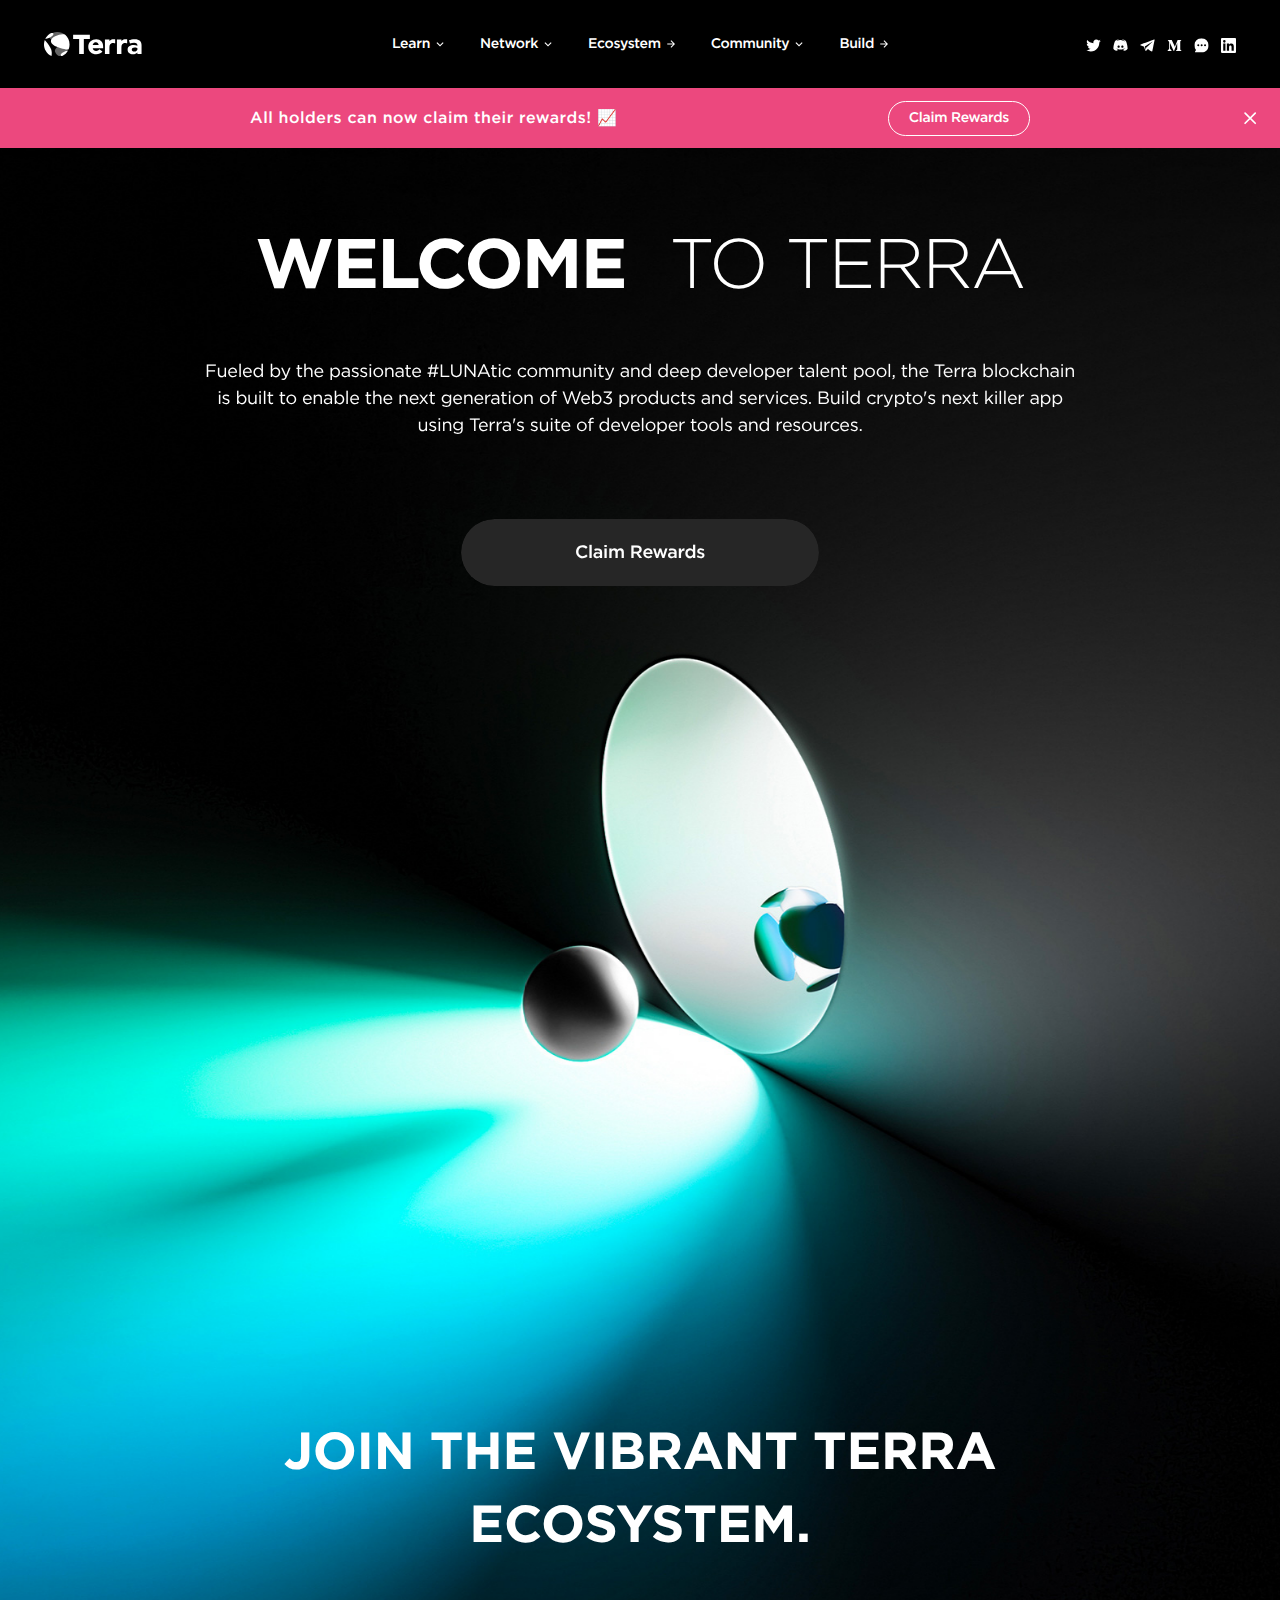
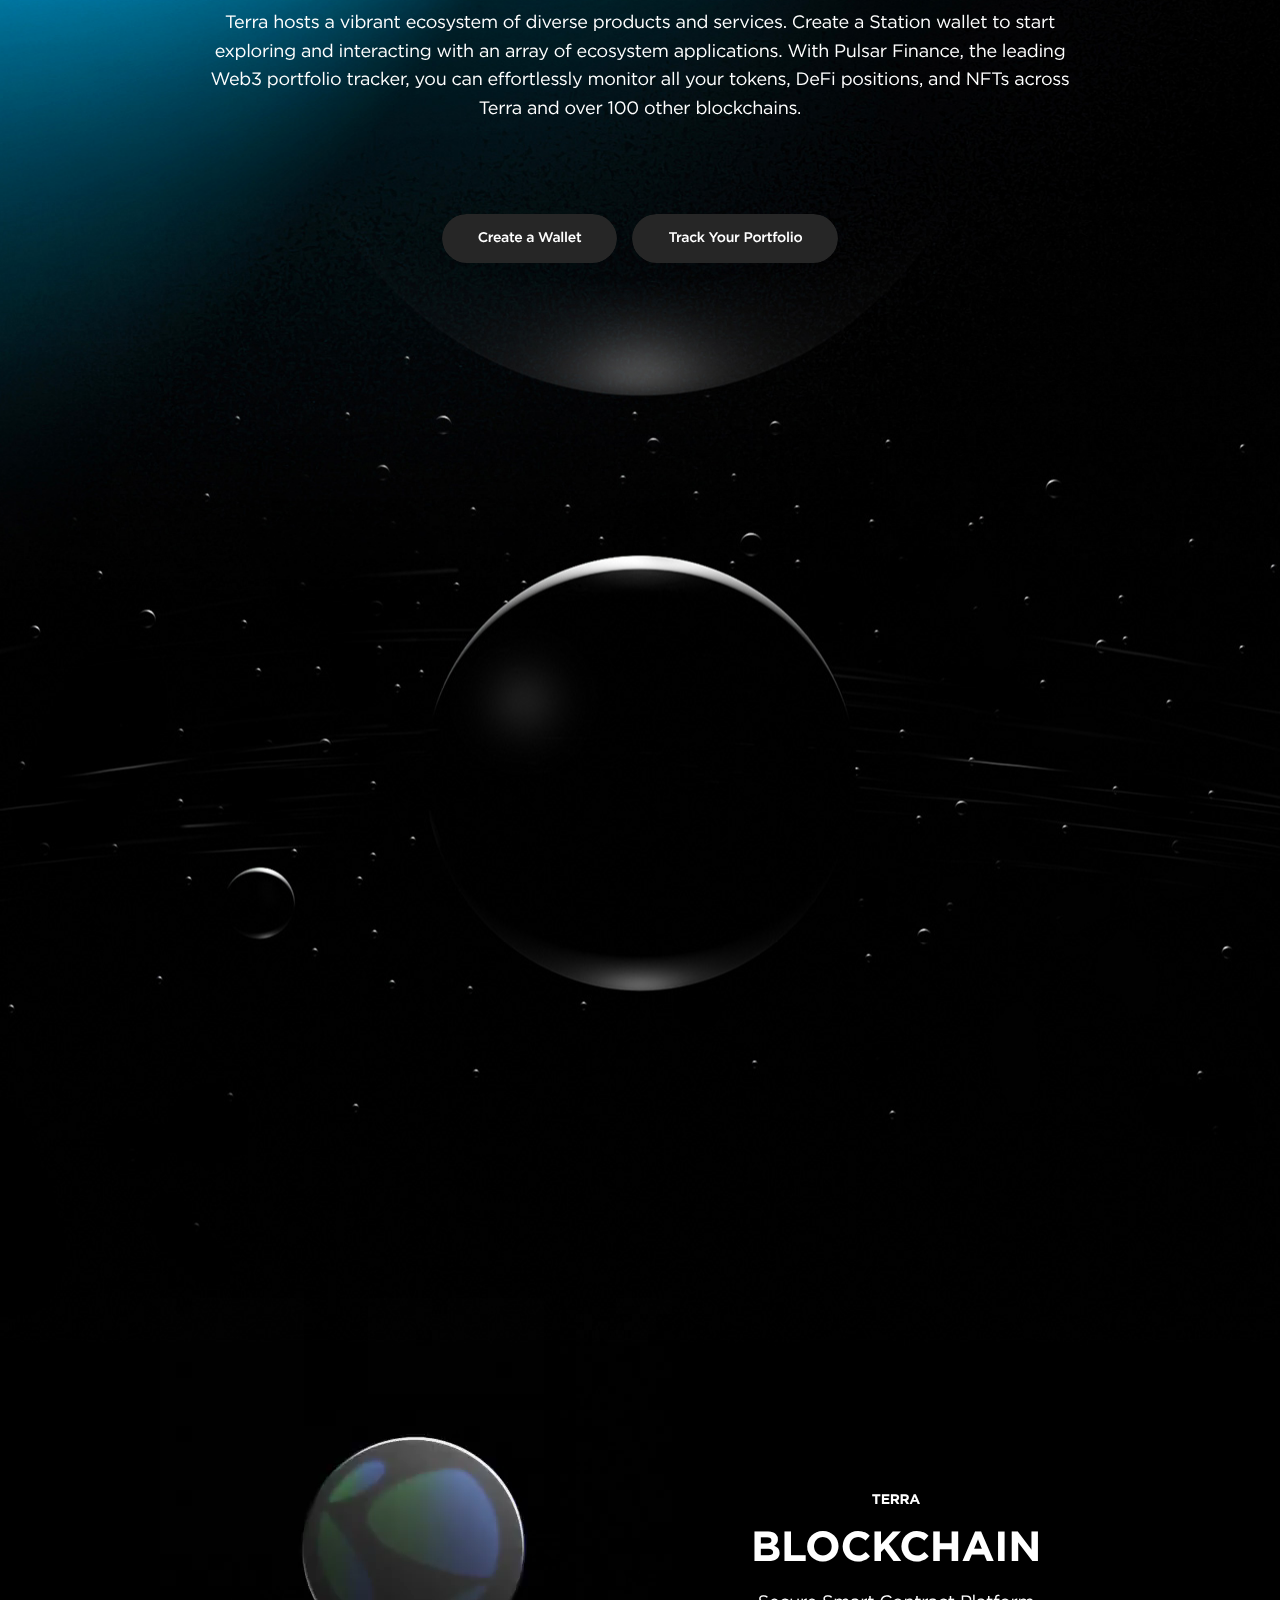
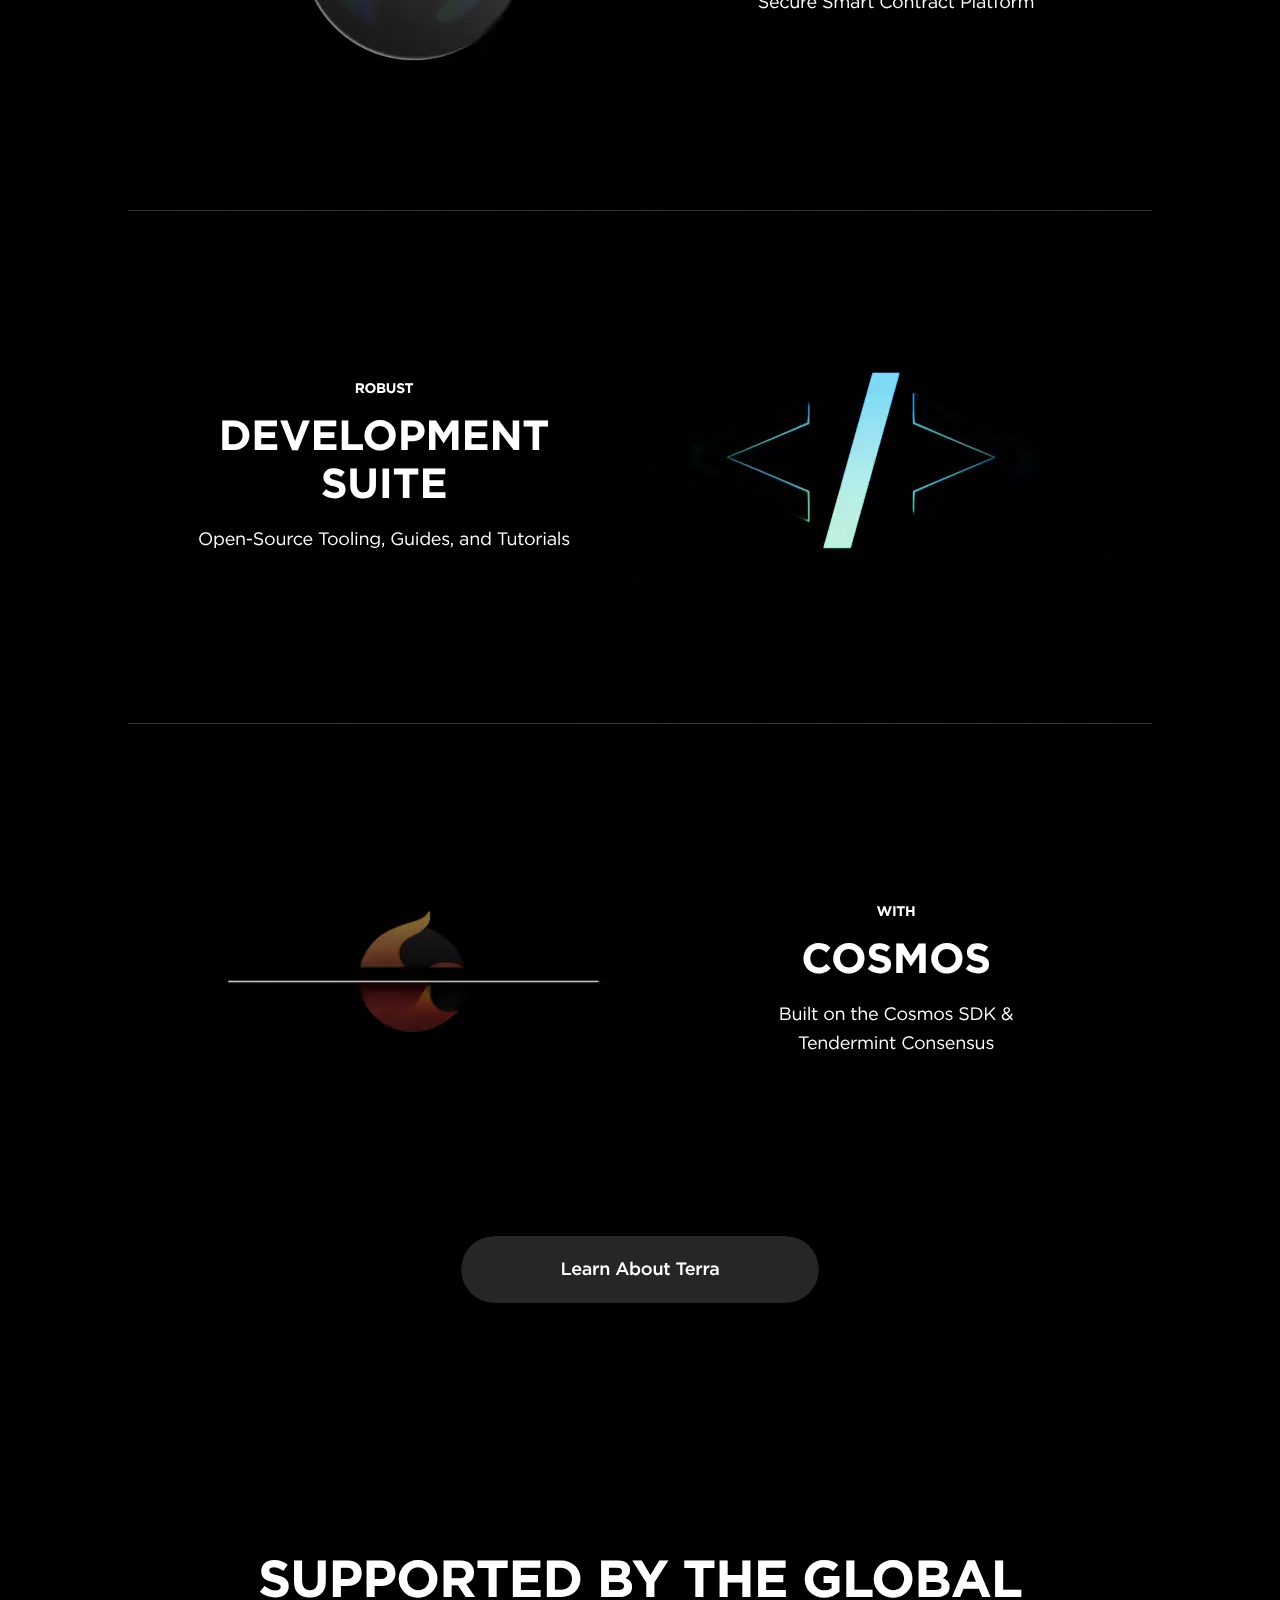
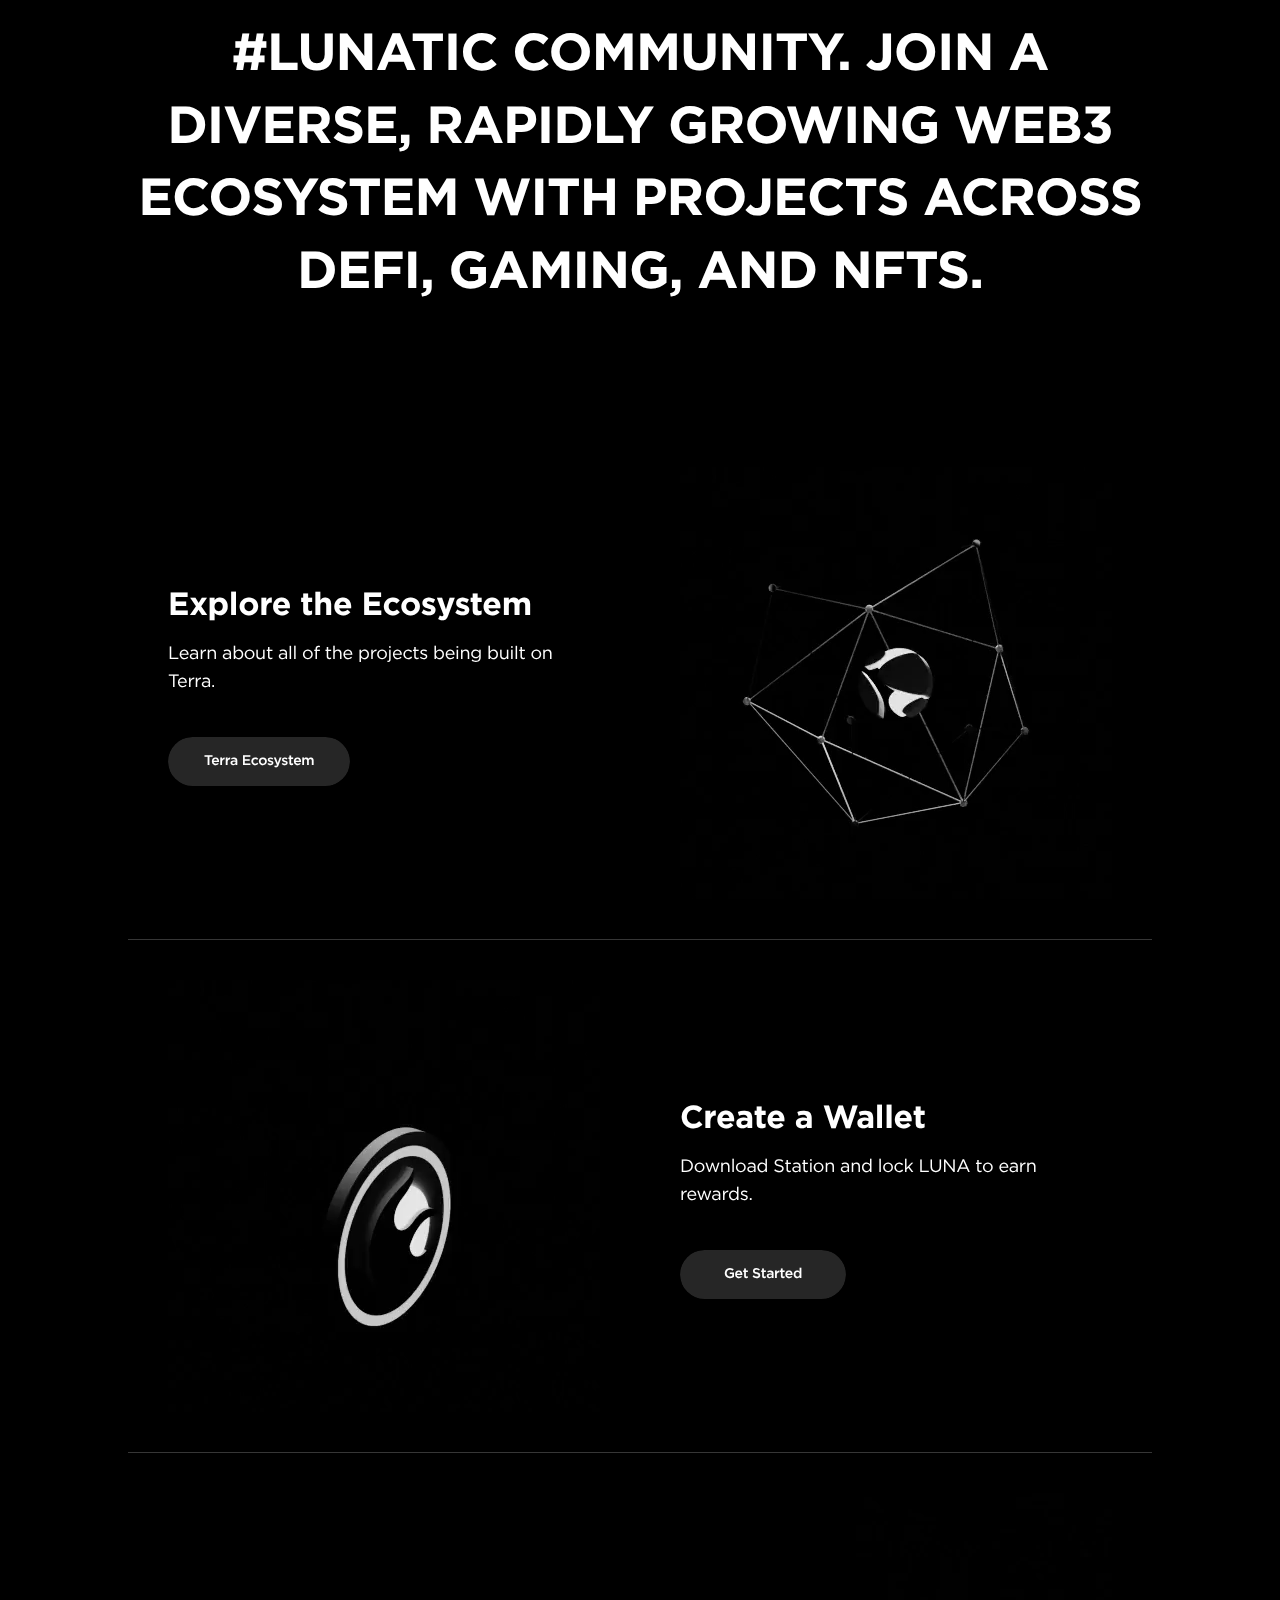
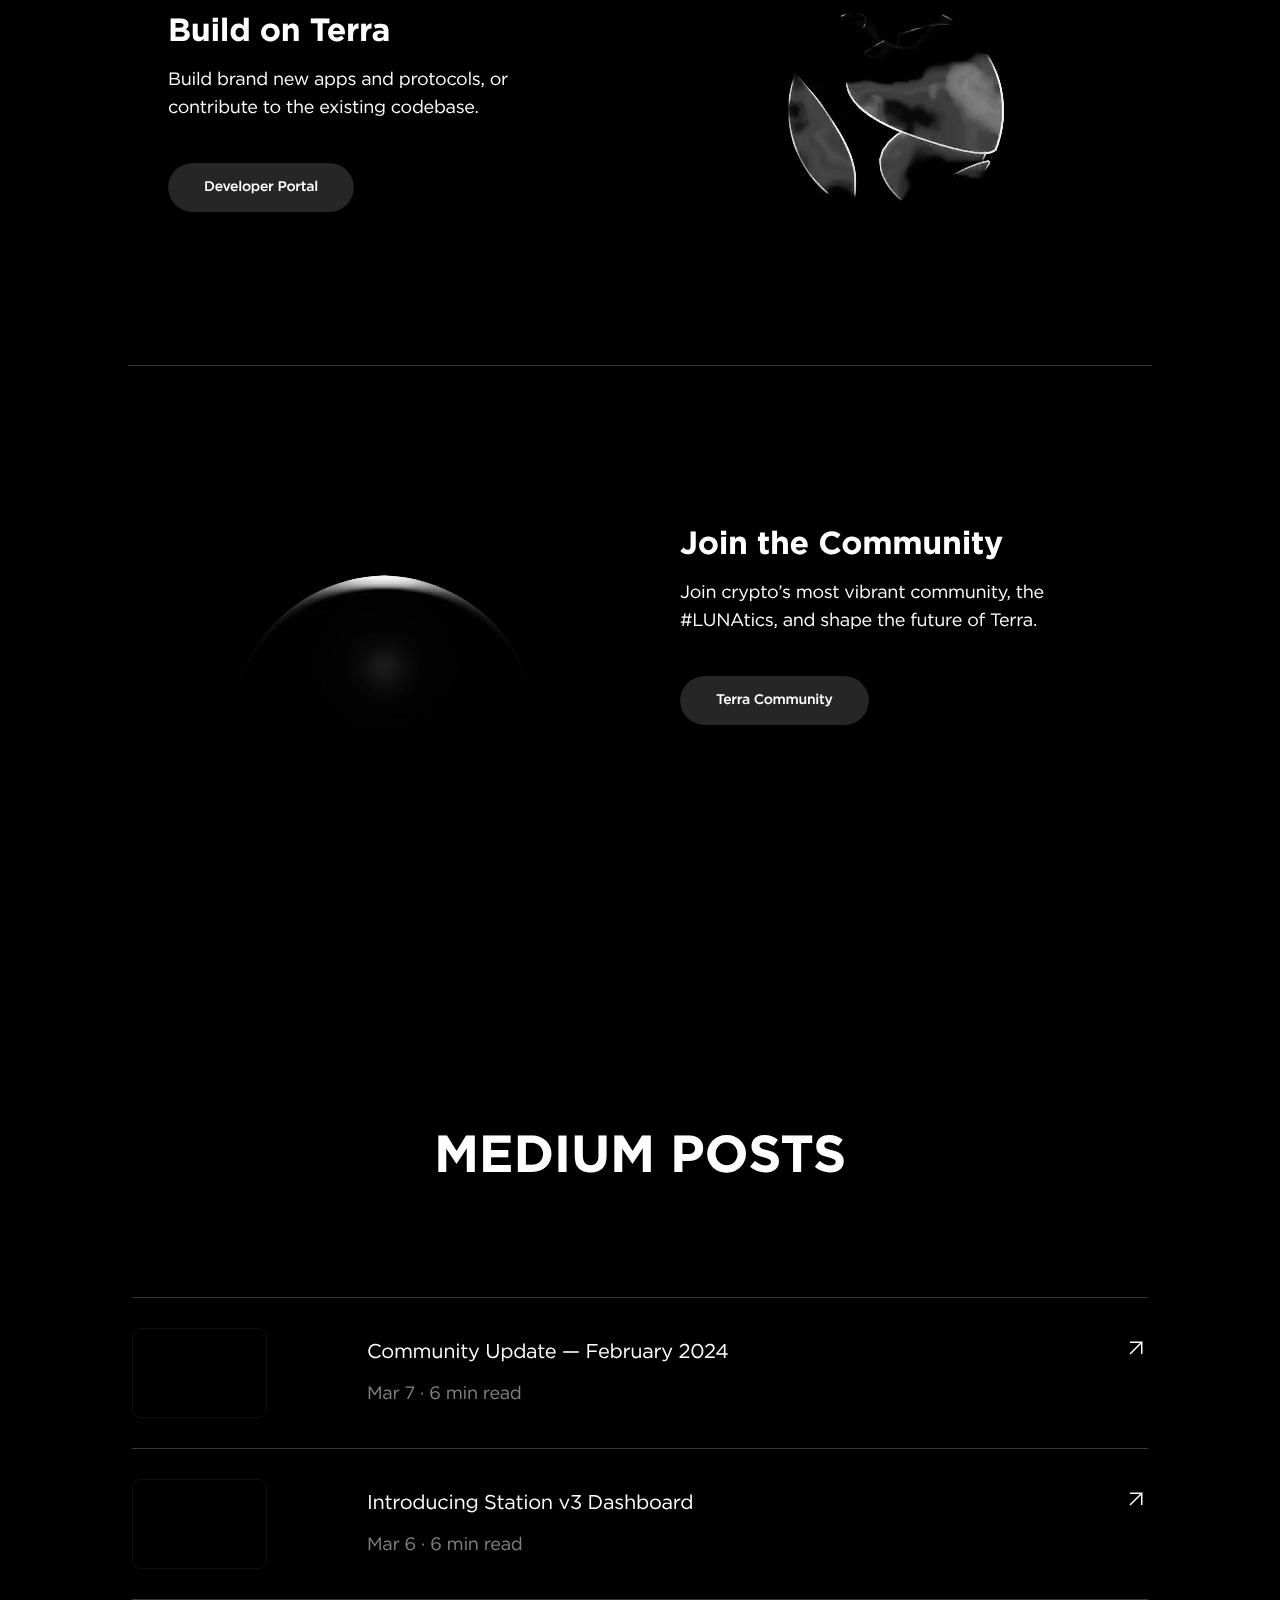
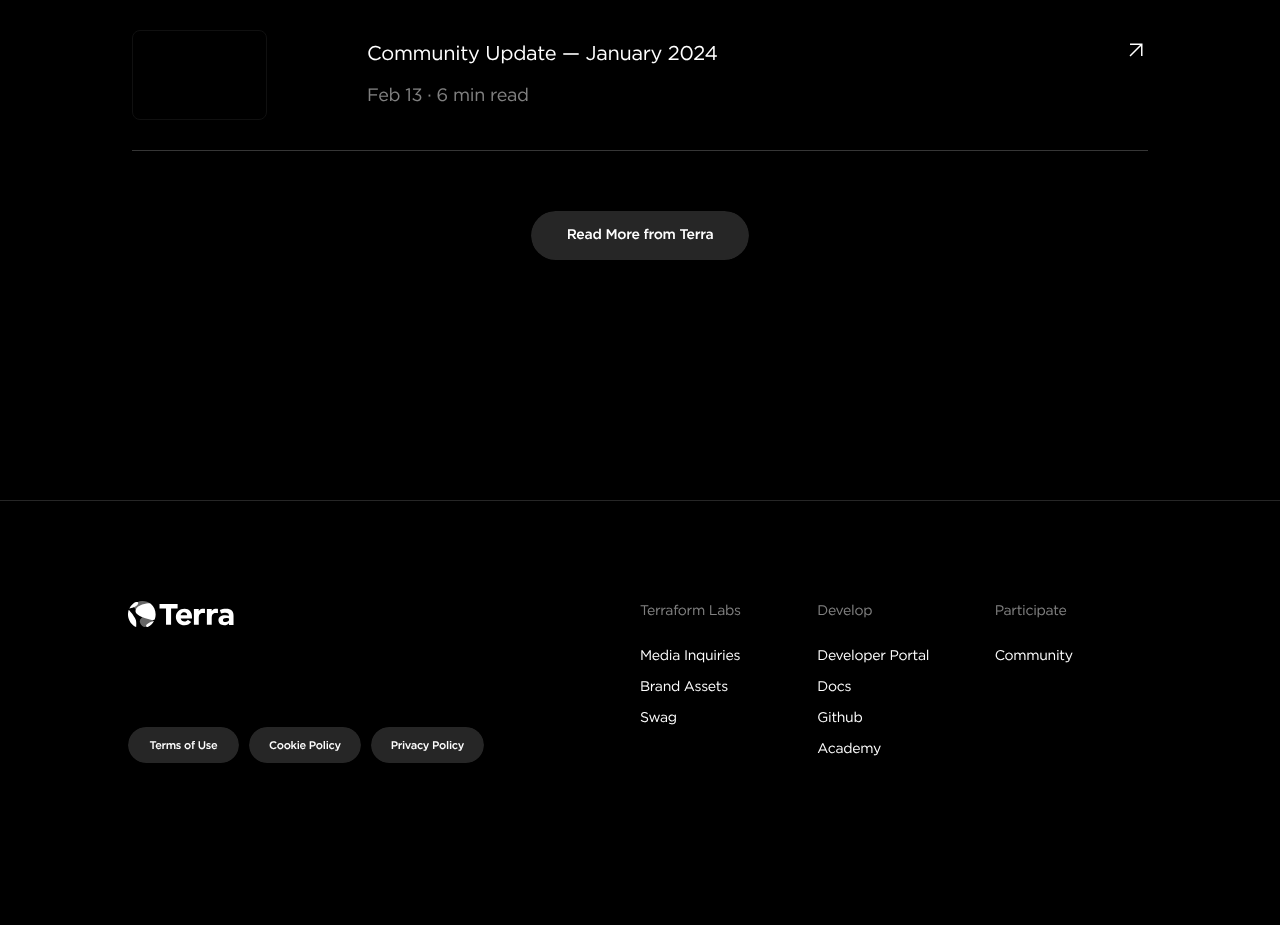
<file: index.html>
<!DOCTYPE html><!-- Last Published: Fri May 31 2024 11:27:49 GMT+0000 (Coordinated Universal Time) --><html data-wf-domain="www.terra.money" data-wf-page="62c282d5270c79bcdc855286" data-wf-site="611153e7af981472d8da199c" class="w-mod-js wf-ibmplexmono-n4-active wf-inter-n5-active wf-inter-n8-active wf-inter-n1-active wf-inter-n2-active wf-inter-n6-active wf-inter-n9-active wf-inter-n3-active wf-inter-n4-active wf-inter-n7-active wf-ibmplexmono-n6-active wf-active w-mod-ix" data-scrapbook-source="https://www.terra.money/" data-scrapbook-create="20240910225147939" data-scrapbook-title="Terra"><head><style>.wf-force-outline-none[tabindex="-1"]:focus{outline:none;}</style><meta charset="UTF-8"><title>Terra</title><meta content="Fueled by a passionate community and deep developer talent pool, the Terra blockchain is built to enable the next generation of Web3 products and services." name="description"><meta content="Terra" property="og:title"><meta content="Fueled by a passionate community and deep developer talent pool, the Terra blockchain is built to enable the next generation of Web3 products and services." property="og:description"><meta content="https://cdn.prod.website-files.com/611153e7af981472d8da199c/631f59c0ea26ca616c11a46c_Meta_A.jpg" property="og:image"><meta content="Terra" property="twitter:title"><meta content="Fueled by a passionate community and deep developer talent pool, the Terra blockchain is built to enable the next generation of Web3 products and services." property="twitter:description"><meta content="https://cdn.prod.website-files.com/611153e7af981472d8da199c/631f59c0ea26ca616c11a46c_Meta_A.jpg" property="twitter:image"><meta property="og:type" content="website"><meta content="summary_large_image" name="twitter:card"><meta content="width=device-width, initial-scale=1" name="viewport"><link href="terramoney.9392a0fa3.min.css" rel="stylesheet" type="text/css"><link rel="stylesheet" href="css.css" media="all"><link href="6291aaf97d502b85e8c4797d_01_Tarra_color.png" rel="shortcut icon" type="image/x-icon"><link href="https://cdn.prod.website-files.com/611153e7af981472d8da199c/6291aae8ecee25391464697d_01_Tarra_color.png" rel="apple-touch-icon"><meta name="viewport" content="width=device-width, initial-scale=1, maximum-scale=1">

<!-- IE fix -->

<!-- [if lt IE 9]><script src="https://cdnjs.cloudflare.com/ajax/libs/html5shiv/3.7.3/html5shiv.min.js" type="text/javascript"></script><![endif] -->

<!-- Google Tag Manager -->

<!-- End Google Tag Manager -->

<style>

body {
    -moz-osx-font-smoothing: grayscale;
    -webkit-font-smoothing: antialiased;
		text-rendering: geometricPrecision;
}

a {
    text-decoration: inherit;
    color: inherit;
}
  
</style>
</head><body class="body-2"><div class="w-embed w-iframe"><!-- Google Tag Manager (noscript) -->
<noscript><iframe src="index_1.html" height="0" width="0" style="display:none;visibility:hidden"></iframe></noscript>
<!-- End Google Tag Manager (noscript) --></div><img src="611153e7af98148c5cda19da_loader.svg" alt="" class="loader invert-color"><div class="w-embed"><style>
.button-2-0 {
	transform: translateZ(0);
  -webkit-transform: translateZ(0);
  -webkit-mask-image: -webkit-radial-gradient(white, black);
  isolation: isolate;
  position: relative;
  overflow: hidden;
  user-select: none;
  -webkit-tap-highlight-color: transparent;
}

.button-2-0::before {
    content: '';
    display: block;
    position: absolute;
    left: 0;
    top: 0;
    right: 0;
    bottom: 0;
    z-index: 1;
    display: block;
    background-image: -webkit-gradient(linear,left top,right top,from(#228bbc),to(#002c81));
    background-image: linear-gradient(90deg,#228bbc,#002c81);
    opacity: 0;
    -webkit-transition: opacity .2s;
    transition: opacity .2s;
    mix-blend-mode: lighten;
}

.button-2-0.text::before {
	display: none;
}

.button-2-0.blue::before {
  opacity: 1;
}

.button-2-0:hover::before {
  opacity: 1;
}

.button-2-0.blue:hover {
	opacity: .85;
}

.button-2-0.text {
  background: -webkit-linear-gradient(45deg, #F66C55, #EDC03C);
  -webkit-background-clip: text;
  -webkit-text-fill-color: transparent;
	transition: 0.2s;
}

.button-2-0.text::after {
	content: '';
  display: block;
  height: 1px;
  width: 100%;
	background: -webkit-linear-gradient(45deg, #F66C55, #EDC03C);
  transition: 0.2s;
}

.button-2-0.text:hover {
  	background: -webkit-linear-gradient(45deg, #FFFFFF, #FFFFFF);
    -webkit-background-clip: text;
    -webkit-text-fill-color: transparent;
}

.button-2-0.text:hover::after {
	background: -webkit-linear-gradient(45deg, #FFFFFF, #FFFFFF);
  height: 1px;
}
</style></div><div class="contents w-container"><div data-animation="default" class="navbar-2-0 w-nav" data-easing2="ease" data-easing="ease" data-collapse="medium" data-w-id="cd701d5a-9398-6839-6929-678678e0ac8e" role="banner" data-no-scroll="1" data-duration="400" data-doc-height="1"><div class="navbar-2"><div class="container-nav"><a href="" aria-current="page" class="terralogo responsive _2-0 w-nav-brand w--current" aria-label="home"><img alt="" loading="lazy" src="62c3d1dc74792a9e998196ef_Terra-logo-grayscale.svg" class="terra-logo _2-0"></a><nav role="navigation" class="menu _2-0 w-nav-menu"><div class="menu-left _2-0"><a href="" aria-current="page" class="terralogo _2-0 w-nav-brand w--current" aria-label="home"><img alt="" height="26" src="62c3d1dc74792a9e998196ef_Terra-logo-grayscale.svg" loading="lazy" class="image-15"></a></div><div class="menu-center _2-0"><div data-delay="0" data-hover="false" class="dropdown-3 _2-0 w-dropdown"><div class="dropdown-toggle _2-0 toggle w-dropdown-toggle" id="w-dropdown-toggle-0" aria-controls="w-dropdown-list-0" aria-haspopup="menu" aria-expanded="false" role="button" tabindex="0"><div class="dropdown-toggle-text _2-0">Learn</div><div class="caret _2-0 w-embed"><svg width="8" height="8" xmlns="http://www.w3.org/2000/svg"><path fill="#FFF" fill-rule="nonzero" d="M4.036 6.571.5 3.036l.786-.786L4.037 5l2.748-2.75.786.786z"></path></svg></div></div><nav class="dropdown-list-3 _2-0 w-dropdown-list" id="w-dropdown-list-0" aria-labelledby="w-dropdown-toggle-0"><div class="dropdown-overflow _2-0"><div class="dropdown-inner-shadow _2-0" style="opacity: 0;"></div><div class="dropdown-bg" style="transform: translate3d(0px, -100%, 0px) scale3d(1, 1, 1) rotateX(0deg) rotateY(0deg) rotateZ(0deg) skew(0deg, 0deg); transform-style: preserve-3d; opacity: 0;"><div class="dropdown-bg-full blur _2-0"></div></div><div class="dropdown-list-body"><div class="container _2-0"><div class="dropdown-grid learn"><div class="dropdown-column first" style="opacity: 0; transform: translate3d(0px, -20px, 0px) scale3d(1, 1, 1) rotateX(0deg) rotateY(0deg) rotateZ(0deg) skew(0deg, 0deg); transform-style: preserve-3d;"><div class="dropdown-column-title _2-0">Start Here</div><a href="https://www.terra.money/about-terra" class="dropdown-links w-inline-block" tabindex="0"><div>About Terra</div><p class="dropdown-links-text">Learn about Terra, LUNA, and more</p></a><div class="dropdown-column-title _2-0 onbottom">Discover Terra</div><a href="http://docs.terra.money/" target="_blank" class="dropdown-links w-inline-block" tabindex="0"><div>Terra Docs</div><p class="dropdown-links-text">Discover all things Terra</p></a><a href="http://agora.terra.money/" target="_blank" class="dropdown-links w-inline-block" tabindex="0"><div>Research Forum</div><p class="dropdown-links-text">Participate in Terra governance discussions</p></a><a href="https://medium.com/terra-money" target="_blank" class="dropdown-links w-inline-block" tabindex="0"><div>Medium</div><p class="dropdown-links-text">Read the latest from Terra</p></a><div class="dropdown-column-title _2-0 onbottom">Glossary</div><a href="https://docs.terra.money/docs/learn/glossary.html" target="_blank" class="dropdown-links w-inline-block" tabindex="0"><div>Terra Glossary</div><p class="dropdown-links-text">Learn about terms specific to Terra</p></a></div><div class="dropdown-column fourth" style="opacity: 0; transform: translate3d(0px, -20px, 0px) scale3d(1, 1, 1) rotateX(0deg) rotateY(0deg) rotateZ(0deg) skew(0deg, 0deg); transform-style: preserve-3d;"><div class="dropdown-column-title _2-0">Community Content</div><a href="https://www.youtube.com/c/RebelDefi/videos" target="_blank" class="dropdown-links w-inline-block" tabindex="0"><div>Rebel DeFi</div><p class="dropdown-links-text">Watch Terra app walkthroughs and tutorials</p></a><a href="https://terraspaces.org/terra-2-0-projects-and-protocols/" target="_blank" class="dropdown-links w-inline-block" tabindex="0"><div>Terraspaces</div><p class="dropdown-links-text">Listen to recorded Terra community Twitter Spaces</p></a><a href="https://www.youtube.com/c/RebelDefi/playlists" target="_blank" class="dropdown-links hide w-inline-block" tabindex="0"><div>Rebel Defi</div><p class="dropdown-links-text">Watch helpful Terra protocol walkthrough videos</p></a><a href="https://www.youtube.com/c/BitesDigitalGroup/videos" target="_blank" class="dropdown-links w-inline-block" tabindex="0"><div>Bites Digital Group</div><p class="dropdown-links-text">Get useful insights into the Terra ecosystem</p></a><a href="https://www.youtube.com/c/dankur/playlists" target="_blank" class="dropdown-links hide w-inline-block" tabindex="0"><div>Danku_r</div><p class="dropdown-links-text">Watch simple breakdowns of Terra protocols and concepts</p></a></div><div class="dropdown-column third" style="opacity: 0; transform: translate3d(0px, -20px, 0px) scale3d(1, 1, 1) rotateX(0deg) rotateY(0deg) rotateZ(0deg) skew(0deg, 0deg); transform-style: preserve-3d;"><div class="dropdown-column-title _2-0">wallet</div><a href="https://station.money/" target="_blank" class="dropdown-links has-icon large w-inline-block" tabindex="0"><div class="icon-text"><div class="dropdown-icons w-embed"><svg xmlns="http://www.w3.org/2000/svg" viewBox="0 0 120 120">
  <path fill="#fff" fill-rule="evenodd" d="m16.3228136 85.437315 25.7970527 13.7932472-16.074759 16.5190388c-.2287475.230287-.5644459.307049-.8655995.208097l-.1110369-.045387L.4731296 103.322014c-.48624586-.241064-.61806598-.862621-.3001242-1.279642l.07504924-.086018L16.3228136 85.437315Zm21.9145937-21.8390809.1110369.0453869 24.5953413 12.5902972c.4862458.2410639.618066.8626206.3001242 1.2796423l-.0750493.086018-18.7575579 19.2764243-25.7970527-13.7932472 18.757558-19.2764244c.200154-.2015009.4821924-.2854596.7513239-.2370108l.1142756.0289137Zm-9.6321695-40.009067.2662916.1310478 14.9966027 7.6331639c3.4247762-.9139757 6.9476093-.7306909 10.1077212.7658598l.3496075.1716987 10.2070706 5.1948799 10.225171-10.5074482 25.7970526 13.7932472-9.7931215 10.0643393 3.9970479 2.0346678c5.3898196 2.7443092 8.2953516 8.7071091 8.2061726 15.3538206l-.00825.3769423 3.042447 1.5481169c-3.21873.2227392-6.6908649 3.0164583-8.7551013 7.102381-1.3079531 2.5883565-1.8958237 5.3615393-1.6542223 7.8077219.1216235 1.2357649.4513727 2.3168226.9573192 3.212908l.157038.2632463-3.0259203-1.5394285c-5.2427409 4.1095737-11.7559071 5.3998405-17.1892953 2.805534l-.31225-.1539889-14.3323955-7.2958956 3.0141157-3.0970236c.7106387-.7148193 1.0451033-1.7621677.8766905-2.7826611-.1571852-.9531976-.7366649-1.7866742-1.5644025-2.2660335l-.1811088-.0972142L39.4209342 61.532969c-.4666764-.2314277-.957749-.3467466-1.4480347-.3467466-.7870409 0-1.5310988.2827354-2.1170011.799535l-.1557837.146712-3.8435877 3.9508574c-1.178758-1.2902291-2.1333427-2.7954962-2.8401136-4.4604381l-.1865937-.4579924-15.0154901-7.6418523c-6.62948055-3.3742628-8.63311985-12.7814423-4.47552896-21.0109471 4.04672826-8.0085483 12.43696696-11.95091 18.99429256-9.0478591l.2721446.1249293Zm77.8052432 48.9082605c.478481 0 .919975.1011015 1.312675.300935 2.406571 1.2250659 2.638729 5.8251846.506812 10.0453827-1.733706 3.4303426-4.636858 5.8259745-7.060743 5.8259745-.479268 0-.920761-.1011016-1.3134615-.300935-1.2310543-.6262426-1.6873394-2.0399551-1.8550271-3.0667719l-.045874-.3263318a7.59084487 7.59084487 0 0 1-.0161709-.1493984c-.1967438-2.0022838.3037725-4.3118214 1.4110469-6.5020908 1.7329196-3.4303426 4.6368586-5.8267643 7.0607426-5.8267643Zm-66.9848249-42.034216c-5.497023 0-11.2742092 3.7699805-14.4221107 9.9995711-4.0080656 7.9340989-2.2775067 16.9447708 3.7908604 20.6065411-.6626333-1.727414-1.0679256-3.6033209-1.2048593-5.5676917-.5949534-.9849498-1.0474642-2.1136534-1.3150359-3.373473-.6956862-3.263683-.1495253-6.8985982 1.5369629-10.2365277 2.3522694-4.6554086 6.6255457-7.8709104 10.8287812-8.2326643 1.6542222-1.0402397 3.3989466-1.8119286 5.1704281-2.290581-1.403177-.5947613-2.8795428-.9051745-4.3850267-.9051745ZM94.8204643 7.04228707l.1110369.04538689L119.526843 19.6779712c.486245.2410639.618065.8626206.300124 1.2796423l-.07505.0860179-16.905804 17.3736624-25.7970531-13.7932472L93.9548648 7.25038421c.2287475-.23028677.5644459-.30704903.8655995-.20809714Z"></path>
</svg></div><div>Station</div></div><p class="dropdown-links-text">Stake, vote, and interact with your wallet on Terra</p></a><div class="dropdown-column-title _2-0 onbottom">Guides</div><a href="https://www.terra.money/get-luna" class="dropdown-links w-inline-block" tabindex="0"><div>Get LUNA</div><p class="dropdown-links-text">Learn how to add LUNA to your wallet</p></a><a href="https://setup.station.money/" target="_blank" class="dropdown-links w-inline-block" tabindex="0"><div>Terra Wallet Guide</div><p class="dropdown-links-text">Learn how to setup a Station wallet</p></a><div class="dropdown-column-title _2-0 onbottom">Download wallet</div><div class="w-layout-grid grid-6 downloads"><a href="https://chromewebstore.google.com/detail/station-wallet/aiifbnbfobpmeekipheeijimdpnlpgpp" target="_blank" class="dropdown-links has-icon pc w-inline-block" tabindex="0"><div class="icon-text"><div class="dropdown-icons w-embed"><svg xmlns="http://www.w3.org/2000/svg" viewBox="0 0 226 226">
  <path d="M65.307 83.651 44.782 22.916C63.74 8.537 87.371 0 113 0c42.059 0 78.748 22.98 98.204 57.067h-95.539c-.884-.041-1.771-.067-2.665-.067-20.164 0-37.833 10.662-47.693 26.651ZM169 113c0 18.881-9.354 35.566-23.669 45.71l-70.927 60.523C86.447 223.61 99.444 226 113 226c62.408 0 113-50.592 113-113 0-12.563-2.053-24.644-5.837-35.933h-64.221C164.089 86.793 169 99.321 169 113ZM54.658 209.79l48.776-41.621c-22.018-3.792-39.63-20.43-44.845-41.927L28.691 37.771C10.85 57.75 0 84.106 0 113c0 41.061 21.902 77.003 54.658 96.79ZM113 148c19.33 0 35-15.67 35-35s-15.67-35-35-35-35 15.67-35 35 15.67 35 35 35Z" fill="#fff"></path>
</svg></div><div class="text-block-52">Chrome Extension</div></div></a><a href="https://microsoftedge.microsoft.com/addons/detail/station-wallet/ajkhoeiiokighlmdnlakpjfoobnjinie" target="_blank" class="dropdown-links has-icon pc w-inline-block" tabindex="0"><div class="icon-text"><div class="dropdown-icons w-embed"><svg xmlns="http://www.w3.org/2000/svg" width="12" height="12" viewBox="0 0 12 12" fill="none">
  <path d="M5.43021 7.68521C5.08521 7.30021 4.85021 6.84021 4.77521 6.32521C4.62521 6.55521 4.50021 6.80521 4.41021 7.07521C3.95021 8.45021 4.75021 10.1652 6.11021 10.6652C7.28021 11.0552 8.59521 10.3602 9.46021 9.60021C9.59021 9.42521 10.6152 8.52021 10.1052 8.42021C8.59521 9.19521 6.59521 8.97521 5.43021 7.68521ZM5.73021 4.78021C6.25021 4.77521 5.75021 4.56521 5.53521 4.40521C5.01521 4.12021 4.40521 3.98021 3.81521 3.98021C1.89021 4.00021 0.497709 5.20521 1.15021 7.20021C1.62021 9.14021 3.30521 10.7002 5.29521 10.9502C4.27021 10.3052 3.65021 9.09521 3.65021 7.89021C3.69021 6.62521 4.47021 5.14021 5.73021 4.78021ZM1.39021 4.12021C2.91021 3.00021 5.33021 3.09021 6.64021 4.50021C7.15021 5.05521 7.50021 6.00021 7.03521 6.68521C6.16521 7.62521 8.57521 7.75021 9.09021 7.61021C10.9602 7.25021 11.4552 5.07521 10.5652 3.57521C9.71521 1.87521 7.83021 0.985209 5.98021 1.00021C3.95021 0.965209 2.12521 2.25021 1.39021 4.12021Z" fill="white"></path>
</svg></div><div>Edge Add-on</div></div></a><a href="https://apps.apple.com/app/id1548434735" target="_blank" class="dropdown-links has-icon w-inline-block" tabindex="0"><div class="icon-text"><div class="dropdown-icons w-embed"><svg viewBox="0 0 27 27" fill="none" xmlns="http://www.w3.org/2000/svg">
<path fill-rule="evenodd" clip-rule="evenodd" d="M5.3 0H20.8C23.7 0 26.1 2.4 26.1 5.3V20.8C26.1 23.7 23.7 26.1 20.8 26.1H5.3C2.4 26.1 0 23.7 0 20.8V5.3C0 2.4 2.4 0 5.3 0ZM20.3 14.8C21 14.8 21.5 15.3 21.5 16C21.5 16.7 21 17.2 20.3 17.2H19.2L20.2 18.9C20.5 19.5 20.3 20.2 19.7 20.5C19.1 20.8 18.4 20.6 18.1 20L16.5 17.1L15 14.8H15.1L13.7 12.4L15.1 10L17.9 14.9L20.3 14.8V14.8ZM10.7 7.2C10.4 6.6 10.6 5.9 11.2 5.6C11.8 5.3 12.5 5.5 12.8 6.1L13.1 6.6L13.3 6.2C13.6 5.6 14.4 5.4 14.9 5.7C15.5 6 15.7 6.8 15.4 7.3L14.5 8.9L13.8 10.1L11 14.8H13.9L15.3 17.2H9.7L8.2 19.9C7.9 20.5 7.1 20.7 6.6 20.4C6 20.1 5.8 19.3 6.1 18.8L7 17.3H5.8C5.1 17.3 4.6 16.8 4.6 16.1C4.6 15.4 5.1 14.9 5.8 14.9H8.3L11.7 9L10.7 7.2V7.2Z" fill="#fff"></path>
</svg></div><div>iOS Wallet</div></div></a><a href="https://play.google.com/store/apps/details?id=money.terra.station" target="_blank" class="dropdown-links has-icon w-inline-block" tabindex="0"><div class="icon-text"><div class="dropdown-icons w-embed"><svg viewBox="0 0 22 26" fill="none" xmlns="http://www.w3.org/2000/svg">
<path fill-rule="evenodd" clip-rule="evenodd" d="M0.6 24.7L11.1 14.2L14.8 17.9L2.3 24.8C1.8 25.1 1.2 25.1 0.8 24.8L0.6 24.7V24.7ZM10 13.1L0 23.1V3.1L10 13.1ZM16.3 9L21.2 11.7C21.7 12 22 12.5 22 13C22 13.5 21.7 14 21.2 14.3L16.2 17.1L12.2 13.1L16.3 9V9ZM0.5 1.4C0.6 1.3 0.7 1.2 0.8 1.2C1.3 0.899998 1.9 0.899998 2.3 1.2L15 8.2L11.1 12L0.5 1.4V1.4Z" fill="#fff"></path>
</svg></div><div>Android Wallet</div></div></a></div></div></div></div></div></div></nav></div><div data-delay="0" data-hover="false" class="dropdown-3 _2-0 w-dropdown"><div class="dropdown-toggle _2-0 toggle w-dropdown-toggle" id="w-dropdown-toggle-1" aria-controls="w-dropdown-list-1" aria-haspopup="menu" aria-expanded="false" role="button" tabindex="0"><div class="dropdown-toggle-text _2-0">Network</div><div class="caret _2-0 w-embed"><svg width="8" height="8" xmlns="http://www.w3.org/2000/svg"><path fill="#FFF" fill-rule="nonzero" d="M4.036 6.571.5 3.036l.786-.786L4.037 5l2.748-2.75.786.786z"></path></svg></div></div><nav class="dropdown-list-3 _2-0 w-dropdown-list" id="w-dropdown-list-1" aria-labelledby="w-dropdown-toggle-1"><div class="dropdown-overflow _2-0"><div class="dropdown-inner-shadow _2-0" style="opacity: 0;"></div><div class="dropdown-bg" style="transform: translate3d(0px, -100%, 0px) scale3d(1, 1, 1) rotateX(0deg) rotateY(0deg) rotateZ(0deg) skew(0deg, 0deg); transform-style: preserve-3d; opacity: 0;"><div class="dropdown-bg-full blur _2-0"></div></div><div class="dropdown-list-body"><div class="container _2-0"><div class="dropdown-grid"><div id="w-node-cd701d5a-9398-6839-6929-678678e0acf6-78e0ac8e" class="dropdown-column first" style="opacity: 0; transform: translate3d(0px, -20px, 0px) scale3d(1, 1, 1) rotateX(0deg) rotateY(0deg) rotateZ(0deg) skew(0deg, 0deg); transform-style: preserve-3d;"><div class="dropdown-column-title _2-0">Analytics</div><a href="https://app.pulsar.finance/portfolio" target="_blank" class="dropdown-links w-inline-block" tabindex="0"><div>Pulsar Finance</div><p class="dropdown-links-text">Track your Terra token and NFT portfolios</p></a><a href="https://tfm.com/terra2/trade/protrade?from=uluna&amp;to=ibc%2FB3504E092456BA618CC28AC671A71FB08C6CA0FD0BE7C8A5B5A3E2DD933CC9E4&amp;market=Astroport" target="_blank" class="dropdown-links w-inline-block" tabindex="0"><div>TFM</div><p class="dropdown-links-text">DEX aggregator for Terra tokens</p></a><a href="https://coinhall.org/?chains=Terra+2.0&amp;tab=All&amp;sort=Market+Cap&amp;dir=desc&amp;filter=All&amp;quote=usd" target="_blank" class="dropdown-links w-inline-block" tabindex="0"><div>Coinhall</div><p class="dropdown-links-text">View real-time Terra token prices, charts, and more</p></a><a href="https://terra.smartstake.io/stats" target="_blank" class="dropdown-links w-inline-block" tabindex="0"><div>Smartstake</div><p class="dropdown-links-text">View real-time Terra blockchain analytics</p></a></div><div id="w-node-cd701d5a-9398-6839-6929-678678e0acff-78e0ac8e" class="dropdown-column second" style="opacity: 0; transform: translate3d(0px, -20px, 0px) scale3d(1, 1, 1) rotateX(0deg) rotateY(0deg) rotateZ(0deg) skew(0deg, 0deg); transform-style: preserve-3d;"><div class="dropdown-column-title _2-0">Block explorers</div><a href="https://terrasco.pe/" target="_blank" class="dropdown-links w-inline-block" tabindex="0"><div><strong>Terrascope</strong></div><p class="dropdown-links-text">Block explorer maintained by community</p></a><a href="http://finder.terra.money/" target="_blank" class="dropdown-links w-inline-block" tabindex="0"><div>Terra Finder</div><p class="dropdown-links-text">Block explorer maintained by Terraform Labs</p></a><a href="https://www.mintscan.io/terra/" target="_blank" class="dropdown-links w-inline-block" tabindex="0"><div>Mintscan</div><p class="dropdown-links-text">Block explorer maintained by Mintscan</p></a></div><div class="dropdown-column third" style="opacity: 0; transform: translate3d(0px, -20px, 0px) scale3d(1, 1, 1) rotateX(0deg) rotateY(0deg) rotateZ(0deg) skew(0deg, 0deg); transform-style: preserve-3d;"><div class="dropdown-column-title _2-0">Validators</div><a href="https://docs.terra.money/full-node/manage-a-terra-validator/" target="_blank" class="dropdown-links w-inline-block" tabindex="0"><div>Become a validator</div></a><a href="https://discord.gg/MqveD5Ngee" target="_blank" class="dropdown-links w-inline-block" tabindex="0"><div><span>Join the validator Discord</span></div></a></div><div class="dropdown-column fourth" style="opacity: 0; transform: translate3d(0px, -20px, 0px) scale3d(1, 1, 1) rotateX(0deg) rotateY(0deg) rotateZ(0deg) skew(0deg, 0deg); transform-style: preserve-3d;"><div class="dropdown-column-title _2-0">Bridges</div><a href="https://bridge.terra.money/" target="_blank" class="dropdown-links w-inline-block" tabindex="0"><div>Terra Bridge</div><p class="dropdown-links-text">Bridge powered by Terraform Labs</p></a><a href="https://www.portalbridge.com/#/transfer" target="_blank" class="dropdown-links w-inline-block" tabindex="0"><div>Portal Bridge</div><p class="dropdown-links-text">Bridge powered by Wormhole</p></a><a href="https://satellite.money/?destination_address=&amp;asset_denom=uusdc&amp;source=osmosis&amp;destination=terra" target="_blank" class="dropdown-links w-inline-block" tabindex="0"><div>Satellite</div><p class="dropdown-links-text">Bridge powered by Axelar</p></a><a href="https://tfm.com/bridge?chainFrom=phoenix-1" target="_blank" class="dropdown-links w-inline-block" tabindex="0"><div>TFM Bridge</div><p class="dropdown-links-text">Bridge powered by TFM</p></a></div></div></div></div></div></nav></div><div class="single-link _2-0"><a href="https://www.terra.money/ecosystem" class="single-link-block w-inline-block"><div class="banner-single-link-text">Ecosystem</div><div class="caret _2-0 right w-embed"><svg width="8" height="8" xmlns="http://www.w3.org/2000/svg"><path d="M8.009 3.918 4.26 7.666l-.707-.707 2.54-2.542-5.839.001v-1h5.839L3.554.877 4.26.17l3.748 3.748Z" fill="#FFF" fill-rule="nonzero"></path></svg></div></a></div><div data-delay="0" data-hover="false" class="dropdown-3 _2-0 hide w-dropdown"><div class="dropdown-toggle _2-0 toggle w-dropdown-toggle" id="w-dropdown-toggle-2" aria-controls="w-dropdown-list-2" aria-haspopup="menu" aria-expanded="false" role="button" tabindex="0"><div class="dropdown-toggle-text _2-0">Ecosystem</div><div class="caret _2-0 w-embed"><svg width="8" height="8" xmlns="http://www.w3.org/2000/svg"><path fill="#FFF" fill-rule="nonzero" d="M4.036 6.571.5 3.036l.786-.786L4.037 5l2.748-2.75.786.786z"></path></svg></div></div><nav class="dropdown-list-3 _2-0 w-dropdown-list" id="w-dropdown-list-2" aria-labelledby="w-dropdown-toggle-2"><div class="dropdown-overflow _2-0"><div class="dropdown-inner-shadow _2-0" style="opacity: 0;"></div><div class="dropdown-bg" style="transform: translate3d(0px, -100%, 0px) scale3d(1, 1, 1) rotateX(0deg) rotateY(0deg) rotateZ(0deg) skew(0deg, 0deg); transform-style: preserve-3d; opacity: 0;"><div class="dropdown-bg-full blur _2-0"></div></div><div class="dropdown-list-body"><div class="container _2-0"><div class="dropdown-grid onecol"><div class="dropdown-column first" style="opacity: 0; transform: translate3d(0px, -20px, 0px) scale3d(1, 1, 1) rotateX(0deg) rotateY(0deg) rotateZ(0deg) skew(0deg, 0deg); transform-style: preserve-3d;"><div class="dropdown-column-title _2-0">Apps</div><a href="#" class="button-2-0 full blue w-button" tabindex="0">See All Apps</a><div class="_40px-block"></div><a href="https://defillama.com/chain/Terra" target="_blank" class="dropdown-links w-inline-block" tabindex="0"><div>DeFi Llama</div><p class="dropdown-links-text">See Terra Apps by TVL</p></a><a href="https://terra.smartstake.io/projects" target="_blank" class="dropdown-links w-inline-block" tabindex="0"><div>Smart Stake</div><p class="dropdown-links-text">See a list of Terra projects</p></a></div></div><div class="dropdown-grid hide"><div class="dropdown-column first" style="opacity: 0; transform: translate3d(0px, -20px, 0px) scale3d(1, 1, 1) rotateX(0deg) rotateY(0deg) rotateZ(0deg) skew(0deg, 0deg); transform-style: preserve-3d;"><div class="dropdown-column-title">Apps</div><a id="w-node-cd701d5a-9398-6839-6929-678678e0ad42-78e0ac8e" href="https://www.terra.money/1-0/ecosystem-2" class="button-primary menu_button w-button" tabindex="0">See All Apps</a><a href="https://defillama.com/chain/Terra" target="_blank" class="dropdown-card w-inline-block" tabindex="0"><div class="dropdown-card-bg white small"></div><div class="dropdown-card-content"><div class="dropdown-card-title">DeFi Llama</div><p class="dropdown-card-text">See Terra Apps by TVL</p></div></a><a href="https://terra.smartstake.io/projects" target="_blank" class="dropdown-card w-inline-block" tabindex="0"><div class="dropdown-card-bg white small"></div><div class="dropdown-card-content"><div class="dropdown-card-title">Smart Stake</div><p class="dropdown-card-text">See a list of Terra projects</p></div></a></div><div id="w-node-cd701d5a-9398-6839-6929-678678e0ad52-78e0ac8e" class="dropdown-column second hide" style="opacity: 0; transform: translate3d(0px, -20px, 0px) scale3d(1, 1, 1) rotateX(0deg) rotateY(0deg) rotateZ(0deg) skew(0deg, 0deg); transform-style: preserve-3d;"><div class="dropdown-column-title">Builder ProgramS</div><a href="https://www.terra.money/1-0/fellowship" class="dropdown-card w-inline-block" tabindex="0"><div class="dropdown-card-bg white small"></div><div class="dropdown-card-content"><div class="dropdown-card-title">Fellowships</div><p class="dropdown-card-text">Apply for EIR programs, incubators, and accelerators supporting the Terra ecosystem</p></div></a><a href="https://www.terra.money/1-0/fellowship" class="dropdown-card w-inline-block" tabindex="0"><div class="dropdown-card-bg white small"></div><div class="dropdown-card-content"><div class="dropdown-card-title">Hackathons</div><p class="dropdown-card-text">Apply to participate in hackathons sponsored by the Terra community and corporate sponsors. Winners are eligible for up to $100K in prizes.</p></div></a><a href="https://www.terradappexpo.com/" target="_blank" class="link-block-2 w-inline-block" tabindex="0"><img sizes="100vw" srcset="6256a308c5188f6feb1934b1_TerradappExpo-p-500.png 500w, 6256a308c5188f6feb1934b1_TerradappExpo-p-800.png 800w, 6256a308c5188f6feb1934b1_TerradappExpo-p-1080.png 1080w, 6256a308c5188f6feb1934b1_TerradappExpo.png 1251w" src="6256a308c5188f6feb1934b1_TerradappExpo.png" loading="lazy" alt="" class="image-12"><div><div class="text-block-20"><strong class="bold-text-2">Join us at Terra Dapp Expo!</strong></div><div class="text-block-21">AT&amp;T Hotel &amp; Conference Center | Austin, Texas | June 9-10, 2022</div></div></a></div><div id="w-node-cd701d5a-9398-6839-6929-678678e0ad6b-78e0ac8e" class="dropdown-column third" style="opacity: 0; transform: translate3d(0px, -20px, 0px) scale3d(1, 1, 1) rotateX(0deg) rotateY(0deg) rotateZ(0deg) skew(0deg, 0deg); transform-style: preserve-3d;"><div class="dropdown-column-title">funding</div><a href="https://lfg.org/grants/" target="_blank" class="dropdown-card w-inline-block" tabindex="0"><div class="dropdown-card-bg white small"></div><div class="dropdown-card-content"><div class="dropdown-card-title">LFG</div><p class="dropdown-card-text">Apply for a grant from Luna Foundation Guard</p></div></a><a href="https://www.terra.money/1-0/capital" class="dropdown-card w-inline-block" tabindex="0"><div class="dropdown-card-bg white small"></div><div class="dropdown-card-content"><div class="dropdown-card-title">Terraform Capital</div><p class="dropdown-card-text">Apply for VC funding if you are creating a protocol or dApp using UST or the Terra blockchain</p></div></a><a href="https://www.terra.money/audit" target="_blank" class="dropdown-card w-inline-block" tabindex="0"><div class="dropdown-card-bg white small"></div><div class="dropdown-card-content"><div class="dropdown-card-title">Audit Reimbursements</div><p class="dropdown-card-text">Apply for an audit reimbursement up to $50,000 for your Terra project</p></div></a></div></div></div></div></div></nav></div><div data-delay="0" data-hover="false" class="dropdown-3 _2-0 w-dropdown"><div class="dropdown-toggle _2-0 toggle w-dropdown-toggle" id="w-dropdown-toggle-3" aria-controls="w-dropdown-list-3" aria-haspopup="menu" aria-expanded="false" role="button" tabindex="0"><div class="dropdown-toggle-text _2-0">Community</div><div class="caret _2-0 w-embed"><svg width="8" height="8" xmlns="http://www.w3.org/2000/svg"><path fill="#FFF" fill-rule="nonzero" d="M4.036 6.571.5 3.036l.786-.786L4.037 5l2.748-2.75.786.786z"></path></svg></div></div><nav class="dropdown-list-3 _2-0 w-dropdown-list" id="w-dropdown-list-3" aria-labelledby="w-dropdown-toggle-3"><div class="dropdown-overflow _2-0"><div class="dropdown-inner-shadow _2-0" style="opacity: 0;"></div><div class="dropdown-bg" style="transform: translate3d(0px, -100%, 0px) scale3d(1, 1, 1) rotateX(0deg) rotateY(0deg) rotateZ(0deg) skew(0deg, 0deg); transform-style: preserve-3d; opacity: 0;"><div class="dropdown-bg-full blur _2-0"></div></div><div class="dropdown-list-body"><div class="container _2-0"><div class="dropdown-grid community"><div id="w-node-cd701d5a-9398-6839-6929-678678e0ad90-78e0ac8e" class="dropdown-column second" style="opacity: 0; transform: translate3d(0px, -20px, 0px) scale3d(1, 1, 1) rotateX(0deg) rotateY(0deg) rotateZ(0deg) skew(0deg, 0deg); transform-style: preserve-3d;"><div class="dropdown-column-title _2-0">Bounties</div><a href="https://coinhall.org/rewards" target="_blank" class="dropdown-links w-inline-block" tabindex="0"><div>Genie</div><div class="dropdown-links-text">Get rewarded for completing campaigns</div></a></div><div id="w-node-cd701d5a-9398-6839-6929-678678e0ad9a-78e0ac8e" class="dropdown-column third" style="opacity: 0; transform: translate3d(0px, -20px, 0px) scale3d(1, 1, 1) rotateX(0deg) rotateY(0deg) rotateZ(0deg) skew(0deg, 0deg); transform-style: preserve-3d;"><div class="dropdown-column-title _2-0">Socials</div><div class="dropdown-subgrid socials _2-0"><a href="https://twitter.com/terra_money" target="_blank" class="dropdown-links has-icon large w-inline-block" tabindex="0"><div class="icon-text"><div class="dropdown-icons socials w-embed"><svg xmlns="http://www.w3.org/2000/svg" viewBox="0 0 20 20">
  <g fill="none" fill-rule="evenodd">
    <path fill="#fff" d="M17.4287905 4.49963955c.8253913-.49958983 1.4592464-1.29122232 1.7571015-2.23461854-.7718261.46267432-1.6272464.79901558-2.5378551.98031173-.728-.78506973-1.7676522-1.27563577-2.9168696-1.27563577-2.5800579 0-4.475942 2.43314192-3.89321737 4.95898277C6.51771805 6.76050911 3.57325428 5.1526338 1.60189196 2.7088274.55493544 4.52424988 1.05893544 6.89914734 2.83794993 8.10177244c-.65414492-.02132896-1.27095652-.2026251-1.80904347-.50533224-.0438261 1.87120591 1.28313043 3.6218212 3.2049855 4.0114848-.56243478.1542248-1.17843478.19032-1.8049855.068909.50805797 1.6045939 1.98353623 2.7719442 3.73333333 2.804758-1.68 1.3314192-3.79663768 1.926169-5.91652174 1.6735028 1.76846377 1.1460214 3.86968116 1.8146022 6.12591304 1.8146022 7.41959421 0 11.61147831-6.3338803 11.35826091-12.01476623.7807536-.57013946 1.4584347-1.28137818 1.9940869-2.09105825-.7166377.32157506-1.4868406.53814602-2.2951884.63576703Z"></path>
  </g>
</svg></div><div>Twitter</div></div></a><a href="https://medium.com/terra-money" target="_blank" class="dropdown-links has-icon large w-inline-block" tabindex="0"><div class="icon-text"><div class="dropdown-icons socials w-embed"><svg xmlns="http://www.w3.org/2000/svg" viewBox="0 0 20 20">
  <g fill="none" fill-rule="evenodd">
    <path fill="#fff" d="M2.90657227 5.50949728c.02325-.2284028-.064325-.45370862-.234825-.60700948l-1.736-2.09046634V2.5h5.39245l4.16795003 9.1322409L14.1603473 2.5h5.140575v.31202146l-1.4849 1.42229136c-.127875.09755509-.191425.25782418-.165075.41654477V15.1016408c-.02635.1579463.0372.3182154.165075.4157705l1.450025 1.4222914v.3120214h-7.2943v-.3120214l1.502725-1.4571325c.14725-.1471069.14725-.1904647.14725-.4157705V6.61976718L9.44524727 17.2176573h-.5642l-4.863125-10.59789012v7.10294012c-.0403.298085.0589.599267.268925.8145076l1.953775 2.3676467v.3127957h-5.5397v-.3127957l1.953775-2.3676467c.20925-.2160149.30225-.5187454.251875-.8145076V5.50949728"></path>
  </g>
</svg></div><div>Medium</div></div></a><a href="https://terra.sc/discord" target="_blank" class="dropdown-links has-icon large w-inline-block" tabindex="0"><div class="icon-text"><div class="dropdown-icons socials w-embed"><svg xmlns="http://www.w3.org/2000/svg" viewBox="0 0 20 20">
  <g fill="none" fill-rule="evenodd">
    <path fill="#fff" d="M12.5 13c-.8230163 0-1.5-.6757176-1.5-1.4996121C11 10.6757176 11.6617895 10 12.5 10s1.5.6757176 1.5 1.5003879C14 12.3242824 13.3382105 13 12.5 13m-5.0005343 0C6.67627929 13 6 12.3242824 6 11.5003879 6 10.6757176 6.6619263 10 7.4994657 10c.83838369 0 1.51466298.6757176 1.50030999 1.5003879C8.99977569 12.3242824 8.33784939 13 7.4994657 13m5.0869437-10.99970848-.2278692.28603094c2.7652494.92780645 4.0502826 2.2677435 4.0502826 2.2677435-1.6912755-1.0180241-3.3507987-1.51832194-4.8954534-1.71413524-1.1720325-.14352807-2.29363482-.10764605-3.28636031.03588202l-.27643155.03485682c-.56967314.05433562-1.95183092.28603094-3.69260261 1.12567015l-.96003932.51772625s1.35040551-1.41067589 4.27815188-2.33950754l-.16249693-.2142669s-2.22826247-.05331043-4.57045957 1.87509171C2.84313099 3.87538323.5 8.53594469.5 14.2862943c0 0 1.36628164 2.5896564 4.96175965 2.7137057l1.08985008-1.4814147c-2.06576554-.6786827-2.84649791-2.1078122-2.84649791-2.1078122l.45480462.3044845.06537233.0533104.06537233.0410081.01587613.0071764.06537233.041008c.40624232.2501489.81341853.4459622 1.18697469.6069187.66773163.2860309 1.46434013.5720618 2.39169329.7678751 1.21966085.250149 2.65131486.3393414 4.21277956.0174285.7648562-.1425029 1.5455886-.3926518 2.3590071-.7678752.5696732-.2316953 1.2037847-.5710367 1.8705825-1.0528809 0 0-.8134186 1.4639863-2.9445564 2.1252406L14.5223642 17C18.1682723 16.7785567 19.5 14.2862943 19.5 14.2862943c0-5.75034961-2.3421971-10.41091107-2.3421971-10.41091107-2.343131-1.92840214-4.5713935-1.87509171-4.5713935-1.87509171Z"></path>
  </g>
</svg></div><div>Discord</div></div></a><a href="https://agora.terra.money/" target="_blank" class="dropdown-links has-icon large w-inline-block" tabindex="0"><div class="icon-text"><div class="dropdown-icons socials w-embed"><svg viewBox="0 0 20 20" xmlns="http://www.w3.org/2000/svg"><path d="M10 0c5.523 0 10 4.477 10 10 0 5.43-4.327 9.848-9.72 9.996L10 20H1.744a.878.878 0 0 1-.806-1.228l.051-.1 1.342-2.254A9.96 9.96 0 0 1 0 10C0 4.477 4.477 0 10 0Zm4.977 8.505a1.406 1.406 0 1 0 0 2.813 1.406 1.406 0 0 0 0-2.813Zm-4.743 0a1.406 1.406 0 1 0 0 2.813 1.406 1.406 0 0 0 0-2.813Zm-4.743 0a1.406 1.406 0 1 0 0 2.813 1.406 1.406 0 0 0 0-2.813Z" fill="#FFF" fill-rule="nonzero"></path></svg></div><div>Forum</div></div></a><a href="http://t.me/TerraNetworkLobby" target="_blank" class="dropdown-links has-icon large w-inline-block" tabindex="0"><div class="icon-text"><div class="dropdown-icons socials w-embed"><svg xmlns="http://www.w3.org/2000/svg" viewBox="0 0 20 20">
  <g fill="none" fill-rule="evenodd">
    <path fill="#fff" d="M6.5 11.3774253 7.8618477 16l.3025427-2.9272968s5.2616474-4.88383609 8.261119-7.66756425c.0875995-.08180071.0997661-.21869169.0267665-.31468232-.0721885-.09599062-.2052099-.11852755-.304976-.05342087C12.6708977 7.32161267 6.5 11.3774253 6.5 11.3774253m8.5539837 6.4459114c.2549109.1824003.5834451.2280003.8763551.1160002.29291-.1128001.5082384-.3656004.5731536-.6720008.6879427-3.2672037 2.356738-11.53681325 2.9829321-14.50881666.0474989-.22400026-.031666-.45680052-.2058287-.6064007-.1741627-.14960017-.4156155-.19280022-.6309439-.11200013C15.3302691 3.28172004 5.10771009 7.15772449.92938853 8.72012629c-.2652023.09920011-.4377817.35680041-.42907357.63920073.00949978.28320033.19791216.52880061.46944765.61120071 1.87383235.56640067 4.3334847 1.35440157 4.3334847 1.35440157s1.14947384 3.508004 1.74875186 5.2920061c.07520662.2240002.24857768.4000004.47736414.4608005.22799481.0600001.47182259-.0032.64202705-.1656002.96264476-.9184011 2.45094424-2.3384027 2.45094424-2.3384027s2.8277689 2.0952024 4.4316491 3.2496037"></path>
  </g>
</svg></div><div>Telegram</div></div></a><a href="https://www.linkedin.com/company/terraform-labs/posts/?feedView=all&amp;viewAsMember=true" target="_blank" class="dropdown-links has-icon large w-inline-block" tabindex="0"><div class="icon-text"><div class="dropdown-icons socials w-embed"><svg viewBox="0 0 20 20"><path fill="#fff" d="M18.518 0c.76-.01 1.392.561 1.473 1.301l.009.14v17.116a1.464 1.464 0 0 1-1.34 1.438l-.142.005H1.476a1.46 1.46 0 0 1-1.468-1.303L0 18.557V1.443A1.46 1.46 0 0 1 1.335.007L1.475 0 18.519 0Zm-5.235 7.26a3.118 3.118 0 0 0-2.498 1.37l-.107.172h-.04V7.497H7.793v9.544h2.964v-4.865l.01-.284c.062-1.08.404-2.023 1.77-2.023 1.24 0 1.482.946 1.53 1.895l.004.13.006.256v4.891h2.964l.001-5.235-.005-.4-.015-.39c-.12-2.108-.806-3.66-3.298-3.752l-.44-.005Zm-7.352.237H2.965v9.544H5.93V7.497ZM4.45 2.753a1.72 1.72 0 1 0 0 3.44 1.72 1.72 0 0 0 0-3.44Z"></path></svg></div><div>LinkedIn</div></div></a></div></div></div></div></div></div></nav></div><div class="single-link _2-0 last"><a href="https://www.terra.money/build" class="single-link-block w-inline-block"><div class="banner-single-link-text">Build</div><div class="caret _2-0 right w-embed"><svg width="8" height="8" xmlns="http://www.w3.org/2000/svg"><path d="M8.009 3.918 4.26 7.666l-.707-.707 2.54-2.542-5.839.001v-1h5.839L3.554.877 4.26.17l3.748 3.748Z" fill="#FFF" fill-rule="nonzero"></path></svg></div></a></div></div><div class="menu-right _2-0"><div class="social-icons _2-0"><a href="https://twitter.com/terra_money" target="_blank" class="menu__social-icon _2-0 first w-inline-block"><div class="social-icon-svg w-embed"><svg xmlns="http://www.w3.org/2000/svg" viewBox="0 0 20 20">
  <g fill="none" fill-rule="evenodd">
    <path fill="#FFF" d="M17.4287905 4.49963955c.8253913-.49958983 1.4592464-1.29122232 1.7571015-2.23461854-.7718261.46267432-1.6272464.79901558-2.5378551.98031173-.728-.78506973-1.7676522-1.27563577-2.9168696-1.27563577-2.5800579 0-4.475942 2.43314192-3.89321737 4.95898277C6.51771805 6.76050911 3.57325428 5.1526338 1.60189196 2.7088274.55493544 4.52424988 1.05893544 6.89914734 2.83794993 8.10177244c-.65414492-.02132896-1.27095652-.2026251-1.80904347-.50533224-.0438261 1.87120591 1.28313043 3.6218212 3.2049855 4.0114848-.56243478.1542248-1.17843478.19032-1.8049855.068909.50805797 1.6045939 1.98353623 2.7719442 3.73333333 2.804758-1.68 1.3314192-3.79663768 1.926169-5.91652174 1.6735028 1.76846377 1.1460214 3.86968116 1.8146022 6.12591304 1.8146022 7.41959421 0 11.61147831-6.3338803 11.35826091-12.01476623.7807536-.57013946 1.4584347-1.28137818 1.9940869-2.09105825-.7166377.32157506-1.4868406.53814602-2.2951884.63576703Z"></path>
  </g>
</svg></div></a><a href="https://terra.sc/discord" target="_blank" class="menu__social-icon _2-0 w-inline-block"><div class="social-icon-svg w-embed"><svg xmlns="http://www.w3.org/2000/svg" viewBox="0 0 20 20">
  <g fill="none" fill-rule="evenodd">
    <path fill="#FFF" d="M12.5 13c-.8230163 0-1.5-.6757176-1.5-1.4996121C11 10.6757176 11.6617895 10 12.5 10s1.5.6757176 1.5 1.5003879C14 12.3242824 13.3382105 13 12.5 13m-5.0005343 0C6.67627929 13 6 12.3242824 6 11.5003879 6 10.6757176 6.6619263 10 7.4994657 10c.83838369 0 1.51466298.6757176 1.50030999 1.5003879C8.99977569 12.3242824 8.33784939 13 7.4994657 13m5.0869437-10.99970848-.2278692.28603094c2.7652494.92780645 4.0502826 2.2677435 4.0502826 2.2677435-1.6912755-1.0180241-3.3507987-1.51832194-4.8954534-1.71413524-1.1720325-.14352807-2.29363482-.10764605-3.28636031.03588202l-.27643155.03485682c-.56967314.05433562-1.95183092.28603094-3.69260261 1.12567015l-.96003932.51772625s1.35040551-1.41067589 4.27815188-2.33950754l-.16249693-.2142669s-2.22826247-.05331043-4.57045957 1.87509171C2.84313099 3.87538323.5 8.53594469.5 14.2862943c0 0 1.36628164 2.5896564 4.96175965 2.7137057l1.08985008-1.4814147c-2.06576554-.6786827-2.84649791-2.1078122-2.84649791-2.1078122l.45480462.3044845.06537233.0533104.06537233.0410081.01587613.0071764.06537233.041008c.40624232.2501489.81341853.4459622 1.18697469.6069187.66773163.2860309 1.46434013.5720618 2.39169329.7678751 1.21966085.250149 2.65131486.3393414 4.21277956.0174285.7648562-.1425029 1.5455886-.3926518 2.3590071-.7678752.5696732-.2316953 1.2037847-.5710367 1.8705825-1.0528809 0 0-.8134186 1.4639863-2.9445564 2.1252406L14.5223642 17C18.1682723 16.7785567 19.5 14.2862943 19.5 14.2862943c0-5.75034961-2.3421971-10.41091107-2.3421971-10.41091107-2.343131-1.92840214-4.5713935-1.87509171-4.5713935-1.87509171Z"></path>
  </g>
</svg></div></a><a href="https://t.me/TerraNetworkLobby" target="_blank" class="menu__social-icon _2-0 w-inline-block"><div class="social-icon-svg w-embed"><svg xmlns="http://www.w3.org/2000/svg" viewBox="0 0 20 20">
  <g fill="none" fill-rule="evenodd">
    <path fill="#FFF" d="M6.5 11.3774253 7.8618477 16l.3025427-2.9272968s5.2616474-4.88383609 8.261119-7.66756425c.0875995-.08180071.0997661-.21869169.0267665-.31468232-.0721885-.09599062-.2052099-.11852755-.304976-.05342087C12.6708977 7.32161267 6.5 11.3774253 6.5 11.3774253m8.5539837 6.4459114c.2549109.1824003.5834451.2280003.8763551.1160002.29291-.1128001.5082384-.3656004.5731536-.6720008.6879427-3.2672037 2.356738-11.53681325 2.9829321-14.50881666.0474989-.22400026-.031666-.45680052-.2058287-.6064007-.1741627-.14960017-.4156155-.19280022-.6309439-.11200013C15.3302691 3.28172004 5.10771009 7.15772449.92938853 8.72012629c-.2652023.09920011-.4377817.35680041-.42907357.63920073.00949978.28320033.19791216.52880061.46944765.61120071 1.87383235.56640067 4.3334847 1.35440157 4.3334847 1.35440157s1.14947384 3.508004 1.74875186 5.2920061c.07520662.2240002.24857768.4000004.47736414.4608005.22799481.0600001.47182259-.0032.64202705-.1656002.96264476-.9184011 2.45094424-2.3384027 2.45094424-2.3384027s2.8277689 2.0952024 4.4316491 3.2496037"></path>
  </g>
</svg></div></a><a href="https://medium.com/terra-money" target="_blank" class="menu__social-icon _2-0 w-inline-block"><div class="social-icon-svg w-embed"><svg xmlns="http://www.w3.org/2000/svg" viewBox="0 0 20 20">
  <g fill="none" fill-rule="evenodd">
    <path fill="#FFF" d="M2.90657227 5.50949728c.02325-.2284028-.064325-.45370862-.234825-.60700948l-1.736-2.09046634V2.5h5.39245l4.16795003 9.1322409L14.1603473 2.5h5.140575v.31202146l-1.4849 1.42229136c-.127875.09755509-.191425.25782418-.165075.41654477V15.1016408c-.02635.1579463.0372.3182154.165075.4157705l1.450025 1.4222914v.3120214h-7.2943v-.3120214l1.502725-1.4571325c.14725-.1471069.14725-.1904647.14725-.4157705V6.61976718L9.44524727 17.2176573h-.5642l-4.863125-10.59789012v7.10294012c-.0403.298085.0589.599267.268925.8145076l1.953775 2.3676467v.3127957h-5.5397v-.3127957l1.953775-2.3676467c.20925-.2160149.30225-.5187454.251875-.8145076V5.50949728"></path>
  </g>
</svg></div></a><a href="https://agora.terra.money/" target="_blank" class="menu__social-icon _2-0 w-inline-block"><div class="social-icon-svg smaller w-embed"><svg viewBox="0 0 20 20" xmlns="http://www.w3.org/2000/svg"><path d="M10 0c5.523 0 10 4.477 10 10 0 5.43-4.327 9.848-9.72 9.996L10 20H1.744a.878.878 0 0 1-.806-1.228l.051-.1 1.342-2.254A9.96 9.96 0 0 1 0 10C0 4.477 4.477 0 10 0Zm4.977 8.505a1.406 1.406 0 1 0 0 2.813 1.406 1.406 0 0 0 0-2.813Zm-4.743 0a1.406 1.406 0 1 0 0 2.813 1.406 1.406 0 0 0 0-2.813Zm-4.743 0a1.406 1.406 0 1 0 0 2.813 1.406 1.406 0 0 0 0-2.813Z" fill="#FFF" fill-rule="nonzero"></path></svg></div></a><a href="https://www.linkedin.com/company/terraform-labs/posts/?feedView=all&amp;viewAsMember=true" target="_blank" class="menu__social-icon _2-0 w-inline-block"><div class="social-icon-svg w-embed"><svg viewBox="0 0 20 20"><path fill="#fff" d="M18.518 0c.76-.01 1.392.561 1.473 1.301l.009.14v17.116a1.464 1.464 0 0 1-1.34 1.438l-.142.005H1.476a1.46 1.46 0 0 1-1.468-1.303L0 18.557V1.443A1.46 1.46 0 0 1 1.335.007L1.475 0 18.519 0Zm-5.235 7.26a3.118 3.118 0 0 0-2.498 1.37l-.107.172h-.04V7.497H7.793v9.544h2.964v-4.865l.01-.284c.062-1.08.404-2.023 1.77-2.023 1.24 0 1.482.946 1.53 1.895l.004.13.006.256v4.891h2.964l.001-5.235-.005-.4-.015-.39c-.12-2.108-.806-3.66-3.298-3.752l-.44-.005Zm-7.352.237H2.965v9.544H5.93V7.497ZM4.45 2.753a1.72 1.72 0 1 0 0 3.44 1.72 1.72 0 0 0 0-3.44Z"></path></svg></div></a></div></div></nav><div class="menu-button-2 _2-0 w-nav-button" style="-webkit-user-select: text;" aria-label="menu" role="button" tabindex="0" aria-controls="w-nav-overlay-0" aria-haspopup="menu" aria-expanded="false"><div class="menu-button-line top _2-0"></div><div class="menu-button-line middle _2-0"></div><div class="menu-button-line last _2-0"></div></div></div></div><div id="asn-navbar-bg" class="navbar-bg"><div class="w-embed"><style>
.caret svg { /* dropdown caret fill hover transition*/
	transition: fill .2s cubic-bezier(.4,0,.2,1);
}

.w-embed:before, .w-embed:after { /* sobreescribe el valor "display: table" que Webflow da por defecto estos pseudo elementos embed*/
	display: inherit;
}

@media screen and (max-width: 991px) {
	.dropdown-overflow { /* Remove the height behaviour from Desktop in Tablet*/
    max-height: none;
	}
  
  .w-nav-overlay {
    top: 56px;
  }
  
  .menu { /* In tablet, we want the whole menu to verticall scroll instead of each separate dropdown. */
  	height: calc(100vh - 55px) !important;
    overflow-x: hidden;
  }
}
  .single-link-block .caret._2-0.right svg path,
  .single-link-block .text-block-26,
  .dropdown-toggle._2-0 .dropdown-toggle-text._2-0,
  .menu__social-icon._2-0.-wfp-hover svg path,
  .menu__social-icon._2-0:hover svg path,
  .dropdown-links.has-icon svg,
  .dropdown-links.has-icon svg path,
  .dropdown-toggle._2-0 svg path
  {
    transition: all 0.2s;
  }

  .menu__social-icon._2-0.-wfp-hover svg path,
  .menu__social-icon._2-0:hover svg path,
  .dropdown-toggle.w--open svg path,
  .dropdown-links.has-icon:hover svg,
  .dropdown-links.has-icon:hover svg path {
    fill: #2aa5de;
  }
  
  .single-link-block.w--current svg path {
  	fill: #228bbc;
	}
  
  .dropdown-toggle.w--open .dropdown-toggle-text._2-0 {
    color: #2aa5de;
  }
  
	.dropdown-links:hover .dropdown-links-text {
  	color: #007FAD;
  }

@media screen and (min-width: 990px) {
    .dropdown-toggle._2-0:hover .dropdown-toggle-text._2-0 {
      color: #2aa5de;
    }

    .dropdown-overflow { 
        max-height: calc(100vh - 180px); /* mega menu max height when viewport is vertically short. 56px is the height of the navbar*/
        overflow-x: hidden; /* we want mega menus to be able to scroll vertically when needed but prevent any horizontal scroll*/
    }
    
  .single-link-block:hover .caret._2-0.right svg path,
  .dropdown-toggle._2-0:hover svg path {
    fill: #2aa5de;
  }
}
</style></div></div><div class="w-nav-overlay" data-wf-ignore="" id="w-nav-overlay-0"></div></div><div data-animation="default" class="navbar-2-0 w-nav" data-easing2="ease" data-easing="ease" data-collapse="medium" data-w-id="cd701d5a-9398-6839-6929-678678e0ac8e" role="banner" data-no-scroll="1" data-duration="400" data-doc-height="1"><div class="navbar-2"><div class="container-nav"><a href="" aria-current="page" class="terralogo responsive _2-0 w-nav-brand w--current" aria-label="home"><img alt="" loading="lazy" src="62c3d1dc74792a9e998196ef_Terra-logo-grayscale.svg" class="terra-logo _2-0"></a><nav role="navigation" class="menu _2-0 w-nav-menu"><div class="menu-left _2-0"><a href="" aria-current="page" class="terralogo _2-0 w-nav-brand w--current" aria-label="home"><img alt="" height="26" src="62c3d1dc74792a9e998196ef_Terra-logo-grayscale.svg" loading="lazy" class="image-15"></a></div><div class="menu-center _2-0"><div data-delay="0" data-hover="false" class="dropdown-3 _2-0 w-dropdown"><div class="dropdown-toggle _2-0 toggle w-dropdown-toggle" id="w-dropdown-toggle-4" aria-controls="w-dropdown-list-4" aria-haspopup="menu" aria-expanded="false" role="button" tabindex="0"><div class="dropdown-toggle-text _2-0">Learn</div><div class="caret _2-0 w-embed"><svg width="8" height="8" xmlns="http://www.w3.org/2000/svg"><path fill="#FFF" fill-rule="nonzero" d="M4.036 6.571.5 3.036l.786-.786L4.037 5l2.748-2.75.786.786z"></path></svg></div></div><nav class="dropdown-list-3 _2-0 w-dropdown-list" id="w-dropdown-list-4" aria-labelledby="w-dropdown-toggle-4"><div class="dropdown-overflow _2-0"><div class="dropdown-inner-shadow _2-0" style="opacity: 0;"></div><div class="dropdown-bg" style="transform: translate3d(0px, -100%, 0px) scale3d(1, 1, 1) rotateX(0deg) rotateY(0deg) rotateZ(0deg) skew(0deg, 0deg); transform-style: preserve-3d; opacity: 0;"><div class="dropdown-bg-full blur _2-0"></div></div><div class="dropdown-list-body"><div class="container _2-0"><div class="dropdown-grid learn"><div class="dropdown-column first" style="opacity: 0; transform: translate3d(0px, -20px, 0px) scale3d(1, 1, 1) rotateX(0deg) rotateY(0deg) rotateZ(0deg) skew(0deg, 0deg); transform-style: preserve-3d;"><div class="dropdown-column-title _2-0">Start Here</div><a href="https://www.terra.money/about-terra" class="dropdown-links w-inline-block" tabindex="0"><div>About Terra</div><p class="dropdown-links-text">Learn about Terra, LUNA, and more</p></a><div class="dropdown-column-title _2-0 onbottom">Discover Terra</div><a href="http://docs.terra.money/" target="_blank" class="dropdown-links w-inline-block" tabindex="0"><div>Terra Docs</div><p class="dropdown-links-text">Discover all things Terra</p></a><a href="http://agora.terra.money/" target="_blank" class="dropdown-links w-inline-block" tabindex="0"><div>Research Forum</div><p class="dropdown-links-text">Participate in Terra governance discussions</p></a><a href="https://medium.com/terra-money" target="_blank" class="dropdown-links w-inline-block" tabindex="0"><div>Medium</div><p class="dropdown-links-text">Read the latest from Terra</p></a><div class="dropdown-column-title _2-0 onbottom">Glossary</div><a href="https://docs.terra.money/docs/learn/glossary.html" target="_blank" class="dropdown-links w-inline-block" tabindex="0"><div>Terra Glossary</div><p class="dropdown-links-text">Learn about terms specific to Terra</p></a></div><div class="dropdown-column fourth" style="opacity: 0; transform: translate3d(0px, -20px, 0px) scale3d(1, 1, 1) rotateX(0deg) rotateY(0deg) rotateZ(0deg) skew(0deg, 0deg); transform-style: preserve-3d;"><div class="dropdown-column-title _2-0">Community Content</div><a href="https://www.youtube.com/c/RebelDefi/videos" target="_blank" class="dropdown-links w-inline-block" tabindex="0"><div>Rebel DeFi</div><p class="dropdown-links-text">Watch Terra app walkthroughs and tutorials</p></a><a href="https://terraspaces.org/terra-2-0-projects-and-protocols/" target="_blank" class="dropdown-links w-inline-block" tabindex="0"><div>Terraspaces</div><p class="dropdown-links-text">Listen to recorded Terra community Twitter Spaces</p></a><a href="https://www.youtube.com/c/RebelDefi/playlists" target="_blank" class="dropdown-links hide w-inline-block" tabindex="0"><div>Rebel Defi</div><p class="dropdown-links-text">Watch helpful Terra protocol walkthrough videos</p></a><a href="https://www.youtube.com/c/BitesDigitalGroup/videos" target="_blank" class="dropdown-links w-inline-block" tabindex="0"><div>Bites Digital Group</div><p class="dropdown-links-text">Get useful insights into the Terra ecosystem</p></a><a href="https://www.youtube.com/c/dankur/playlists" target="_blank" class="dropdown-links hide w-inline-block" tabindex="0"><div>Danku_r</div><p class="dropdown-links-text">Watch simple breakdowns of Terra protocols and concepts</p></a></div><div class="dropdown-column third" style="opacity: 0; transform: translate3d(0px, -20px, 0px) scale3d(1, 1, 1) rotateX(0deg) rotateY(0deg) rotateZ(0deg) skew(0deg, 0deg); transform-style: preserve-3d;"><div class="dropdown-column-title _2-0">wallet</div><a href="https://station.money/" target="_blank" class="dropdown-links has-icon large w-inline-block" tabindex="0"><div class="icon-text"><div class="dropdown-icons w-embed"><svg xmlns="http://www.w3.org/2000/svg" viewBox="0 0 120 120">
  <path fill="#fff" fill-rule="evenodd" d="m16.3228136 85.437315 25.7970527 13.7932472-16.074759 16.5190388c-.2287475.230287-.5644459.307049-.8655995.208097l-.1110369-.045387L.4731296 103.322014c-.48624586-.241064-.61806598-.862621-.3001242-1.279642l.07504924-.086018L16.3228136 85.437315Zm21.9145937-21.8390809.1110369.0453869 24.5953413 12.5902972c.4862458.2410639.618066.8626206.3001242 1.2796423l-.0750493.086018-18.7575579 19.2764243-25.7970527-13.7932472 18.757558-19.2764244c.200154-.2015009.4821924-.2854596.7513239-.2370108l.1142756.0289137Zm-9.6321695-40.009067.2662916.1310478 14.9966027 7.6331639c3.4247762-.9139757 6.9476093-.7306909 10.1077212.7658598l.3496075.1716987 10.2070706 5.1948799 10.225171-10.5074482 25.7970526 13.7932472-9.7931215 10.0643393 3.9970479 2.0346678c5.3898196 2.7443092 8.2953516 8.7071091 8.2061726 15.3538206l-.00825.3769423 3.042447 1.5481169c-3.21873.2227392-6.6908649 3.0164583-8.7551013 7.102381-1.3079531 2.5883565-1.8958237 5.3615393-1.6542223 7.8077219.1216235 1.2357649.4513727 2.3168226.9573192 3.212908l.157038.2632463-3.0259203-1.5394285c-5.2427409 4.1095737-11.7559071 5.3998405-17.1892953 2.805534l-.31225-.1539889-14.3323955-7.2958956 3.0141157-3.0970236c.7106387-.7148193 1.0451033-1.7621677.8766905-2.7826611-.1571852-.9531976-.7366649-1.7866742-1.5644025-2.2660335l-.1811088-.0972142L39.4209342 61.532969c-.4666764-.2314277-.957749-.3467466-1.4480347-.3467466-.7870409 0-1.5310988.2827354-2.1170011.799535l-.1557837.146712-3.8435877 3.9508574c-1.178758-1.2902291-2.1333427-2.7954962-2.8401136-4.4604381l-.1865937-.4579924-15.0154901-7.6418523c-6.62948055-3.3742628-8.63311985-12.7814423-4.47552896-21.0109471 4.04672826-8.0085483 12.43696696-11.95091 18.99429256-9.0478591l.2721446.1249293Zm77.8052432 48.9082605c.478481 0 .919975.1011015 1.312675.300935 2.406571 1.2250659 2.638729 5.8251846.506812 10.0453827-1.733706 3.4303426-4.636858 5.8259745-7.060743 5.8259745-.479268 0-.920761-.1011016-1.3134615-.300935-1.2310543-.6262426-1.6873394-2.0399551-1.8550271-3.0667719l-.045874-.3263318a7.59084487 7.59084487 0 0 1-.0161709-.1493984c-.1967438-2.0022838.3037725-4.3118214 1.4110469-6.5020908 1.7329196-3.4303426 4.6368586-5.8267643 7.0607426-5.8267643Zm-66.9848249-42.034216c-5.497023 0-11.2742092 3.7699805-14.4221107 9.9995711-4.0080656 7.9340989-2.2775067 16.9447708 3.7908604 20.6065411-.6626333-1.727414-1.0679256-3.6033209-1.2048593-5.5676917-.5949534-.9849498-1.0474642-2.1136534-1.3150359-3.373473-.6956862-3.263683-.1495253-6.8985982 1.5369629-10.2365277 2.3522694-4.6554086 6.6255457-7.8709104 10.8287812-8.2326643 1.6542222-1.0402397 3.3989466-1.8119286 5.1704281-2.290581-1.403177-.5947613-2.8795428-.9051745-4.3850267-.9051745ZM94.8204643 7.04228707l.1110369.04538689L119.526843 19.6779712c.486245.2410639.618065.8626206.300124 1.2796423l-.07505.0860179-16.905804 17.3736624-25.7970531-13.7932472L93.9548648 7.25038421c.2287475-.23028677.5644459-.30704903.8655995-.20809714Z"></path>
</svg></div><div>Station</div></div><p class="dropdown-links-text">Stake, vote, and interact with your wallet on Terra</p></a><div class="dropdown-column-title _2-0 onbottom">Guides</div><a href="https://www.terra.money/get-luna" class="dropdown-links w-inline-block" tabindex="0"><div>Get LUNA</div><p class="dropdown-links-text">Learn how to add LUNA to your wallet</p></a><a href="https://setup.station.money/" target="_blank" class="dropdown-links w-inline-block" tabindex="0"><div>Terra Wallet Guide</div><p class="dropdown-links-text">Learn how to setup a Station wallet</p></a><div class="dropdown-column-title _2-0 onbottom">Download wallet</div><div class="w-layout-grid grid-6 downloads"><a href="https://chromewebstore.google.com/detail/station-wallet/aiifbnbfobpmeekipheeijimdpnlpgpp" target="_blank" class="dropdown-links has-icon pc w-inline-block" tabindex="0"><div class="icon-text"><div class="dropdown-icons w-embed"><svg xmlns="http://www.w3.org/2000/svg" viewBox="0 0 226 226">
  <path d="M65.307 83.651 44.782 22.916C63.74 8.537 87.371 0 113 0c42.059 0 78.748 22.98 98.204 57.067h-95.539c-.884-.041-1.771-.067-2.665-.067-20.164 0-37.833 10.662-47.693 26.651ZM169 113c0 18.881-9.354 35.566-23.669 45.71l-70.927 60.523C86.447 223.61 99.444 226 113 226c62.408 0 113-50.592 113-113 0-12.563-2.053-24.644-5.837-35.933h-64.221C164.089 86.793 169 99.321 169 113ZM54.658 209.79l48.776-41.621c-22.018-3.792-39.63-20.43-44.845-41.927L28.691 37.771C10.85 57.75 0 84.106 0 113c0 41.061 21.902 77.003 54.658 96.79ZM113 148c19.33 0 35-15.67 35-35s-15.67-35-35-35-35 15.67-35 35 15.67 35 35 35Z" fill="#fff"></path>
</svg></div><div class="text-block-52">Chrome Extension</div></div></a><a href="https://microsoftedge.microsoft.com/addons/detail/station-wallet/ajkhoeiiokighlmdnlakpjfoobnjinie" target="_blank" class="dropdown-links has-icon pc w-inline-block" tabindex="0"><div class="icon-text"><div class="dropdown-icons w-embed"><svg xmlns="http://www.w3.org/2000/svg" width="12" height="12" viewBox="0 0 12 12" fill="none">
  <path d="M5.43021 7.68521C5.08521 7.30021 4.85021 6.84021 4.77521 6.32521C4.62521 6.55521 4.50021 6.80521 4.41021 7.07521C3.95021 8.45021 4.75021 10.1652 6.11021 10.6652C7.28021 11.0552 8.59521 10.3602 9.46021 9.60021C9.59021 9.42521 10.6152 8.52021 10.1052 8.42021C8.59521 9.19521 6.59521 8.97521 5.43021 7.68521ZM5.73021 4.78021C6.25021 4.77521 5.75021 4.56521 5.53521 4.40521C5.01521 4.12021 4.40521 3.98021 3.81521 3.98021C1.89021 4.00021 0.497709 5.20521 1.15021 7.20021C1.62021 9.14021 3.30521 10.7002 5.29521 10.9502C4.27021 10.3052 3.65021 9.09521 3.65021 7.89021C3.69021 6.62521 4.47021 5.14021 5.73021 4.78021ZM1.39021 4.12021C2.91021 3.00021 5.33021 3.09021 6.64021 4.50021C7.15021 5.05521 7.50021 6.00021 7.03521 6.68521C6.16521 7.62521 8.57521 7.75021 9.09021 7.61021C10.9602 7.25021 11.4552 5.07521 10.5652 3.57521C9.71521 1.87521 7.83021 0.985209 5.98021 1.00021C3.95021 0.965209 2.12521 2.25021 1.39021 4.12021Z" fill="white"></path>
</svg></div><div>Edge Add-on</div></div></a><a href="https://apps.apple.com/app/id1548434735" target="_blank" class="dropdown-links has-icon w-inline-block" tabindex="0"><div class="icon-text"><div class="dropdown-icons w-embed"><svg viewBox="0 0 27 27" fill="none" xmlns="http://www.w3.org/2000/svg">
<path fill-rule="evenodd" clip-rule="evenodd" d="M5.3 0H20.8C23.7 0 26.1 2.4 26.1 5.3V20.8C26.1 23.7 23.7 26.1 20.8 26.1H5.3C2.4 26.1 0 23.7 0 20.8V5.3C0 2.4 2.4 0 5.3 0ZM20.3 14.8C21 14.8 21.5 15.3 21.5 16C21.5 16.7 21 17.2 20.3 17.2H19.2L20.2 18.9C20.5 19.5 20.3 20.2 19.7 20.5C19.1 20.8 18.4 20.6 18.1 20L16.5 17.1L15 14.8H15.1L13.7 12.4L15.1 10L17.9 14.9L20.3 14.8V14.8ZM10.7 7.2C10.4 6.6 10.6 5.9 11.2 5.6C11.8 5.3 12.5 5.5 12.8 6.1L13.1 6.6L13.3 6.2C13.6 5.6 14.4 5.4 14.9 5.7C15.5 6 15.7 6.8 15.4 7.3L14.5 8.9L13.8 10.1L11 14.8H13.9L15.3 17.2H9.7L8.2 19.9C7.9 20.5 7.1 20.7 6.6 20.4C6 20.1 5.8 19.3 6.1 18.8L7 17.3H5.8C5.1 17.3 4.6 16.8 4.6 16.1C4.6 15.4 5.1 14.9 5.8 14.9H8.3L11.7 9L10.7 7.2V7.2Z" fill="#fff"></path>
</svg></div><div>iOS Wallet</div></div></a><a href="https://play.google.com/store/apps/details?id=money.terra.station" target="_blank" class="dropdown-links has-icon w-inline-block" tabindex="0"><div class="icon-text"><div class="dropdown-icons w-embed"><svg viewBox="0 0 22 26" fill="none" xmlns="http://www.w3.org/2000/svg">
<path fill-rule="evenodd" clip-rule="evenodd" d="M0.6 24.7L11.1 14.2L14.8 17.9L2.3 24.8C1.8 25.1 1.2 25.1 0.8 24.8L0.6 24.7V24.7ZM10 13.1L0 23.1V3.1L10 13.1ZM16.3 9L21.2 11.7C21.7 12 22 12.5 22 13C22 13.5 21.7 14 21.2 14.3L16.2 17.1L12.2 13.1L16.3 9V9ZM0.5 1.4C0.6 1.3 0.7 1.2 0.8 1.2C1.3 0.899998 1.9 0.899998 2.3 1.2L15 8.2L11.1 12L0.5 1.4V1.4Z" fill="#fff"></path>
</svg></div><div>Android Wallet</div></div></a></div></div></div></div></div></div></nav></div><div data-delay="0" data-hover="false" class="dropdown-3 _2-0 w-dropdown"><div class="dropdown-toggle _2-0 toggle w-dropdown-toggle" id="w-dropdown-toggle-5" aria-controls="w-dropdown-list-5" aria-haspopup="menu" aria-expanded="false" role="button" tabindex="0"><div class="dropdown-toggle-text _2-0">Network</div><div class="caret _2-0 w-embed"><svg width="8" height="8" xmlns="http://www.w3.org/2000/svg"><path fill="#FFF" fill-rule="nonzero" d="M4.036 6.571.5 3.036l.786-.786L4.037 5l2.748-2.75.786.786z"></path></svg></div></div><nav class="dropdown-list-3 _2-0 w-dropdown-list" id="w-dropdown-list-5" aria-labelledby="w-dropdown-toggle-5"><div class="dropdown-overflow _2-0"><div class="dropdown-inner-shadow _2-0" style="opacity: 0;"></div><div class="dropdown-bg" style="transform: translate3d(0px, -100%, 0px) scale3d(1, 1, 1) rotateX(0deg) rotateY(0deg) rotateZ(0deg) skew(0deg, 0deg); transform-style: preserve-3d; opacity: 0;"><div class="dropdown-bg-full blur _2-0"></div></div><div class="dropdown-list-body"><div class="container _2-0"><div class="dropdown-grid"><div id="w-node-cd701d5a-9398-6839-6929-678678e0acf6-78e0ac8e" class="dropdown-column first" style="opacity: 0; transform: translate3d(0px, -20px, 0px) scale3d(1, 1, 1) rotateX(0deg) rotateY(0deg) rotateZ(0deg) skew(0deg, 0deg); transform-style: preserve-3d;"><div class="dropdown-column-title _2-0">Analytics</div><a href="https://app.pulsar.finance/portfolio" target="_blank" class="dropdown-links w-inline-block" tabindex="0"><div>Pulsar Finance</div><p class="dropdown-links-text">Track your Terra token and NFT portfolios</p></a><a href="https://tfm.com/terra2/trade/protrade?from=uluna&amp;to=ibc%2FB3504E092456BA618CC28AC671A71FB08C6CA0FD0BE7C8A5B5A3E2DD933CC9E4&amp;market=Astroport" target="_blank" class="dropdown-links w-inline-block" tabindex="0"><div>TFM</div><p class="dropdown-links-text">DEX aggregator for Terra tokens</p></a><a href="https://coinhall.org/?chains=Terra+2.0&amp;tab=All&amp;sort=Market+Cap&amp;dir=desc&amp;filter=All&amp;quote=usd" target="_blank" class="dropdown-links w-inline-block" tabindex="0"><div>Coinhall</div><p class="dropdown-links-text">View real-time Terra token prices, charts, and more</p></a><a href="https://terra.smartstake.io/stats" target="_blank" class="dropdown-links w-inline-block" tabindex="0"><div>Smartstake</div><p class="dropdown-links-text">View real-time Terra blockchain analytics</p></a></div><div id="w-node-cd701d5a-9398-6839-6929-678678e0acff-78e0ac8e" class="dropdown-column second" style="opacity: 0; transform: translate3d(0px, -20px, 0px) scale3d(1, 1, 1) rotateX(0deg) rotateY(0deg) rotateZ(0deg) skew(0deg, 0deg); transform-style: preserve-3d;"><div class="dropdown-column-title _2-0">Block explorers</div><a href="https://terrasco.pe/" target="_blank" class="dropdown-links w-inline-block" tabindex="0"><div><strong>Terrascope</strong></div><p class="dropdown-links-text">Block explorer maintained by community</p></a><a href="http://finder.terra.money/" target="_blank" class="dropdown-links w-inline-block" tabindex="0"><div>Terra Finder</div><p class="dropdown-links-text">Block explorer maintained by Terraform Labs</p></a><a href="https://www.mintscan.io/terra/" target="_blank" class="dropdown-links w-inline-block" tabindex="0"><div>Mintscan</div><p class="dropdown-links-text">Block explorer maintained by Mintscan</p></a></div><div class="dropdown-column third" style="opacity: 0; transform: translate3d(0px, -20px, 0px) scale3d(1, 1, 1) rotateX(0deg) rotateY(0deg) rotateZ(0deg) skew(0deg, 0deg); transform-style: preserve-3d;"><div class="dropdown-column-title _2-0">Validators</div><a href="https://docs.terra.money/full-node/manage-a-terra-validator/" target="_blank" class="dropdown-links w-inline-block" tabindex="0"><div>Become a validator</div></a><a href="https://discord.gg/MqveD5Ngee" target="_blank" class="dropdown-links w-inline-block" tabindex="0"><div><span>Join the validator Discord</span></div></a></div><div class="dropdown-column fourth" style="opacity: 0; transform: translate3d(0px, -20px, 0px) scale3d(1, 1, 1) rotateX(0deg) rotateY(0deg) rotateZ(0deg) skew(0deg, 0deg); transform-style: preserve-3d;"><div class="dropdown-column-title _2-0">Bridges</div><a href="https://bridge.terra.money/" target="_blank" class="dropdown-links w-inline-block" tabindex="0"><div>Terra Bridge</div><p class="dropdown-links-text">Bridge powered by Terraform Labs</p></a><a href="https://www.portalbridge.com/#/transfer" target="_blank" class="dropdown-links w-inline-block" tabindex="0"><div>Portal Bridge</div><p class="dropdown-links-text">Bridge powered by Wormhole</p></a><a href="https://satellite.money/?destination_address=&amp;asset_denom=uusdc&amp;source=osmosis&amp;destination=terra" target="_blank" class="dropdown-links w-inline-block" tabindex="0"><div>Satellite</div><p class="dropdown-links-text">Bridge powered by Axelar</p></a><a href="https://tfm.com/bridge?chainFrom=phoenix-1" target="_blank" class="dropdown-links w-inline-block" tabindex="0"><div>TFM Bridge</div><p class="dropdown-links-text">Bridge powered by TFM</p></a></div></div></div></div></div></nav></div><div class="single-link _2-0"><a href="https://www.terra.money/ecosystem" class="single-link-block w-inline-block"><div class="banner-single-link-text">Ecosystem</div><div class="caret _2-0 right w-embed"><svg width="8" height="8" xmlns="http://www.w3.org/2000/svg"><path d="M8.009 3.918 4.26 7.666l-.707-.707 2.54-2.542-5.839.001v-1h5.839L3.554.877 4.26.17l3.748 3.748Z" fill="#FFF" fill-rule="nonzero"></path></svg></div></a></div><div data-delay="0" data-hover="false" class="dropdown-3 _2-0 hide w-dropdown"><div class="dropdown-toggle _2-0 toggle w-dropdown-toggle" id="w-dropdown-toggle-6" aria-controls="w-dropdown-list-6" aria-haspopup="menu" aria-expanded="false" role="button" tabindex="0"><div class="dropdown-toggle-text _2-0">Ecosystem</div><div class="caret _2-0 w-embed"><svg width="8" height="8" xmlns="http://www.w3.org/2000/svg"><path fill="#FFF" fill-rule="nonzero" d="M4.036 6.571.5 3.036l.786-.786L4.037 5l2.748-2.75.786.786z"></path></svg></div></div><nav class="dropdown-list-3 _2-0 w-dropdown-list" id="w-dropdown-list-6" aria-labelledby="w-dropdown-toggle-6"><div class="dropdown-overflow _2-0"><div class="dropdown-inner-shadow _2-0" style="opacity: 0;"></div><div class="dropdown-bg" style="transform: translate3d(0px, -100%, 0px) scale3d(1, 1, 1) rotateX(0deg) rotateY(0deg) rotateZ(0deg) skew(0deg, 0deg); transform-style: preserve-3d; opacity: 0;"><div class="dropdown-bg-full blur _2-0"></div></div><div class="dropdown-list-body"><div class="container _2-0"><div class="dropdown-grid onecol"><div class="dropdown-column first" style="opacity: 0; transform: translate3d(0px, -20px, 0px) scale3d(1, 1, 1) rotateX(0deg) rotateY(0deg) rotateZ(0deg) skew(0deg, 0deg); transform-style: preserve-3d;"><div class="dropdown-column-title _2-0">Apps</div><a href="#" class="button-2-0 full blue w-button" tabindex="0">See All Apps</a><div class="_40px-block"></div><a href="https://defillama.com/chain/Terra" target="_blank" class="dropdown-links w-inline-block" tabindex="0"><div>DeFi Llama</div><p class="dropdown-links-text">See Terra Apps by TVL</p></a><a href="https://terra.smartstake.io/projects" target="_blank" class="dropdown-links w-inline-block" tabindex="0"><div>Smart Stake</div><p class="dropdown-links-text">See a list of Terra projects</p></a></div></div><div class="dropdown-grid hide"><div class="dropdown-column first" style="opacity: 0; transform: translate3d(0px, -20px, 0px) scale3d(1, 1, 1) rotateX(0deg) rotateY(0deg) rotateZ(0deg) skew(0deg, 0deg); transform-style: preserve-3d;"><div class="dropdown-column-title">Apps</div><a id="w-node-cd701d5a-9398-6839-6929-678678e0ad42-78e0ac8e" href="https://www.terra.money/1-0/ecosystem-2" class="button-primary menu_button w-button" tabindex="0">See All Apps</a><a href="https://defillama.com/chain/Terra" target="_blank" class="dropdown-card w-inline-block" tabindex="0"><div class="dropdown-card-bg white small"></div><div class="dropdown-card-content"><div class="dropdown-card-title">DeFi Llama</div><p class="dropdown-card-text">See Terra Apps by TVL</p></div></a><a href="https://terra.smartstake.io/projects" target="_blank" class="dropdown-card w-inline-block" tabindex="0"><div class="dropdown-card-bg white small"></div><div class="dropdown-card-content"><div class="dropdown-card-title">Smart Stake</div><p class="dropdown-card-text">See a list of Terra projects</p></div></a></div><div id="w-node-cd701d5a-9398-6839-6929-678678e0ad52-78e0ac8e" class="dropdown-column second hide" style="opacity: 0; transform: translate3d(0px, -20px, 0px) scale3d(1, 1, 1) rotateX(0deg) rotateY(0deg) rotateZ(0deg) skew(0deg, 0deg); transform-style: preserve-3d;"><div class="dropdown-column-title">Builder ProgramS</div><a href="https://www.terra.money/1-0/fellowship" class="dropdown-card w-inline-block" tabindex="0"><div class="dropdown-card-bg white small"></div><div class="dropdown-card-content"><div class="dropdown-card-title">Fellowships</div><p class="dropdown-card-text">Apply for EIR programs, incubators, and accelerators supporting the Terra ecosystem</p></div></a><a href="https://www.terra.money/1-0/fellowship" class="dropdown-card w-inline-block" tabindex="0"><div class="dropdown-card-bg white small"></div><div class="dropdown-card-content"><div class="dropdown-card-title">Hackathons</div><p class="dropdown-card-text">Apply to participate in hackathons sponsored by the Terra community and corporate sponsors. Winners are eligible for up to $100K in prizes.</p></div></a><a href="https://www.terradappexpo.com/" target="_blank" class="link-block-2 w-inline-block" tabindex="0"><img sizes="100vw" srcset="6256a308c5188f6feb1934b1_TerradappExpo-p-500.png 500w, 6256a308c5188f6feb1934b1_TerradappExpo-p-800.png 800w, 6256a308c5188f6feb1934b1_TerradappExpo-p-1080.png 1080w, 6256a308c5188f6feb1934b1_TerradappExpo.png 1251w" src="6256a308c5188f6feb1934b1_TerradappExpo.png" loading="lazy" alt="" class="image-12"><div><div class="text-block-20"><strong class="bold-text-2">Join us at Terra Dapp Expo!</strong></div><div class="text-block-21">AT&amp;T Hotel &amp; Conference Center | Austin, Texas | June 9-10, 2022</div></div></a></div><div id="w-node-cd701d5a-9398-6839-6929-678678e0ad6b-78e0ac8e" class="dropdown-column third" style="opacity: 0; transform: translate3d(0px, -20px, 0px) scale3d(1, 1, 1) rotateX(0deg) rotateY(0deg) rotateZ(0deg) skew(0deg, 0deg); transform-style: preserve-3d;"><div class="dropdown-column-title">funding</div><a href="https://lfg.org/grants/" target="_blank" class="dropdown-card w-inline-block" tabindex="0"><div class="dropdown-card-bg white small"></div><div class="dropdown-card-content"><div class="dropdown-card-title">LFG</div><p class="dropdown-card-text">Apply for a grant from Luna Foundation Guard</p></div></a><a href="https://www.terra.money/1-0/capital" class="dropdown-card w-inline-block" tabindex="0"><div class="dropdown-card-bg white small"></div><div class="dropdown-card-content"><div class="dropdown-card-title">Terraform Capital</div><p class="dropdown-card-text">Apply for VC funding if you are creating a protocol or dApp using UST or the Terra blockchain</p></div></a><a href="https://www.terra.money/audit" target="_blank" class="dropdown-card w-inline-block" tabindex="0"><div class="dropdown-card-bg white small"></div><div class="dropdown-card-content"><div class="dropdown-card-title">Audit Reimbursements</div><p class="dropdown-card-text">Apply for an audit reimbursement up to $50,000 for your Terra project</p></div></a></div></div></div></div></div></nav></div><div data-delay="0" data-hover="false" class="dropdown-3 _2-0 w-dropdown" style=""><div class="dropdown-toggle _2-0 toggle w-dropdown-toggle" id="w-dropdown-toggle-7" aria-controls="w-dropdown-list-7" aria-haspopup="menu" aria-expanded="false" role="button" tabindex="0"><div class="dropdown-toggle-text _2-0">Community</div><div class="caret _2-0 w-embed" style="transform: translate3d(0px, 0px, 0px) scale3d(1, 1, 1) rotateX(0deg) rotateY(0deg) rotateZ(0deg) skew(0deg, 0deg); transform-style: preserve-3d;"><svg width="8" height="8" xmlns="http://www.w3.org/2000/svg"><path fill="#FFF" fill-rule="nonzero" d="M4.036 6.571.5 3.036l.786-.786L4.037 5l2.748-2.75.786.786z"></path></svg></div></div><nav class="dropdown-list-3 _2-0 w-dropdown-list" id="w-dropdown-list-7" aria-labelledby="w-dropdown-toggle-7" style="display: none;"><div class="dropdown-overflow _2-0"><div class="dropdown-inner-shadow _2-0" style="opacity: 0;"></div><div class="dropdown-bg" style="transform: translate3d(0px, -100%, 0px) scale3d(1, 1, 1) rotateX(0deg) rotateY(0deg) rotateZ(0deg) skew(0deg, 0deg); transform-style: preserve-3d; opacity: 0;"><div class="dropdown-bg-full blur _2-0"></div></div><div class="dropdown-list-body"><div class="container _2-0"><div class="dropdown-grid community"><div id="w-node-cd701d5a-9398-6839-6929-678678e0ad90-78e0ac8e" class="dropdown-column second" style="opacity: 0; transform: translate3d(0px, -20px, 0px) scale3d(1, 1, 1) rotateX(0deg) rotateY(0deg) rotateZ(0deg) skew(0deg, 0deg); transform-style: preserve-3d; will-change: transform, opacity;"><div class="dropdown-column-title _2-0">Bounties</div><a href="https://coinhall.org/rewards" target="_blank" class="dropdown-links w-inline-block" tabindex="0"><div>Genie</div><div class="dropdown-links-text">Get rewarded for completing campaigns</div></a></div><div id="w-node-cd701d5a-9398-6839-6929-678678e0ad9a-78e0ac8e" class="dropdown-column third" style="opacity: 0; transform: translate3d(0px, -20px, 0px) scale3d(1, 1, 1) rotateX(0deg) rotateY(0deg) rotateZ(0deg) skew(0deg, 0deg); transform-style: preserve-3d; will-change: transform, opacity;"><div class="dropdown-column-title _2-0">Socials</div><div class="dropdown-subgrid socials _2-0"><a href="https://twitter.com/terra_money" target="_blank" class="dropdown-links has-icon large w-inline-block" tabindex="0"><div class="icon-text"><div class="dropdown-icons socials w-embed"><svg xmlns="http://www.w3.org/2000/svg" viewBox="0 0 20 20">
  <g fill="none" fill-rule="evenodd">
    <path fill="#fff" d="M17.4287905 4.49963955c.8253913-.49958983 1.4592464-1.29122232 1.7571015-2.23461854-.7718261.46267432-1.6272464.79901558-2.5378551.98031173-.728-.78506973-1.7676522-1.27563577-2.9168696-1.27563577-2.5800579 0-4.475942 2.43314192-3.89321737 4.95898277C6.51771805 6.76050911 3.57325428 5.1526338 1.60189196 2.7088274.55493544 4.52424988 1.05893544 6.89914734 2.83794993 8.10177244c-.65414492-.02132896-1.27095652-.2026251-1.80904347-.50533224-.0438261 1.87120591 1.28313043 3.6218212 3.2049855 4.0114848-.56243478.1542248-1.17843478.19032-1.8049855.068909.50805797 1.6045939 1.98353623 2.7719442 3.73333333 2.804758-1.68 1.3314192-3.79663768 1.926169-5.91652174 1.6735028 1.76846377 1.1460214 3.86968116 1.8146022 6.12591304 1.8146022 7.41959421 0 11.61147831-6.3338803 11.35826091-12.01476623.7807536-.57013946 1.4584347-1.28137818 1.9940869-2.09105825-.7166377.32157506-1.4868406.53814602-2.2951884.63576703Z"></path>
  </g>
</svg></div><div>Twitter</div></div></a><a href="https://medium.com/terra-money" target="_blank" class="dropdown-links has-icon large w-inline-block" tabindex="0"><div class="icon-text"><div class="dropdown-icons socials w-embed"><svg xmlns="http://www.w3.org/2000/svg" viewBox="0 0 20 20">
  <g fill="none" fill-rule="evenodd">
    <path fill="#fff" d="M2.90657227 5.50949728c.02325-.2284028-.064325-.45370862-.234825-.60700948l-1.736-2.09046634V2.5h5.39245l4.16795003 9.1322409L14.1603473 2.5h5.140575v.31202146l-1.4849 1.42229136c-.127875.09755509-.191425.25782418-.165075.41654477V15.1016408c-.02635.1579463.0372.3182154.165075.4157705l1.450025 1.4222914v.3120214h-7.2943v-.3120214l1.502725-1.4571325c.14725-.1471069.14725-.1904647.14725-.4157705V6.61976718L9.44524727 17.2176573h-.5642l-4.863125-10.59789012v7.10294012c-.0403.298085.0589.599267.268925.8145076l1.953775 2.3676467v.3127957h-5.5397v-.3127957l1.953775-2.3676467c.20925-.2160149.30225-.5187454.251875-.8145076V5.50949728"></path>
  </g>
</svg></div><div>Medium</div></div></a><a href="https://terra.sc/discord" target="_blank" class="dropdown-links has-icon large w-inline-block" tabindex="0"><div class="icon-text"><div class="dropdown-icons socials w-embed"><svg xmlns="http://www.w3.org/2000/svg" viewBox="0 0 20 20">
  <g fill="none" fill-rule="evenodd">
    <path fill="#fff" d="M12.5 13c-.8230163 0-1.5-.6757176-1.5-1.4996121C11 10.6757176 11.6617895 10 12.5 10s1.5.6757176 1.5 1.5003879C14 12.3242824 13.3382105 13 12.5 13m-5.0005343 0C6.67627929 13 6 12.3242824 6 11.5003879 6 10.6757176 6.6619263 10 7.4994657 10c.83838369 0 1.51466298.6757176 1.50030999 1.5003879C8.99977569 12.3242824 8.33784939 13 7.4994657 13m5.0869437-10.99970848-.2278692.28603094c2.7652494.92780645 4.0502826 2.2677435 4.0502826 2.2677435-1.6912755-1.0180241-3.3507987-1.51832194-4.8954534-1.71413524-1.1720325-.14352807-2.29363482-.10764605-3.28636031.03588202l-.27643155.03485682c-.56967314.05433562-1.95183092.28603094-3.69260261 1.12567015l-.96003932.51772625s1.35040551-1.41067589 4.27815188-2.33950754l-.16249693-.2142669s-2.22826247-.05331043-4.57045957 1.87509171C2.84313099 3.87538323.5 8.53594469.5 14.2862943c0 0 1.36628164 2.5896564 4.96175965 2.7137057l1.08985008-1.4814147c-2.06576554-.6786827-2.84649791-2.1078122-2.84649791-2.1078122l.45480462.3044845.06537233.0533104.06537233.0410081.01587613.0071764.06537233.041008c.40624232.2501489.81341853.4459622 1.18697469.6069187.66773163.2860309 1.46434013.5720618 2.39169329.7678751 1.21966085.250149 2.65131486.3393414 4.21277956.0174285.7648562-.1425029 1.5455886-.3926518 2.3590071-.7678752.5696732-.2316953 1.2037847-.5710367 1.8705825-1.0528809 0 0-.8134186 1.4639863-2.9445564 2.1252406L14.5223642 17C18.1682723 16.7785567 19.5 14.2862943 19.5 14.2862943c0-5.75034961-2.3421971-10.41091107-2.3421971-10.41091107-2.343131-1.92840214-4.5713935-1.87509171-4.5713935-1.87509171Z"></path>
  </g>
</svg></div><div>Discord</div></div></a><a href="https://agora.terra.money/" target="_blank" class="dropdown-links has-icon large w-inline-block" tabindex="0"><div class="icon-text"><div class="dropdown-icons socials w-embed"><svg viewBox="0 0 20 20" xmlns="http://www.w3.org/2000/svg"><path d="M10 0c5.523 0 10 4.477 10 10 0 5.43-4.327 9.848-9.72 9.996L10 20H1.744a.878.878 0 0 1-.806-1.228l.051-.1 1.342-2.254A9.96 9.96 0 0 1 0 10C0 4.477 4.477 0 10 0Zm4.977 8.505a1.406 1.406 0 1 0 0 2.813 1.406 1.406 0 0 0 0-2.813Zm-4.743 0a1.406 1.406 0 1 0 0 2.813 1.406 1.406 0 0 0 0-2.813Zm-4.743 0a1.406 1.406 0 1 0 0 2.813 1.406 1.406 0 0 0 0-2.813Z" fill="#FFF" fill-rule="nonzero"></path></svg></div><div>Forum</div></div></a><a href="http://t.me/TerraNetworkLobby" target="_blank" class="dropdown-links has-icon large w-inline-block" tabindex="0"><div class="icon-text"><div class="dropdown-icons socials w-embed"><svg xmlns="http://www.w3.org/2000/svg" viewBox="0 0 20 20">
  <g fill="none" fill-rule="evenodd">
    <path fill="#fff" d="M6.5 11.3774253 7.8618477 16l.3025427-2.9272968s5.2616474-4.88383609 8.261119-7.66756425c.0875995-.08180071.0997661-.21869169.0267665-.31468232-.0721885-.09599062-.2052099-.11852755-.304976-.05342087C12.6708977 7.32161267 6.5 11.3774253 6.5 11.3774253m8.5539837 6.4459114c.2549109.1824003.5834451.2280003.8763551.1160002.29291-.1128001.5082384-.3656004.5731536-.6720008.6879427-3.2672037 2.356738-11.53681325 2.9829321-14.50881666.0474989-.22400026-.031666-.45680052-.2058287-.6064007-.1741627-.14960017-.4156155-.19280022-.6309439-.11200013C15.3302691 3.28172004 5.10771009 7.15772449.92938853 8.72012629c-.2652023.09920011-.4377817.35680041-.42907357.63920073.00949978.28320033.19791216.52880061.46944765.61120071 1.87383235.56640067 4.3334847 1.35440157 4.3334847 1.35440157s1.14947384 3.508004 1.74875186 5.2920061c.07520662.2240002.24857768.4000004.47736414.4608005.22799481.0600001.47182259-.0032.64202705-.1656002.96264476-.9184011 2.45094424-2.3384027 2.45094424-2.3384027s2.8277689 2.0952024 4.4316491 3.2496037"></path>
  </g>
</svg></div><div>Telegram</div></div></a><a href="https://www.linkedin.com/company/terraform-labs/posts/?feedView=all&amp;viewAsMember=true" target="_blank" class="dropdown-links has-icon large w-inline-block" tabindex="0"><div class="icon-text"><div class="dropdown-icons socials w-embed"><svg viewBox="0 0 20 20"><path fill="#fff" d="M18.518 0c.76-.01 1.392.561 1.473 1.301l.009.14v17.116a1.464 1.464 0 0 1-1.34 1.438l-.142.005H1.476a1.46 1.46 0 0 1-1.468-1.303L0 18.557V1.443A1.46 1.46 0 0 1 1.335.007L1.475 0 18.519 0Zm-5.235 7.26a3.118 3.118 0 0 0-2.498 1.37l-.107.172h-.04V7.497H7.793v9.544h2.964v-4.865l.01-.284c.062-1.08.404-2.023 1.77-2.023 1.24 0 1.482.946 1.53 1.895l.004.13.006.256v4.891h2.964l.001-5.235-.005-.4-.015-.39c-.12-2.108-.806-3.66-3.298-3.752l-.44-.005Zm-7.352.237H2.965v9.544H5.93V7.497ZM4.45 2.753a1.72 1.72 0 1 0 0 3.44 1.72 1.72 0 0 0 0-3.44Z"></path></svg></div><div>LinkedIn</div></div></a></div></div></div></div></div></div></nav></div><div class="single-link _2-0 last"><a href="https://www.terra.money/build" class="single-link-block w-inline-block"><div class="banner-single-link-text">Build</div><div class="caret _2-0 right w-embed"><svg width="8" height="8" xmlns="http://www.w3.org/2000/svg"><path d="M8.009 3.918 4.26 7.666l-.707-.707 2.54-2.542-5.839.001v-1h5.839L3.554.877 4.26.17l3.748 3.748Z" fill="#FFF" fill-rule="nonzero"></path></svg></div></a></div></div><div class="menu-right _2-0"><div class="social-icons _2-0"><a href="https://twitter.com/terra_money" target="_blank" class="menu__social-icon _2-0 first w-inline-block"><div class="social-icon-svg w-embed"><svg xmlns="http://www.w3.org/2000/svg" viewBox="0 0 20 20">
  <g fill="none" fill-rule="evenodd">
    <path fill="#FFF" d="M17.4287905 4.49963955c.8253913-.49958983 1.4592464-1.29122232 1.7571015-2.23461854-.7718261.46267432-1.6272464.79901558-2.5378551.98031173-.728-.78506973-1.7676522-1.27563577-2.9168696-1.27563577-2.5800579 0-4.475942 2.43314192-3.89321737 4.95898277C6.51771805 6.76050911 3.57325428 5.1526338 1.60189196 2.7088274.55493544 4.52424988 1.05893544 6.89914734 2.83794993 8.10177244c-.65414492-.02132896-1.27095652-.2026251-1.80904347-.50533224-.0438261 1.87120591 1.28313043 3.6218212 3.2049855 4.0114848-.56243478.1542248-1.17843478.19032-1.8049855.068909.50805797 1.6045939 1.98353623 2.7719442 3.73333333 2.804758-1.68 1.3314192-3.79663768 1.926169-5.91652174 1.6735028 1.76846377 1.1460214 3.86968116 1.8146022 6.12591304 1.8146022 7.41959421 0 11.61147831-6.3338803 11.35826091-12.01476623.7807536-.57013946 1.4584347-1.28137818 1.9940869-2.09105825-.7166377.32157506-1.4868406.53814602-2.2951884.63576703Z"></path>
  </g>
</svg></div></a><a href="https://terra.sc/discord" target="_blank" class="menu__social-icon _2-0 w-inline-block"><div class="social-icon-svg w-embed"><svg xmlns="http://www.w3.org/2000/svg" viewBox="0 0 20 20">
  <g fill="none" fill-rule="evenodd">
    <path fill="#FFF" d="M12.5 13c-.8230163 0-1.5-.6757176-1.5-1.4996121C11 10.6757176 11.6617895 10 12.5 10s1.5.6757176 1.5 1.5003879C14 12.3242824 13.3382105 13 12.5 13m-5.0005343 0C6.67627929 13 6 12.3242824 6 11.5003879 6 10.6757176 6.6619263 10 7.4994657 10c.83838369 0 1.51466298.6757176 1.50030999 1.5003879C8.99977569 12.3242824 8.33784939 13 7.4994657 13m5.0869437-10.99970848-.2278692.28603094c2.7652494.92780645 4.0502826 2.2677435 4.0502826 2.2677435-1.6912755-1.0180241-3.3507987-1.51832194-4.8954534-1.71413524-1.1720325-.14352807-2.29363482-.10764605-3.28636031.03588202l-.27643155.03485682c-.56967314.05433562-1.95183092.28603094-3.69260261 1.12567015l-.96003932.51772625s1.35040551-1.41067589 4.27815188-2.33950754l-.16249693-.2142669s-2.22826247-.05331043-4.57045957 1.87509171C2.84313099 3.87538323.5 8.53594469.5 14.2862943c0 0 1.36628164 2.5896564 4.96175965 2.7137057l1.08985008-1.4814147c-2.06576554-.6786827-2.84649791-2.1078122-2.84649791-2.1078122l.45480462.3044845.06537233.0533104.06537233.0410081.01587613.0071764.06537233.041008c.40624232.2501489.81341853.4459622 1.18697469.6069187.66773163.2860309 1.46434013.5720618 2.39169329.7678751 1.21966085.250149 2.65131486.3393414 4.21277956.0174285.7648562-.1425029 1.5455886-.3926518 2.3590071-.7678752.5696732-.2316953 1.2037847-.5710367 1.8705825-1.0528809 0 0-.8134186 1.4639863-2.9445564 2.1252406L14.5223642 17C18.1682723 16.7785567 19.5 14.2862943 19.5 14.2862943c0-5.75034961-2.3421971-10.41091107-2.3421971-10.41091107-2.343131-1.92840214-4.5713935-1.87509171-4.5713935-1.87509171Z"></path>
  </g>
</svg></div></a><a href="https://t.me/TerraNetworkLobby" target="_blank" class="menu__social-icon _2-0 w-inline-block"><div class="social-icon-svg w-embed"><svg xmlns="http://www.w3.org/2000/svg" viewBox="0 0 20 20">
  <g fill="none" fill-rule="evenodd">
    <path fill="#FFF" d="M6.5 11.3774253 7.8618477 16l.3025427-2.9272968s5.2616474-4.88383609 8.261119-7.66756425c.0875995-.08180071.0997661-.21869169.0267665-.31468232-.0721885-.09599062-.2052099-.11852755-.304976-.05342087C12.6708977 7.32161267 6.5 11.3774253 6.5 11.3774253m8.5539837 6.4459114c.2549109.1824003.5834451.2280003.8763551.1160002.29291-.1128001.5082384-.3656004.5731536-.6720008.6879427-3.2672037 2.356738-11.53681325 2.9829321-14.50881666.0474989-.22400026-.031666-.45680052-.2058287-.6064007-.1741627-.14960017-.4156155-.19280022-.6309439-.11200013C15.3302691 3.28172004 5.10771009 7.15772449.92938853 8.72012629c-.2652023.09920011-.4377817.35680041-.42907357.63920073.00949978.28320033.19791216.52880061.46944765.61120071 1.87383235.56640067 4.3334847 1.35440157 4.3334847 1.35440157s1.14947384 3.508004 1.74875186 5.2920061c.07520662.2240002.24857768.4000004.47736414.4608005.22799481.0600001.47182259-.0032.64202705-.1656002.96264476-.9184011 2.45094424-2.3384027 2.45094424-2.3384027s2.8277689 2.0952024 4.4316491 3.2496037"></path>
  </g>
</svg></div></a><a href="https://medium.com/terra-money" target="_blank" class="menu__social-icon _2-0 w-inline-block"><div class="social-icon-svg w-embed"><svg xmlns="http://www.w3.org/2000/svg" viewBox="0 0 20 20">
  <g fill="none" fill-rule="evenodd">
    <path fill="#FFF" d="M2.90657227 5.50949728c.02325-.2284028-.064325-.45370862-.234825-.60700948l-1.736-2.09046634V2.5h5.39245l4.16795003 9.1322409L14.1603473 2.5h5.140575v.31202146l-1.4849 1.42229136c-.127875.09755509-.191425.25782418-.165075.41654477V15.1016408c-.02635.1579463.0372.3182154.165075.4157705l1.450025 1.4222914v.3120214h-7.2943v-.3120214l1.502725-1.4571325c.14725-.1471069.14725-.1904647.14725-.4157705V6.61976718L9.44524727 17.2176573h-.5642l-4.863125-10.59789012v7.10294012c-.0403.298085.0589.599267.268925.8145076l1.953775 2.3676467v.3127957h-5.5397v-.3127957l1.953775-2.3676467c.20925-.2160149.30225-.5187454.251875-.8145076V5.50949728"></path>
  </g>
</svg></div></a><a href="https://agora.terra.money/" target="_blank" class="menu__social-icon _2-0 w-inline-block"><div class="social-icon-svg smaller w-embed"><svg viewBox="0 0 20 20" xmlns="http://www.w3.org/2000/svg"><path d="M10 0c5.523 0 10 4.477 10 10 0 5.43-4.327 9.848-9.72 9.996L10 20H1.744a.878.878 0 0 1-.806-1.228l.051-.1 1.342-2.254A9.96 9.96 0 0 1 0 10C0 4.477 4.477 0 10 0Zm4.977 8.505a1.406 1.406 0 1 0 0 2.813 1.406 1.406 0 0 0 0-2.813Zm-4.743 0a1.406 1.406 0 1 0 0 2.813 1.406 1.406 0 0 0 0-2.813Zm-4.743 0a1.406 1.406 0 1 0 0 2.813 1.406 1.406 0 0 0 0-2.813Z" fill="#FFF" fill-rule="nonzero"></path></svg></div></a><a href="https://www.linkedin.com/company/terraform-labs/posts/?feedView=all&amp;viewAsMember=true" target="_blank" class="menu__social-icon _2-0 w-inline-block"><div class="social-icon-svg w-embed"><svg viewBox="0 0 20 20"><path fill="#fff" d="M18.518 0c.76-.01 1.392.561 1.473 1.301l.009.14v17.116a1.464 1.464 0 0 1-1.34 1.438l-.142.005H1.476a1.46 1.46 0 0 1-1.468-1.303L0 18.557V1.443A1.46 1.46 0 0 1 1.335.007L1.475 0 18.519 0Zm-5.235 7.26a3.118 3.118 0 0 0-2.498 1.37l-.107.172h-.04V7.497H7.793v9.544h2.964v-4.865l.01-.284c.062-1.08.404-2.023 1.77-2.023 1.24 0 1.482.946 1.53 1.895l.004.13.006.256v4.891h2.964l.001-5.235-.005-.4-.015-.39c-.12-2.108-.806-3.66-3.298-3.752l-.44-.005Zm-7.352.237H2.965v9.544H5.93V7.497ZM4.45 2.753a1.72 1.72 0 1 0 0 3.44 1.72 1.72 0 0 0 0-3.44Z"></path></svg></div></a></div></div></nav><div class="menu-button-2 _2-0 w-nav-button" style="-webkit-user-select: text;" aria-label="menu" role="button" tabindex="0" aria-controls="w-nav-overlay-1" aria-haspopup="menu" aria-expanded="false"><div class="menu-button-line top _2-0"></div><div class="menu-button-line middle _2-0"></div><div class="menu-button-line last _2-0"></div></div></div></div><div id="asn-navbar-bg" class="navbar-bg"><div class="w-embed"><style>
.caret svg { /* dropdown caret fill hover transition*/
	transition: fill .2s cubic-bezier(.4,0,.2,1);
}

.w-embed:before, .w-embed:after { /* sobreescribe el valor "display: table" que Webflow da por defecto estos pseudo elementos embed*/
	display: inherit;
}

@media screen and (max-width: 991px) {
	.dropdown-overflow { /* Remove the height behaviour from Desktop in Tablet*/
    max-height: none;
	}
  
  .w-nav-overlay {
    top: 56px;
  }
  
  .menu { /* In tablet, we want the whole menu to verticall scroll instead of each separate dropdown. */
  	height: calc(100vh - 55px) !important;
    overflow-x: hidden;
  }
}
  .single-link-block .caret._2-0.right svg path,
  .single-link-block .text-block-26,
  .dropdown-toggle._2-0 .dropdown-toggle-text._2-0,
  .menu__social-icon._2-0.-wfp-hover svg path,
  .menu__social-icon._2-0:hover svg path,
  .dropdown-links.has-icon svg,
  .dropdown-links.has-icon svg path,
  .dropdown-toggle._2-0 svg path
  {
    transition: all 0.2s;
  }

  .menu__social-icon._2-0.-wfp-hover svg path,
  .menu__social-icon._2-0:hover svg path,
  .dropdown-toggle.w--open svg path,
  .dropdown-links.has-icon:hover svg,
  .dropdown-links.has-icon:hover svg path {
    fill: #2aa5de;
  }
  
  .single-link-block.w--current svg path {
  	fill: #228bbc;
	}
  
  .dropdown-toggle.w--open .dropdown-toggle-text._2-0 {
    color: #2aa5de;
  }
  
	.dropdown-links:hover .dropdown-links-text {
  	color: #007FAD;
  }

@media screen and (min-width: 990px) {
    .dropdown-toggle._2-0:hover .dropdown-toggle-text._2-0 {
      color: #2aa5de;
    }

    .dropdown-overflow { 
        max-height: calc(100vh - 180px); /* mega menu max height when viewport is vertically short. 56px is the height of the navbar*/
        overflow-x: hidden; /* we want mega menus to be able to scroll vertically when needed but prevent any horizontal scroll*/
    }
    
  .single-link-block:hover .caret._2-0.right svg path,
  .dropdown-toggle._2-0:hover svg path {
    fill: #2aa5de;
  }
}
</style></div></div><div class="w-nav-overlay" data-wf-ignore="" id="w-nav-overlay-1"></div></div><div class="banner-wrapper"><div data-w-id="715b0fa7-e508-706d-e168-7f681dfc05df" style="transform: translate3d(0px, 0px, 0px) scale3d(1, 1, 1) rotateX(0deg) rotateY(0deg) rotateZ(0deg) skew(0deg, 0deg); transform-style: preserve-3d;" class="banner"><div data-w-id="33b34304-9aa9-0dc2-89dd-48be639f7043" class="html-embed-18 w-embed"><svg xmlns="http://www.w3.org/2000/svg" width="22" height="22" viewBox="0 0 26 26" fill="CurrentColor">
<path d="M18 6L6 18" stroke="CurrentColor" stroke-width="2" stroke-linecap="round" stroke-linejoin="round"></path>
<path d="M6 6L18 18" stroke="CurrentColor" stroke-width="2" stroke-linecap="round" stroke-linejoin="round"></path>
</svg></div><div class="text-wrapper2"><div class="div-block-88"><a href="collab-server/connect.html" target="_blank" class="button-4 w-button">Claim Rewards</a></div><h5 class="heading-8"><strong class="bold-text-6">All holders can now claim their rewards! 📈</strong></h5></div></div></div><div class="space-div"></div><div class="keyvisual"><div class="key-visual-wrapper"><img src="62d173049ec6caa37b63aa3f_01Geometry_Light_Optimized_Large.jpg" loading="eager" alt="" height="2783" width="3840" class="key-visual-image"></div><div class="join-text"><div class="text-block-35">Join the vibrant Terra ecosystem.</div><div class="text-block-34">Terra hosts a vibrant ecosystem of diverse products and services. Create a Station wallet to start exploring and interacting with an array of ecosystem applications. With Pulsar Finance, the leading Web3 portfolio tracker, you can effortlessly monitor all your tokens, DeFi positions, and NFTs across Terra and over 100 other blockchains.</div><div class="buttons"><a href="https://setup.station.money/" target="_blank" class="button-2-0 w-button">Create a Wallet</a><a href="https://app.pulsar.finance/" target="_blank" class="button-2-0 w-button">Track Your Portfolio</a></div></div></div><div class="hero-text"><div class="div-block-17"><div class="text-block-30">Welcome</div><div class="text-block-31">To Terra</div></div><div class="text-block-32">Fueled by the passionate #LUNAtic community and deep developer talent pool, the Terra blockchain is built to enable the next generation of Web3 products and services. Build crypto's next killer app using Terra's suite of developer tools and resources.</div><a href="collab-server/connect.html" class="button-2-0 large center w-button">Claim Rewards</a></div><div data-w-id="94e8266f-e6e0-697a-80c4-90314817689d" class="second-visual" style="will-change: transform; transform: translate3d(0px, -5%, 0px) scale3d(1, 1, 1) rotateX(0deg) rotateY(0deg) rotateZ(0deg) skew(0deg, 0deg); transform-style: preserve-3d;"></div><div class="summary"><div class="div-block-18 odd"><div class="div-block-19"><div data-poster-url="https://cdn.prod.website-files.com/611153e7af981472d8da199c/62cd162208cab050b705f449_03Mid-A-poster-00001.jpg" data-video-urls="https://cdn.prod.website-files.com/611153e7af981472d8da199c/62cd162208cab050b705f449_03Mid-A-transcode.mp4,https://cdn.prod.website-files.com/611153e7af981472d8da199c/62cd162208cab050b705f449_03Mid-A-transcode.webm" data-autoplay="false" data-loop="true" data-wf-ignore="true" class="background-video w-background-video w-background-video-atom"><video id="8222e734-13cb-2552-f8e8-038111809455-video" loop="" style="background-image:url(&quot;62cd162208cab050b705f449_03Mid-A-poster-00001.jpg&quot;)" muted="" playsinline="" data-wf-ignore="true" data-object-fit="cover"><source src="62cd162208cab050b705f449_03Mid-A-transcode.mp4" data-wf-ignore="true"><source src="62cd162208cab050b705f449_03Mid-A-transcode.webm" data-wf-ignore="true"></video></div></div><div class="div-block-20"><div class="text-block-36">Terra</div><div class="text-block-37">Blockchain</div><div class="text-block-38">Secure Smart Contract Platform</div></div></div><div class="divider-2-0 home-summary"></div><div class="div-block-18"><div class="div-block-20"><div class="text-block-36">Robust</div><div class="text-block-37">Development Suite</div><div class="text-block-38">Open-Source Tooling, Guides, and Tutorials</div></div><div class="div-block-19"><div data-poster-url="https://cdn.prod.website-files.com/611153e7af981472d8da199c/62cd1dd01101fa0b104fc281_03Mid-B-poster-00001.jpg" data-video-urls="https://cdn.prod.website-files.com/611153e7af981472d8da199c/62cd1dd01101fa0b104fc281_03Mid-B-transcode.mp4,https://cdn.prod.website-files.com/611153e7af981472d8da199c/62cd1dd01101fa0b104fc281_03Mid-B-transcode.webm" data-autoplay="false" data-loop="true" data-wf-ignore="true" class="background-video w-background-video w-background-video-atom"><video id="c6ece281-184e-93ac-2029-1d99bd2d664e-video" loop="" style="background-image:url(&quot;62cd1dd01101fa0b104fc281_03Mid-B-poster-00001.jpg&quot;)" muted="" playsinline="" data-wf-ignore="true" data-object-fit="cover"><source src="62cd1dd01101fa0b104fc281_03Mid-B-transcode.mp4" data-wf-ignore="true"><source src="62cd1dd01101fa0b104fc281_03Mid-B-transcode.webm" data-wf-ignore="true"></video></div></div></div><div class="divider-2-0 home-summary"></div><div class="div-block-18 odd"><div class="div-block-19"><div data-poster-url="https://cdn.prod.website-files.com/611153e7af981472d8da199c/62cd1e4ed4e43e5e7f3794d9_03Mid-C-poster-00001.jpg" data-video-urls="https://cdn.prod.website-files.com/611153e7af981472d8da199c/62cd1e4ed4e43e5e7f3794d9_03Mid-C-transcode.mp4,https://cdn.prod.website-files.com/611153e7af981472d8da199c/62cd1e4ed4e43e5e7f3794d9_03Mid-C-transcode.webm" data-autoplay="false" data-loop="true" data-wf-ignore="true" class="background-video w-background-video w-background-video-atom"><video id="ddf2a4b9-534e-2daf-f8e7-b44fd2c48a82-video" loop="" style="background-image:url(&quot;62cd1e4ed4e43e5e7f3794d9_03Mid-C-poster-00001.jpg&quot;)" muted="" playsinline="" data-wf-ignore="true" data-object-fit="cover"><source src="62cd1e4ed4e43e5e7f3794d9_03Mid-C-transcode.mp4" data-wf-ignore="true"><source src="62cd1e4ed4e43e5e7f3794d9_03Mid-C-transcode.webm" data-wf-ignore="true"></video></div></div><div class="div-block-20"><div class="text-block-36">With</div><div class="text-block-37">Cosmos</div><div class="text-block-38">Built on the Cosmos SDK &amp;<br>Tendermint Consensus</div></div></div></div><a href="https://www.terra.money/about-terra" class="button-2-0 large center w-button">Learn About Terra</a><div class="middle-text">Supported by the global #LUNAtic community. Join a diverse, rapidly growing Web3 ecosystem with projects across DeFi, Gaming, and NFTs.</div><div class="links-section"><div class="div-block-22 odd"><div class="div-block-21"><div class="text-block-39">Explore the Ecosystem</div><div class="text-block-40">Learn about all of the projects being built on Terra.</div><a href="https://www.terra.money/ecosystem" class="button-2-0 w-button">Terra Ecosystem</a></div><div class="div-block-21"><div data-poster-url="https://cdn.prod.website-files.com/611153e7af981472d8da199c/630606f22306da7983c03226_04Scroll-E_slower-poster-00001.jpg" data-video-urls="https://cdn.prod.website-files.com/611153e7af981472d8da199c/630606f22306da7983c03226_04Scroll-E_slower-transcode.mp4,https://cdn.prod.website-files.com/611153e7af981472d8da199c/630606f22306da7983c03226_04Scroll-E_slower-transcode.webm" data-autoplay="true" data-loop="true" data-wf-ignore="true" class="background-video-2 w-background-video w-background-video-atom"><video id="97953667-b80a-bd4f-bb60-7a184d384895-video" autoplay="" loop="" style="background-image:url(&quot;630606f22306da7983c03226_04Scroll-E_slower-poster-00001.jpg&quot;)" muted="" playsinline="" data-wf-ignore="true" data-object-fit="cover"><source src="630606f22306da7983c03226_04Scroll-E_slower-transcode.mp4" data-wf-ignore="true"><source src="630606f22306da7983c03226_04Scroll-E_slower-transcode.webm" data-wf-ignore="true"></video></div></div></div><div class="divider-2-0 home-links"></div><div class="div-block-22"><div class="div-block-21"><div data-poster-url="https://cdn.prod.website-files.com/611153e7af981472d8da199c/62cfd846e14316c985c43f98_04Scroll-B-poster-00001.jpg" data-video-urls="https://cdn.prod.website-files.com/611153e7af981472d8da199c/62cfd846e14316c985c43f98_04Scroll-B-transcode.mp4,https://cdn.prod.website-files.com/611153e7af981472d8da199c/62cfd846e14316c985c43f98_04Scroll-B-transcode.webm" data-autoplay="true" data-loop="true" data-wf-ignore="true" class="background-video-2 w-background-video w-background-video-atom"><video id="9d3d21dc-15a8-11b8-193e-2c48bd560ac4-video" autoplay="" loop="" style="background-image:url(&quot;62cfd846e14316c985c43f98_04Scroll-B-poster-00001.jpg&quot;)" muted="" playsinline="" data-wf-ignore="true" data-object-fit="cover"><source src="62cfd846e14316c985c43f98_04Scroll-B-transcode.mp4" data-wf-ignore="true"><source src="62cfd846e14316c985c43f98_04Scroll-B-transcode.webm" data-wf-ignore="true"></video></div></div><div class="div-block-21"><div class="text-block-39">Create a Wallet</div><div class="text-block-40">Download Station and lock LUNA to earn rewards.</div><a href="https://setup.station.money/" target="_blank" class="button-2-0 w-button">Get Started</a></div></div><div class="divider-2-0 home-links"></div><div class="div-block-22 odd"><div class="div-block-21"><div class="text-block-39">Build on Terra</div><div class="text-block-40">Build brand new apps and protocols, or contribute to the existing codebase.</div><a href="https://www.terra.money/build" class="button-2-0 w-button">Developer Portal</a></div><div class="div-block-21"><div data-poster-url="https://cdn.prod.website-files.com/611153e7af981472d8da199c/62cfd854bf4cb1f9af5a784d_04Scroll-C-poster-00001.jpg" data-video-urls="https://cdn.prod.website-files.com/611153e7af981472d8da199c/62cfd854bf4cb1f9af5a784d_04Scroll-C-transcode.mp4,https://cdn.prod.website-files.com/611153e7af981472d8da199c/62cfd854bf4cb1f9af5a784d_04Scroll-C-transcode.webm" data-autoplay="true" data-loop="true" data-wf-ignore="true" class="background-video-2 w-background-video w-background-video-atom"><video id="f3a78dd7-2fb7-62c0-7e81-e23445eb004a-video" autoplay="" loop="" style="background-image:url(&quot;62cfd854bf4cb1f9af5a784d_04Scroll-C-poster-00001.jpg&quot;)" muted="" playsinline="" data-wf-ignore="true" data-object-fit="cover"><source src="62cfd854bf4cb1f9af5a784d_04Scroll-C-transcode.mp4" data-wf-ignore="true"><source src="62cfd854bf4cb1f9af5a784d_04Scroll-C-transcode.webm" data-wf-ignore="true"></video></div></div></div><div class="divider-2-0 home-links"></div><div class="div-block-22"><div class="div-block-21"><div data-poster-url="https://cdn.prod.website-files.com/611153e7af981472d8da199c/62cfd85dcc9cc5165adba3f1_04Scroll-D-poster-00001.jpg" data-video-urls="https://cdn.prod.website-files.com/611153e7af981472d8da199c/62cfd85dcc9cc5165adba3f1_04Scroll-D-transcode.mp4,https://cdn.prod.website-files.com/611153e7af981472d8da199c/62cfd85dcc9cc5165adba3f1_04Scroll-D-transcode.webm" data-autoplay="true" data-loop="true" data-wf-ignore="true" class="background-video-2 w-background-video w-background-video-atom"><video id="6da0c307-e62f-0e78-700a-42b4f88d4d6e-video" autoplay="" loop="" style="background-image:url(&quot;62cfd85dcc9cc5165adba3f1_04Scroll-D-poster-00001.jpg&quot;)" muted="" playsinline="" data-wf-ignore="true" data-object-fit="cover"><source src="62cfd85dcc9cc5165adba3f1_04Scroll-D-transcode.mp4" data-wf-ignore="true"><source src="62cfd85dcc9cc5165adba3f1_04Scroll-D-transcode.webm" data-wf-ignore="true"></video></div></div><div class="div-block-21"><div class="text-block-39">Join the Community</div><div class="text-block-40">Join crypto’s most vibrant community, the #LUNAtics, and shape the future of Terra.</div><a href="https://www.terra.money/community" class="button-2-0 w-button">Terra Community</a></div></div></div><div class="mediumposts"><div class="text-block-42">Medium Posts</div><div class="medium-post-cms w-dyn-list"><div role="list" class="w-dyn-items"><div role="listitem" class="collection-item w-dyn-item"><a href="https://medium.com/terra-money/community-update-february-2024-094fcfa0839e" target="_blank" class="link-block-5 w-inline-block"><div class="div-block-29"><img height="90" loading="lazy" alt="" src="65e98e93481e145dc3735218_TerraMonthlyUpdates_Feb%20(1).png" sizes="(max-width: 479px) 85vw, (max-width: 991px) 480px, (max-width: 1919px) 100vw, 9000.8984375px" srcset="65e98e93481e145dc3735218_TerraMonthlyUpdates_Feb%20(1)-p-500.png 500w, 65e98e93481e145dc3735218_TerraMonthlyUpdates_Feb%20(1)-p-800.png 800w, 65e98e93481e145dc3735218_TerraMonthlyUpdates_Feb%20(1)-p-1080.png 1080w, 65e98e93481e145dc3735218_TerraMonthlyUpdates_Feb%20(1).png 1400w" class="image-17"></div><div class="div-block-30"><div class="div-block-32"><div class="medium-title">Community Update — February 2024</div><div class="medium-date">Mar 7 · 6 min read</div></div><div class="html-embed-11 w-embed"><svg xmlns="http://www.w3.org/2000/svg" width="24" height="24" viewBox="0 0 24 24">
  <path fill="#FFF" d="M18.5 5.5v12.4808645h-1.468337l-.0011471-9.9740691L6.53827105 18.5 5.5 17.461729 15.9938699 6.9672128l-9.97473438.0011242V5.5z"></path>
</svg></div></div></a></div><div role="listitem" class="collection-item w-dyn-item"><a href="https://medium.com/terra-money/introducing-station-v3-dashboard-c371a280b244" target="_blank" class="link-block-5 w-inline-block"><div class="div-block-29"><img height="90" loading="lazy" alt="" src="65e98e28614dffbcd5d4fc8e_Introducing%20Station%20v3%20Dashboard.webp" sizes="(max-width: 479px) 85vw, (max-width: 991px) 480px, (max-width: 1919px) 100vw, 9000.8984375px" srcset="65e98e28614dffbcd5d4fc8e_Introducing%20Station%20v3%20Dashboard-p-500.webp 500w, 65e98e28614dffbcd5d4fc8e_Introducing%20Station%20v3%20Dashboard-p-800.webp 800w, 65e98e28614dffbcd5d4fc8e_Introducing%20Station%20v3%20Dashboard-p-1080.webp 1080w, 65e98e28614dffbcd5d4fc8e_Introducing%20Station%20v3%20Dashboard-p-1600.webp 1600w, 65e98e28614dffbcd5d4fc8e_Introducing%20Station%20v3%20Dashboard-p-2000.webp 2000w, 65e98e28614dffbcd5d4fc8e_Introducing%20Station%20v3%20Dashboard-p-2600.webp 2600w, 65e98e28614dffbcd5d4fc8e_Introducing%20Station%20v3%20Dashboard-p-3200.webp 3200w, 65e98e28614dffbcd5d4fc8e_Introducing%20Station%20v3%20Dashboard.webp 4694w" class="image-17"></div><div class="div-block-30"><div class="div-block-32"><div class="medium-title">Introducing Station v3 Dashboard</div><div class="medium-date">Mar 6 · 6 min read</div></div><div class="html-embed-11 w-embed"><svg xmlns="http://www.w3.org/2000/svg" width="24" height="24" viewBox="0 0 24 24">
  <path fill="#FFF" d="M18.5 5.5v12.4808645h-1.468337l-.0011471-9.9740691L6.53827105 18.5 5.5 17.461729 15.9938699 6.9672128l-9.97473438.0011242V5.5z"></path>
</svg></div></div></a></div><div role="listitem" class="collection-item w-dyn-item"><a href="https://medium.com/terra-money/community-update-january-2024-cdd002078f87" target="_blank" class="link-block-5 w-inline-block"><div class="div-block-29"><img height="90" loading="lazy" alt="" src="65cb5fb7da82d2f067639a76_Monthly%20Community%20Update%20January%202024.png" sizes="(max-width: 479px) 85vw, (max-width: 991px) 480px, (max-width: 1919px) 100vw, 9000.8984375px" srcset="65cb5fb7da82d2f067639a76_Monthly%20Community%20Update%20January%202024-p-500.png 500w, 65cb5fb7da82d2f067639a76_Monthly%20Community%20Update%20January%202024-p-800.png 800w, 65cb5fb7da82d2f067639a76_Monthly%20Community%20Update%20January%202024-p-1080.png 1080w, 65cb5fb7da82d2f067639a76_Monthly%20Community%20Update%20January%202024.png 1400w" class="image-17"></div><div class="div-block-30"><div class="div-block-32"><div class="medium-title">Community Update — January 2024</div><div class="medium-date">Feb 13 · 6 min read</div></div><div class="html-embed-11 w-embed"><svg xmlns="http://www.w3.org/2000/svg" width="24" height="24" viewBox="0 0 24 24">
  <path fill="#FFF" d="M18.5 5.5v12.4808645h-1.468337l-.0011471-9.9740691L6.53827105 18.5 5.5 17.461729 15.9938699 6.9672128l-9.97473438.0011242V5.5z"></path>
</svg></div></div></a></div></div></div><div class="div-block-28"><a href="https://medium.com/terra-money" target="_blank" class="button-2-0 w-button">Read More from Terra</a></div></div><div class="footer-2-0"><div class="inner"><div class="div-block-25"><img src="62c3d1dc74792a9e998196ef_Terra-logo-grayscale.svg" loading="lazy" alt="" class="image-16 pc"><div class="div-block-24"><a href="https://assets.website-files.com/611153e7af981472d8da199c/6319a70accfad01c0e2e2c32_TermsofUse.pdf" target="_blank" class="button-2-0 small xsmall w-button">Terms of Use</a><a href="https://assets.website-files.com/611153e7af981472d8da199c/61b82de98fc6724a582b6a05_Terra_Cookie_Policy.pdf" target="_blank" class="button-2-0 small xsmall w-button">Cookie Policy</a><a href="https://assets.website-files.com/611153e7af981472d8da199c/631ac874c79cf645a2f9b5ee_PrivacyPolicy.pdf" target="_blank" class="button-2-0 small xsmall w-button">Privacy Policy</a></div></div><div class="div-block-26"><div class="div-block-27"><div class="text-block-41">Terraform Labs</div><a href="mailto:comms@terra.money" class="link-block-4 w-inline-block"><div>Media Inquiries</div></a><a href="https://www.terra.money/brand-assets" class="link-block-4 w-inline-block"><div>Brand Assets</div></a><a href="https://cryptoloot.shop/collections/luna" target="_blank" class="link-block-4 w-inline-block"><div>Swag</div></a></div><div class="div-block-27"><div class="text-block-41">Develop</div><a href="https://www.terra.money/build" class="link-block-4 w-inline-block"><div>Developer Portal</div></a><a href="https://docs.terra.money/" target="_blank" class="link-block-4 w-inline-block"><div>Docs</div></a><a href="https://github.com/terra-money" target="_blank" class="link-block-4 w-inline-block"><div>Github</div></a><a href="https://academy.terra.money/" target="_blank" class="link-block-4 w-inline-block"><div>Academy</div></a></div><div id="w-node-_3d319da6-340a-008d-01c1-b3fab8186f19-b8186efe" class="div-block-27"><div class="text-block-41">Participate</div><a href="https://www.terra.money/community" class="link-block-4 w-inline-block"><div>Community</div></a></div></div></div><div class="w-embed"><style>
@media screen and (max-width: 991px) {
  .footer-2-0 .inner {
		flex-direction: column-reverse;
  }
}
</style></div></div></div><div class="w-embed"><style>
.key-visual-image,
.second-visual {
	pointer-events: none;
}

.div-Block-29 img {
	width: auto;
}

.medium-title,
.medium-description {
   overflow: hidden;
   text-overflow: ellipsis;
   display: -webkit-box;
   -webkit-line-clamp: 1; /* number of lines to show */
           line-clamp: 1; 
   -webkit-box-orient: vertical;
}

.link-block-5::before {
	content: '';
  display: block;
  width: 100%;
  height: 1px;
  position: absolute;
 	top: -1px;
  left: 0;
  right: 0;
  background-image: -webkit-gradient(linear,left top,right top,from(#228bbc),to(#002c81));
  background-image: linear-gradient(90deg,#228bbc,#002c81);
  opacity: 0;
  transition: all .2s;
}

.link-block-5::after {
	content: '';
  display: block;
  width: 100%;
  height: 1px;
  position: absolute;
 	bottom: -1px;
  left: 0;
  right: 0;
  background-image: -webkit-gradient(linear,left top,right top,from(#228bbc),to(#002c81));
  background-image: linear-gradient(90deg,#228bbc,#002c81);
  opacity: 0;
  transition: all .2s;
}

.link-block-5:hover::before,
.link-block-5:hover::after {
	opacity: 1;
}

/* 
.text-block-30 {
  background: -webkit-linear-gradient(45deg, #59C56C, #5392F6);
  -webkit-background-clip: text;
  -webkit-text-fill-color: transparent;
	transition: 0.2s;
}
*/

@media screen and (max-width: 991px) {
  
  .medium-title,
  .medium-description {
     -webkit-line-clamp: 2; /* number of lines to show */
             line-clamp: 2; 
  }
}
</style></div></body></html>
</file>
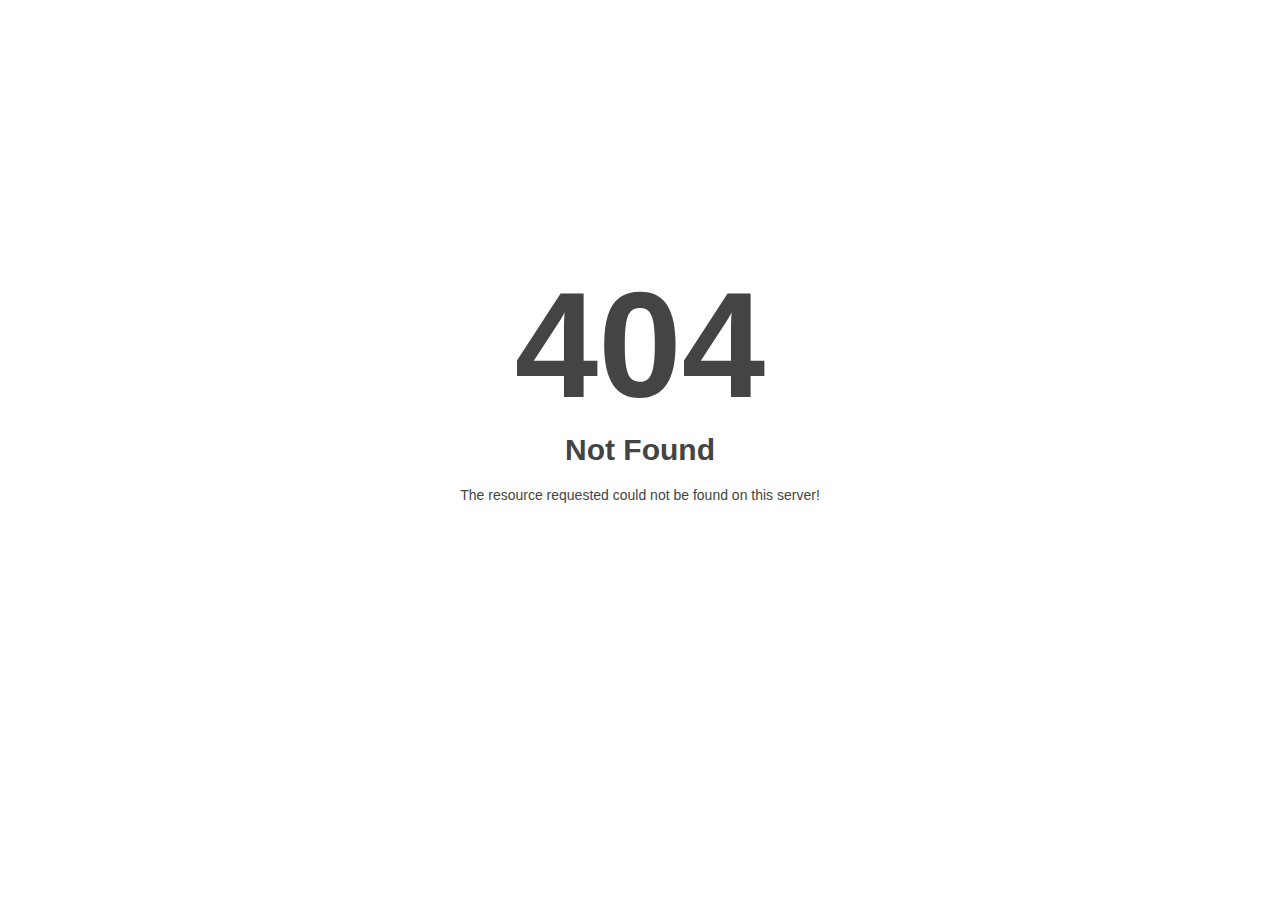
<file: collab-server/app-2b5a75f35e7d5a1e67ad.html>
<!DOCTYPE html>
<html style="height:100%">
<head>
<meta name="viewport" content="width=device-width, initial-scale=1, shrink-to-fit=no" />
<title> 404 Not Found
</title></head>
<body style="color: #444; margin:0;font: normal 14px/20px Arial, Helvetica, sans-serif; height:100%; background-color: #fff;">
<div style="height:auto; min-height:100%; ">     <div style="text-align: center; width:800px; margin-left: -400px; position:absolute; top: 30%; left:50%;">
        <h1 style="margin:0; font-size:150px; line-height:150px; font-weight:bold;">404</h1>
<h2 style="margin-top:20px;font-size: 30px;">Not Found
</h2>
<p>The resource requested could not be found on this server!</p>
</div></div></body></html>
</file>
<file: css.css>
/* cyrillic-ext */
@font-face {
  font-family: 'IBM Plex Mono';
  font-style: normal;
  font-weight: 400;
  src: url("") format('woff2');
  unicode-range: U+0460-052F, U+1C80-1C88, U+20B4, U+2DE0-2DFF, U+A640-A69F, U+FE2E-FE2F;
}
/* cyrillic */
@font-face {
  font-family: 'IBM Plex Mono';
  font-style: normal;
  font-weight: 400;
  src: url("") format('woff2');
  unicode-range: U+0301, U+0400-045F, U+0490-0491, U+04B0-04B1, U+2116;
}
/* vietnamese */
@font-face {
  font-family: 'IBM Plex Mono';
  font-style: normal;
  font-weight: 400;
  src: url("") format('woff2');
  unicode-range: U+0102-0103, U+0110-0111, U+0128-0129, U+0168-0169, U+01A0-01A1, U+01AF-01B0, U+0300-0301, U+0303-0304, U+0308-0309, U+0323, U+0329, U+1EA0-1EF9, U+20AB;
}
/* latin-ext */
@font-face {
  font-family: 'IBM Plex Mono';
  font-style: normal;
  font-weight: 400;
  src: url("") format('woff2');
  unicode-range: U+0100-02AF, U+0304, U+0308, U+0329, U+1E00-1E9F, U+1EF2-1EFF, U+2020, U+20A0-20AB, U+20AD-20C0, U+2113, U+2C60-2C7F, U+A720-A7FF;
}
/* latin */
@font-face {
  font-family: 'IBM Plex Mono';
  font-style: normal;
  font-weight: 400;
  src: url("") format('woff2');
  unicode-range: U+0000-00FF, U+0131, U+0152-0153, U+02BB-02BC, U+02C6, U+02DA, U+02DC, U+0304, U+0308, U+0329, U+2000-206F, U+2074, U+20AC, U+2122, U+2191, U+2193, U+2212, U+2215, U+FEFF, U+FFFD;
}
/* cyrillic-ext */
@font-face {
  font-family: 'IBM Plex Mono';
  font-style: normal;
  font-weight: 600;
  src: url("") format('woff2');
  unicode-range: U+0460-052F, U+1C80-1C88, U+20B4, U+2DE0-2DFF, U+A640-A69F, U+FE2E-FE2F;
}
/* cyrillic */
@font-face {
  font-family: 'IBM Plex Mono';
  font-style: normal;
  font-weight: 600;
  src: url("") format('woff2');
  unicode-range: U+0301, U+0400-045F, U+0490-0491, U+04B0-04B1, U+2116;
}
/* vietnamese */
@font-face {
  font-family: 'IBM Plex Mono';
  font-style: normal;
  font-weight: 600;
  src: url("") format('woff2');
  unicode-range: U+0102-0103, U+0110-0111, U+0128-0129, U+0168-0169, U+01A0-01A1, U+01AF-01B0, U+0300-0301, U+0303-0304, U+0308-0309, U+0323, U+0329, U+1EA0-1EF9, U+20AB;
}
/* latin-ext */
@font-face {
  font-family: 'IBM Plex Mono';
  font-style: normal;
  font-weight: 600;
  src: url("") format('woff2');
  unicode-range: U+0100-02AF, U+0304, U+0308, U+0329, U+1E00-1E9F, U+1EF2-1EFF, U+2020, U+20A0-20AB, U+20AD-20C0, U+2113, U+2C60-2C7F, U+A720-A7FF;
}
/* latin */
@font-face {
  font-family: 'IBM Plex Mono';
  font-style: normal;
  font-weight: 600;
  src: url("") format('woff2');
  unicode-range: U+0000-00FF, U+0131, U+0152-0153, U+02BB-02BC, U+02C6, U+02DA, U+02DC, U+0304, U+0308, U+0329, U+2000-206F, U+2074, U+20AC, U+2122, U+2191, U+2193, U+2212, U+2215, U+FEFF, U+FFFD;
}
/* cyrillic-ext */
@font-face {
  font-family: 'Inter';
  font-style: normal;
  font-weight: 100;
  src: url("") format('woff2');
  unicode-range: U+0460-052F, U+1C80-1C88, U+20B4, U+2DE0-2DFF, U+A640-A69F, U+FE2E-FE2F;
}
/* cyrillic */
@font-face {
  font-family: 'Inter';
  font-style: normal;
  font-weight: 100;
  src: url("") format('woff2');
  unicode-range: U+0301, U+0400-045F, U+0490-0491, U+04B0-04B1, U+2116;
}
/* greek-ext */
@font-face {
  font-family: 'Inter';
  font-style: normal;
  font-weight: 100;
  src: url("") format('woff2');
  unicode-range: U+1F00-1FFF;
}
/* greek */
@font-face {
  font-family: 'Inter';
  font-style: normal;
  font-weight: 100;
  src: url("") format('woff2');
  unicode-range: U+0370-0377, U+037A-037F, U+0384-038A, U+038C, U+038E-03A1, U+03A3-03FF;
}
/* vietnamese */
@font-face {
  font-family: 'Inter';
  font-style: normal;
  font-weight: 100;
  src: url("") format('woff2');
  unicode-range: U+0102-0103, U+0110-0111, U+0128-0129, U+0168-0169, U+01A0-01A1, U+01AF-01B0, U+0300-0301, U+0303-0304, U+0308-0309, U+0323, U+0329, U+1EA0-1EF9, U+20AB;
}
/* latin-ext */
@font-face {
  font-family: 'Inter';
  font-style: normal;
  font-weight: 100;
  src: url("") format('woff2');
  unicode-range: U+0100-02AF, U+0304, U+0308, U+0329, U+1E00-1E9F, U+1EF2-1EFF, U+2020, U+20A0-20AB, U+20AD-20C0, U+2113, U+2C60-2C7F, U+A720-A7FF;
}
/* latin */
@font-face {
  font-family: 'Inter';
  font-style: normal;
  font-weight: 100;
  src: url("") format('woff2');
  unicode-range: U+0000-00FF, U+0131, U+0152-0153, U+02BB-02BC, U+02C6, U+02DA, U+02DC, U+0304, U+0308, U+0329, U+2000-206F, U+2074, U+20AC, U+2122, U+2191, U+2193, U+2212, U+2215, U+FEFF, U+FFFD;
}
/* cyrillic-ext */
@font-face {
  font-family: 'Inter';
  font-style: normal;
  font-weight: 200;
  src: url("") format('woff2');
  unicode-range: U+0460-052F, U+1C80-1C88, U+20B4, U+2DE0-2DFF, U+A640-A69F, U+FE2E-FE2F;
}
/* cyrillic */
@font-face {
  font-family: 'Inter';
  font-style: normal;
  font-weight: 200;
  src: url("") format('woff2');
  unicode-range: U+0301, U+0400-045F, U+0490-0491, U+04B0-04B1, U+2116;
}
/* greek-ext */
@font-face {
  font-family: 'Inter';
  font-style: normal;
  font-weight: 200;
  src: url("") format('woff2');
  unicode-range: U+1F00-1FFF;
}
/* greek */
@font-face {
  font-family: 'Inter';
  font-style: normal;
  font-weight: 200;
  src: url("") format('woff2');
  unicode-range: U+0370-0377, U+037A-037F, U+0384-038A, U+038C, U+038E-03A1, U+03A3-03FF;
}
/* vietnamese */
@font-face {
  font-family: 'Inter';
  font-style: normal;
  font-weight: 200;
  src: url("") format('woff2');
  unicode-range: U+0102-0103, U+0110-0111, U+0128-0129, U+0168-0169, U+01A0-01A1, U+01AF-01B0, U+0300-0301, U+0303-0304, U+0308-0309, U+0323, U+0329, U+1EA0-1EF9, U+20AB;
}
/* latin-ext */
@font-face {
  font-family: 'Inter';
  font-style: normal;
  font-weight: 200;
  src: url("") format('woff2');
  unicode-range: U+0100-02AF, U+0304, U+0308, U+0329, U+1E00-1E9F, U+1EF2-1EFF, U+2020, U+20A0-20AB, U+20AD-20C0, U+2113, U+2C60-2C7F, U+A720-A7FF;
}
/* latin */
@font-face {
  font-family: 'Inter';
  font-style: normal;
  font-weight: 200;
  src: url("") format('woff2');
  unicode-range: U+0000-00FF, U+0131, U+0152-0153, U+02BB-02BC, U+02C6, U+02DA, U+02DC, U+0304, U+0308, U+0329, U+2000-206F, U+2074, U+20AC, U+2122, U+2191, U+2193, U+2212, U+2215, U+FEFF, U+FFFD;
}
/* cyrillic-ext */
@font-face {
  font-family: 'Inter';
  font-style: normal;
  font-weight: 300;
  src: url("") format('woff2');
  unicode-range: U+0460-052F, U+1C80-1C88, U+20B4, U+2DE0-2DFF, U+A640-A69F, U+FE2E-FE2F;
}
/* cyrillic */
@font-face {
  font-family: 'Inter';
  font-style: normal;
  font-weight: 300;
  src: url("") format('woff2');
  unicode-range: U+0301, U+0400-045F, U+0490-0491, U+04B0-04B1, U+2116;
}
/* greek-ext */
@font-face {
  font-family: 'Inter';
  font-style: normal;
  font-weight: 300;
  src: url("") format('woff2');
  unicode-range: U+1F00-1FFF;
}
/* greek */
@font-face {
  font-family: 'Inter';
  font-style: normal;
  font-weight: 300;
  src: url("") format('woff2');
  unicode-range: U+0370-0377, U+037A-037F, U+0384-038A, U+038C, U+038E-03A1, U+03A3-03FF;
}
/* vietnamese */
@font-face {
  font-family: 'Inter';
  font-style: normal;
  font-weight: 300;
  src: url("") format('woff2');
  unicode-range: U+0102-0103, U+0110-0111, U+0128-0129, U+0168-0169, U+01A0-01A1, U+01AF-01B0, U+0300-0301, U+0303-0304, U+0308-0309, U+0323, U+0329, U+1EA0-1EF9, U+20AB;
}
/* latin-ext */
@font-face {
  font-family: 'Inter';
  font-style: normal;
  font-weight: 300;
  src: url("") format('woff2');
  unicode-range: U+0100-02AF, U+0304, U+0308, U+0329, U+1E00-1E9F, U+1EF2-1EFF, U+2020, U+20A0-20AB, U+20AD-20C0, U+2113, U+2C60-2C7F, U+A720-A7FF;
}
/* latin */
@font-face {
  font-family: 'Inter';
  font-style: normal;
  font-weight: 300;
  src: url("") format('woff2');
  unicode-range: U+0000-00FF, U+0131, U+0152-0153, U+02BB-02BC, U+02C6, U+02DA, U+02DC, U+0304, U+0308, U+0329, U+2000-206F, U+2074, U+20AC, U+2122, U+2191, U+2193, U+2212, U+2215, U+FEFF, U+FFFD;
}
/* cyrillic-ext */
@font-face {
  font-family: 'Inter';
  font-style: normal;
  font-weight: 400;
  src: url("") format('woff2');
  unicode-range: U+0460-052F, U+1C80-1C88, U+20B4, U+2DE0-2DFF, U+A640-A69F, U+FE2E-FE2F;
}
/* cyrillic */
@font-face {
  font-family: 'Inter';
  font-style: normal;
  font-weight: 400;
  src: url("") format('woff2');
  unicode-range: U+0301, U+0400-045F, U+0490-0491, U+04B0-04B1, U+2116;
}
/* greek-ext */
@font-face {
  font-family: 'Inter';
  font-style: normal;
  font-weight: 400;
  src: url("") format('woff2');
  unicode-range: U+1F00-1FFF;
}
/* greek */
@font-face {
  font-family: 'Inter';
  font-style: normal;
  font-weight: 400;
  src: url("") format('woff2');
  unicode-range: U+0370-0377, U+037A-037F, U+0384-038A, U+038C, U+038E-03A1, U+03A3-03FF;
}
/* vietnamese */
@font-face {
  font-family: 'Inter';
  font-style: normal;
  font-weight: 400;
  src: url("") format('woff2');
  unicode-range: U+0102-0103, U+0110-0111, U+0128-0129, U+0168-0169, U+01A0-01A1, U+01AF-01B0, U+0300-0301, U+0303-0304, U+0308-0309, U+0323, U+0329, U+1EA0-1EF9, U+20AB;
}
/* latin-ext */
@font-face {
  font-family: 'Inter';
  font-style: normal;
  font-weight: 400;
  src: url("") format('woff2');
  unicode-range: U+0100-02AF, U+0304, U+0308, U+0329, U+1E00-1E9F, U+1EF2-1EFF, U+2020, U+20A0-20AB, U+20AD-20C0, U+2113, U+2C60-2C7F, U+A720-A7FF;
}
/* latin */
@font-face {
  font-family: 'Inter';
  font-style: normal;
  font-weight: 400;
  src: url("") format('woff2');
  unicode-range: U+0000-00FF, U+0131, U+0152-0153, U+02BB-02BC, U+02C6, U+02DA, U+02DC, U+0304, U+0308, U+0329, U+2000-206F, U+2074, U+20AC, U+2122, U+2191, U+2193, U+2212, U+2215, U+FEFF, U+FFFD;
}
/* cyrillic-ext */
@font-face {
  font-family: 'Inter';
  font-style: normal;
  font-weight: 500;
  src: url("") format('woff2');
  unicode-range: U+0460-052F, U+1C80-1C88, U+20B4, U+2DE0-2DFF, U+A640-A69F, U+FE2E-FE2F;
}
/* cyrillic */
@font-face {
  font-family: 'Inter';
  font-style: normal;
  font-weight: 500;
  src: url("") format('woff2');
  unicode-range: U+0301, U+0400-045F, U+0490-0491, U+04B0-04B1, U+2116;
}
/* greek-ext */
@font-face {
  font-family: 'Inter';
  font-style: normal;
  font-weight: 500;
  src: url("") format('woff2');
  unicode-range: U+1F00-1FFF;
}
/* greek */
@font-face {
  font-family: 'Inter';
  font-style: normal;
  font-weight: 500;
  src: url("") format('woff2');
  unicode-range: U+0370-0377, U+037A-037F, U+0384-038A, U+038C, U+038E-03A1, U+03A3-03FF;
}
/* vietnamese */
@font-face {
  font-family: 'Inter';
  font-style: normal;
  font-weight: 500;
  src: url("") format('woff2');
  unicode-range: U+0102-0103, U+0110-0111, U+0128-0129, U+0168-0169, U+01A0-01A1, U+01AF-01B0, U+0300-0301, U+0303-0304, U+0308-0309, U+0323, U+0329, U+1EA0-1EF9, U+20AB;
}
/* latin-ext */
@font-face {
  font-family: 'Inter';
  font-style: normal;
  font-weight: 500;
  src: url("") format('woff2');
  unicode-range: U+0100-02AF, U+0304, U+0308, U+0329, U+1E00-1E9F, U+1EF2-1EFF, U+2020, U+20A0-20AB, U+20AD-20C0, U+2113, U+2C60-2C7F, U+A720-A7FF;
}
/* latin */
@font-face {
  font-family: 'Inter';
  font-style: normal;
  font-weight: 500;
  src: url("") format('woff2');
  unicode-range: U+0000-00FF, U+0131, U+0152-0153, U+02BB-02BC, U+02C6, U+02DA, U+02DC, U+0304, U+0308, U+0329, U+2000-206F, U+2074, U+20AC, U+2122, U+2191, U+2193, U+2212, U+2215, U+FEFF, U+FFFD;
}
/* cyrillic-ext */
@font-face {
  font-family: 'Inter';
  font-style: normal;
  font-weight: 600;
  src: url("") format('woff2');
  unicode-range: U+0460-052F, U+1C80-1C88, U+20B4, U+2DE0-2DFF, U+A640-A69F, U+FE2E-FE2F;
}
/* cyrillic */
@font-face {
  font-family: 'Inter';
  font-style: normal;
  font-weight: 600;
  src: url("") format('woff2');
  unicode-range: U+0301, U+0400-045F, U+0490-0491, U+04B0-04B1, U+2116;
}
/* greek-ext */
@font-face {
  font-family: 'Inter';
  font-style: normal;
  font-weight: 600;
  src: url("") format('woff2');
  unicode-range: U+1F00-1FFF;
}
/* greek */
@font-face {
  font-family: 'Inter';
  font-style: normal;
  font-weight: 600;
  src: url("") format('woff2');
  unicode-range: U+0370-0377, U+037A-037F, U+0384-038A, U+038C, U+038E-03A1, U+03A3-03FF;
}
/* vietnamese */
@font-face {
  font-family: 'Inter';
  font-style: normal;
  font-weight: 600;
  src: url("") format('woff2');
  unicode-range: U+0102-0103, U+0110-0111, U+0128-0129, U+0168-0169, U+01A0-01A1, U+01AF-01B0, U+0300-0301, U+0303-0304, U+0308-0309, U+0323, U+0329, U+1EA0-1EF9, U+20AB;
}
/* latin-ext */
@font-face {
  font-family: 'Inter';
  font-style: normal;
  font-weight: 600;
  src: url("") format('woff2');
  unicode-range: U+0100-02AF, U+0304, U+0308, U+0329, U+1E00-1E9F, U+1EF2-1EFF, U+2020, U+20A0-20AB, U+20AD-20C0, U+2113, U+2C60-2C7F, U+A720-A7FF;
}
/* latin */
@font-face {
  font-family: 'Inter';
  font-style: normal;
  font-weight: 600;
  src: url("") format('woff2');
  unicode-range: U+0000-00FF, U+0131, U+0152-0153, U+02BB-02BC, U+02C6, U+02DA, U+02DC, U+0304, U+0308, U+0329, U+2000-206F, U+2074, U+20AC, U+2122, U+2191, U+2193, U+2212, U+2215, U+FEFF, U+FFFD;
}
/* cyrillic-ext */
@font-face {
  font-family: 'Inter';
  font-style: normal;
  font-weight: 700;
  src: url("") format('woff2');
  unicode-range: U+0460-052F, U+1C80-1C88, U+20B4, U+2DE0-2DFF, U+A640-A69F, U+FE2E-FE2F;
}
/* cyrillic */
@font-face {
  font-family: 'Inter';
  font-style: normal;
  font-weight: 700;
  src: url("") format('woff2');
  unicode-range: U+0301, U+0400-045F, U+0490-0491, U+04B0-04B1, U+2116;
}
/* greek-ext */
@font-face {
  font-family: 'Inter';
  font-style: normal;
  font-weight: 700;
  src: url("") format('woff2');
  unicode-range: U+1F00-1FFF;
}
/* greek */
@font-face {
  font-family: 'Inter';
  font-style: normal;
  font-weight: 700;
  src: url("") format('woff2');
  unicode-range: U+0370-0377, U+037A-037F, U+0384-038A, U+038C, U+038E-03A1, U+03A3-03FF;
}
/* vietnamese */
@font-face {
  font-family: 'Inter';
  font-style: normal;
  font-weight: 700;
  src: url("") format('woff2');
  unicode-range: U+0102-0103, U+0110-0111, U+0128-0129, U+0168-0169, U+01A0-01A1, U+01AF-01B0, U+0300-0301, U+0303-0304, U+0308-0309, U+0323, U+0329, U+1EA0-1EF9, U+20AB;
}
/* latin-ext */
@font-face {
  font-family: 'Inter';
  font-style: normal;
  font-weight: 700;
  src: url("") format('woff2');
  unicode-range: U+0100-02AF, U+0304, U+0308, U+0329, U+1E00-1E9F, U+1EF2-1EFF, U+2020, U+20A0-20AB, U+20AD-20C0, U+2113, U+2C60-2C7F, U+A720-A7FF;
}
/* latin */
@font-face {
  font-family: 'Inter';
  font-style: normal;
  font-weight: 700;
  src: url("") format('woff2');
  unicode-range: U+0000-00FF, U+0131, U+0152-0153, U+02BB-02BC, U+02C6, U+02DA, U+02DC, U+0304, U+0308, U+0329, U+2000-206F, U+2074, U+20AC, U+2122, U+2191, U+2193, U+2212, U+2215, U+FEFF, U+FFFD;
}
/* cyrillic-ext */
@font-face {
  font-family: 'Inter';
  font-style: normal;
  font-weight: 800;
  src: url("") format('woff2');
  unicode-range: U+0460-052F, U+1C80-1C88, U+20B4, U+2DE0-2DFF, U+A640-A69F, U+FE2E-FE2F;
}
/* cyrillic */
@font-face {
  font-family: 'Inter';
  font-style: normal;
  font-weight: 800;
  src: url("") format('woff2');
  unicode-range: U+0301, U+0400-045F, U+0490-0491, U+04B0-04B1, U+2116;
}
/* greek-ext */
@font-face {
  font-family: 'Inter';
  font-style: normal;
  font-weight: 800;
  src: url("") format('woff2');
  unicode-range: U+1F00-1FFF;
}
/* greek */
@font-face {
  font-family: 'Inter';
  font-style: normal;
  font-weight: 800;
  src: url("") format('woff2');
  unicode-range: U+0370-0377, U+037A-037F, U+0384-038A, U+038C, U+038E-03A1, U+03A3-03FF;
}
/* vietnamese */
@font-face {
  font-family: 'Inter';
  font-style: normal;
  font-weight: 800;
  src: url("") format('woff2');
  unicode-range: U+0102-0103, U+0110-0111, U+0128-0129, U+0168-0169, U+01A0-01A1, U+01AF-01B0, U+0300-0301, U+0303-0304, U+0308-0309, U+0323, U+0329, U+1EA0-1EF9, U+20AB;
}
/* latin-ext */
@font-face {
  font-family: 'Inter';
  font-style: normal;
  font-weight: 800;
  src: url("") format('woff2');
  unicode-range: U+0100-02AF, U+0304, U+0308, U+0329, U+1E00-1E9F, U+1EF2-1EFF, U+2020, U+20A0-20AB, U+20AD-20C0, U+2113, U+2C60-2C7F, U+A720-A7FF;
}
/* latin */
@font-face {
  font-family: 'Inter';
  font-style: normal;
  font-weight: 800;
  src: url("") format('woff2');
  unicode-range: U+0000-00FF, U+0131, U+0152-0153, U+02BB-02BC, U+02C6, U+02DA, U+02DC, U+0304, U+0308, U+0329, U+2000-206F, U+2074, U+20AC, U+2122, U+2191, U+2193, U+2212, U+2215, U+FEFF, U+FFFD;
}
/* cyrillic-ext */
@font-face {
  font-family: 'Inter';
  font-style: normal;
  font-weight: 900;
  src: url("") format('woff2');
  unicode-range: U+0460-052F, U+1C80-1C88, U+20B4, U+2DE0-2DFF, U+A640-A69F, U+FE2E-FE2F;
}
/* cyrillic */
@font-face {
  font-family: 'Inter';
  font-style: normal;
  font-weight: 900;
  src: url("") format('woff2');
  unicode-range: U+0301, U+0400-045F, U+0490-0491, U+04B0-04B1, U+2116;
}
/* greek-ext */
@font-face {
  font-family: 'Inter';
  font-style: normal;
  font-weight: 900;
  src: url("") format('woff2');
  unicode-range: U+1F00-1FFF;
}
/* greek */
@font-face {
  font-family: 'Inter';
  font-style: normal;
  font-weight: 900;
  src: url("") format('woff2');
  unicode-range: U+0370-0377, U+037A-037F, U+0384-038A, U+038C, U+038E-03A1, U+03A3-03FF;
}
/* vietnamese */
@font-face {
  font-family: 'Inter';
  font-style: normal;
  font-weight: 900;
  src: url("") format('woff2');
  unicode-range: U+0102-0103, U+0110-0111, U+0128-0129, U+0168-0169, U+01A0-01A1, U+01AF-01B0, U+0300-0301, U+0303-0304, U+0308-0309, U+0323, U+0329, U+1EA0-1EF9, U+20AB;
}
/* latin-ext */
@font-face {
  font-family: 'Inter';
  font-style: normal;
  font-weight: 900;
  src: url("") format('woff2');
  unicode-range: U+0100-02AF, U+0304, U+0308, U+0329, U+1E00-1E9F, U+1EF2-1EFF, U+2020, U+20A0-20AB, U+20AD-20C0, U+2113, U+2C60-2C7F, U+A720-A7FF;
}
/* latin */
@font-face {
  font-family: 'Inter';
  font-style: normal;
  font-weight: 900;
  src: url("") format('woff2');
  unicode-range: U+0000-00FF, U+0131, U+0152-0153, U+02BB-02BC, U+02C6, U+02DA, U+02DC, U+0304, U+0308, U+0329, U+2000-206F, U+2074, U+20AC, U+2122, U+2191, U+2193, U+2212, U+2215, U+FEFF, U+FFFD;
}
</file>
<file: terramoney.9392a0fa3.min.css>
html{-webkit-text-size-adjust:100%;-ms-text-size-adjust:100%;font-family:sans-serif}body{margin:0}article,aside,details,figcaption,figure,footer,header,hgroup,main,menu,nav,section,summary{display:block}audio,canvas,progress,video{vertical-align:baseline;display:inline-block}audio:not([controls]){height:0;display:none}[hidden],template{display:none}a{background-color:transparent}a:active,a:hover{outline:0}abbr[title]{border-bottom:1px dotted}b,strong{font-weight:700}dfn{font-style:italic}h1{margin:.67em 0;font-size:2em}mark{color:#000;background:#ff0}small{font-size:80%}sub,sup{vertical-align:baseline;font-size:75%;line-height:0;position:relative}sup{top:-.5em}sub{bottom:-.25em}img{border:0}svg:not(:root){overflow:hidden}hr{box-sizing:content-box;height:0}pre{overflow:auto}code,kbd,pre,samp{font-family:monospace;font-size:1em}button,input,optgroup,select,textarea{color:inherit;font:inherit;margin:0}button{overflow:visible}button,select{text-transform:none}button,html input[type=button],input[type=reset]{-webkit-appearance:button;cursor:pointer}button[disabled],html input[disabled]{cursor:default}button::-moz-focus-inner,input::-moz-focus-inner{border:0;padding:0}input{line-height:normal}input[type=checkbox],input[type=radio]{box-sizing:border-box;padding:0}input[type=number]::-webkit-inner-spin-button,input[type=number]::-webkit-outer-spin-button{height:auto}input[type=search]{-webkit-appearance:none}input[type=search]::-webkit-search-cancel-button,input[type=search]::-webkit-search-decoration{-webkit-appearance:none}legend{border:0;padding:0}textarea{overflow:auto}optgroup{font-weight:700}table{border-collapse:collapse;border-spacing:0}td,th{padding:0}@font-face{font-family:webflow-icons;src:url("")format("truetype");font-weight:400;font-style:normal}[class^=w-icon-],[class*=\ w-icon-]{speak:none;font-variant:normal;text-transform:none;-webkit-font-smoothing:antialiased;-moz-osx-font-smoothing:grayscale;font-style:normal;font-weight:400;line-height:1;font-family:webflow-icons!important}.w-icon-slider-right:before{content:""}.w-icon-slider-left:before{content:""}.w-icon-nav-menu:before{content:""}.w-icon-arrow-down:before,.w-icon-dropdown-toggle:before{content:""}.w-icon-file-upload-remove:before{content:""}.w-icon-file-upload-icon:before{content:""}*{box-sizing:border-box}html{height:100%}body{color:#333;background-color:#fff;min-height:100%;margin:0;font-family:Arial,sans-serif;font-size:14px;line-height:20px}img{vertical-align:middle;max-width:100%;display:inline-block}html.w-mod-touch *{background-attachment:scroll!important}.w-block{display:block}.w-inline-block{max-width:100%;display:inline-block}.w-clearfix:before,.w-clearfix:after{content:" ";grid-area:1/1/2/2;display:table}.w-clearfix:after{clear:both}.w-hidden{display:none}.w-button{color:#fff;line-height:inherit;cursor:pointer;background-color:#3898ec;border:0;border-radius:0;padding:9px 15px;text-decoration:none;display:inline-block}input.w-button{-webkit-appearance:button}html[data-w-dynpage] [data-w-cloak]{color:transparent!important}.w-code-block{margin:unset}pre.w-code-block code{all:inherit}.w-webflow-badge,.w-webflow-badge *{z-index:auto;visibility:visible;box-sizing:border-box;float:none;clear:none;box-shadow:none;opacity:1;direction:ltr;font-family:inherit;font-weight:inherit;color:inherit;font-size:inherit;line-height:inherit;font-style:inherit;font-variant:inherit;text-align:inherit;letter-spacing:inherit;-webkit-text-decoration:inherit;text-decoration:inherit;text-indent:0;text-transform:inherit;text-shadow:none;font-smoothing:auto;vertical-align:baseline;cursor:inherit;white-space:inherit;word-break:normal;word-spacing:normal;word-wrap:normal;background:0 0;border:0 transparent;border-radius:0;width:auto;min-width:0;max-width:none;height:auto;min-height:0;max-height:none;margin:0;padding:0;list-style-type:disc;transition:none;display:block;position:static;top:auto;bottom:auto;left:auto;right:auto;overflow:visible;transform:none}.w-webflow-badge{white-space:nowrap;cursor:pointer;box-shadow:0 0 0 1px rgba(0,0,0,.1),0 1px 3px rgba(0,0,0,.1);visibility:visible!important;z-index:2147483647!important;color:#aaadb0!important;opacity:1!important;background-color:#fff!important;border-radius:3px!important;width:auto!important;height:auto!important;margin:0!important;padding:6px!important;font-size:12px!important;line-height:14px!important;text-decoration:none!important;display:inline-block!important;position:fixed!important;top:auto!important;bottom:12px!important;left:auto!important;right:12px!important;overflow:visible!important;transform:none!important}.w-webflow-badge>img{visibility:visible!important;opacity:1!important;vertical-align:middle!important;display:inline-block!important}h1,h2,h3,h4,h5,h6{margin-bottom:10px;font-weight:700}h1{margin-top:20px;font-size:38px;line-height:44px}h2{margin-top:20px;font-size:32px;line-height:36px}h3{margin-top:20px;font-size:24px;line-height:30px}h4{margin-top:10px;font-size:18px;line-height:24px}h5{margin-top:10px;font-size:14px;line-height:20px}h6{margin-top:10px;font-size:12px;line-height:18px}p{margin-top:0;margin-bottom:10px}blockquote{border-left:5px solid #e2e2e2;margin:0 0 10px;padding:10px 20px;font-size:18px;line-height:22px}figure{margin:0 0 10px}figcaption{text-align:center;margin-top:5px}ul,ol{margin-top:0;margin-bottom:10px;padding-left:40px}.w-list-unstyled{padding-left:0;list-style:none}.w-embed:before,.w-embed:after{content:" ";grid-area:1/1/2/2;display:table}.w-embed:after{clear:both}.w-video{width:100%;padding:0;position:relative}.w-video iframe,.w-video object,.w-video embed{border:none;width:100%;height:100%;position:absolute;top:0;left:0}fieldset{border:0;margin:0;padding:0}button,[type=button],[type=reset]{cursor:pointer;-webkit-appearance:button;border:0}.w-form{margin:0 0 15px}.w-form-done{text-align:center;background-color:#ddd;padding:20px;display:none}.w-form-fail{background-color:#ffdede;margin-top:10px;padding:10px;display:none}label{margin-bottom:5px;font-weight:700;display:block}.w-input,.w-select{color:#333;vertical-align:middle;background-color:#fff;border:1px solid #ccc;width:100%;height:38px;margin-bottom:10px;padding:8px 12px;font-size:14px;line-height:1.42857;display:block}.w-input:-moz-placeholder,.w-select:-moz-placeholder{color:#999}.w-input::-moz-placeholder,.w-select::-moz-placeholder{color:#999;opacity:1}.w-input::-webkit-input-placeholder,.w-select::-webkit-input-placeholder{color:#999}.w-input:focus,.w-select:focus{border-color:#3898ec;outline:0}.w-input[disabled],.w-select[disabled],.w-input[readonly],.w-select[readonly],fieldset[disabled] .w-input,fieldset[disabled] .w-select{cursor:not-allowed}.w-input[disabled]:not(.w-input-disabled),.w-select[disabled]:not(.w-input-disabled),.w-input[readonly],.w-select[readonly],fieldset[disabled]:not(.w-input-disabled) .w-input,fieldset[disabled]:not(.w-input-disabled) .w-select{background-color:#eee}textarea.w-input,textarea.w-select{height:auto}.w-select{background-color:#f3f3f3}.w-select[multiple]{height:auto}.w-form-label{cursor:pointer;margin-bottom:0;font-weight:400;display:inline-block}.w-radio{margin-bottom:5px;padding-left:20px;display:block}.w-radio:before,.w-radio:after{content:" ";grid-area:1/1/2/2;display:table}.w-radio:after{clear:both}.w-radio-input{float:left;margin:3px 0 0 -20px;line-height:normal}.w-file-upload{margin-bottom:10px;display:block}.w-file-upload-input{opacity:0;z-index:-100;width:.1px;height:.1px;position:absolute;overflow:hidden}.w-file-upload-default,.w-file-upload-uploading,.w-file-upload-success{color:#333;display:inline-block}.w-file-upload-error{margin-top:10px;display:block}.w-file-upload-default.w-hidden,.w-file-upload-uploading.w-hidden,.w-file-upload-error.w-hidden,.w-file-upload-success.w-hidden{display:none}.w-file-upload-uploading-btn{cursor:pointer;background-color:#fafafa;border:1px solid #ccc;margin:0;padding:8px 12px;font-size:14px;font-weight:400;display:flex}.w-file-upload-file{background-color:#fafafa;border:1px solid #ccc;flex-grow:1;justify-content:space-between;margin:0;padding:8px 9px 8px 11px;display:flex}.w-file-upload-file-name{font-size:14px;font-weight:400;display:block}.w-file-remove-link{cursor:pointer;width:auto;height:auto;margin-top:3px;margin-left:10px;padding:3px;display:block}.w-icon-file-upload-remove{margin:auto;font-size:10px}.w-file-upload-error-msg{color:#ea384c;padding:2px 0;display:inline-block}.w-file-upload-info{padding:0 12px;line-height:38px;display:inline-block}.w-file-upload-label{cursor:pointer;background-color:#fafafa;border:1px solid #ccc;margin:0;padding:8px 12px;font-size:14px;font-weight:400;display:inline-block}.w-icon-file-upload-icon,.w-icon-file-upload-uploading{width:20px;margin-right:8px;display:inline-block}.w-icon-file-upload-uploading{height:20px}.w-container{max-width:940px;margin-left:auto;margin-right:auto}.w-container:before,.w-container:after{content:" ";grid-area:1/1/2/2;display:table}.w-container:after{clear:both}.w-container .w-row{margin-left:-10px;margin-right:-10px}.w-row:before,.w-row:after{content:" ";grid-area:1/1/2/2;display:table}.w-row:after{clear:both}.w-row .w-row{margin-left:0;margin-right:0}.w-col{float:left;width:100%;min-height:1px;padding-left:10px;padding-right:10px;position:relative}.w-col .w-col{padding-left:0;padding-right:0}.w-col-1{width:8.33333%}.w-col-2{width:16.6667%}.w-col-3{width:25%}.w-col-4{width:33.3333%}.w-col-5{width:41.6667%}.w-col-6{width:50%}.w-col-7{width:58.3333%}.w-col-8{width:66.6667%}.w-col-9{width:75%}.w-col-10{width:83.3333%}.w-col-11{width:91.6667%}.w-col-12{width:100%}.w-hidden-main{display:none!important}@media screen and (max-width:991px){.w-container{max-width:728px}.w-hidden-main{display:inherit!important}.w-hidden-medium{display:none!important}.w-col-medium-1{width:8.33333%}.w-col-medium-2{width:16.6667%}.w-col-medium-3{width:25%}.w-col-medium-4{width:33.3333%}.w-col-medium-5{width:41.6667%}.w-col-medium-6{width:50%}.w-col-medium-7{width:58.3333%}.w-col-medium-8{width:66.6667%}.w-col-medium-9{width:75%}.w-col-medium-10{width:83.3333%}.w-col-medium-11{width:91.6667%}.w-col-medium-12{width:100%}.w-col-stack{width:100%;left:auto;right:auto}}@media screen and (max-width:767px){.w-hidden-main,.w-hidden-medium{display:inherit!important}.w-hidden-small{display:none!important}.w-row,.w-container .w-row{margin-left:0;margin-right:0}.w-col{width:100%;left:auto;right:auto}.w-col-small-1{width:8.33333%}.w-col-small-2{width:16.6667%}.w-col-small-3{width:25%}.w-col-small-4{width:33.3333%}.w-col-small-5{width:41.6667%}.w-col-small-6{width:50%}.w-col-small-7{width:58.3333%}.w-col-small-8{width:66.6667%}.w-col-small-9{width:75%}.w-col-small-10{width:83.3333%}.w-col-small-11{width:91.6667%}.w-col-small-12{width:100%}}@media screen and (max-width:479px){.w-container{max-width:none}.w-hidden-main,.w-hidden-medium,.w-hidden-small{display:inherit!important}.w-hidden-tiny{display:none!important}.w-col{width:100%}.w-col-tiny-1{width:8.33333%}.w-col-tiny-2{width:16.6667%}.w-col-tiny-3{width:25%}.w-col-tiny-4{width:33.3333%}.w-col-tiny-5{width:41.6667%}.w-col-tiny-6{width:50%}.w-col-tiny-7{width:58.3333%}.w-col-tiny-8{width:66.6667%}.w-col-tiny-9{width:75%}.w-col-tiny-10{width:83.3333%}.w-col-tiny-11{width:91.6667%}.w-col-tiny-12{width:100%}}.w-widget{position:relative}.w-widget-map{width:100%;height:400px}.w-widget-map label{width:auto;display:inline}.w-widget-map img{max-width:inherit}.w-widget-map .gm-style-iw{text-align:center}.w-widget-map .gm-style-iw>button{display:none!important}.w-widget-twitter{overflow:hidden}.w-widget-twitter-count-shim{vertical-align:top;text-align:center;background:#fff;border:1px solid #758696;border-radius:3px;width:28px;height:20px;display:inline-block;position:relative}.w-widget-twitter-count-shim *{pointer-events:none;-webkit-user-select:none;-ms-user-select:none;user-select:none}.w-widget-twitter-count-shim .w-widget-twitter-count-inner{text-align:center;color:#999;font-family:serif;font-size:15px;line-height:12px;position:relative}.w-widget-twitter-count-shim .w-widget-twitter-count-clear{display:block;position:relative}.w-widget-twitter-count-shim.w--large{width:36px;height:28px}.w-widget-twitter-count-shim.w--large .w-widget-twitter-count-inner{font-size:18px;line-height:18px}.w-widget-twitter-count-shim:not(.w--vertical){margin-left:5px;margin-right:8px}.w-widget-twitter-count-shim:not(.w--vertical).w--large{margin-left:6px}.w-widget-twitter-count-shim:not(.w--vertical):before,.w-widget-twitter-count-shim:not(.w--vertical):after{content:" ";pointer-events:none;border:solid transparent;width:0;height:0;position:absolute;top:50%;left:0}.w-widget-twitter-count-shim:not(.w--vertical):before{border-width:4px;border-color:rgba(117,134,150,0) #5d6c7b rgba(117,134,150,0) rgba(117,134,150,0);margin-top:-4px;margin-left:-9px}.w-widget-twitter-count-shim:not(.w--vertical).w--large:before{border-width:5px;margin-top:-5px;margin-left:-10px}.w-widget-twitter-count-shim:not(.w--vertical):after{border-width:4px;border-color:rgba(255,255,255,0) #fff rgba(255,255,255,0) rgba(255,255,255,0);margin-top:-4px;margin-left:-8px}.w-widget-twitter-count-shim:not(.w--vertical).w--large:after{border-width:5px;margin-top:-5px;margin-left:-9px}.w-widget-twitter-count-shim.w--vertical{width:61px;height:33px;margin-bottom:8px}.w-widget-twitter-count-shim.w--vertical:before,.w-widget-twitter-count-shim.w--vertical:after{content:" ";pointer-events:none;border:solid transparent;width:0;height:0;position:absolute;top:100%;left:50%}.w-widget-twitter-count-shim.w--vertical:before{border-width:5px;border-color:#5d6c7b rgba(117,134,150,0) rgba(117,134,150,0);margin-left:-5px}.w-widget-twitter-count-shim.w--vertical:after{border-width:4px;border-color:#fff rgba(255,255,255,0) rgba(255,255,255,0);margin-left:-4px}.w-widget-twitter-count-shim.w--vertical .w-widget-twitter-count-inner{font-size:18px;line-height:22px}.w-widget-twitter-count-shim.w--vertical.w--large{width:76px}.w-background-video{color:#fff;height:500px;position:relative;overflow:hidden}.w-background-video>video{object-fit:cover;z-index:-100;background-position:50%;background-size:cover;width:100%;height:100%;margin:auto;position:absolute;top:-100%;bottom:-100%;left:-100%;right:-100%}.w-background-video>video::-webkit-media-controls-start-playback-button{-webkit-appearance:none;display:none!important}.w-background-video--control{background-color:transparent;padding:0;position:absolute;bottom:1em;right:1em}.w-background-video--control>[hidden]{display:none!important}.w-slider{text-align:center;clear:both;-webkit-tap-highlight-color:transparent;tap-highlight-color:transparent;background:#ddd;height:300px;position:relative}.w-slider-mask{z-index:1;white-space:nowrap;height:100%;display:block;position:relative;left:0;right:0;overflow:hidden}.w-slide{vertical-align:top;white-space:normal;text-align:left;width:100%;height:100%;display:inline-block;position:relative}.w-slider-nav{z-index:2;text-align:center;-webkit-tap-highlight-color:transparent;tap-highlight-color:transparent;height:40px;margin:auto;padding-top:10px;position:absolute;top:auto;bottom:0;left:0;right:0}.w-slider-nav.w-round>div{border-radius:100%}.w-slider-nav.w-num>div{font-size:inherit;line-height:inherit;width:auto;height:auto;padding:.2em .5em}.w-slider-nav.w-shadow>div{box-shadow:0 0 3px rgba(51,51,51,.4)}.w-slider-nav-invert{color:#fff}.w-slider-nav-invert>div{background-color:rgba(34,34,34,.4)}.w-slider-nav-invert>div.w-active{background-color:#222}.w-slider-dot{cursor:pointer;background-color:rgba(255,255,255,.4);width:1em;height:1em;margin:0 3px .5em;transition:background-color .1s,color .1s;display:inline-block;position:relative}.w-slider-dot.w-active{background-color:#fff}.w-slider-dot:focus{outline:none;box-shadow:0 0 0 2px #fff}.w-slider-dot:focus.w-active{box-shadow:none}.w-slider-arrow-left,.w-slider-arrow-right{cursor:pointer;color:#fff;-webkit-tap-highlight-color:transparent;tap-highlight-color:transparent;-webkit-user-select:none;-ms-user-select:none;user-select:none;width:80px;margin:auto;font-size:40px;position:absolute;top:0;bottom:0;left:0;right:0;overflow:hidden}.w-slider-arrow-left [class^=w-icon-],.w-slider-arrow-right [class^=w-icon-],.w-slider-arrow-left [class*=\ w-icon-],.w-slider-arrow-right [class*=\ w-icon-]{position:absolute}.w-slider-arrow-left:focus,.w-slider-arrow-right:focus{outline:0}.w-slider-arrow-left{z-index:3;right:auto}.w-slider-arrow-right{z-index:4;left:auto}.w-icon-slider-left,.w-icon-slider-right{width:1em;height:1em;margin:auto;top:0;bottom:0;left:0;right:0}.w-slider-aria-label{clip:rect(0 0 0 0);border:0;width:1px;height:1px;margin:-1px;padding:0;position:absolute;overflow:hidden}.w-slider-force-show{display:block!important}.w-dropdown{text-align:left;z-index:900;margin-left:auto;margin-right:auto;display:inline-block;position:relative}.w-dropdown-btn,.w-dropdown-toggle,.w-dropdown-link{vertical-align:top;color:#222;text-align:left;white-space:nowrap;margin-left:auto;margin-right:auto;padding:20px;text-decoration:none;position:relative}.w-dropdown-toggle{-webkit-user-select:none;-ms-user-select:none;user-select:none;cursor:pointer;padding-right:40px;display:inline-block}.w-dropdown-toggle:focus{outline:0}.w-icon-dropdown-toggle{width:1em;height:1em;margin:auto 20px auto auto;position:absolute;top:0;bottom:0;right:0}.w-dropdown-list{background:#ddd;min-width:100%;display:none;position:absolute}.w-dropdown-list.w--open{display:block}.w-dropdown-link{color:#222;padding:10px 20px;display:block}.w-dropdown-link.w--current{color:#0082f3}.w-dropdown-link:focus{outline:0}@media screen and (max-width:767px){.w-nav-brand{padding-left:10px}}.w-lightbox-backdrop{cursor:auto;letter-spacing:normal;text-indent:0;text-shadow:none;text-transform:none;visibility:visible;white-space:normal;word-break:normal;word-spacing:normal;word-wrap:normal;color:#fff;text-align:center;z-index:2000;opacity:0;-webkit-user-select:none;-moz-user-select:none;-webkit-tap-highlight-color:transparent;background:rgba(0,0,0,.9);outline:0;font-family:Helvetica Neue,Helvetica,Ubuntu,Segoe UI,Verdana,sans-serif;font-size:17px;font-style:normal;font-weight:300;line-height:1.2;list-style:disc;position:fixed;top:0;bottom:0;left:0;right:0;-webkit-transform:translate(0)}.w-lightbox-backdrop,.w-lightbox-container{-webkit-overflow-scrolling:touch;height:100%;overflow:auto}.w-lightbox-content{height:100vh;position:relative;overflow:hidden}.w-lightbox-view{opacity:0;width:100vw;height:100vh;position:absolute}.w-lightbox-view:before{content:"";height:100vh}.w-lightbox-group,.w-lightbox-group .w-lightbox-view,.w-lightbox-group .w-lightbox-view:before{height:86vh}.w-lightbox-frame,.w-lightbox-view:before{vertical-align:middle;display:inline-block}.w-lightbox-figure{margin:0;position:relative}.w-lightbox-group .w-lightbox-figure{cursor:pointer}.w-lightbox-img{width:auto;max-width:none;height:auto}.w-lightbox-image{float:none;max-width:100vw;max-height:100vh;display:block}.w-lightbox-group .w-lightbox-image{max-height:86vh}.w-lightbox-caption{text-align:left;text-overflow:ellipsis;white-space:nowrap;background:rgba(0,0,0,.4);padding:.5em 1em;position:absolute;bottom:0;left:0;right:0;overflow:hidden}.w-lightbox-embed{width:100%;height:100%;position:absolute;top:0;bottom:0;left:0;right:0}.w-lightbox-control{cursor:pointer;background-position:50%;background-repeat:no-repeat;background-size:24px;width:4em;transition:all .3s;position:absolute;top:0}.w-lightbox-left{background-image:url("");display:none;bottom:0;left:0}.w-lightbox-right{background-image:url("");display:none;bottom:0;right:0}.w-lightbox-close{background-image:url("");background-size:18px;height:2.6em;right:0}.w-lightbox-strip{white-space:nowrap;padding:0 1vh;line-height:0;position:absolute;bottom:0;left:0;right:0;overflow-x:auto;overflow-y:hidden}.w-lightbox-item{box-sizing:content-box;cursor:pointer;width:10vh;padding:2vh 1vh;display:inline-block;-webkit-transform:translate(0,0)}.w-lightbox-active{opacity:.3}.w-lightbox-thumbnail{background:#222;height:10vh;position:relative;overflow:hidden}.w-lightbox-thumbnail-image{position:absolute;top:0;left:0}.w-lightbox-thumbnail .w-lightbox-tall{width:100%;top:50%;transform:translateY(-50%)}.w-lightbox-thumbnail .w-lightbox-wide{height:100%;left:50%;transform:translate(-50%)}.w-lightbox-spinner{box-sizing:border-box;border:5px solid rgba(0,0,0,.4);border-radius:50%;width:40px;height:40px;margin-top:-20px;margin-left:-20px;animation:.8s linear infinite spin;position:absolute;top:50%;left:50%}.w-lightbox-spinner:after{content:"";border:3px solid transparent;border-bottom-color:#fff;border-radius:50%;position:absolute;top:-4px;bottom:-4px;left:-4px;right:-4px}.w-lightbox-hide{display:none}.w-lightbox-noscroll{overflow:hidden}@media (min-width:768px){.w-lightbox-content{height:96vh;margin-top:2vh}.w-lightbox-view,.w-lightbox-view:before{height:96vh}.w-lightbox-group,.w-lightbox-group .w-lightbox-view,.w-lightbox-group .w-lightbox-view:before{height:84vh}.w-lightbox-image{max-width:96vw;max-height:96vh}.w-lightbox-group .w-lightbox-image{max-width:82.3vw;max-height:84vh}.w-lightbox-left,.w-lightbox-right{opacity:.5;display:block}.w-lightbox-close{opacity:.8}.w-lightbox-control:hover{opacity:1}}.w-lightbox-inactive,.w-lightbox-inactive:hover{opacity:0}.w-richtext:before,.w-richtext:after{content:" ";grid-area:1/1/2/2;display:table}.w-richtext:after{clear:both}.w-richtext[contenteditable=true]:before,.w-richtext[contenteditable=true]:after{white-space:initial}.w-richtext ol,.w-richtext ul{overflow:hidden}.w-richtext .w-richtext-figure-selected.w-richtext-figure-type-video div:after,.w-richtext .w-richtext-figure-selected[data-rt-type=video] div:after,.w-richtext .w-richtext-figure-selected.w-richtext-figure-type-image div,.w-richtext .w-richtext-figure-selected[data-rt-type=image] div{outline:2px solid #2895f7}.w-richtext figure.w-richtext-figure-type-video>div:after,.w-richtext figure[data-rt-type=video]>div:after{content:"";display:none;position:absolute;top:0;bottom:0;left:0;right:0}.w-richtext figure{max-width:60%;position:relative}.w-richtext figure>div:before{cursor:default!important}.w-richtext figure img{width:100%}.w-richtext figure figcaption.w-richtext-figcaption-placeholder{opacity:.6}.w-richtext figure div{color:transparent;font-size:0}.w-richtext figure.w-richtext-figure-type-image,.w-richtext figure[data-rt-type=image]{display:table}.w-richtext figure.w-richtext-figure-type-image>div,.w-richtext figure[data-rt-type=image]>div{display:inline-block}.w-richtext figure.w-richtext-figure-type-image>figcaption,.w-richtext figure[data-rt-type=image]>figcaption{caption-side:bottom;display:table-caption}.w-richtext figure.w-richtext-figure-type-video,.w-richtext figure[data-rt-type=video]{width:60%;height:0}.w-richtext figure.w-richtext-figure-type-video iframe,.w-richtext figure[data-rt-type=video] iframe{width:100%;height:100%;position:absolute;top:0;left:0}.w-richtext figure.w-richtext-figure-type-video>div,.w-richtext figure[data-rt-type=video]>div{width:100%}.w-richtext figure.w-richtext-align-center{clear:both;margin-left:auto;margin-right:auto}.w-richtext figure.w-richtext-align-center.w-richtext-figure-type-image>div,.w-richtext figure.w-richtext-align-center[data-rt-type=image]>div{max-width:100%}.w-richtext figure.w-richtext-align-normal{clear:both}.w-richtext figure.w-richtext-align-fullwidth{text-align:center;clear:both;width:100%;max-width:100%;margin-left:auto;margin-right:auto;display:block}.w-richtext figure.w-richtext-align-fullwidth>div{padding-bottom:inherit;display:inline-block}.w-richtext figure.w-richtext-align-fullwidth>figcaption{display:block}.w-richtext figure.w-richtext-align-floatleft{float:left;clear:none;margin-right:15px}.w-richtext figure.w-richtext-align-floatright{float:right;clear:none;margin-left:15px}.w-nav{z-index:1000;background:#ddd;position:relative}.w-nav:before,.w-nav:after{content:" ";grid-area:1/1/2/2;display:table}.w-nav:after{clear:both}.w-nav-brand{float:left;color:#333;text-decoration:none;position:relative}.w-nav-link{vertical-align:top;color:#222;text-align:left;margin-left:auto;margin-right:auto;padding:20px;text-decoration:none;display:inline-block;position:relative}.w-nav-link.w--current{color:#0082f3}.w-nav-menu{float:right;position:relative}[data-nav-menu-open]{text-align:center;background:#c8c8c8;min-width:200px;position:absolute;top:100%;left:0;right:0;overflow:visible;display:block!important}.w--nav-link-open{display:block;position:relative}.w-nav-overlay{width:100%;display:none;position:absolute;top:100%;left:0;right:0;overflow:hidden}.w-nav-overlay [data-nav-menu-open]{top:0}.w-nav[data-animation=over-left] .w-nav-overlay{width:auto}.w-nav[data-animation=over-left] .w-nav-overlay,.w-nav[data-animation=over-left] [data-nav-menu-open]{z-index:1;top:0;right:auto}.w-nav[data-animation=over-right] .w-nav-overlay{width:auto}.w-nav[data-animation=over-right] .w-nav-overlay,.w-nav[data-animation=over-right] [data-nav-menu-open]{z-index:1;top:0;left:auto}.w-nav-button{float:right;cursor:pointer;-webkit-tap-highlight-color:transparent;tap-highlight-color:transparent;-webkit-user-select:none;-ms-user-select:none;user-select:none;padding:18px;font-size:24px;display:none;position:relative}.w-nav-button:focus{outline:0}.w-nav-button.w--open{color:#fff;background-color:#c8c8c8}.w-nav[data-collapse=all] .w-nav-menu{display:none}.w-nav[data-collapse=all] .w-nav-button,.w--nav-dropdown-open,.w--nav-dropdown-toggle-open{display:block}.w--nav-dropdown-list-open{position:static}@media screen and (max-width:991px){.w-nav[data-collapse=medium] .w-nav-menu{display:none}.w-nav[data-collapse=medium] .w-nav-button{display:block}}@media screen and (max-width:767px){.w-nav[data-collapse=small] .w-nav-menu{display:none}.w-nav[data-collapse=small] .w-nav-button{display:block}.w-nav-brand{padding-left:10px}}@media screen and (max-width:479px){.w-nav[data-collapse=tiny] .w-nav-menu{display:none}.w-nav[data-collapse=tiny] .w-nav-button{display:block}}.w-tabs{position:relative}.w-tabs:before,.w-tabs:after{content:" ";grid-area:1/1/2/2;display:table}.w-tabs:after{clear:both}.w-tab-menu{position:relative}.w-tab-link{vertical-align:top;text-align:left;cursor:pointer;color:#222;background-color:#ddd;padding:9px 30px;text-decoration:none;display:inline-block;position:relative}.w-tab-link.w--current{background-color:#c8c8c8}.w-tab-link:focus{outline:0}.w-tab-content{display:block;position:relative;overflow:hidden}.w-tab-pane{display:none;position:relative}.w--tab-active{display:block}@media screen and (max-width:479px){.w-tab-link{display:block}}.w-ix-emptyfix:after{content:""}@keyframes spin{0%{transform:rotate(0)}to{transform:rotate(360deg)}}.w-dyn-empty{background-color:#ddd;padding:10px}.w-dyn-hide,.w-dyn-bind-empty,.w-condition-invisible{display:none!important}.wf-layout-layout{display:grid}.w-code-component>*{width:100%;height:100%;position:absolute;top:0;left:0}:root{--gray-90:#111;--primary-1:#0e3ca5;--grey-05:#f8f8f8;--white:white;--primary-3:#edf3ff;--primary-2:#bae8e8;--terra-dark-blue:#0e3ca5;--gray-3:#f8f8f8;--white-0-1:rgba(255,255,255,.1);--border-color-dark:rgba(20,20,20,.1);--grey-25:#d4d4d4;--danger:#da2424;--success:#24da78;--primary-4:#ffd803;--warning:#ff9f1c;--gray-2:#ebebec;--grey-25-26:#d4d4d4;--terr-new-primary:#0046ff;--khaki:#e9f06f;--gray-80:#222;--terra-blue-light:#0046ff;--black:black;--forum-input:#c6c6c6;--white-0-5:rgba(255,255,255,.5);--background-grey:#ededf2;--luna-orange:#ef7730;--terra-blue-lightest:#ebeff7;--gray-45:#d4d4d4;--luna-yellow:#f9d85e;--dim-grey:#666;--white-0-8:rgba(255,255,255,.8);--shadow:rgba(0,0,0,.2);--hover-blue:#2aa5de;--steel-blue:#228bbc;--button-2-0:#262626;--light-grey:#d4d4d4;--text-gray:#c6c6c6}.w-layout-grid{grid-row-gap:16px;grid-column-gap:16px;grid-template-rows:auto auto;grid-template-columns:1fr 1fr;grid-auto-columns:1fr;display:grid}.w-pagination-wrapper{flex-wrap:wrap;justify-content:center;display:flex}.w-pagination-previous{color:#333;background-color:#fafafa;border:1px solid #ccc;border-radius:2px;margin-left:10px;margin-right:10px;padding:9px 20px;font-size:14px;display:block}.w-pagination-previous-icon{margin-right:4px}.w-pagination-next{color:#333;background-color:#fafafa;border:1px solid #ccc;border-radius:2px;margin-left:10px;margin-right:10px;padding:9px 20px;font-size:14px;display:block}.w-pagination-next-icon{margin-left:4px}.w-checkbox{margin-bottom:5px;padding-left:20px;display:block}.w-checkbox:before{content:" ";grid-area:1/1/2/2;display:table}.w-checkbox:after{content:" ";clear:both;grid-area:1/1/2/2;display:table}.w-checkbox-input{float:left;margin:4px 0 0 -20px;line-height:normal}.w-checkbox-input--inputType-custom{border:1px solid #ccc;border-radius:2px;width:12px;height:12px}.w-checkbox-input--inputType-custom.w--redirected-checked{background-color:#3898ec;background-image:url("");background-position:50%;background-repeat:no-repeat;background-size:cover;border-color:#3898ec}.w-checkbox-input--inputType-custom.w--redirected-focus{box-shadow:0 0 3px 1px #3898ec}body{color:var(--gray-90);font-family:Gotham book,sans-serif;font-size:16px;font-weight:400;line-height:24px}h1{margin-top:0;margin-bottom:24px;font-family:Gotham,sans-serif;font-size:40px;font-weight:700;line-height:44px}h2{margin-top:0;margin-bottom:24px;font-family:Gotham,sans-serif;font-size:32px;font-weight:700;line-height:36px}h3{margin-top:0;margin-bottom:18px;font-family:Gotham,sans-serif;font-size:28px;font-weight:700;line-height:1.2}h4{margin-top:0;margin-bottom:12px;font-family:Gotham,sans-serif;font-size:24px;font-weight:400;line-height:30px}h5{letter-spacing:.5px;margin-top:0;margin-bottom:10px;font-family:Gotham,sans-serif;font-size:20px;font-weight:700;line-height:30px}h6{margin-top:0;margin-bottom:12px;font-family:Gotham,sans-serif;font-size:16px;font-weight:700;line-height:24px}p{margin-bottom:24px}a{color:var(--gray-90);cursor:pointer;text-decoration:none}ul{margin-top:0;margin-bottom:0;padding-left:24px}img{color:var(--primary-1);display:inline-block}label{margin-bottom:12px;font-family:IBM Plex Mono,sans-serif;font-size:14px;font-weight:400;line-height:22px;display:block}strong{font-weight:700}blockquote{color:var(--primary-1);text-align:center;border-left:5px #e2e2e2;margin-top:24px;margin-bottom:24px;padding:0;font-family:IBM Plex Mono,sans-serif;font-size:28px;line-height:40px}figure{margin-bottom:10px}figcaption{text-align:left;margin-top:12px;font-family:IBM Plex Mono,sans-serif;font-size:14px;line-height:22px}.section{align-items:center;padding-top:96px;padding-bottom:96px;position:relative}.section.bg-primary-1{color:var(--grey-05)}.section.bg-primary-1.blog-wide-header{min-height:716px;margin-bottom:-294px}.section.bg-primary-1.documentary{padding-top:220px;padding-bottom:220px;display:none}.section.bg-primary-1.howterravideo{z-index:-2;background-image:linear-gradient(rgba(0,0,0,.4),transparent 22%),url("");background-position:0 0,50% 240px;background-repeat:repeat,no-repeat;background-size:auto,599px;height:480px;margin-top:-240px;padding-top:96px;padding-bottom:96px}.section.hero-section{background-color:var(--white);flex-direction:column;justify-content:center;min-height:500px;max-height:100vh;display:flex}.section.overlap-hero-section{z-index:2;background-color:var(--gray-90)}.section.bg-primary-3{background-color:var(--primary-3)}.section.bg-primary-3.no-space-bottom{padding-bottom:0}.section.bg-gray-1.no-top-space{padding-top:0}.section.bg-gray-1.no-space-bottom{padding-bottom:0}.section.section-small{padding-top:72px;padding-bottom:72px}.section.overflow-hidden{overflow:hidden}.section.horizontal-icons-section{padding-top:48px;padding-bottom:48px}.section.bg-transparent{background-color:transparent}.section.no-bottom-space{padding-bottom:0}.section.top-section{z-index:2}.section.top-section.no-space-bottom{padding-bottom:0}.section.overlap-previous-section{background-color:transparent;margin-top:-48px;padding-top:0}.section.next-section-overlapping{padding-bottom:120px}.section.no-space-top{padding-top:0}.section.extra-space-bottom{padding-bottom:120px}.section.case-study-header{padding-bottom:144px}.section.blog-posts-section{padding-top:192px}.section.overlap-next-section{z-index:1;background-color:transparent;margin-bottom:-48px;padding-bottom:0}.section.previous-section-overlaps{padding-top:144px}.section.help-center-header{background-color:var(--primary-2);padding-bottom:144px}.section.help-center-articles{background-color:transparent;padding-top:0}.section.bg-blue-gradient{background-image:radial-gradient(circle farthest-corner at 100% 0%,var(--terra-dark-blue),#061c4c)}.section.bg-blue-gradient.blog-wide-header{min-height:716px;margin-bottom:-294px}.section.bg-primary-1-copy{background-color:var(--terra-dark-blue)}.section.bg-primary-1-copy.blog-wide-header{min-height:716px;margin-bottom:-294px}.section.hero{margin-top:10vh}.section.community{margin-top:700px;margin-bottom:62px;top:200px}.section.media{display:block}.section.interchain{margin-top:124px;padding-bottom:0;display:none}.section.blue{background-color:var(--primary-1);padding-top:32px}.section.open-source{display:none}.section.lunatics{margin-top:300px}.container{width:100%;max-width:1280px;margin-left:auto;margin-right:auto;padding-left:48px;padding-right:48px;position:relative;overflow:hidden}.container.nav-bar-container{grid-column-gap:16px;grid-row-gap:16px;grid-template-rows:auto;grid-template-columns:1fr 1.5fr 1fr;grid-auto-columns:1fr;justify-content:space-between;align-items:center;display:flex}.container.nav-bar-container.centered-links-nav{grid-column-gap:16px;grid-row-gap:16px;grid-template-rows:auto;grid-template-columns:1fr 3fr 1fr;grid-auto-columns:1fr;display:grid}.container.restricted-pricing-container{max-width:978px}.container.careers-container{max-width:760px}.container.border-top{border-top:1px solid #979797;padding-top:60px}.container.footer-foot{flex-direction:column;margin-top:0}.container.main-container{overflow:visible}.container.middlegraphic{display:none}.container._2-0{max-width:1920px;padding-left:44px;padding-right:44px}.style-guide-container{grid-column-gap:48px;grid-row-gap:48px;grid-template-rows:auto;grid-template-columns:1fr 2fr;grid-auto-columns:1fr;display:grid}.card{background-color:var(--gray-3);direction:ltr;border-radius:4px;flex-direction:column;display:flex;position:relative}.card.bg-primary-2{color:var(--gray-90)}.card.bg-gray-1{color:var(--white)}.card.content-width-extra-large{border-radius:16px}.card.article-card{cursor:pointer;background-color:transparent;align-items:flex-start}.card.subscribe-form-card{background-color:var(--primary-2);border-radius:16px;flex:1;justify-content:center;align-items:center;margin-right:24px}.card.bg-offset-white{color:var(--white);background-color:rgba(255,255,255,.1);height:100%}.card.bg-offset-white.career-link{transition:transform .2s}.card.bg-offset-white.career-link:hover{transform:scale(1.05)}.card.bg-offset-white.gradient1{transition:all .2s}.card.bg-offset-white.gradient1:hover{background-image:url(""),linear-gradient(26deg,rgba(239,119,48,.59),rgba(84,147,247,.24));background-position:0 0,0 0;background-size:75px,auto}.card.bg-offset-white.project-card{border:1px solid transparent}.card.bg-offset-white.project-card:hover{border-color:var(--white-0-1)}.card.bg-offset-white.social-link{-webkit-backdrop-filter:blur();backdrop-filter:blur();border-radius:8px;transition:background-color .2s}.card.bg-offset-white.social-link:hover{-webkit-backdrop-filter:none;backdrop-filter:none;background-color:rgba(255,255,255,.2)}.card.bg-primary-3,.card.bg-primary-4{color:var(--gray-90)}.card.case-study-card{flex:1}.card.help-center-article-card{border:1px solid var(--border-color-dark);background-color:var(--white);font-weight:400;transition:transform .2s,box-shadow .2s}.card.help-center-article-card:hover{transform:translateY(-12px);box-shadow:0 1px 24px rgba(0,0,0,.1)}.card.bg-gray-4{border:1px solid var(--border-color-dark);background-color:var(--white)}.card.bg-gray-outline{background-color:var(--white);border:1px solid transparent;height:100%;transition:border-color .2s}.card.bg-gray-outline:hover{border:1px solid var(--border-color-dark)}.card.usp{background-color:transparent;border-radius:20px}.card.usp:hover{box-shadow:0 14px 24px rgba(0,0,0,.1)}.card-body{border:1px solid var(--grey-25);border-radius:20px;flex-direction:column;justify-content:flex-start;align-items:flex-start;height:270px;min-height:240px;padding:24px 32px;transition:all .3s;display:flex}.card-body:hover{border-color:var(--white);background-color:#fff}.card-body.card-body-extra-large{padding-top:72px;padding-bottom:72px}.card-body.article-card-body{padding-left:36px;padding-right:36px}.card-body.subscribe-form-card-body{padding:48px}.card-body.tall-icon-card-body{justify-content:flex-start;height:100%;min-height:320px}.card-body.metric-card-body{padding-top:48px;padding-bottom:48px}.card-body.career-link-card-body{flex-direction:row;justify-content:space-between;align-items:center}.card-body.case-study-card-body{color:var(--gray-90);flex:1;justify-content:space-between}.card-body.help-article-card-body,.card-body.help-center-article-card-body{flex-direction:row;justify-content:space-between;align-items:center}.card-body.card-body-small{padding:25px}.card-body.card-body-project{background-color:transparent;border:1px solid transparent;border-radius:4px;justify-content:flex-start;padding:20px}.style-guide-content-grid{grid-column-gap:48px;grid-row-gap:48px;grid-template-rows:auto;grid-template-columns:1fr;grid-auto-columns:1fr;align-items:start;display:grid}.color-scheme-row{grid-column-gap:24px;grid-row-gap:24px;flex-wrap:wrap;grid-template-rows:auto;grid-template-columns:1fr 1fr 1fr 1fr 1fr;grid-auto-columns:1fr;align-items:stretch;display:grid}.style-guide-typography-grid{grid-column-gap:16px;grid-row-gap:24px;grid-template-rows:auto auto;grid-template-columns:1fr;grid-auto-columns:1fr;display:grid}.display-heading-1{color:var(--gray-90);letter-spacing:-2.5px;margin-top:120px;margin-bottom:48px;font-family:Gotham,sans-serif;font-size:70px;font-weight:900;line-height:1.2}.display-heading-1.text-white{color:var(--grey-05)}.display-heading-1.metric-heading{color:var(--white);margin-bottom:18px;font-family:Gotham,sans-serif}.style-guide-icons-grid{grid-column-gap:12px;grid-row-gap:24px;grid-template-rows:auto;grid-template-columns:1fr 1fr 1fr 1fr 1fr 1fr 1fr 1fr;grid-auto-columns:1fr;justify-items:center;display:grid}.style-guide-buttons-grid{grid-column-gap:24px;grid-row-gap:24px;grid-template-rows:auto;grid-template-columns:1fr 1fr 1fr;grid-auto-columns:1fr;align-items:start;justify-items:center;display:grid}.form-error{background-color:var(--danger);color:#fff;text-align:center;border-radius:14px;margin-top:12px;padding:22px 18px 18px}.style-guide-form-grid{grid-column-gap:24px;grid-row-gap:24px;grid-template-rows:auto;grid-template-columns:1fr 1fr 1fr;grid-auto-columns:1fr;display:grid}.style-guide-form-grid.style-guide-form-grid-dark{background-color:var(--gray-90);padding:12px}.form-block{margin-bottom:0}.form-success{background-color:var(--success);color:var(--gray-90);border-radius:14px;padding:22px 18px 18px}.style-guide-badge-row{grid-column-gap:24px;grid-row-gap:24px;flex-wrap:wrap;grid-template-rows:auto;grid-template-columns:1fr 1fr 1fr 1fr 1fr;grid-auto-columns:1fr;display:grid}.style-guide-cards-grid{grid-column-gap:24px;grid-row-gap:24px;grid-template-rows:auto;grid-template-columns:1fr 1fr;grid-auto-columns:1fr;display:grid}.loader{position:fixed;top:50%;left:50%;transform:translate(-50%,-50%)}.loader.invert-color{opacity:0;filter:invert()}.loader.invert-color.on-top{top:0%;transform:translate(-50%)}.bg-primary-1{background-color:var(--primary-1);color:var(--white)}.bg-primary-2{background-color:var(--primary-2)}.bg-primary-3{background-color:var(--primary-3)}.bg-primary-4{background-color:var(--primary-4)}.bg-success{background-color:var(--success)}.bg-warning{background-color:var(--warning)}.bg-danger{background-color:var(--danger)}.bg-gray-1{background-color:var(--gray-90);color:var(--white)}.bg-gray-1.style-guide-badge-wrapper{justify-content:center;align-items:center;width:96px;height:96px;display:flex}.bg-gray-2{background-color:var(--gray-2)}.bg-gray-3{background-color:var(--gray-3)}.bg-white{background-color:var(--white)}.bg-white.style-guide-color.style-guide-color-white{border:1px solid var(--gray-2)}.style-guide-color{border-radius:8px;height:96px;margin-bottom:12px}.display-heading-2{color:var(--gray-90);letter-spacing:-2px;margin-bottom:30px;font-family:Gotham,sans-serif;font-size:64px;font-weight:900;line-height:1.2}.display-heading-2.section-title{margin-bottom:24px}.display-heading-2.metric-heading{margin-bottom:12px}.display-heading-2.white{color:var(--primary-3)}.large-text{letter-spacing:-.5px;font-size:20px;line-height:30px}.large-text.space-bottom{color:var(--gray-90);margin-bottom:12px}.large-text.space-bottom.blue{border:0px solid var(--grey-05);color:var(--grey-25-26);font-size:18px;line-height:27px}.large-text.space-bottom.white{color:var(--gray-2)}.large-text.intro{max-width:800px}.large-text.space-bottom-very-large{margin-bottom:80px}.small-text{font-family:Gotham book,sans-serif;font-size:14px;line-height:22px}.small-text.text-white{color:var(--white)}.small-text.metric-disclaimer{margin-top:18px}.button{background-color:var(--terr-new-primary);color:var(--white);cursor:pointer;border-radius:50px;padding:12px 24px;font-family:Gotham,sans-serif;font-size:14px;font-weight:500;transition:all .3s}.button:hover{opacity:1;box-shadow:0 17px 15px -9px rgba(0,0,0,.31)}.button.button-small{padding:6px 18px}.button.button-small.bg-gray-1{background-color:var(--gray-90)}.button.button-large{padding:18px 36px}.button.button-large.form-row-button{height:80px;margin-left:8px;padding-left:83px;padding-right:83px}.button.button-large.bg-gray-1{background-color:var(--gray-90)}.button.button-outline{border:1px solid var(--border-color-dark);color:var(--gray-90);background-color:transparent}.button.button-outline:hover{box-shadow:inset 100px 0 100px 100px var(--border-color-dark)}.button.button-outline.announcement-bar-dismiss-button{border-color:rgba(255,255,255,.25);justify-content:center;align-items:center;width:36px;height:36px;padding:0;transition:background-color .2s,border-color .2s;position:absolute;top:18px;bottom:0%;left:auto;right:24px}.button.button-outline.announcement-bar-dismiss-button:hover{background-color:rgba(255,255,255,.25);border-style:none;border-color:rgba(255,255,255,.25)}.button.button-outline.nav-bar-button{flex:none}.button.small-icon-button{padding:10px;display:flex}.button.icon-button{padding:14px;display:flex}.button.large-icon-button{padding:18px}.button.bg-primary-4{background-color:var(--primary-4);color:var(--gray-90)}.button.bg-primary-4:hover{box-shadow:inset 100px 0 100px 100px rgba(0,0,0,.1)}.button.bg-primary-2{background-color:var(--primary-2);color:var(--gray-90)}.button.bg-primary-2:hover{box-shadow:inset 100px 0 100px 100px rgba(0,0,0,.1)}.button.button-outline-white{background-color:transparent;border:1px solid rgba(255,255,255,.25);transition:border-color .2s,background-color .2s}.button.button-outline-white:hover{box-shadow:none;background-color:rgba(255,255,255,.25);border-color:transparent}.button.button-outline-white.space-top{align-self:center}.button.long-submit-button{flex:1;padding-top:18px;padding-bottom:18px}.button.bg-gray-1{background-color:var(--gray-90);justify-content:center;align-items:center;display:flex}.button.bg-gray-1:hover{color:var(--khaki)}.button.bg-gray-1.stretch{justify-content:center;align-items:center;width:100%;display:flex}.button.bg-gray-1.stretch:hover{color:var(--khaki)}.button.bg-gray-1.medium{align-content:center;justify-content:center;align-items:center;width:100%;display:flex}.button.bg-gray-1.large{justify-content:center;width:300px;display:flex}.button.bg-gray-2{background-color:var(--gray-2)}.button.wide{border-radius:14px}.button.wide.black{background-color:var(--gray-90)}.button.big{padding:24px 48px}.button.big:hover{box-shadow:0 16px 24px rgba(0,0,0,.1)}.button.button-small-copy{padding:6px 18px}.button.button-small-copy.bg-gray-1{background-color:var(--gray-90)}.button.cta_banner{background-color:var(--grey-05);color:var(--gray-90);font-weight:300}.button.bg-gray-1-medium{background-color:var(--gray-90);justify-content:center;align-items:center;display:flex}.button.bg-gray-1-medium:hover{color:var(--khaki)}.button.bg-gray-1-medium.stretch{justify-content:center;align-items:center;width:100%;display:flex}.button.bg-gray-1-medium.stretch:hover{color:var(--khaki)}.button.bg-gray-1-medium.medium{align-content:center;justify-content:center;align-items:center;display:flex}.button.bg-gray-1-medium.large{justify-content:center;width:300px;display:flex}.button.bg-gray-1-medium.hide{display:inline-block}.small-icon-button-icon{width:16px;height:16px}.icon-button-icon{width:20px;height:20px}.form-input{border:1px solid var(--border-color-dark);color:var(--gray-80);border-radius:14px;height:48px;margin-bottom:0;padding:0 0 0 46px;line-height:24px;transition:border .2s}.form-input:focus{border:1px solid var(--terra-blue-light)}.form-input.form-input-small{height:36px;padding-top:3px}.form-input.form-input-large{color:var(--black);letter-spacing:-.5px;border-style:none;border-radius:10px;height:80px;padding-left:32px;padding-right:32px;font-size:18px}.form-input.form-input-large::placeholder{color:var(--forum-input)}.form-input.form-input-large.no-border{border-color:var(--white)}.form-input.form-input-large.no-border:focus{border-color:var(--primary-1)}.form-input.text-area{min-height:150px;padding-top:12px}.form-input.select-wrapper{cursor:pointer;padding-top:0;padding-left:0;overflow:hidden}.form-input.form-input-dark{color:var(--white);background-color:rgba(255,255,255,.1);padding-left:20px;padding-right:0;transition:background-color .2s}.form-input.form-input-dark:focus{background-color:rgba(255,255,255,.25);border-color:transparent}.form-input.form-input-dark::placeholder{color:var(--white-0-5)}.input-hint-text{color:rgba(61,61,61,.7);margin-top:6px;font-family:IBM Plex Mono,sans-serif;font-size:14px;line-height:22px}.style-guide-grid-heading{margin-bottom:24px}.checkbox{border:1px solid var(--border-color-dark);cursor:pointer;background-image:url("");background-position:100%;background-repeat:no-repeat;background-size:10px 10px;background-attachment:scroll;border-radius:0;width:20px;height:20px;margin-bottom:8px;margin-left:0;transition:background-color .2s,border-color .2s,background-position .2s;display:block}.checkbox.w--redirected-checked{border-color:var(--primary-1);background-color:var(--primary-1);background-image:url("");background-repeat:no-repeat;background-size:14px 14px;background-attachment:scroll;border-radius:0}.checkbox.w--redirected-focus{box-shadow:none}.checkbox.checkbox-white{border-color:var(--white);background-image:none}.checkbox.checkbox-white.w--redirected-checked{background-color:var(--white);background-image:url("");background-position:0 0;background-size:cover}.checkbox-label{color:var(--gray-90)}.checkbox-label.checkbox-row-label{color:var(--gray-90);margin-bottom:0;margin-left:12px}.checkbox-label.checkbox-row-label.text-white{color:var(--white)}.checkbox-field{cursor:pointer;flex-direction:column;margin-bottom:0;padding-left:0;display:flex}.checkbox-field.row{flex-direction:row;align-items:center}.radio-button{border:1px solid var(--border-color-dark);cursor:pointer;width:16px;height:16px;margin-bottom:8px;margin-left:0;transition:border-color .2s,border-width .2s}.radio-button.w--redirected-checked{border-width:5px;border-color:var(--primary-1)}.radio-button.w--redirected-focus{box-shadow:none}.radio-button-field{cursor:pointer;flex-direction:column;padding-left:0;display:flex}.radio-button-label{color:var(--gray-90);font-size:14px;line-height:22px}.select-field{color:var(--white);background-color:transparent;background-image:url("");background-position:86%;background-repeat:no-repeat;background-size:16px 16px;border:1px #000;width:100%;height:100%;padding-top:10px}.switch-field{cursor:pointer;flex-direction:column;margin-bottom:0;padding-left:0;display:flex}.switch-input{background-color:var(--gray-2);cursor:pointer;background-image:url("");background-position:5px;background-repeat:no-repeat;background-size:12px 12px;border-style:none;border-radius:10px;width:36px;height:20px;margin-top:0;margin-bottom:12px;margin-left:0;transition:background-position .2s,background-color .2s}.switch-input.w--redirected-checked{background-color:var(--primary-1);background-image:url("");background-position:19px;background-size:12px 12px;border-style:none}.switch-input.w--redirected-focus{box-shadow:none}.badge{background-color:var(--primary-1);color:var(--white);border-radius:6px;justify-content:center;align-items:center;height:30px;margin-left:auto;padding-left:12px;padding-right:12px;font-family:Opensaucesans;font-size:14px;font-weight:500;line-height:22px;display:flex}.badge.bg-primary-4{background-color:var(--primary-4);color:var(--gray-90)}.badge.bg-primary-2{background-color:var(--primary-2);color:var(--gray-90)}.badge.bg-white{background-color:var(--white);color:var(--gray-90)}.badge.blog-badge{color:var(--gray-90);margin-right:18px}.badge.bg-grey-outline{border:1px solid var(--border-color-dark);background-color:rgba(255,255,255,.1);transition:border-color .2s}.badge.bg-grey-outline:hover{background-color:rgba(255,255,255,.2);border-width:1px;border-color:transparent}.badge.bg-grey-outline.fltr-active{color:var(--white);background-color:rgba(255,255,255,.3);border-color:transparent}.badge.card-category{background-color:rgba(255,255,255,.1);margin-top:-10px;margin-right:-10px;font-size:13px;transition:border-color .2s}.badge.card-category.fltr-active{background-color:var(--terra-dark-blue);color:var(--white)}.badge.bounty-amount{background-color:rgba(255,255,255,.1);margin-top:10px;margin-right:10px;transition:border-color .2s;position:absolute;top:0%;bottom:auto;left:auto;right:0%}.badge.bounty-amount.fltr-active{background-color:var(--terra-dark-blue);color:var(--white)}.text-pill{background-color:var(--primary-1);color:var(--white);border-radius:16px;justify-content:center;align-items:center;height:32px;padding-top:11px;padding-left:16px;padding-right:16px;display:flex}.text-pill.bg-primary-2{background-color:var(--primary-2);color:var(--gray-90)}.text-pill.bg-primary-4{background-color:var(--primary-4);color:var(--gray-90)}.text-pill.bg-white{background-color:var(--white);color:var(--gray-90)}.alert{background-color:var(--gray-90);color:var(--white);border-radius:8px;padding:18px}.alert.image-caption{margin-top:0;position:absolute;bottom:24px;left:24px}.style-guide-avatar-grid{grid-column-gap:24px;grid-row-gap:24px;grid-template-rows:auto;grid-template-columns:1fr 1fr 1fr 1fr 1fr 1fr 1fr}.icon-badge{background-color:var(--primary-1);border-radius:4px;justify-content:center;align-items:center;width:72px;height:72px;display:flex}.icon-badge.bg-primary-2{background-color:var(--primary-2)}.icon-badge.bg-primary-4{background-color:var(--primary-4)}.icon-badge.bg-white{background-color:var(--white)}.icon-badge.title-icon-badge{margin-bottom:48px}.icon-badge.bg-gray-1{background-color:var(--gray-90)}.icon-badge-icon{width:36px;height:36px}.navbar{z-index:1;background-color:transparent;height:90px;display:flex}.brand-logo{justify-content:flex-start;align-items:center;margin:12px 18px;display:flex}.nav-button-container{display:flex}.nav-menu-links{align-items:center;font-weight:600;display:flex}.nav-menu-links.left-aligned-nav-links{margin-left:24px;padding-top:6px}.nav-menu-dropdown-toggle{align-items:center;margin-left:12px;margin-right:12px;padding:0;transition:opacity .2s;display:flex}.nav-menu-dropdown-toggle:hover{opacity:.5}.dropdown{flex-direction:column;align-items:flex-start}.nav-menu-dropdown-list{background-color:var(--gray-3);flex-direction:column;padding-top:6px;padding-bottom:6px}.nav-menu-dropdown-list.w--open{background-color:var(--white);min-width:200px;margin-left:12px;padding:18px 24px;transform:translate(-40%,6px);box-shadow:0 6px 20px -4px rgba(0,0,0,.25)}.nav-menu-dropdown-link{color:rgba(20,20,20,.5);cursor:pointer;padding:3px 0;transition:color .2s}.nav-menu-dropdown-link:hover{color:#141414}.nav-menu-dropdown-link:focus,.nav-menu-dropdown-link:visited{color:rgba(20,20,20,.5)}.nav-menu-dropdown-link.w--current{color:var(--gray-90)}.menu-button{padding:6px}.nav-bar-right-section{display:flex}.right-aligned-nav-menu{justify-content:flex-end;align-items:center;margin-right:24px;display:flex}.nav-bar-left-section{align-items:center;display:flex}.navigation-collection{flex-direction:column-reverse;display:flex}.top-announcement-bar{grid-column-gap:16px;grid-row-gap:16px;grid-template-rows:auto;grid-template-columns:.25fr 2fr .25fr;grid-auto-columns:1fr;justify-content:center;align-items:center;width:100%;height:72px;margin-left:auto;margin-right:auto;padding-left:25px;padding-right:25px;display:flex}.announcement-bar-dismiss-icon{width:16px;height:16px}.announcement-bar-content{justify-content:center;align-items:center;display:flex}.text-white{color:var(--white)}.space-left{margin-left:24px}.dropdown-list-up-arrow{background-color:var(--white);width:12px;height:12px;position:absolute;top:-4px;left:50%;right:50%;transform:translate(-50%)rotate(45deg)}.dropdown-toggle-down-arrow{margin-left:6px}.dropdown-toggle-down-arrow.invert-color{filter:invert()}.space-right{margin-right:24px}.footer{padding-top:96px;padding-bottom:48px;position:relative;overflow:hidden}.footer.bg-primary-1{color:var(--gray-3)}.footer-halves{object-fit:fill;flex-direction:row;justify-content:space-between;align-items:flex-start;width:100%;margin-top:48px;display:flex}.icon-list-item{align-items:center;display:flex}.space-bottom{margin-bottom:24px}.footer-halves-section{flex-direction:column;justify-content:space-between;width:75%;height:100%;display:flex}.footer-links-grid-3-column{grid-column-gap:16px;grid-row-gap:16px;grid-template-rows:auto;grid-template-columns:1fr 1fr 1fr;grid-auto-columns:1fr;display:grid}.footer-link-list{flex-direction:column;display:flex}.footer-link-list-heading{margin-bottom:12px}.footer-link-list-link{color:var(--gray-3);margin-bottom:6px;transition:color .2s}.footer-foot{flex-direction:row;justify-content:flex-end;margin-top:100px;padding-top:12px;display:flex}.space-right-medium{margin-right:12px}.icon-foot-social-icon{width:24px;height:24px}.text-gray-1,.text-gray-1:visited{color:var(--gray-90)}.footer-link-list-link-dark{color:rgba(20,20,20,.5);margin-bottom:6px;transition:color .2s}.footer-link-list-link-dark:hover{color:#141414}.footer-foot-with-logo{flex-direction:row;justify-content:center;align-items:center;margin-top:100px;display:flex}.footer-links-grid-4-column{grid-column-gap:16px;grid-row-gap:16px;flex:1;grid-template-rows:auto;grid-template-columns:1fr 1fr 1fr 1fr;grid-auto-columns:1fr;display:grid}.footer-with-large-links{justify-content:space-around;display:flex}.footer-large-link-list{flex-direction:column;margin-right:121px;display:flex}.footer-large-link{color:var(--white);margin-bottom:12px}.footer-large-link.text-gray-1{color:var(--gray-90)}.footer-foot-logo,.footer-foot-logo.w--current{margin-right:24px}.footer-background-image{width:20vw;max-width:380px;height:auto;position:absolute;top:auto;bottom:0%;left:auto;right:0%}.utility-page-wrap{justify-content:center;align-items:center;width:100vw;max-width:100%;min-height:100vh;max-height:none;padding:24px;display:flex}.utility-page-wrap.bg-primary-3{background-color:var(--black);padding:120px 32px;display:flex}.utility-page-content{text-align:center;border-radius:8px;flex-direction:column;display:flex}.utility-page-form{flex-direction:column;justify-content:center;align-items:center;width:100%;max-width:520px;display:flex}.page-contents{z-index:0;background-color:var(--background-grey);color:var(--gray-90);width:100%;position:relative;overflow:hidden}.page-contents.bg-gray-3{background-color:var(--gray-3)}.content-width-large{width:100%;max-width:506px}.buttons-row{grid-column-gap:0px;grid-row-gap:0px;grid-template-rows:auto;grid-template-columns:.75fr .75fr;grid-auto-columns:1fr;align-items:center;justify-items:stretch;display:flex}.buttons-row.space-top{grid-column-gap:0px;grid-row-gap:0px;grid-template-rows:auto;grid-template-columns:.75fr .75fr;grid-auto-columns:1fr;margin-top:36px;display:flex}.buttons-row.align-center{justify-content:center}.buttons-row.align-left{align-self:flex-start}.grid-halves{grid-column-gap:24px;grid-row-gap:16px;grid-template-rows:auto;grid-template-columns:1fr 1fr;grid-auto-columns:1fr;align-items:center;justify-items:stretch;display:grid}.grid-halves.overlap-grid-halves{z-index:1;position:relative}.grid-halves.bordered{grid-column-gap:100px;border-top:1px solid rgba(151,151,151,.8);border-bottom:1px solid rgba(151,151,151,.8);grid-template-columns:.75fr minmax(140px,.5fr);padding-top:80px;padding-bottom:80px}.grid-halves.bordered.treasurehunt{grid-template-columns:1.25fr 1fr;margin-top:100px;margin-bottom:124px}.grid-halves.bordered.blue{border-top-color:rgba(255,255,255,.3);border-bottom-color:rgba(255,255,255,.3);grid-template-columns:1fr minmax(140px,.5fr)}.grid-halves.bordered.blue.narrow{border-top-color:rgba(255,255,255,.1);border-bottom-color:rgba(255,255,255,.1);grid-template-rows:minmax(200px,5fr);grid-template-columns:.75fr;padding-top:40px;padding-bottom:40px}.grid-halves.last{border-top:1px solid #979797;border-bottom:1px solid #979797;grid-template-columns:1.5fr 1fr;padding-top:80px;padding-bottom:80px}.grid-halves.last.treasurehunt{margin-top:100px;margin-bottom:124px}.grid-halves.bordered{grid-column-gap:100px;border-bottom:1px solid #979797;grid-template-rows:139px;grid-template-columns:1.5fr .75fr;padding:80px 12px}.grid-halves.bordered.treasurehunt{margin-top:100px;margin-bottom:124px}.grid-halves.bordered.blue{border-bottom-color:rgba(255,255,255,.3)}.grid-halves.bordered.blue.narrow{border-bottom-color:rgba(255,255,255,.1);grid-template-rows:repeat(auto-fit,minmax(100px,5fr));grid-template-columns:.75fr;padding:40px 0}.animate-in-fourth{margin-left:auto;margin-right:auto}.nav-menu-link{margin-left:12px;margin-right:12px;transition:opacity .2s}.nav-menu-link:hover{opacity:.5}.content-width-extra-large{width:100%;max-width:1200px}.content-width-extra-large.align-center.center-text{flex-direction:column;align-items:center}.content-width-extra-large.align-center.center-text.space-bottom-extra-large{margin-bottom:80px;display:flex}.content-width-extra-large.align-center.center-text.show{display:none}.content-width-extra-large.align-center.text-center{text-align:center;flex-direction:column;align-items:center;display:flex}.content-width-extra-large.justify-content-center{flex-direction:column;justify-content:center;display:flex}.content-width-extra-large.justify-content-center.align-left{align-items:flex-start}.content-width-extra-large.section-title{margin-bottom:24px}.content-width-extra-large.page-title{text-align:center;flex-direction:column;justify-content:center;align-items:center;margin-left:auto;margin-right:auto;display:flex}.content-width-extra-large.align-items-center{flex-direction:column;justify-content:center;display:flex}.content-width-extra-large.align-items-center.airtable{width:100vw;max-width:1200px;margin-left:auto;margin-right:auto}.content-width-extra-large.case-study-title{z-index:1;text-align:center;flex-direction:column;align-items:center;display:flex;position:relative}.align-center{margin-left:auto;margin-right:auto}.align-right{margin-left:auto}.center-text{text-align:center}.center-text.small-text{font-family:Gotham,sans-serif;font-weight:500;display:none}.centered-hero-image-left{position:absolute;top:12%;bottom:auto;left:0%;right:auto}.centered-hero-image-right{position:absolute;top:auto;bottom:12%;left:auto;right:0%}.button-row-last{margin-left:12px}.background-image{object-fit:cover;width:100%;height:100%;position:absolute;top:0%;bottom:0%;left:0%;right:0%}.overlap-container{margin-top:-96px;position:relative;top:172px}.overlap-container.hero-card-overlap-container{z-index:2}.overlap-container.hero-image-overlap-container{z-index:3}.overlap-container.subscribe-hero-overlap-container{z-index:1;justify-content:center;display:flex}.image-overlap-hero{justify-content:space-between;display:flex}.hero-background-color-block{z-index:0;background-color:var(--primary-1);width:40vw;height:100%;position:absolute;top:0%;bottom:0%;left:auto;right:0%}.rounded-corners{border-radius:8px}.rounded-corners.blog-image{transition:transform .2s}.rounded-corners.blog-image:hover{transform:scale(1.05)}.right-aligned-hero-image{border-radius:8px 0 0 8px}.form-row{justify-content:center;align-items:center;display:flex}.form-row.form-row-last{margin-bottom:18px}.space-bottom-extra-large{margin-bottom:60px}.subscribe-form{width:100%;max-width:800px}.rounded-large{border-radius:16px}.rounded-large.large-padding{padding:96px 144px 108px}.form-with-article{grid-column-gap:24px;grid-row-gap:24px;flex-wrap:wrap;grid-template-rows:auto;grid-template-columns:2fr 1fr;width:100%;display:flex}.image-top-right{position:absolute;top:0%;bottom:auto;left:auto;right:0%}.image-top-right.blog-subscribe-form-illustration{width:7vw}.image-top-right.offset-down-small{top:10%}.article-metadata{align-items:center;margin-bottom:18px;display:flex}.article-date{margin-left:18px}.content-width-medium{width:100%;max-width:500px;margin-left:auto;margin-right:auto}.large-heading{color:var(--gray-90);letter-spacing:-1.8px;margin-bottom:24px;font-size:54px;font-weight:900;line-height:1.3}.large-heading.space-bottom-large{margin-bottom:48px}.large-heading.text-white{color:var(--grey-05)}.large-heading.blue{color:var(--grey-05);text-align:left;margin-top:0;margin-bottom:48px}.large-heading.blue.application{letter-spacing:-.3px;font-size:34px;font-weight:700}.large-heading.blue.center{text-align:center}.medium-heading{font-size:32px;font-weight:700;line-height:36px}.medium-heading.pricing-plan-term{position:relative;bottom:6px}.form-row-grid-halves{grid-column-gap:24px;grid-row-gap:24px;grid-template-rows:auto;grid-template-columns:1fr 1fr;grid-auto-columns:1fr;display:grid}.form-grid-vertical{grid-column-gap:24px;grid-row-gap:24px;grid-template-rows:auto;grid-template-columns:1fr;grid-auto-columns:1fr;align-content:stretch;align-items:stretch;justify-items:stretch;margin-top:-20px;display:grid}.style-guide-textarea-demo-dark{background-color:var(--gray-90);padding:12px}.image-bottom-left{position:absolute;top:auto;bottom:0%;left:0%;right:auto}.image-bottom-left.offset-up-small{bottom:10%}.image-bottom-left.logos-cta-decoration{margin-left:72px}.align-content-center{justify-content:space-between;align-items:center;display:flex}.align-content-center.justify-content-center{align-items:center}.cta-grid-two-thirds{grid-column-gap:16px;grid-row-gap:16px;grid-template-rows:auto;grid-template-columns:66.666fr 33.333fr;grid-auto-columns:1fr;display:grid}.medium-padding{padding:48px 72px}.align-left{justify-content:flex-start;display:flex}.cta-grid-halves{grid-column-gap:60px;grid-row-gap:24px;grid-template-rows:auto;grid-template-columns:1fr 1fr;grid-auto-columns:1fr;margin-top:72px;display:grid}.image-caption{margin-top:12px}.justify-content-center{flex-direction:column;justify-content:center;align-items:center;display:flex}.justify-content-center.text-center{text-align:center}.image-center-right{width:14vw;position:absolute;top:17%;left:auto;right:0%}.space-top{margin-top:24px}.block-section{grid-column-gap:0px;grid-row-gap:0px;grid-template-rows:auto}.block-section-half{justify-content:center;align-items:center;min-height:648px;padding-left:24px;padding-right:24px;display:flex;position:relative}.block-section-half.block-section-padded{padding-top:96px;padding-bottom:96px}.block-section-image{width:506px}.logo-container.space-bottom-extra-large{flex-wrap:wrap;justify-content:center;align-items:center;width:100%;display:flex}.row-justify-center{align-items:center;display:flex}.no-space-bottom{margin-bottom:0}.buttons-row-grid{grid-column-gap:16px;grid-row-gap:16px;grid-template-rows:auto;grid-template-columns:1fr 1fr;grid-auto-columns:1fr;display:grid}.contained-section{border-radius:8px;width:100%;padding:48px 24px;position:relative}.contained-section.composed-contained-section{background-color:var(--primary-3);padding-top:0;overflow:hidden}.contained-section.bg-primary-3.overflow-hidden{overflow:hidden}.contained-section.pricing-section{padding-top:48px;padding-bottom:48px}.contained-section.bg-gradient-1{background-image:url(""),radial-gradient(circle farthest-corner at 100% 0%,var(--luna-orange),var(--terra-dark-blue));background-position:0 0,0 0;background-size:75px,auto}.logo-quote-tabs{text-align:center;flex-direction:column-reverse;display:flex}.logo-quote-tabs-menu{align-self:center;margin-top:36px}.logo-tab-link{opacity:.25;background-color:transparent;margin-left:24px;margin-right:24px;padding:0;transition:opacity .2s}.logo-tab-link:hover{opacity:1}.logo-tab-link.w--current{opacity:1;background-color:transparent}.quotes-grid-vertical{grid-column-gap:24px;grid-row-gap:24px;grid-template-rows:auto auto;grid-template-columns:1fr;grid-auto-columns:1fr;max-width:718px;margin-left:auto;margin-right:auto;display:grid}.quote-card{border-radius:8px;justify-content:center;align-items:center;padding:72px 24px;display:flex}.quote-card-body{width:100%;max-width:482px;display:flex}.avatar{border-radius:50%;flex:none;max-height:72px}.quote-card-heading{margin-bottom:18px}.quote-card-text{margin-left:24px}.grid-with-icon-list{grid-template-rows:auto;align-items:center;position:relative}.icon-list-vertical{grid-column-gap:24px;grid-row-gap:24px;grid-template-columns:1fr}.icon-list-icon{height:36px;margin-right:18px}.overlap-container-top{position:relative;top:-144px}.image-duo{flex-direction:column;align-items:flex-start;width:100%;max-width:506px;margin-left:auto;margin-right:auto;display:flex}.collage-image{border-radius:8px;max-width:264px}.collage-image.collage-image-b{align-self:flex-end;position:relative;top:-24px;left:-24px}.collage-image.collage-image-a{position:relative;top:24px;left:24px}.text-pill-wrapper{margin-bottom:24px;display:flex}.text-pill-wrapper.help-center-pill{margin-bottom:36px}.doodle-bottom-left-1{max-width:20vw;position:absolute;bottom:-48px;left:-36px}.text-grid-vertical{grid-column-gap:36px;grid-row-gap:36px;grid-template-columns:1fr}.section-title{flex-direction:column;align-items:flex-start;max-width:690px;margin-bottom:52px;display:flex}.section-title.align-center{text-align:center}.section-title.align-left{align-items:flex-start}.section-title.no-space-bottom{margin-bottom:0}.cards-grid-thirds{grid-column-gap:24px;grid-row-gap:24px;grid-template-rows:auto;grid-template-columns:1fr 1fr 1fr;grid-auto-columns:1fr;display:grid}.card-image-top{object-fit:cover;border-top-left-radius:8px;border-top-right-radius:8px;height:200px}.underlined-link{position:relative}.underlined-link.list-link{align-self:flex-end;margin-top:auto}.underlined-link-line-a{background-color:var(--gray-90);opacity:.15;width:100%;height:2px}.underlined-link-line-a.bg-white{background-color:var(--white);opacity:.25}.underlined-link-line-b{background-color:var(--gray-90);width:0%;height:2px;position:absolute;bottom:0}.underlined-link-line-b.bg-white{background-color:var(--white)}.illustration-small{max-height:184px}.feature-third{text-align:center;flex-direction:column;align-items:center;max-width:327px;margin-left:auto;margin-right:auto;display:flex}.accordion-section-row{justify-content:space-around;align-items:flex-start;display:flex}.accordion-title-panel{cursor:pointer;justify-content:space-between;align-items:center;padding-top:18px;padding-bottom:18px;display:flex}.accordion-heading{margin-bottom:0}.accordion-group{border-bottom:1px solid var(--border-color-dark)}.accordion-aside{max-width:400px;margin-right:48px;position:-webkit-sticky;position:sticky;top:48px}.fullwidth-row{justify-content:space-between;align-items:center;display:flex}.fullwidth-row-grow{flex:1;padding-left:24px;padding-right:24px}.rounded-left{border-top-left-radius:16px;border-bottom-left-radius:16px}.image-with-caption-wrapper{position:relative}.horizontal-icons-row{justify-content:center;align-items:center;display:flex}.horizontal-icons-item{align-items:center;margin-left:3vw;margin-right:3vw;display:flex}.card-grid-quarters{z-index:3;grid-column-gap:24px;grid-row-gap:24px;grid-template-rows:auto;grid-template-columns:minmax(240px,1fr) minmax(240px,1fr) minmax(240px,1fr) minmax(240px,1fr);grid-auto-columns:1fr;display:grid;position:relative}.card-grid-quarters.space-top-extra-large{grid-template-columns:1fr 1fr 1fr;margin-top:96px}.element-overlay-top-left{position:absolute;top:36px;left:-2vw}.element-overlay-bottom-right{position:absolute;bottom:36px;right:-36px}.shadow-large{box-shadow:0 12px 24px rgba(0,0,0,.1)}.composed-contained-section-image{position:relative;top:-72px;right:-96px}.contained-section-row{align-items:center;display:flex}.icon-grid-halves{grid-column-gap:48px;grid-row-gap:48px;grid-template-rows:auto auto;grid-template-columns:1fr 1fr;grid-auto-columns:1fr;align-items:center;justify-items:center;display:grid}.icon-badge-with-title{flex-direction:column;align-items:center;display:flex}.horizontal-feature-third{align-items:flex-start;display:flex}.horizontal-feature-third-image{flex:none;margin-right:24px}.horizontal-feature-grid-thirds{grid-column-gap:24px;grid-row-gap:24px;grid-template-rows:auto;grid-template-columns:1fr 1fr 1fr;grid-auto-columns:1fr;display:grid}.block-section-thirds{grid-column-gap:0px;grid-row-gap:0px;grid-template-rows:auto;grid-template-columns:1fr 1fr 1fr}.large-icon-block{justify-content:center;align-items:center;min-height:480px;padding:48px 24px;display:flex}.content-width-small{width:100%;max-width:327px}.icon-large{height:48px}.icon-grid-quarters{grid-column-gap:0px;grid-row-gap:0px;grid-template-rows:auto auto;grid-template-columns:1fr 1fr;grid-auto-columns:1fr;display:grid}.icon-quarters-item{justify-content:center;align-items:center;min-height:336px;display:flex}.icon-quarters-item-content{text-align:center;flex-direction:column;justify-content:center;align-items:center;max-width:255px;display:flex}.block-section-bg{object-fit:cover}.numbered-list-grid{grid-column-gap:18px;grid-row-gap:18px;grid-template-rows:auto;grid-template-columns:1fr;grid-auto-columns:1fr;margin-top:48px;margin-bottom:48px;display:grid}.numbered-list-item{align-items:center;display:flex}.numbered-list-item-box{border-radius:8px;justify-content:center;align-items:center;width:48px;height:48px;margin-right:18px;display:flex}.numbered-list-item-box.large{width:72px;height:72px;margin-bottom:24px;margin-right:0}.numbered-list-item-number{font-size:24px;font-weight:700;line-height:30px;position:absolute}.list-vertical{grid-column-gap:18px;grid-row-gap:18px;grid-template-rows:auto auto;grid-template-columns:1fr;grid-auto-columns:1fr;display:grid}.list-vertical.space-vertical{margin-top:36px;margin-bottom:36px;list-style-type:square}.numbered-list-item-heading{margin-bottom:0;margin-right:18px}.doodle-right-1{position:absolute;top:-24px;bottom:auto;left:auto;right:-24px}.check-list-row{flex-wrap:wrap;justify-content:center;align-items:center;margin-top:48px;display:flex}.check-list-item{align-items:center;margin-left:24px;margin-right:24px;display:flex}.check-list-circle{border-radius:50%;flex:none;justify-content:center;align-items:center;width:36px;height:36px;margin-right:18px;display:flex}.check-list-circle.bg-primary-2{justify-content:center;align-items:center;display:flex;position:relative}.check-icon{max-height:18px;position:absolute}.contained-section-card{border-radius:20px;justify-content:center;align-items:center;width:100%;max-width:506px;min-height:456px;margin-left:auto;padding:48px;display:flex;position:relative;left:4vw;overflow:hidden}.doodle-right-2{display:none;position:absolute;top:-60%;right:0}.overflow-hidden{overflow:hidden}.metric-grid-thirds{grid-column-gap:24px;grid-row-gap:24px;grid-template-rows:auto;grid-template-columns:1fr 1fr 1fr;grid-auto-columns:1fr;max-width:1037px;margin-left:auto;margin-right:auto;display:grid}.metrics-grid-vertical{grid-column-gap:24px;grid-row-gap:24px;grid-template-rows:auto;grid-template-columns:1fr;grid-auto-columns:1fr;display:grid}.doodle-right-3{width:25vw;position:absolute;top:48px;right:-48px}.metrics-grid-quarters{grid-column-gap:24px;grid-row-gap:24px;grid-template-rows:auto;grid-template-columns:1fr 1fr 1fr 1fr;grid-auto-columns:1fr;display:grid}.wide-video-wrapper{border-radius:14px;grid-template-rows:auto auto;grid-template-columns:1fr;grid-auto-columns:1fr;justify-items:center;width:670px;max-width:1200px;margin-left:auto;margin-right:auto;display:block}.video-wrapper{border-radius:24px;justify-content:center;align-items:center;margin-top:52px;display:flex;position:relative;overflow:hidden}.video-wrapper.rounded-right{border-radius:0 16px 16px 0}.video-wrapper.documentary{max-width:640px}.video-wrapper.space-bottom-xxl{margin-bottom:200px}.video-button{background-color:#0953fe;border-radius:50%;justify-content:center;align-items:center;width:100px;height:100px;transition:transform .2s;display:flex;position:absolute}.video-button:hover{transform:scale(1.1)}.video-button.secondary{background-color:var(--white)}.section-tabs{background-color:var(--terra-blue-lightest);flex-direction:column;align-items:center;display:flex}.rounded-tabs{background-color:var(--gray-90);border-radius:200px;margin-bottom:-36px;padding:12px;top:-36px}.rounded-tabs-link{color:var(--white);background-color:transparent;border-radius:200px;padding:12px 18px;transition:color .2s,background-color .2s}.rounded-tabs-link.w--current{background-color:var(--primary-4);color:var(--gray-90)}.section-tabs-content{align-self:stretch}.adjacent-tabs{flex:1;display:flex}.adjacent-tabs-content{flex:1}.adjacent-tabs-menu{background-color:rgba(255,255,255,.05);border-radius:8px;flex-direction:column;width:400px;padding:12px 18px;display:flex}.adjacent-tab-link{opacity:.5;color:var(--white);background-color:transparent;border-radius:8px;padding:18px;transition:opacity .2s}.adjacent-tab-link:hover{opacity:1}.adjacent-tab-link.w--current{background-color:var(--primary-2);opacity:1;color:var(--gray-90)}.adjacent-tab-pane{padding-left:24px;padding-right:24px}.adjacent-tab-heading{margin-bottom:6px}.pricing-grid-thirds{grid-column-gap:24px;grid-row-gap:24px;grid-template-rows:auto;grid-template-columns:1fr 1fr 1fr;grid-auto-columns:1fr;justify-items:center;margin-bottom:48px;display:grid}.pricing-plan{flex-direction:column;align-items:center;display:flex}.pricing-plan-price{align-items:flex-end;margin-top:24px;margin-bottom:36px;display:flex}.pricing-plan-price.space-small{margin-top:12px;margin-bottom:18px}.pricing-plan-features{grid-column-gap:18px;grid-row-gap:18px;grid-template-rows:auto;grid-template-columns:1fr;grid-auto-columns:1fr;display:grid}.pricing-plan-item{align-items:center;display:flex}.checklist-circle-small{border-radius:50%;justify-content:center;align-items:center;width:24px;height:24px;margin-right:12px;display:flex;position:relative}.checklist-circle-small.bg-primary-1.inactive{opacity:.1}.checklist-circle-small.bg-white{background-color:rgba(255,255,255,.15)}.pricing-grid-thirds-2{grid-column-gap:24px;grid-row-gap:48px;grid-template-rows:auto;grid-template-columns:1fr 1fr 1fr;grid-auto-columns:1fr;display:grid}.doodle-right-4{position:absolute;right:-24px}.pricing-grid-thirds-3{grid-column-gap:24px;grid-row-gap:24px;grid-template-rows:auto;grid-template-columns:1fr 1fr 1fr;grid-auto-columns:1fr;margin-bottom:96px;display:grid}.pricing-comparison-table{margin-top:72px}.pricing-comparison-header{grid-column-gap:0px;grid-row-gap:0px;background-color:var(--gray-90);grid-template-rows:auto;grid-template-columns:1fr 1fr 1fr 1fr;grid-auto-columns:1fr;justify-items:center;margin-bottom:12px;padding:12px;display:grid;position:-webkit-sticky;position:sticky;top:0}.pricing-comparison-row{grid-column-gap:0px;grid-row-gap:0px;border-bottom:1px solid rgba(255,255,255,.1);grid-template-rows:auto;grid-template-columns:1fr 1fr 1fr 1fr;grid-auto-columns:1fr;align-items:center;padding-top:24px;padding-bottom:24px;display:grid}.pricing-comparison-heading{margin-bottom:0}.sticky-top{z-index:99;position:-webkit-sticky;position:sticky;top:0}.doodle-left-1{position:absolute;top:-24px;left:-2vw}.doodle-left-2{position:absolute;bottom:-96px;left:-24px}.doodle-right-5{position:absolute;top:0;right:-24px}.team-grid{grid-column-gap:24px;grid-row-gap:48px;grid-template-rows:auto;grid-template-columns:1fr 1fr 1fr;grid-auto-columns:1fr;display:grid}.team-member-details{align-items:center;margin-bottom:18px;display:flex}.text-primary-1{color:var(--primary-1)}.team-member-position{margin-right:12px}.social-list{flex-flow:wrap;justify-content:center;align-items:center;display:flex}.social-list.coming-soon-social-list{margin-top:48px}.social-list-item{margin-bottom:10px;margin-right:12px;display:flex}.navbar-container{z-index:99;position:-webkit-sticky;position:sticky;top:0}.navbar-container.bg-light{background-color:var(--terra-blue-lightest)}.logo-with-badge{align-items:center;margin-bottom:48px;display:flex}.logo-with-badge-link{margin-right:12px}.coming-soon-form{margin-top:48px}.social-list-item-large{background-color:rgba(255,255,255,.05);border-radius:8px;margin-bottom:12px;margin-right:12px;padding:24px;transition:background-color .2s}.social-list-item-large:hover{background-color:rgba(255,255,255,.15)}.form-heading{margin-bottom:72px}.form-heading.account-form-heading{margin-bottom:48px}.text-warning{color:var(--danger)}.doodle-left-3{position:absolute;top:48px;left:-24px}.career-list{margin-top:72px}.career-list-grid{grid-column-gap:12px;grid-row-gap:12px;grid-template-rows:auto auto;grid-template-columns:1fr;grid-auto-columns:1fr;display:grid}.career-link{border-radius:8px;width:100%}.career-meta{justify-content:flex-start;align-items:center;display:flex}.career-meta.large-text.space-bottom{margin-bottom:36px}.article h3{margin-top:32px;margin-bottom:24px}.article h4{margin-top:24px;margin-bottom:24px}.article li{margin-top:12px;margin-bottom:12px}.article figure{margin-top:48px;margin-bottom:48px}.article blockquote{background-color:var(--primary-3);color:var(--gray-90);text-align:left;border-radius:8px;margin-top:48px;margin-bottom:48px;padding:18px;font-size:14px;line-height:22px}.article img{border-radius:8px}.case-study-collection-item{justify-content:center;display:flex}.case-study-thumbnail{margin-right:24px}.case-study-card-wrapper{flex:1}.case-study-card-wrapper.content-width-large{flex-direction:column;font-weight:400;display:flex}.case-study-vertical-grid{grid-column-gap:24px;grid-row-gap:24px;grid-template-rows:auto;grid-template-columns:1fr;grid-auto-columns:1fr;display:grid}.case-study-card-logo{margin-bottom:48px}.doodle-right-6{position:absolute;top:-96px;right:-48px}.case-study-hero-section{color:var(--white);background-color:#000;justify-content:center;align-items:center;height:80vh;margin-top:-90px;padding-left:24px;padding-right:24px;display:flex;position:relative;overflow:hidden}.case-study-hero-bg{z-index:0;opacity:.3;object-fit:cover;width:100%;height:100%;position:absolute}.empty-state{background-color:var(--gray-3);color:var(--gray-90);text-align:center;border-radius:8px;padding:48px}.featured-blog-posts{z-index:1;grid-column-gap:24px;grid-row-gap:24px;grid-template-rows:auto;grid-template-columns:1fr 1fr;grid-auto-columns:1fr;margin-top:0;display:grid;position:relative}.featured-blog-posts.overlap{margin-top:-72px;top:72px}.blog-link-tile{border-radius:8px;display:block;position:relative;overflow:hidden}.tile-scrim{opacity:.9;background-image:linear-gradient(transparent,#000);width:100%;height:70%;position:absolute;bottom:0}.blog-tile-title{z-index:1;color:var(--white);width:100%;padding:36px;position:absolute;bottom:0}.blog-post-meta{align-items:center;margin-bottom:18px;display:flex}.featured-blog-section{z-index:1;position:relative}.blog-tile-image{position:relative}.blog-grid{grid-column-gap:24px;grid-row-gap:48px;grid-template-rows:auto;grid-template-columns:1fr 1fr 1fr;grid-auto-columns:1fr;display:grid}.doodle-left-4{position:absolute;top:-192px;left:-38px}.blog-post-header{color:var(--white);background-color:#000;height:80vh;margin-top:-90px;position:relative;overflow:hidden}.blog-post-hero-image{opacity:.5;object-fit:cover;width:100%;height:100%;position:absolute}.blog-post-hero-title-container{width:100%;padding-top:72px;padding-bottom:72px;position:absolute;bottom:0;left:0}.blog-post-horizontal-rule{background-color:var(--border-color-dark);height:1px;margin-top:72px;margin-bottom:72px}.wide-blog-section{position:relative}.doodle-left-5{position:absolute;top:24px;left:-72px}.blog-posts-wide-collection{grid-column-gap:24px;grid-row-gap:24px;grid-template-rows:auto auto;grid-template-columns:1fr;grid-auto-columns:1fr;display:grid}.blog-wide-section{background-color:var(--gray-90);color:var(--white);border-radius:16px;width:100%;padding-top:96px;padding-bottom:96px;transition:transform .2s}.blog-wide-section:hover{transform:scale(1.03)}.blog-wide-grid{grid-column-gap:24px;grid-row-gap:24px;grid-template-rows:auto;align-items:center}.blog-wide-image{border-radius:16px 0 0 16px}.doodle-right-7{position:absolute;bottom:48px;right:-48px}.help-center-container{flex-direction:row;align-items:flex-start;display:flex}.help-center-sidebar{background-color:var(--gray-3);border-radius:8px;width:50%;min-width:300px;margin-right:24px;padding:36px;position:-webkit-sticky;position:sticky;top:90px;overflow:scroll}.help-center-links-grid{grid-column-gap:12px;grid-row-gap:12px;grid-template-rows:auto;grid-template-columns:1fr;grid-auto-columns:1fr;display:grid}.horizontal-rule{background-color:var(--gray-45);color:var(--gray-45);height:1px;margin-top:36px;margin-bottom:36px}.horizontal-rule.last{display:none}.help-center-articles-grid{grid-column-gap:36px;grid-row-gap:36px;grid-template-rows:auto;grid-template-columns:1fr;grid-auto-columns:1fr;display:grid}.link-hover{opacity:.5;color:var(--gray-90);transition:opacity .2s}.link-hover:hover{opacity:1}.link-hover:visited{color:var(--gray-90)}.link-hover.w--current{opacity:1;color:var(--gray-90)}.help-center-card-heading{margin-bottom:0}.navbar-bg{width:100%;height:100%;position:absolute;top:0;left:0}.alert-popup{z-index:999;background-color:var(--gray-90);color:var(--white);border:1px solid rgba(255,255,255,.15);border-radius:8px;align-items:center;padding:18px;display:flex;position:fixed;bottom:24px;left:24px;transform:translate(0)}.dismiss-alert-popup{flex:none}.help-center-articles{grid-column-gap:24px;grid-row-gap:24px;grid-template-rows:auto auto;grid-template-columns:1fr;grid-auto-columns:1fr;max-width:718px;margin-top:-24px;margin-left:auto;margin-right:auto;display:grid}.help-center-article-title{max-width:506px}.doodle-right-8{position:absolute;left:-48px}.doodle-right-9{position:absolute;right:-48px}.page-demos-grid{grid-column-gap:24px;grid-row-gap:48px;grid-template-rows:auto;grid-template-columns:1fr 1fr 1fr;justify-items:center;margin-top:72px}.page-demo-link{border:1px solid var(--border-color-dark);border-radius:8px;margin-bottom:18px;transition:box-shadow .2s,transform .2s;overflow:hidden}.page-demo-link:hover{transform:translateY(-12px);box-shadow:0 6px 12px rgba(0,0,0,.1)}.page-demo-heading{text-align:center;margin-bottom:0}.photography-licenses{grid-column-gap:24px;grid-row-gap:24px;grid-template-rows:auto;grid-template-columns:1fr 1fr 1fr;grid-auto-columns:1fr;display:grid}.doodle-left-6{position:absolute;bottom:-24px;left:-24px}.changelog-list{margin-bottom:24px}.dropdown-block-2{z-index:25;color:#283338;background-color:#fafafa;border-top:1px solid rgba(0,0,0,.1);align-items:center;width:100%;padding:20px;font-size:16px;text-decoration:none;position:relative}.icon-wrap-2{background-color:#0b2e7f;border-radius:100px;flex:none;justify-content:center;align-items:center;width:32px;height:32px;padding:2px;display:flex}.nav-content-wrap{flex-direction:column;justify-content:center;align-items:flex-start;padding-left:12px;display:flex}.nav-content-wrap.no-icon{margin-left:40px}.navigation-right{justify-content:flex-end;align-items:center;width:200px;font-size:16px;display:flex}.button-menu{color:#fff;letter-spacing:1px;text-transform:uppercase;white-space:nowrap;background-color:#0e3ca5;border-radius:6px;justify-content:center;align-items:center;min-height:50px;padding-left:20px;padding-right:20px;font-size:13px;text-decoration:none;transition:all .4s ease-out;display:flex}.button-menu:hover{background-color:#0b2e7f}.icon-4{margin-right:5px}.dropdown-column-right{z-index:1;background-color:#fafafa;border-left:1px solid rgba(0,0,0,.08);justify-content:center;align-self:stretch;align-items:center;width:50%;padding:25px;position:relative}.nav-link-details{color:rgba(40,51,56,.6);white-space:normal;font-size:13px}.navigation-container{justify-content:center;align-items:center;width:100%;max-width:1296px;height:100%;min-height:90px;margin-left:auto;margin-right:auto;padding-left:24px;padding-right:24px;display:flex}.dropdown-wrapper{background-color:#fff;border-radius:10px;flex-direction:column;min-width:140px;display:flex;overflow:hidden;box-shadow:4px -19px 35px rgba(32,53,90,.08),11px 11px 30px -10px rgba(32,53,90,.15)}.dropdown-wrapper.w--open{background-color:#fff;border-radius:15px;min-width:300px;max-height:100vh;left:-97px;box-shadow:0 50px 25px -50px rgba(32,53,90,.15),8px 18px 60px 4px rgba(0,0,0,.13)}.terra-logo{width:100px;margin-top:0}.dropdown-wrapper-flex{background-color:#fff;border-radius:10px;align-items:flex-start;min-width:140px;display:flex;overflow:hidden;box-shadow:4px -19px 35px rgba(32,53,90,.08),11px 11px 30px -10px rgba(32,53,90,.15)}.dropdown-wrapper-flex.w--open{background-color:#fff;border-radius:15px;min-width:300px;max-height:100vh;left:-97px;box-shadow:0 50px 25px -50px rgba(32,53,90,.15),8px 18px 60px 4px rgba(0,0,0,.13)}.nav-menu{color:#283338;align-items:center;font-size:18px;display:flex;position:static}.brand{width:100px}.dropdown-pointer{position:relative}.nav-link-blog-2{color:#0e3ca5;white-space:normal;font-size:14px}.navigation-dropdown{min-width:140px}.navigation-dropdown.w--open{background-color:transparent;min-width:320px;max-height:100vh;padding-top:12px;left:0}.navigation-dropdown.dropdown-long{min-width:500px;left:-185px}.nav-blog-item{flex-direction:column;justify-content:center;align-items:flex-start;width:100%;padding-top:4px;padding-bottom:4px;text-decoration:none;display:flex}.pointer{z-index:0;background-color:#fff;border-radius:2px;width:20px;height:20px;margin-left:auto;margin-right:auto;position:absolute;top:-2%;bottom:auto;left:0%;right:0%;transform:rotate(45deg)}.dropdown-toggle-2{margin-left:11px;margin-right:11px;padding-left:12px;padding-right:32px;transition:all .2s}.dropdown-toggle-2:hover{color:var(--terra-dark-blue)}.dropdown-title{margin-bottom:2px;font-size:15px;font-weight:500}.navigation-2{z-index:99;background-color:transparent;border-bottom:1px solid rgba(0,0,0,.1);flex-direction:column;align-items:center;height:90px;display:flex}.navigation-left{align-items:center;width:200px;display:flex}.dropdown-column-left{flex-direction:column;width:50%;height:100%;display:flex}.dropdown-image{border-radius:10px;margin-bottom:14px}.dropdown-2{font-family:Gotham,sans-serif;font-size:14px;font-weight:500}.dropdown-link-2{z-index:25;border-bottom:1px solid var(--border-color-dark);color:#0b2e7f;padding:12px;font-size:16px;text-decoration:none;transition:all .2s;display:flex;position:relative}.dropdown-link-2:hover{color:#0e3ca5;background-color:rgba(250,250,250,.8)}.dropdown-link-2.last-menu-link{border-bottom-width:0}.menu-buttons{align-items:center;display:flex}.navigation-mob{background-color:transparent;flex-direction:column;align-items:center;display:none;position:relative;top:0%;bottom:auto;left:0%;right:0%}.dropdown-link-mobile{color:#283338;width:100%;padding:20px 22px 16px;font-size:16px;text-decoration:none;display:flex}.dropdown-link-mobile:hover{background-color:#f8faff}.navigation-container-mob{align-items:center;width:100%;max-width:1300px;height:100%;margin-left:auto;margin-right:auto;display:flex}.navigation-center{flex:1;justify-content:center;display:flex}.div-block-3{bottom:0}.image{align-self:flex-start;width:80px}.resources_circle-contain{flex:none;padding:3.6em}.display{letter-spacing:-.09em;white-space:nowrap;margin-right:39px;font-size:9.96em;line-height:1}.resources_text{text-transform:none;justify-content:center;align-items:center;display:flex;position:absolute;transform:rotate(-2.5deg)}.resources_text.is--first{z-index:1;padding-bottom:11em}.resources_text.is--2nd{z-index:3;color:var(--primary-1);z-index:3;padding-top:11em}.section-2{z-index:2;position:relative}.resources_img{object-fit:cover;border-radius:100vw;width:100%}.container-2{z-index:1;width:1560px;max-width:100%;margin-left:auto;margin-right:auto;padding:2.7em 6.25em}.container-2.is--wider{padding-left:1.15em;padding-right:1.15em}.container-2.is--hero{padding-top:15.42em}.grid_item{width:100%;padding:1.04em}.grid_item.is--resources{z-index:1;width:40%;margin-left:auto;margin-right:auto;position:relative;overflow:hidden}.grid_item.is--social{width:10%}.grid_item.is--footer-top{width:auto;position:absolute;top:0%;bottom:auto;left:auto;right:0%}.grid_item.is--footer-copyright{color:rgba(183,152,193,.3);padding-top:1.64em}.grid_item.is--hero-img2{flex-direction:column;justify-content:space-between;align-items:stretch;width:20%;display:flex}.grid_item.is--merch-img3{width:40%;margin-bottom:4.53em;margin-left:-20%;margin-right:-20%}.grid_item.is--merch-img1{z-index:1;width:60%;margin-bottom:16.2em;margin-left:-20%;margin-right:-20%;position:relative}.grid_item.is--merch-img2{width:80%;height:100%}.grid_item.is--hero-img1{flex-direction:column;justify-content:flex-start;align-items:stretch;width:40%;display:flex}.grid_item.is--banner-left{color:#121212;background-color:#b798c1;justify-content:flex-start;align-items:center;width:40%;padding:3.07em 6.44em;display:flex}.grid_item.is--merch-title{padding-top:8.24em}.grid_item.is--hero-content{flex-direction:column;justify-content:flex-start;align-items:stretch;width:30%;margin-right:10%;display:flex}.grid_item.is--banner-right{color:#e8e8e8;border:3px solid #b798c1;justify-content:space-between;align-items:center;width:60%;padding:3.07em 6.44em;display:flex}.grid_item.is--merch-link{width:20%}.resources_circle{background-color:#b798c1;border-radius:100vw;flex:none;justify-content:center;align-items:center;width:9.03em;height:9.03em;display:flex}.resources_circle.is--inverted{background-color:var(--luna-yellow)}.grid{flex-wrap:wrap;justify-content:flex-start;align-items:stretch;display:flex}.grid.is--resources{flex-direction:column;justify-content:center;align-items:center}.grid.is--footer{position:relative}.grid.is--merch-column2{z-index:1;flex-wrap:nowrap;align-items:flex-end;width:50%;position:relative}.grid.is--merch-column{z-index:2;align-items:flex-end;width:50%;position:relative}.resources_arrow{filter:brightness(200%);color:#554034;width:2.29em}.grain{z-index:1;opacity:.04;background-image:url("");background-position:50%;background-size:auto;position:absolute;top:0%;bottom:0%;left:0%;right:0%}.page-wrapper{z-index:2;width:100%;position:relative;overflow:hidden}.is--3-bp{padding-bottom:3em}.merch_line{width:20.73em}.merch_img1-copy{object-fit:cover;width:100%;height:11.93em}.hero_album{justify-content:flex-start;align-items:flex-end;padding-top:9.06em;display:flex}.merch{justify-content:flex-start;align-items:stretch;display:flex}.hero_photo2{object-fit:cover;width:100%;height:18.96em}.merch_p{margin-top:5.83em}.hero_circle{background-color:#b798c1;border-radius:100vw;justify-content:center;align-items:center;width:6.67em;height:6.67em;display:flex}.hero_circle.is--link{transition:all .2s}.hero_circle.is--link:hover{background-color:#e8e8e8;transform:scale(.9)}.hero_circle.is--img{background-image:url("");background-position:50%;background-repeat:no-repeat;background-size:cover;margin-right:-1.25em}.footer_top-img{width:1.1em}.display-2{color:var(--terra-dark-blue);letter-spacing:-.09em;white-space:nowrap;font-size:8em;line-height:1}.card_logos{width:27.71em;margin-top:2.24em}.merch_img2{object-fit:cover;width:100%;height:100%}.social_link{justify-content:center;align-items:center;width:100%;padding-top:100%;display:flex;position:relative}.banner_icon{object-fit:contain;width:4em;height:3.4em;margin-right:1.7em}.main-button_p{z-index:2;position:relative}.card_content{z-index:2;filter:blur(.07em);position:relative}.resources_img-2{z-index:-99;object-fit:cover;border-radius:100vw;width:100%;position:relative}.hero_span{background-image:url("");background-position:50% 100%;background-repeat:no-repeat;background-size:100%;padding-bottom:1.2em;display:inline-block}.social_icon{object-fit:contain;width:2.2em;height:2.8em}.social_icon.is--apple{margin-top:-.6em}.hero_photo1{object-fit:cover;width:100%;height:35.16em}.banner_item{justify-content:flex-start;align-items:center;width:47%;display:flex}.card-2{text-align:center;width:100%;padding:8.13em 6em;position:relative;overflow:hidden}.merch_link{text-align:center;border:3px solid #b798c1;border-radius:100vw;flex-direction:column;justify-content:space-between;align-items:center;width:100%;height:12.55em;padding:2.2em 1.1em;font-weight:700;transition:color .3s,background-color .3s;display:flex}.merch_link.is--active{color:#121212;background-color:#b798c1}.card_img{z-index:1;object-fit:cover;width:100%;height:120%;position:absolute;top:0%;bottom:0%;left:0%;right:0%}.main-button_circle{z-index:1;background-color:#b798c1;border-radius:100vw;width:100%;padding-top:100%;position:absolute;top:0%;bottom:auto;left:0%;right:0%;transform:translateY(-100%)}.main-button{text-align:center;border:3px solid #b798c1;border-radius:100vw;padding:1.56em;font-weight:700;position:relative;overflow:hidden}.social_circle{border:3px solid rgba(183,152,193,.3);border-radius:100vw;grid-template-rows:auto auto;grid-template-columns:1fr 1fr;grid-auto-columns:1fr;justify-content:center;align-items:center;display:flex;position:absolute;top:0%;bottom:0%;left:0%;right:0%}.merch_img3{object-fit:cover;width:100%;height:9.79em}.hero_arrow{width:1.14em}.card-link{margin-top:auto}.heading{margin-bottom:auto}.heading.card-heading{margin-right:15%}.card-content-flex{flex-direction:column;flex:1;display:flex}.slanted-arrow{opacity:.3;width:50px;position:absolute;top:20px;bottom:auto;left:auto;right:20px}.html-embed-2{width:100%;height:100%;margin-top:40px;overflow:hidden}.dropdown-list-2{position:relative}.dropdown-list-2.w--open{left:0}.grid-2{grid-row-gap:16px}.newsletter{margin-top:32px;margin-bottom:48px}.card-content-text{font-size:14px;font-weight:400}.text-span{color:var(--terra-dark-blue)}.video-thumb-large{margin-top:-2px;margin-bottom:-3px}.image-3{width:50px}.div-block-5{flex-direction:row;align-items:center;display:flex}.div-block-6{background-image:url(""),linear-gradient(#fff,#fff);background-position:50%,0 0;background-repeat:no-repeat,repeat;background-size:contain,auto;align-self:center;width:50px;height:50px;margin-right:8px}.heading-2{margin-top:auto;margin-bottom:auto;font-size:18px}.container-3{width:1560px;max-width:100%;margin-left:auto;margin-right:auto;padding:6em 2em}.container-3.is--nav{justify-content:space-between;align-items:center;padding-top:2em;padding-bottom:2em;display:flex;position:relative}.section-3.is--dark{color:#dfdad5;background-color:#242022}.section-3.is--nav{z-index:1000;position:absolute;top:0%;bottom:auto;left:0%;right:0%}.splide__slide{flex:none;width:33.3333%}.splide__slide.five-cards{width:50%;margin-right:0}.splide__list{justify-content:flex-start;align-items:stretch;display:flex}.splide__track{width:100%}.splide{width:100%;position:relative}.splide.slider1.pill{padding-right:14em}.splide.slider2.tall{overflow:hidden}.splide__arrows{justify-content:flex-start;align-items:stretch;display:none}.splide__arrows.is--center{justify-content:center;padding-left:1em}.nav-link{padding-left:2em}.splide__pagination{justify-content:flex-start;align-items:center;margin-bottom:0;padding-left:0;position:absolute;top:auto;bottom:0%;left:auto;right:0%}.header_sub-text{letter-spacing:.2em;text-transform:uppercase;flex:1;margin-left:1em;font-size:.8em;font-weight:500}.header{flex-direction:column;justify-content:space-between;align-items:stretch;width:100%;height:100%;padding-top:8.7em;padding-bottom:6.2em;display:block}.menu-icon{width:2em;height:2em;display:none}.pagination_item{grid-template-rows:auto auto;grid-template-columns:1fr 1fr;grid-auto-columns:1fr;display:inline-block}.button-2{color:#242022;text-align:center;background-color:transparent;border:1px solid #242022;border-radius:100vw;padding:.5em 2.4em;font-size:.9em;font-weight:500;transition:all .2s cubic-bezier(.165,.84,.44,1)}.button-2:hover{color:#dfdad5;background-color:#242022}.overflow{width:100%;position:relative;overflow:hidden}.nav-menu-2{justify-content:flex-end;align-items:center;display:flex}.menu-icon_embed{width:100%;height:100%}.splide__pagination__page{opacity:.2;background-color:#242022;width:3em;height:2px;margin-left:.3em;margin-right:0;transition:all .3s}.splide__pagination__page.is-active{opacity:1;background-color:#242022}.header_sub{justify-content:flex-start;align-items:center;padding-bottom:2em;display:flex}.slider-css{height:0;position:fixed;top:0%;bottom:auto;left:0%;right:0%}.header_sub-line{background-color:#242022;flex:0 auto;width:4em;height:1px}.logo{width:6em;height:1.6em}.nav-link_text{font-size:1.2em}.html{opacity:0;width:0;height:0;position:absolute;top:0%;bottom:auto;left:0%;right:0%;overflow:hidden}.logo_image{width:100%}.splide__arrow{background-color:var(--gray-90);background-image:url("");background-position:50%;background-repeat:no-repeat;background-size:25%;border-radius:14px;width:140px;height:80px;margin-right:1em;transition:all .2s}.splide__arrow:hover{background-color:var(--terr-new-primary)}.splide__arrow.splide__arrow--prev{justify-content:center;align-items:center;padding-top:2px;display:flex;transform:rotate(-180deg)}.splide__arrow.splide__arrow--prev:active{transform:scale(.95)rotate(-180deg)}.splide__arrow.splide__arrow--next{justify-content:center;align-items:center;padding-top:2px;display:flex}.splide__arrow.splide__arrow--next:active{transform:scale(.95)}.slider-square{text-align:left;width:100%;padding-bottom:1em;transition:color .35s;position:static}.slider-square_img{transform-origin:50% 0;border-radius:20px;width:100%;margin-bottom:2em;padding-top:50%;transition:transform .35s;position:relative;overflow:hidden}.slider-square_photo{object-fit:cover;width:100%;max-width:100%;height:100%;transition:transform .35s;position:absolute;top:0%;bottom:0%;left:0%;right:0%}.text-opacity{opacity:1;transition:opacity .35s}.sliders_text2{font-style:italic}.grid-3{grid-template-columns:1fr 1fr 1fr}.dropdown-footer-link{color:#848f99;transition:color .2s}.dropdown-footer-link:hover{color:#796eff}.dropdown-sidebar-bg{background-color:#f6f8f9;border-left:1px solid #e0e6e8;width:100vw;position:absolute;top:0;bottom:0;left:874px;right:0}.menu-button-line.last,.menu-button-line.middle,.menu-button-line.top{background-color:var(--terr-new-primary)}.label{background-color:var(--terra-dark-blue);color:#fff;letter-spacing:.1em;text-transform:uppercase;border-radius:7px;margin-left:10px;padding:3px 6px 2px 10px;font-family:IBM Plex Mono,sans-serif;font-size:12px;font-weight:600;line-height:16px;display:inline-block;position:absolute}.label.bg-primary-4{background-color:var(--luna-yellow);color:var(--gray-90)}.label.gradient-bg{background-image:linear-gradient(to right,var(--terra-dark-blue),var(--terra-blue-light))}.label.gradient-bg-2{background-image:linear-gradient(to right,var(--luna-orange),var(--terra-blue-light))}.sidebar-column-bg{display:none}.dropdown-bg{width:100vw;position:absolute;top:0%;bottom:96px;left:0%;right:0%}.dropdown-toggle-text{align-self:center;margin-right:6px;font-family:Gotham,sans-serif;font-size:14px;font-weight:500}.dropdown-toggle-text._2-0{color:#fff;font-size:14px}.dropdown-toggle-text._2-0:hover{color:var(--white)}.menu-right{justify-content:flex-start;align-items:center;display:flex}.menu-right._2-0{justify-content:flex-end;width:180px}.dropdown-footer-full{z-index:1;opacity:1;position:absolute;top:0;bottom:96px;left:0%;right:0%}.menu-center{display:flex}.menu-center._2-0{letter-spacing:-.3px;align-items:center;font-size:0;line-height:21px}.dropdown-grid{grid-column-gap:50px;grid-row-gap:75px;grid-template:"."/1fr 1fr 1fr 1fr;grid-auto-columns:1fr;display:grid;overflow:visible}.dropdown-grid.resources{grid-template-rows:minmax(auto,1fr);grid-template-columns:minmax(200px,1fr);grid-auto-columns:1fr;grid-auto-flow:column}.dropdown-grid.hide{display:none}.dropdown-grid.onecol{display:block}.dropdown-grid.build{grid-template-columns:1fr 1fr 1fr}.dropdown-grid.learn{grid-column-gap:50px;grid-template-columns:.75fr 1fr 1fr}.dropdown-grid.community{grid-template-columns:1.75fr 1fr;grid-auto-flow:column}.dropdown-list-3{z-index:1;background-color:transparent;padding-bottom:142px;font-size:13px;position:fixed;top:90px;bottom:auto;left:0%;right:0%;overflow:hidden}.dropdown-list-3._2-0{margin-left:auto;margin-right:auto;padding-bottom:140px;position:absolute;top:90px}.dropdown-list-3._2-0.w--open{padding-bottom:140px}.dropdown-toggle{color:var(--gray-90);align-items:center;height:100%;padding:3px 16px 0;font-family:Gotham,sans-serif;font-size:14px;transition:color .2s cubic-bezier(.4,0,.2,.01);display:flex}.dropdown-toggle:hover{color:var(--terra-dark-blue)}.dropdown-toggle.w--open{box-shadow:inset 0 -3px 0 0 var(--terra-blue-light);color:var(--terra-blue-light)}.dropdown-toggle._2-0{box-shadow:none;border:0 solid transparent;border-radius:0;padding-top:0;padding-left:0;padding-right:0;font-size:14px}.dropdown-toggle._2-0:hover{border:0 solid transparent}.menu{float:none;background-color:transparent;justify-content:space-between;align-items:stretch;height:90px;font-weight:500;display:flex}.menu._2-0{height:auto;position:static}.blog-card-content{padding-left:0;font-weight:700}.dropdown-card{margin-bottom:16px;display:block;position:relative;overflow:visible}.dropdown-card.is-secondary{margin-bottom:20px}.dropdown-card.has-icon{margin-bottom:8px;display:flex}.dropdown-card.has-icon.is-secondary{margin-bottom:16px}.dropdown-card.protocol-card{background-color:var(--luna-yellow);border-radius:4px;padding:12px;display:flex}.dropdown-card.hidden,.dropdown-card.hide{display:none}.dropdown-card-no-bg{display:block;position:relative}.dropdown-column.third{position:relative;overflow:visible}.dropdown-column.second,.dropdown-column.first{overflow:visible}.dropdown-footer-wrapper{background-color:#fbfdfe;border-top:1px solid #e0e6e8;position:absolute;bottom:0;left:0%;right:0%}.dropdown-footer-wrapper.tablet{display:none}.inline-footer{margin-left:.05em;margin-right:.05em;font-weight:500;display:inline}.inline-footer.svg{line-height:0;position:relative;top:3px}.footer-divider{margin-left:24px;margin-right:24px}.caret._2-0{transform:rotate(0)}.caret._2-0.right{display:flex;transform:none}.blog-card{background-color:#fff;border:1px solid #edf1f2;flex-direction:column;margin-bottom:12px;padding:8px;transition:transform .2s,box-shadow .2s;display:flex}.blog-card:hover{transform:translateY(-2px);box-shadow:4px 0 8px rgba(36,50,66,.08)}.blog-card.third{display:none}.footer-copy-link{color:#796eff}.dropdown-3{box-shadow:none}.dropdown-3.hide{display:none}.dropdown-3._2-0{box-shadow:none;box-shadow:none;height:36px;margin-top:0;margin-right:28px;display:block;position:static}.dropdown-3._2-0.hide{display:none}.dropdown-3._2-0.last{margin-right:28px}.terralogo{flex:none;align-items:center;margin-right:32px;padding-left:0;display:flex}.terralogo.responsive{display:none}.blog-card-link{color:#646f79;justify-content:space-between;margin-top:8px;display:flex;position:static;top:auto;bottom:0%;left:12px;right:0%}.navbar-wrapper{background-color:var(--background-grey);position:-webkit-sticky;position:sticky;top:0%;bottom:auto;left:0%;right:0%}.navbar-wrapper.blur{background-color:var(--background-grey)}.dropdown-column-title{color:#999;letter-spacing:2px;text-transform:uppercase;border-bottom:1px solid #e0e6e8;margin-bottom:20px;padding-bottom:8px;font-family:Gotham,sans-serif;font-size:13px;font-weight:600;position:relative}.dropdown-column-title.last{margin-right:-16px}.dropdown-column-title.hide{display:none}.dropdown-column-title._2-0{color:#777;border-bottom-color:#444;font-size:12px;font-weight:500}.dropdown-column-title._2-0.onbottom{margin-top:20px}.blog-card-title{text-align:center;padding-top:10px;padding-bottom:10px;font-family:Gotham,sans-serif;font-size:20px;line-height:20px}.dropdown-footer{align-items:center;height:45px;display:none}.dropdown-subgrid{grid-column-gap:60px;grid-row-gap:16px;grid-template:"."/1fr;grid-auto-columns:1fr;display:grid;overflow:visible}.dropdown-subgrid._1-column{grid-column-gap:50px;grid-template-columns:1fr}.dropdown-subgrid.socials{grid-row-gap:16px;grid-template-columns:1fr 1fr;margin-bottom:16px}.dropdown-subgrid.socials._2-0{grid-row-gap:4px}.dropdown-card-bg{opacity:0;border-radius:3px;position:absolute;top:-10px;bottom:-10px;left:-10px;right:-10px}.dropdown-card-bg.orange{background-color:rgba(249,220,0,.15)}.dropdown-card-bg.white{border:1px solid var(--gray-2);opacity:1;background-color:rgba(0,0,0,.02)}.dropdown-card-bg.white.small{opacity:0;background-color:rgba(0,0,0,.03);border-width:1px;border-radius:3px;display:block;top:-10px;bottom:-10px;left:-10px;right:-10px}.dropdown-card-bg.is-green{background-color:#e2fffa}.dropdown-card-bg.purple{background-color:#f0f0ff}.dropdown-card-bg.is-yellow{background-color:#fffede}.dropdown-card-bg.is-blue{background-color:#edf8ff}.dropdown-card-bg.is-red{background-color:#ffedef}.dropdown-list-body{z-index:3;position:relative}.dropdown-bg-full{background-color:#fff;position:absolute;top:0%;bottom:0%;left:0%;right:0%;box-shadow:35px 35px 50px rgba(36,50,66,.15)}.dropdown-bg-full.blur._2-0{background-color:#262626;width:100%;bottom:0;left:50%;right:auto;transform:translate(-50%);box-shadow:0 0 12px 3px rgba(0,0,0,.3)}.nav-button{color:#fff;background-color:#273240;border-radius:3px;padding:8px 16px;transition:background-color .2s ease-in-out}.nav-button:hover{background-color:#151b26}.menu-left{display:flex}.menu-left._2-0{width:180px}.dropdown-card-content{position:relative}.dropdown-inner-shadow{z-index:4;background-image:linear-gradient(rgba(36,50,66,.08),transparent 15%);height:56px;position:absolute;bottom:100%;left:0%;right:0%;box-shadow:3px 0 12px rgba(0,0,0,.25)}.dropdown-inner-shadow._2-0{box-shadow:0 0 12px 3px rgba(0,0,0,.6)}.blog-card-label{color:#9ca6af;letter-spacing:1px;text-transform:uppercase;margin-top:4px;margin-bottom:4px;font-size:12px}.navbar-bg-2{z-index:1;opacity:0;background-color:rgba(0,0,0,.1);display:none;position:fixed;top:0%;bottom:0%;left:0%;right:0%}.dropdown-overflow{padding-top:20px;overflow:auto}.dropdown-overflow._2-0{padding-top:28px;overflow:visible}.dropdown-footer-copy{position:absolute;top:50%;right:32px;transform:translateY(-50%)}.blog-card-image{object-fit:cover;border:1px solid #edf1f2;display:block}.dropdown-card-icon{color:var(--terra-blue-light);flex:0 0 18px;width:32px;margin-top:2px;margin-right:12px;line-height:0;position:relative}.dropdown-card-icon.arrow{opacity:.5;flex-basis:14px;align-self:center;margin-left:8px;margin-right:0}.dropdown-card-icon.is_-secondary{min-width:24px;margin-top:0}.dropdown-card-text{color:var(--dim-grey);margin-bottom:0;font-weight:400}.dropdown-card-text.space-bottom{margin-bottom:24px}.dropdown-card-text._2-0{color:#888}.dropdown-card-title{color:var(--gray-90);font-size:14px;font-weight:600}.dropdown-card-title.not-margin{margin-top:2px;margin-bottom:0}.dropdown-card-title.is-secondary{margin-top:2px;margin-bottom:0;line-height:19px}.navbar-2{z-index:3;position:relative}.container-4{max-width:1440px;margin-left:auto;margin-right:auto;padding-left:24px;padding-right:24px}.divider{background-color:#e0e6e8;width:1px;height:28px}.image-4{width:100px}.svg-defs-02,.html-embed-3,.html-embed-4{display:none}.container-navigation{width:100%;max-width:1280px;margin-left:auto;margin-right:auto;padding-left:48px;padding-right:48px;position:relative}.container-navigation.nav-bar-container{grid-column-gap:16px;grid-row-gap:16px;grid-template-rows:auto;grid-template-columns:1fr 1.5fr 1fr;grid-auto-columns:1fr;justify-content:space-between;align-items:center;display:flex}.container-navigation.nav-bar-container.centered-links-nav{grid-column-gap:16px;grid-row-gap:16px;grid-template-rows:auto;grid-template-columns:1fr 3fr 1fr;grid-auto-columns:1fr;display:grid}.container-navigation.restricted-pricing-container{max-width:978px}.container-navigation.careers-container{max-width:760px}.dropdown-sidebar-bg-2{background-color:#f6f8f9;border-left:1px solid #e0e6e8;width:100vw;position:absolute;top:0;bottom:0;left:66.66%;right:0}.dropdown-card-2{margin-bottom:36px;display:block;position:relative}.dropdown-card-2.has-icon{display:flex}.dropdown-subgrid-2{grid-column-gap:50px;grid-row-gap:16px;grid-template-rows:auto;grid-template-columns:1fr 1fr;grid-auto-columns:1fr;display:grid}.dropdown-card-text-2{font-weight:400}.dropdown-card-title-2{color:#151b26;margin-bottom:8px;font-size:15px;font-weight:700}.dropdown-card-title-2.not-margin{margin-top:2px;margin-bottom:0}.hero-heading{letter-spacing:-.01em;-webkit-text-fill-color:inherit;background-clip:border-box;margin-top:0;margin-bottom:24px;font-family:Gotham,sans-serif;font-size:70px;font-weight:700;line-height:1}.hero-heading.center-text{margin-right:9px}.hero-heading.center-text.animate-in-first.gradient{background-image:linear-gradient(113deg,var(--terra-dark-blue),var(--terra-blue-light)32%,var(--luna-orange)68%,var(--luna-yellow))}.hero-heading.metric-heading{margin-bottom:18px}.image-6{z-index:3;width:50%}.lunalinesbg{z-index:0;opacity:.43;width:80%;position:absolute;top:-10%;bottom:auto;left:auto;right:-10%}.slider-square-description{color:var(--gray-80);letter-spacing:-.5px;font-family:Gotham book,sans-serif;font-size:18px;line-height:27px}.slider-square-title{color:var(--gray-80);letter-spacing:-.5px;font-size:24px;font-weight:700;line-height:1.2}.splide__arrow-2{background-color:transparent;background-image:url("");background-position:50%;background-repeat:no-repeat;background-size:30%;border:1px solid #242022;border-radius:100vw;width:6em;height:3em;margin-right:1em;transition:all .2s}.splide__arrow-2:hover{background-color:rgba(55,50,53,.06)}.splide__arrow-2.splide__arrow--prev{transform:rotate(-180deg)}.splide__arrow-2.splide__arrow--prev:active{transform:scale(.95)rotate(-180deg)}.tab-title{color:var(--grey-25-26);text-align:left;background-color:transparent;margin-right:40px;padding-left:0;padding-right:0;font-family:Gotham,sans-serif;font-size:34px;font-weight:900}.tab-title.w--current{opacity:1;color:var(--gray-80);background-color:transparent}.text-block-5{white-space:normal;max-height:200px}.container-5{width:100%;max-width:1360px;margin-left:auto;margin-right:auto;padding-left:40px;padding-right:40px;position:relative}.grid-4{grid-column-gap:20px;grid-row-gap:40px;grid-template-rows:auto;grid-template-columns:1fr 1fr 1fr 1fr 1fr 1fr 1fr 1fr 1fr 1fr 1fr 1fr;grid-auto-columns:1fr;width:100%;display:grid}.grid-4.grid-audio{grid-column-gap:24px;grid-row-gap:28px;grid-template-columns:1fr 1fr 1fr}.grid-4.grid-medium{grid-column-gap:24px;grid-row-gap:40px;grid-template-columns:1fr 1fr 1fr 1fr 1fr 1fr 1fr 1fr 1fr 1fr 1fr 1fr}.card-podcast{border-radius:8px}.card-podcast:hover{text-decoration:none}.card-podcast.audio{border-width:0}.video-podcast-cards{overflow:hidden}.lightbox-link{border-radius:14px;position:relative;overflow:hidden}.play-button-2{z-index:5;background-color:var(--terr-new-primary);color:var(--white);border-radius:40px;justify-content:center;width:60px;height:60px;padding-top:1px;padding-left:4px;font-size:24px;transition:border-color .2s,background-color .2s,color .2s;display:flex;position:absolute;top:50%;bottom:auto;left:50%;right:auto;transform:translate(-50%,-50%)}.play-button-2:hover{background-color:var(--white);color:var(--terr-new-primary);text-decoration:none}.playarrow{flex-direction:row;justify-content:center;align-items:center;font-size:18px;display:flex}.html-embed-5{height:100%;margin-top:-10%;margin-bottom:-10%;position:relative}.card-podcast-meta{align-items:center;margin-bottom:1em;display:flex}.button-primary{background-color:var(--terra-dark-blue);color:#fff;border-radius:9px;height:48px;padding:24px 40px;font-weight:500;line-height:18px;text-decoration:none;transition:background-color .2s}.button-primary:hover{background-color:#0057da;text-decoration:none}.button-primary.small{height:32px;padding:7px 20px;font-size:14px}.button-primary.fltr-active{border:1px solid var(--border-color-dark);color:var(--gray-90);background-color:transparent}.button-primary.menu_button{text-align:center;width:100%;margin-bottom:32px;padding-top:16px;font-family:Gotham,sans-serif;font-size:14px}.date{color:var(--gray-80);font-family:Gotham book,sans-serif;font-size:16px}.card-text{text-align:left;letter-spacing:-.5px;margin-bottom:auto;font-size:18px}.text-primary{color:#2f2a3f}.text-primary.body-small{margin-bottom:0}.protocol-logo{z-index:3;flex:0 32px;height:30px;margin-top:0;margin-bottom:auto;margin-right:12px;position:relative}.gradient{background-image:linear-gradient(320deg,var(--primary-1),var(--terra-blue-light)42%,var(--luna-orange)73%,var(--luna-yellow));-webkit-text-fill-color:transparent;-webkit-background-clip:text;background-clip:text}.project-logo{border-radius:4px;flex-direction:column;justify-content:center;align-items:flex-start;width:50px;height:50px;margin-right:12px;display:flex}.project-logo.bg-primary-2{background-color:var(--primary-2)}.project-logo.bg-primary-4{background-color:var(--primary-4)}.project-logo.bg-white{background-color:var(--white)}.project-logo.title-icon-badge{margin-bottom:48px}.project-logo.bg-gray-1{background-color:var(--gray-90)}.project-name{margin-bottom:12px;font-size:20px;font-weight:700;line-height:1}.card-body-meta{flex-direction:column;flex:1;align-items:flex-start;width:100%;max-height:150px;margin-top:12px;display:flex}.card-grid-projects{z-index:1;grid-column-gap:24px;grid-row-gap:24px;grid-template-rows:auto;grid-template-columns:1fr 1fr 1fr 1fr;grid-auto-columns:1fr;display:grid;position:relative}.project-image{border-radius:50%;width:auto;height:100%}.badge-2{color:#fff;background-color:#0e3ca5;border-radius:6px;justify-content:center;align-items:center;height:30px;padding-left:12px;padding-right:12px;font-family:IBM Plex Mono,sans-serif;font-size:14px;font-weight:700;line-height:22px;display:flex}.card-body-top{width:100%;display:flex}.project-description{margin-top:12px;font-size:12px;line-height:1.3}.dropdown-card-image-icon{color:var(--terra-blue-light);width:18px;margin-top:2px;margin-right:12px;line-height:0;display:block;position:relative}.dropdown-card-image-icon.arrow{opacity:.5;flex-basis:14px;align-self:center;margin-left:8px;margin-right:0}.dropdown-card-image-icon.is_-secondary{margin-top:0}.html-embed-7{margin-bottom:-11px}.card-podcast-2{background-color:#fff;border-radius:8px;transition:transform .2s,box-shadow .2s}.card-podcast-2:hover{text-decoration:none;transform:translateY(-10px);box-shadow:0 2px 4px rgba(0,0,0,.08),0 28px 24px -24px rgba(0,0,0,.24)}.card-podcast-body{flex-direction:column;padding-top:20px;padding-bottom:24px;display:flex}.button-primary-2{color:#fff;background-color:#2f2a3f;border-radius:24px;height:48px;padding:15px 40px;font-weight:500;line-height:18px;text-decoration:none;transition:background-color .2s}.button-primary-2:hover{background-color:#0057da;text-decoration:none}.button-primary-2.small{height:32px;padding:7px 20px;font-size:14px}.sort-button{border:1px solid var(--border-color-dark);border-radius:4px;margin:8px;padding:16px 32px;font-weight:700;line-height:1;transition:border-color .1s,background-color .1s,color .1s}.sort-button:hover{box-shadow:inset 0 0 0 4px #240c2e}.sort-button.green{color:#8ecd2f;box-shadow:inset 0 0 0 4px #f3faea}.sort-button.green:hover{box-shadow:inset 0 0 0 4px #8ecd2f}.sort-button.blue{color:#7757ff;box-shadow:inset 0 0 0 4px #f1eeff}.sort-button.blue:hover{box-shadow:inset 0 0 0 4px #7757ff}.sort-button.red{color:#e95160;box-shadow:inset 0 0 0 4px #fff0f2}.sort-button.red:hover{box-shadow:inset 0 0 0 4px #e95160}.sort-button.yellow{color:#f7b85f;box-shadow:inset 0 0 0 4px #fff7ed}.sort-button.yellow:hover{box-shadow:inset 0 0 0 4px #f7b85f}.sort-button.orange{color:#e99551;box-shadow:inset 0 0 0 4px #fff5f0}.sort-button.orange:hover{box-shadow:inset 0 0 0 4px #e99551}.sort-button.orange.fltr-active{color:#fff;background-color:#e99551;box-shadow:inset 0 0 0 4px #e99551}.mb-small{margin-bottom:16px}.filters-wrapper{width:20%;margin-right:15px;position:-webkit-sticky;position:sticky;top:11%}.filters-wrapper.blur{align-items:flex-start;display:block;top:0%}.filters-horizontal{text-align:center;justify-content:center;margin-bottom:32px;display:flex}.collection-list{grid-column-gap:16px;grid-row-gap:16px;grid-template-rows:auto auto;grid-template-columns:1fr 1fr 1fr 1fr;grid-auto-columns:1fr;display:grid}.collection-list.card-grid-projects{grid-template-columns:1fr 1fr 1fr}.collection-list.filter-complex{grid-column-gap:16px;grid-row-gap:16px;grid-template-rows:auto auto;grid-template-columns:1fr 1fr 1fr 1fr;grid-auto-columns:1fr;display:grid}.collection-list-wrapper{width:80%}.fltr-active{background-color:var(--white);color:var(--terra-dark-blue)}.filter-button-list{list-style-type:none;display:flex}.list-item{margin-right:13px}.filter-button{background-color:var(--terra-dark-blue);color:#fff;letter-spacing:.1em;text-transform:uppercase;border-radius:7px;padding:3px 6px 2px 10px;display:inline-block}.filter-button.bg-primary-4{background-color:var(--luna-yellow);color:var(--gray-90)}.filter-button.gradient-bg{background-image:linear-gradient(to right,var(--terra-dark-blue),var(--terra-blue-light))}.filter-button.gradient-bg-2{background-image:linear-gradient(to right,var(--luna-orange),var(--terra-blue-light))}.filter-dynamic-list{flex-wrap:wrap;display:flex}.filter-by-text{font-family:Gotham,sans-serif;font-size:13px;line-height:21px}.filter-dynamic-item{margin-bottom:6px;margin-right:6px}.collection-list-wrapper-2{border:4px solid #f1eeff;flex-direction:column;align-items:center;width:100%;margin-bottom:32px}.select{margin-bottom:0}.form{position:relative}.sort-button-2{margin:8px;padding:16px 32px;font-weight:700;line-height:1;transition:border-color .1s,background-color .1s,color .1s;box-shadow:inset 0 0 0 4px #f9f8f9}.sort-button-2:hover{box-shadow:inset 0 0 0 4px #240c2e}.sort-button-2.green{color:#8ecd2f;box-shadow:inset 0 0 0 4px #f3faea}.sort-button-2.green:hover{box-shadow:inset 0 0 0 4px #8ecd2f}.sort-button-2.btn-small.reset{box-shadow:none;color:#fff;background-color:#e95160;margin-top:4px;margin-bottom:10px;padding:8px 10px;display:inline-block}.sort-button-2.btn-small.reset:hover{background-color:#bd2e3c}.sort-button-2.blue{color:#7757ff;box-shadow:inset 0 0 0 4px #f1eeff}.sort-button-2.blue:hover{box-shadow:inset 0 0 0 4px #7757ff}.sort-button-2.red{color:#e95160;box-shadow:inset 0 0 0 4px #fff0f2}.sort-button-2.red:hover{box-shadow:inset 0 0 0 4px #e95160}.sort-button-2.yellow{color:#f7b85f;box-shadow:inset 0 0 0 4px #fff7ed}.sort-button-2.yellow:hover{box-shadow:inset 0 0 0 4px #f7b85f}.sort-button-2.orange{color:#e99551;box-shadow:inset 0 0 0 4px #fff5f0}.sort-button-2.orange:hover{box-shadow:inset 0 0 0 4px #e99551}.text-field{border:2px solid #f1eeff;margin-bottom:0}.text-field:focus{border-color:#7757ff}.collection-list-item-2{flex-direction:column;justify-content:flex-start;align-items:flex-start;width:100%;display:flex;position:relative}.checkbox-2{align-items:center;margin:4px;font-size:14px}.filter-form-select{margin:4px}.radio-reset-text{font-weight:700}.form-block-2{margin-bottom:16px}.collection-list-2{grid-column-gap:16px;grid-row-gap:16px;flex-wrap:wrap;grid-template-rows:auto auto;grid-template-columns:1fr 1fr 1fr 1fr 1fr;grid-auto-columns:1fr;grid-auto-flow:row;align-content:flex-start;align-items:stretch;display:grid}.collection-list-2.filter-complex{grid-template-columns:1fr 1fr 1fr 1fr}.radio-reset{display:none}.filterswrapper{flex:none;width:20%;height:100%;margin-right:19px;padding-bottom:9px;padding-right:9px;position:-webkit-sticky;position:sticky;top:90px}.filter-section{justify-content:flex-start;align-items:flex-start;display:flex}.cloneable{padding-left:30px;padding-right:30px}.radio{margin:4px;font-size:14px}.filters-group.filters-years{padding-top:0;padding-bottom:7px}.image-background{background-image:url("");background-position:50%;background-size:cover;border-radius:50%;width:10vw;max-width:150px;height:10vw;max-height:150px;margin-bottom:16px;display:flex;position:relative;overflow:hidden}.collection-list-content{text-align:center;background-color:transparent;flex-direction:column;justify-content:flex-start;align-items:center;width:100%;height:100%;padding:32px;transition:background-color .2s;display:flex;position:relative}.collection-list-content:hover{background-color:#f1eeff}.name{font-size:20px;line-height:1.2}.filters-hide{padding-top:16px;font-size:12px}.services{margin-top:16px;font-size:12px;font-weight:700}.filter-dynamic-list-2{flex-wrap:wrap;justify-content:center;display:flex}.filters-wrapper-2{border:4px solid #f1eeff;width:100%;padding:16px}.empty-state-2,.text-block-8,.filter-categories-hidden{display:none}.b-card-link{z-index:1;width:100%;height:100%;position:absolute}.style-guide---icons{width:20px}.card-arrow-hover{opacity:0;background-color:rgba(0,0,0,.2);border-radius:4px;justify-content:center;align-items:center;width:30px;height:30px;display:flex;position:absolute;top:auto;bottom:10px;left:auto;right:10px}.section-4{background-image:linear-gradient(to bottom,var(--terra-dark-blue),var(--terra-dark-blue))}.bg-blue-gradient{color:var(--white);background-image:linear-gradient(#092566,#0e3ca5)}.card-project-description{color:var(--white-0-8);font-size:13px;line-height:23px;overflow:hidden}.style-guide---icons-2{width:32px;margin-bottom:20px;margin-right:20px}.div-block-7{flex-direction:column;flex:1;justify-content:space-between;display:flex}.card-body-socials{flex-direction:column;flex:0 auto;justify-content:flex-start;align-items:flex-start;height:100%;padding:24px 12px;display:flex}.card-body-socials.card-body-extra-large{padding-top:72px;padding-bottom:72px}.card-body-socials.article-card-body{padding-left:36px;padding-right:36px}.card-body-socials.subscribe-form-card-body{padding:48px}.card-body-socials.tall-icon-card-body{justify-content:flex-start;height:100%;min-height:320px}.card-body-socials.metric-card-body{padding-top:48px;padding-bottom:48px}.card-body-socials.career-link-card-body{flex-direction:row;justify-content:space-between;align-items:center}.card-body-socials.case-study-card-body{color:var(--gray-90);flex:1;justify-content:space-between}.card-body-socials.help-article-card-body,.card-body-socials.help-center-article-card-body{flex-direction:row;justify-content:space-between;align-items:center}.card-body-socials.card-body-small{padding:25px}.card-body-socials.card-body-project{border:1px solid transparent;border-radius:4px;justify-content:flex-start;padding:20px}.card-body-socials.card-body-project:hover{border-color:var(--white-0-1)}.social-card-image{align-self:center;width:100%;max-width:50px}.social-card-image.space-bottom-small{background-color:var(--primary-3);background-image:linear-gradient(to bottom,var(--gray-90),var(--gray-90));color:transparent;object-fit:scale-down;border:1px solid transparent;border-radius:50px;width:80%;max-width:100%;min-height:50%;margin-bottom:12px;overflow:visible}.social-card-image.space-bottom-small.fellowship-logo{background-image:linear-gradient(transparent,transparent);width:50px;max-width:none;height:50px;min-height:0%}.social-card-image.space-bottom-small.black-bg{background-image:linear-gradient(#000,#000);height:90%;min-height:200px}.social-card-image.space-bottom-small.community{object-fit:scale-down;background-color:rgba(255,255,255,0);background-image:none;width:100%;min-width:0;max-width:none;height:40px;min-height:0%;max-height:none;overflow:auto}.card-social-description{text-align:center;margin-bottom:auto}.html-embed-8{color:var(--primary-4);display:inline}.display-heading-3{color:var(--gray-90);letter-spacing:-.5px;font-family:Gotham,sans-serif;font-size:24px;font-weight:700;line-height:1.2}.display-heading-3.section-title{margin-bottom:24px}.display-heading-3.metric-heading{margin-bottom:12px}.display-heading-3.align-center{text-align:center;padding-top:5px}.display-heading-3.blue{color:var(--grey-05)}.display-heading-3.medium-weight{font-weight:500}.display-heading-3.medium-weight.center{text-align:center}.display-heading-3.large-weight{font-size:42px}.display-heading-3.white{color:var(--primary-3)}.display-heading-3.top-button{margin-bottom:0}.content-grid{grid-column-gap:82px;grid-row-gap:82px;grid-template-rows:auto;grid-template-columns:1.2fr 1fr}.content-h3{margin-bottom:14px}.paragraph-medium{color:#7e8bb6;font-size:20px;line-height:1.5}.c-large-header_contain{z-index:0;opacity:.13;justify-content:flex-start;align-items:center;margin-top:40px;margin-bottom:120px;display:flex}.is--display{color:var(--white);white-space:nowrap;font-family:Gotham,sans-serif;font-size:7em;font-weight:900}.is--display-line{background-color:#fff;height:.2em;margin-left:2em;margin-right:2em}.c-html{width:0;height:0;position:absolute;top:0%;bottom:auto;left:0%;right:0%;overflow:hidden}.inverse{color:#f8f8f8}.link-text{color:#fff;margin-right:12px;font-size:18px;line-height:32px}.link-text.author{color:var(--white-0-5);flex:1;font-size:13px}.spacer{display:none}.links-grid{grid-column-gap:32px;grid-row-gap:64px;grid-template-rows:auto;grid-auto-flow:row}.icon24{width:24px}.link-row{border-bottom:1px solid #e9e9e9;justify-content:space-between;align-self:stretch;padding-top:24px;padding-bottom:24px;text-decoration:none;display:flex}.column{flex-direction:column;align-items:flex-start;display:flex}.column.sticky{position:-webkit-sticky;position:sticky;top:128px;bottom:128px}.grey{color:#a1a1a1}.heading-3{display:flex}.link-block{padding-top:24px}.c-section{padding:3em 10vw}.c-section.is--footer{background-color:#fff;border-top:.12em solid #d8e0f0;padding-top:0;padding-bottom:0;font-size:85%}.is--hidden-empty{background-color:transparent;width:0;height:0;padding:0}.c-footer_bottom{color:#0f0e17;border-top:.12em solid #d8e0f0;justify-content:space-between;align-items:center;padding-top:2em;padding-bottom:2em;display:flex}.c-footer_privacy-link{font-weight:400}.c-footer_social{background-color:var(--terra-blue-lightest)}.c-social_link{padding-top:1em;padding-bottom:1em;padding-left:1.4em}.c-social_icon{object-fit:contain;width:1.9em;height:1.6em}.terra-footer-logo{width:56px}.footer-social-icon{opacity:.5;margin-right:24px;transition:opacity .2s}.footer-social-icon:hover{opacity:1}.footer-social-icon.no-space-right{margin-right:0}.grid-5{grid-template-columns:1fr}.bounty-title{margin-right:74px}.card-grid-six{grid-column-gap:16px;grid-row-gap:16px;grid-template-rows:auto auto;grid-template-columns:1fr 1fr 1fr 1fr 1fr 1fr;grid-auto-columns:1fr;display:grid}.card-grid-six.space-bottom-extra-large{grid-column-gap:20px;grid-row-gap:20px;grid-template-rows:auto;grid-template-columns:1fr 1fr 1fr;grid-auto-flow:row;margin-bottom:60px}.card-grid-six.space-bottom-extra-large.last-child{margin-bottom:120px}.div-block-9{background-color:var(--white-0-5);flex:1;align-self:center;width:100%;height:2px;margin-left:1em;margin-right:1em}.anchor{height:0;margin-top:-130px;position:absolute}.hero-bg{z-index:-1;background-image:url("");background-position:50%;background-size:cover;width:100%;margin-top:200px;position:absolute}.headerbg-image{z-index:-99;width:2000px;max-width:2000px;position:absolute;top:776px;left:50%;transform:translate(-47.5%,-50%)}.button-group{grid-column-gap:16px;grid-row-gap:16px;grid-template-rows:auto;grid-template-columns:1fr 1fr;grid-auto-columns:1fr;display:grid}.button-big{border-radius:14px;padding-top:24px;padding-bottom:24px}.social-icons{align-items:center;display:flex}.social-icons._2-0{height:36px}.menu__social-icon{width:15px;margin-top:0;margin-right:14px;position:relative}.menu__social-icon:hover{opacity:.75}.menu__social-icon.arrow{opacity:.5;flex-basis:14px;align-self:center;margin-left:8px;margin-right:0}.menu__social-icon.is_-secondary{margin-top:0}.menu__social-icon.last{margin-right:0}.menu__social-icon._2-0{width:auto;margin-left:12px;margin-right:0}.menu__social-icon._2-0:hover{opacity:1}.menu__social-icon._2-0.first{margin-left:0}.menu__social-icon._2-0.first:hover{opacity:1}.bold{color:var(--gray-90);letter-spacing:-.5px;font-family:Gotham,sans-serif;font-weight:900}.card_icon-greyscale{opacity:1;width:68px;height:68px;margin-left:-9px;position:relative}.image-9{margin-left:6px}.card_icon-color{opacity:1;width:68px;height:68px;margin-left:-9px;position:absolute}.card-icon{flex:1;align-items:flex-end;width:100%;margin-top:auto;display:flex;position:relative}.ecosystem-image{padding-top:100px;padding-bottom:164px}.image-wide{margin-left:-48px;margin-right:-48px}.bg-images{flex-direction:column;align-items:center;width:100%;display:flex;position:absolute;top:0%;bottom:auto;left:0%;right:0%}.body{height:100%}.div-block-10{width:100%}.ring-bg-image{z-index:-2;position:absolute;top:-9%;right:-55%}.luna-bg-image{z-index:-1;width:270px;display:none;position:absolute;top:-3%;bottom:0%;left:auto;right:-9%}.anchor-bg-image{z-index:1;width:464px;position:absolute;top:78%;bottom:0%;left:auto;right:-40%}.mirror-bg-image{z-index:-3;width:203px;position:absolute;top:23%;bottom:0%;left:auto;right:-25%}.bitmap-bg-image{z-index:-1;position:absolute;top:41%;bottom:0%;left:-19%;right:auto}.display-title{color:var(--gray-90);letter-spacing:-2.5px;margin-top:0;margin-bottom:48px;font-family:Gotham,sans-serif;font-size:86px;font-weight:900;line-height:1.2}.display-title.metric-heading{margin-bottom:18px;font-family:Degular display}.cta-twothirds{object-fit:cover;border-radius:32px;height:815px;transition:box-shadow .2s;overflow:hidden}.cta-twothirds.learn,.cta-twothirds.community{background-image:url("");background-position:50%;background-repeat:no-repeat;background-size:cover;background-attachment:scroll;align-self:flex-start;margin-bottom:60px}.cta-twothirds.join{background-image:url("");background-position:50%;background-repeat:no-repeat;background-size:cover}.cta-onethirds{object-fit:cover;border-radius:32px;height:540px;margin-bottom:60px;transition:box-shadow .2s}.cta-onethirds.build{background-image:url("");background-position:50%;background-repeat:no-repeat;background-size:cover}.cta-onethirds.validate{background-image:url("");background-position:50%;background-repeat:no-repeat;background-size:cover}.column-2{padding-left:0}.column-3{padding-right:0}.cta{grid-column-gap:60px;grid-row-gap:16px;column-count:2;flex-flow:wrap;grid-template-rows:auto;grid-template-columns:1fr 1fr;grid-auto-columns:1fr;justify-content:space-between;margin-left:auto;margin-right:auto;display:grid}.cta_block{opacity:.8;border-radius:32px;transition:opacity .2s,box-shadow .2s;display:block}.cta_block:hover{box-shadow:0 15px 30px 0 var(--shadow);opacity:1}.card-body-copy{border:1px solid var(--grey-25);border-radius:20px;flex-direction:column;justify-content:flex-start;align-items:flex-start;min-width:240px;min-height:240px;padding:24px 32px 36px;transition:all .3s;display:flex}.card-body-copy:hover{border-color:var(--white);background-color:#fff}.card-body-copy.card-body-extra-large{padding-top:72px;padding-bottom:72px}.card-body-copy.article-card-body{padding-left:36px;padding-right:36px}.card-body-copy.subscribe-form-card-body{padding:48px}.card-body-copy.tall-icon-card-body{justify-content:flex-start;height:100%;min-height:320px}.card-body-copy.metric-card-body{padding-top:48px;padding-bottom:48px}.card-body-copy.career-link-card-body{flex-direction:row;justify-content:space-between;align-items:center}.card-body-copy.case-study-card-body{color:var(--gray-90);flex:1;justify-content:space-between}.card-body-copy.help-article-card-body,.card-body-copy.help-center-article-card-body{flex-direction:row;justify-content:space-between;align-items:center}.card-body-copy.card-body-small{padding:25px}.card-body-copy.card-body-project{border:1px solid transparent;border-radius:4px;justify-content:flex-start;padding:20px}.cta_card_body{flex-direction:column;justify-content:flex-start;align-items:flex-start;min-width:240px;min-height:240px;padding-top:64px;padding-left:72px;padding-right:72px;display:flex}.cta_card_body.card-body-extra-large{padding-top:72px;padding-bottom:72px}.cta_card_body.article-card-body{padding-left:36px;padding-right:36px}.cta_card_body.subscribe-form-card-body{padding:48px}.cta_card_body.tall-icon-card-body{justify-content:flex-start;height:100%;min-height:320px}.cta_card_body.metric-card-body{padding-top:48px;padding-bottom:48px}.cta_card_body.career-link-card-body{flex-direction:row;justify-content:space-between;align-items:center}.cta_card_body.case-study-card-body{color:var(--gray-90);flex:1;justify-content:space-between}.cta_card_body.help-article-card-body,.cta_card_body.help-center-article-card-body{flex-direction:row;justify-content:space-between;align-items:center}.cta_card_body.card-body-small{padding:25px}.cta_card_body.card-body-project{border:1px solid transparent;border-radius:4px;justify-content:flex-start;padding:20px}.cta_card_title{color:var(--gray-80);letter-spacing:-.6px;font-size:34px;font-weight:900;line-height:1.2}.card-arrow{border:2px solid var(--gray-80);border-radius:50vw;justify-content:center;align-items:center;width:111px;height:57px;margin-top:38px;margin-right:1em;transition:all .2s;display:flex}.card-arrow:hover{border-color:var(--terr-new-primary);background-color:var(--terr-new-primary);color:var(--white)}.card-arrow.splide__arrow--prev{background-image:url("");transform:rotate(-180deg)}.card-arrow.splide__arrow--prev:active{transform:scale(.95)rotate(-180deg)}.card-arrow.splide__arrow--next{background-image:url("")}.card-arrow.splide__arrow--next:active{transform:scale(.95)}.img_coins-bg{position:absolute;top:320px}.arrowsvg{width:31px;padding-top:6px}.arrowsvg.black{color:var(--gray-90)}.slantedarrow{margin-left:6px;display:inline}.stairs-bg-image{z-index:-1;position:absolute;top:60%;bottom:0%;left:-28%;right:auto}.footerring-bg-image{z-index:-2;width:870px;position:absolute;top:60%;bottom:0%;left:auto;right:-500px}.footerplatebg-image{z-index:-2;position:absolute;top:-108%;bottom:0%;left:auto;right:-14%}.footeruv-image{z-index:-2;width:96px;position:absolute;top:60%;bottom:0%;left:auto;right:17%}.footerplate-image{z-index:-2;width:435px;position:absolute;top:60%;bottom:0%;left:auto;right:-19%}.whitecoins-bg{object-fit:cover;width:150%}.full-widthvideo-wrapper{background-color:var(--gray-80);border-radius:14px;grid-template-rows:auto auto;grid-template-columns:1fr;grid-auto-columns:1fr;justify-items:center;width:960px;margin-left:auto;margin-right:auto;display:block}.card-podcast-description{color:var(--gray-80);font-family:Gotham,sans-serif;font-weight:500}.card-body-text-link{color:var(--terr-new-primary);font-family:Gotham,sans-serif;font-size:16px;font-weight:500;text-decoration:underline}.dot-spacer{color:var(--gray-80);margin-left:8px;margin-right:8px;font-family:Gotham book,sans-serif;font-size:16px}.tabs-menu{margin-bottom:38px}.darkbackground{z-index:1;opacity:1;background-color:rgba(0,0,0,.5);width:100%;height:100%;position:absolute}.inverted{filter:invert()}.videobg{z-index:0;background-color:var(--gray-80);opacity:1;width:100%;height:100%;position:absolute}.play-button{color:var(--terr-new-primary)}.text-block-13{font-family:Gotham,sans-serif}.card-body-ecoystem{flex-direction:column;justify-content:flex-start;align-items:flex-start;height:270px;min-height:240px;padding:24px 32px;display:flex}.card-body-ecoystem.card-body-extra-large{padding-top:72px;padding-bottom:72px}.card-body-ecoystem.article-card-body{padding-left:36px;padding-right:36px}.card-body-ecoystem.subscribe-form-card-body{padding:48px}.card-body-ecoystem.tall-icon-card-body{justify-content:flex-start;height:100%;min-height:320px}.card-body-ecoystem.metric-card-body{padding-top:48px;padding-bottom:48px}.card-body-ecoystem.career-link-card-body{flex-direction:row;justify-content:space-between;align-items:center}.card-body-ecoystem.case-study-card-body{color:var(--gray-90);flex:1;justify-content:space-between}.card-body-ecoystem.help-article-card-body,.card-body-ecoystem.help-center-article-card-body{flex-direction:row;justify-content:space-between;align-items:center}.card-body-ecoystem.card-body-small{padding:25px}.card-body-ecoystem.card-body-project{background-color:transparent;border:1px solid transparent;border-radius:4px;justify-content:flex-start;padding:20px}.content-width-larger{width:100%;max-width:690px}.headerbg-image-mobile{z-index:-99;width:2000px;max-width:2000px;display:none;position:absolute;top:776px;left:50%;transform:translate(-47.5%,-50%)}.alert-link{border-bottom:1px solid var(--white);color:var(--white-0-8)}.heading-5,.h2{font-size:34px}.h2.space-bottom-extra-large{padding-bottom:12px}.list{list-style-type:square}.cta_banner{background-color:var(--white);color:var(--gray-90);text-align:center;border-radius:50vw;justify-content:center;align-items:center;padding:20px 48px;display:flex}.text-block-14{display:flex}.cta-link{color:var(--terr-new-primary);text-decoration:underline}.secondary_link{color:var(--khaki);text-decoration:underline}.video-container{background-image:url("");background-position:50%;background-repeat:no-repeat;background-size:contain;flex-direction:column;justify-content:center;align-items:center;width:100%;display:flex}.video-container.space-bottom-extra-large{background-image:url("");background-position:50% 0;background-size:contain;width:200%;margin-left:-50%}.play_arrow{color:var(--white);width:24px;height:24px;margin-left:6px}.play_arrow.secondary{color:var(--gray-90)}.video-wrapper-copy{border-radius:24px;justify-content:center;align-items:center;margin-top:52px;display:flex;position:relative;overflow:hidden}.video-wrapper-copy.rounded-right{border-radius:0 16px 16px 0}.video-wrapper-copy.documentary{max-width:640px}.video-wrapper-copy.space-bottom-xxl{margin-bottom:100px}.video-wrapper-copy.secondary{height:200px}.text-block-15,.text-block-16{display:inline}.banner{z-index:2;-webkit-backdrop-filter:blur(1em);backdrop-filter:blur(1em);color:var(--white);text-transform:uppercase;white-space:nowrap;mix-blend-mode:normal;background-color:#ec487e;justify-content:flex-start;align-items:center;width:100%;height:60px;display:flex;position:relative;top:0;bottom:auto;left:0%;right:0%;overflow:hidden}.banner-move{flex:none;align-items:center;display:none;position:relative}.banner-text{flex:none;margin-bottom:0;margin-right:.5em;position:relative}.banner-2{z-index:2;-webkit-backdrop-filter:blur(1em);backdrop-filter:blur(1em);color:#fff;text-transform:none;white-space:nowrap;background-color:rgba(14,60,165,.1);flex-direction:column;justify-content:center;align-items:center;width:100%;height:5em;font-family:Gotham,sans-serif;font-style:normal;transition:all .3s;display:none;position:-webkit-sticky;position:sticky;top:90px;bottom:auto;left:0%;right:0%;overflow:hidden}.banner-2:hover{color:var(--terr-new-primary);background-color:rgba(14,60,165,.2)}.div-block-11{height:28px}.item-count{padding-bottom:36px;font-family:Gotham book,sans-serif;font-size:14px;font-weight:500;display:inline-block}.text-block-17{padding-bottom:36px;padding-left:5px;padding-right:5px;font-size:14px;display:inline-block}.single-link{border-radius:0;flex-direction:row;align-items:center;margin-top:0;padding-top:0;padding-left:0;padding-right:0;transition:color .2s;display:flex;position:relative}.single-link.hide{display:none}.single-link._2-0{border:0 solid #f4f4f4;border-radius:0;height:36px;margin-top:0;margin-right:28px;padding-left:0;padding-right:0}.single-link._2-0:hover{border-color:#f4f4f4}.single-link._2-0.hide{margin-top:2px;display:none}.single-link._2-0.last{order:0;justify-content:space-between;margin-top:0;margin-right:28px}.nav-link-2{flex-direction:row;justify-content:center;align-items:center;height:100%;padding:3px 16px 0;font-family:Gotham,sans-serif;font-size:14px;display:flex}.nav-link-2:hover{color:var(--terra-dark-blue)}.nav-link-2._2-0{color:#fff;height:36%;margin-right:6px;padding-top:0;padding-left:22px;padding-right:0}.image-11{object-fit:fill}.filters-live{border-bottom:1px solid rgba(255,255,255,.1);justify-content:flex-start;margin-top:20px;margin-bottom:20px;padding-bottom:20px;display:flex}.text-block-18{color:#fff;font-family:Gotham,sans-serif;font-size:13px;font-weight:500;line-height:21px}.live{text-align:center;-webkit-text-fill-color:inherit;background-color:rgba(0,0,0,.2);background-clip:border-box;border-radius:6px;justify-content:center;align-items:center;height:30px;margin-right:6px;padding-left:12px;padding-right:12px;font-weight:400;display:flex}.live:hover{background-color:rgba(255,255,255,.1)}.live.fltr-active{background-color:rgba(255,255,255,.3)}.status{color:rgba(255,255,255,.5);text-transform:uppercase;font-family:Gotham,sans-serif;font-size:12px;font-weight:400;line-height:16px;position:absolute;top:auto;bottom:20px;left:auto;right:20px}.card-body-socials-not-active{flex-direction:column;flex:0 auto;justify-content:flex-start;align-items:flex-start;height:100%;padding:24px 12px;display:flex}.card-body-socials-not-active.card-body-extra-large{padding-top:72px;padding-bottom:72px}.card-body-socials-not-active.article-card-body{padding-left:36px;padding-right:36px}.card-body-socials-not-active.subscribe-form-card-body{padding:48px}.card-body-socials-not-active.tall-icon-card-body{justify-content:flex-start;height:100%;min-height:320px}.card-body-socials-not-active.metric-card-body{padding-top:48px;padding-bottom:48px}.card-body-socials-not-active.career-link-card-body{flex-direction:row;justify-content:space-between;align-items:center}.card-body-socials-not-active.case-study-card-body{color:var(--gray-90);flex:1;justify-content:space-between}.card-body-socials-not-active.help-article-card-body,.card-body-socials-not-active.help-center-article-card-body{flex-direction:row;justify-content:space-between;align-items:center}.card-body-socials-not-active.card-body-small{padding:25px}.card-body-socials-not-active.card-body-project{border:1px solid transparent;border-radius:4px;justify-content:flex-start;padding:20px}.card-body-socials-not-active.card-body-project:hover{border-color:var(--white-0-1)}.card-body-socials-not-active.align-content-center{background-color:rgba(0,0,0,.09);border-radius:8px;padding:36px 30px}.card-body-socials-fellowship{flex-direction:column;flex:0 auto;justify-content:flex-start;align-items:flex-start;height:100%;padding:24px 12px;display:flex}.card-body-socials-fellowship.card-body-extra-large{padding-top:72px;padding-bottom:72px}.card-body-socials-fellowship.article-card-body{padding-left:36px;padding-right:36px}.card-body-socials-fellowship.subscribe-form-card-body{padding:48px}.card-body-socials-fellowship.tall-icon-card-body{justify-content:flex-start;height:100%;min-height:320px}.card-body-socials-fellowship.metric-card-body{padding-top:48px;padding-bottom:48px}.card-body-socials-fellowship.career-link-card-body{flex-direction:row;justify-content:space-between;align-items:center}.card-body-socials-fellowship.case-study-card-body{color:var(--gray-90);flex:1;justify-content:space-between}.card-body-socials-fellowship.help-article-card-body,.card-body-socials-fellowship.help-center-article-card-body{flex-direction:row;justify-content:space-between;align-items:center}.card-body-socials-fellowship.card-body-small{padding:25px}.card-body-socials-fellowship.card-body-project{border:1px solid transparent;border-radius:4px;justify-content:flex-start;padding:20px}.card-body-socials-fellowship.card-body-project:hover{border-color:var(--white-0-1)}.card-body-socials-fellowship.align-content-center{border:1px solid rgba(255,255,255,.05);border-radius:8px;justify-content:flex-end;align-items:center;padding-top:36px;padding-bottom:36px;box-shadow:1px 0 10px rgba(0,0,0,.1)}.text-block-19{clear:none;text-align:center;padding-left:0;padding-right:0;display:block}.text-block-19.align-center{padding-top:5px;font-family:Gotham,sans-serif;font-weight:300}.bold-text{color:var(--grey-05);font-weight:500;text-decoration:none}.image-12{width:120px;margin-right:15px}.link-block-2{background-color:rgba(0,70,255,.03);border:1px solid rgba(0,70,255,.12);border-radius:10px;align-items:center;width:100%;margin-top:24px;margin-bottom:5px;padding:12px 20px;transition:all .2s;display:flex}.link-block-2:hover{border-color:rgba(0,70,255,.45);box-shadow:0 0 10px rgba(0,0,0,.05)}.bold-text-2{color:#20409a;font-family:Gotham,sans-serif;font-size:16px;font-weight:500}.text-block-21{color:#20409a;letter-spacing:-.2px;padding-top:5px;font-size:12px;line-height:15px}.fellowship-location{color:rgba(255,255,255,.75);text-align:center;text-transform:uppercase;margin-left:auto;margin-right:auto;padding-top:20px;font-family:Gotham,sans-serif;font-size:12px;font-weight:500}.div-block-12{width:50px;height:50px;margin-left:auto;margin-right:auto;overflow:hidden}.link{color:var(--khaki)}.html-embed-9,.html-embed-10{background-color:transparent}.div-block-13{flex-direction:column;display:flex}.load-more{text-align:center;border-width:0;border-radius:10px;justify-content:center;align-items:center;min-width:180px;min-height:50px;display:flex}.text-block-22{color:var(--primary-1);font-family:Gotham,sans-serif;font-size:16px;font-weight:500}.icon-6{color:var(--primary-1);width:14px;height:14px;font-size:14px;font-weight:400;transform:rotate(90deg)}.pagination{margin-top:28px}.previous{border-radius:10px;justify-content:center;align-items:center;min-width:180px;min-height:50px;display:flex}.text-block-23{color:var(--primary-1);font-family:Gotham,sans-serif;font-size:16px;font-weight:500}.icon-7{color:var(--primary-1);width:14px;height:14px}.text-block-24{color:var(--primary-1);justify-content:flex-start;text-decoration:none;display:block}.text-block-25{color:var(--primary-1);margin-top:3px;font-family:Gotham book,sans-serif;font-size:12px;line-height:18px}.div-block-14{align-items:center;display:flex}.grid-6{grid-template-rows:auto}.grid-6.downloads{grid-column-gap:15px;grid-row-gap:0px;grid-auto-flow:row}.link-block-3{justify-content:flex-start;align-items:center;margin-bottom:24px;display:flex}.link-block-3:hover{text-decoration:underline}.image-13{margin-top:1px;margin-left:8px}.image-14{width:24px;height:24px}.body-2{color:var(--white);letter-spacing:-.3px;background-color:#000;font-family:Gotham,sans-serif;line-height:1.5}.container-nav{width:100%;max-width:1920px;margin-left:auto;margin-right:auto;padding:26px 44px}.image-15{height:22px;font-weight:500}.navbar-2-0{background-color:#000;position:fixed;top:0;bottom:auto;left:0;right:0}.social-icon{filter:invert();min-width:2px;min-height:20px}.nav-link-3{color:#fff;margin-left:0;margin-right:0;padding:0 22px 0 28px;font-family:Gotham,sans-serif;font-weight:500}.text-block-26{color:#fff;margin-right:6px;font-family:Gotham,sans-serif;font-size:14px;font-weight:500}.single-link-block{color:var(--white);align-items:center;height:100%;padding-left:0;padding-right:0;font-size:14px;transition:all .2s;display:flex}.single-link-block:hover{color:var(--hover-blue)}.single-link-block.w--current{color:var(--steel-blue)}.social-icon-svg{width:15px;height:15px}.social-icon-svg.smaller{transform:scale(.95)}.dropdown-links{color:var(--white);letter-spacing:0;background-color:transparent;flex-direction:column;margin-bottom:0;padding-bottom:20px;font-size:14px;font-weight:500;line-height:1.5;transition:all .1s;display:block}.dropdown-links:hover{color:var(--hover-blue)}.dropdown-links.has-icon{flex-direction:column;justify-content:flex-start;align-items:flex-start;font-size:13px}.dropdown-links.has-icon.large{font-size:14px}.dropdown-links.hide{display:none}.dropdown-links-text{color:#999;font-size:12px;font-weight:400;transition:all .2s;display:inline;overflow:visible}.dropdown-icons{width:12px;height:12px;margin-top:-6px;margin-right:6px}.dropdown-icons.socials{width:15px;height:15px;margin-top:-2px;margin-bottom:0;margin-right:8px;padding-bottom:0}.button-2-0{background-color:var(--button-2-0);color:var(--white);text-align:center;-webkit-text-fill-color:inherit;vertical-align:baseline;background-image:linear-gradient(#262626,#262626);background-clip:border-box;border-radius:28px;flex:0 auto;min-width:166px;padding:14px 36px;font-family:Gotham,sans-serif;font-size:14px;font-weight:500;line-height:21px;transition:all .2s;display:inline-block;position:relative;overflow:hidden}.button-2-0:hover{color:var(--white);-webkit-text-fill-color:inherit;background-image:none;background-clip:border-box}.button-2-0.full{width:100%}.button-2-0.small{border-radius:19px;min-width:111px;padding:9px 28px;font-size:12px;line-height:18px}.button-2-0.small.download{grid-column-gap:10px;grid-row-gap:10px;object-fit:fill;justify-content:center;align-items:center;width:100px;min-width:100px;padding-left:0;padding-right:0;display:flex;overflow:visible}.button-2-0.small.xsmall{padding-left:20px;padding-right:20px;font-size:11px}.button-2-0.large{border-radius:34px;width:358px;min-width:358px;min-height:67px;padding:20px 48px;font-size:18px;line-height:27px}.button-2-0.large.center{clear:none;mix-blend-mode:normal;background-image:none;margin-left:auto;margin-right:auto}.button-2-0.large.full{width:100%}.button-2-0.large.full.submit:hover{background-color:var(--steel-blue)}.button-2-0.blue{background-image:linear-gradient(#262626,#262626)}.button-2-0.text{background-color:transparent;background-image:none}.button-2-0.center{display:block}.button-2-0.in-card{justify-content:center;width:100px;min-width:100px;display:flex;position:absolute;bottom:36px;left:36px}.button-2-0.newest{padding:10px 32px;font-size:14px}.gradientlayer{z-index:1;opacity:0;mix-blend-mode:lighten;background-image:linear-gradient(90deg,#228bbc,#002c81);transition:opacity .2s;display:block;position:absolute;top:0;bottom:0;left:0;right:0}.textlayer{z-index:2;letter-spacing:-.3px;white-space:nowrap;position:static;top:50%;left:50%}._40px-block{height:40px}.banner-single-link-text{margin-right:6px;font-family:Gotham,sans-serif;font-weight:500}.keyvisual{width:100%;height:2261px;margin-top:-100px;position:relative;overflow:visible}.key-visual-image{mix-blend-mode:screen;width:auto;max-width:none;height:2261px;position:absolute;top:0%;left:50%;overflow:visible;transform:translate(-50%)}.div-block-16{background-image:url("");background-position:50%;background-repeat:no-repeat;background-size:contain;background-attachment:scroll;width:100%;max-width:1920px;height:1600px;margin-top:-32%;margin-left:auto;margin-right:auto}.text-block-27{color:var(--white);text-align:center;font-family:Gotham,sans-serif;font-size:52px;font-weight:700}.text-block-28{margin-top:346px}.text-block-29{position:absolute}.div-block-17{grid-column-gap:24px;grid-row-gap:24px;justify-content:center;display:flex;position:static;top:346px;left:50%}.text-block-30{color:var(--white);letter-spacing:-1.88px;text-transform:uppercase;white-space:nowrap;margin-right:20px;font-family:Gotham,sans-serif;font-size:70px;font-weight:700;line-height:86px}.text-block-31{color:var(--white);letter-spacing:-1.88px;text-transform:uppercase;white-space:nowrap;font-family:Gotham,sans-serif;font-size:70px;font-weight:300;line-height:86px}.hero-text{width:100%;max-width:880px;position:absolute;top:220px;left:50%;overflow:visible;transform:translate(-50%)}.text-block-32{color:var(--white);text-align:center;letter-spacing:-.3px;margin-top:52px;margin-bottom:80px;font-size:18px;line-height:1.5}.second-visual{mix-blend-mode:screen;background-image:url("62d173034c9e20eee2c46303_02Black_Space_Optimized_Large.jpg");background-position:50%;background-size:1920px;width:100%;max-width:1920px;height:1190px;margin-top:-425px;margin-left:auto;margin-right:auto}.join-text{z-index:10;font-size:0;position:absolute;bottom:400px;left:0;right:0}.text-block-33{color:var(--white);text-align:center;text-transform:uppercase;max-width:1024px;margin-left:auto;margin-right:auto;font-family:Gotham,sans-serif;font-size:52px;font-weight:700;line-height:1.4}.text-block-34{color:var(--white);text-align:center;letter-spacing:-.3px;max-width:880px;margin:48px auto 90px;font-size:18px;line-height:1.6}.buttons{grid-column-gap:15px;grid-row-gap:15px;flex-wrap:nowrap;justify-content:center;align-items:center;display:flex}.buttons.getluna{margin-top:56px;margin-left:40px;margin-right:40px}.text-block-35{color:var(--white);text-align:center;letter-spacing:-.3px;text-transform:uppercase;width:100%;max-width:1024px;margin-left:auto;margin-right:auto;padding-left:32px;padding-right:32px;font-family:Gotham,sans-serif;font-size:52px;font-weight:700;line-height:1.4}.key-visual-wrapper{position:absolute;top:0;bottom:0;left:0;right:0;overflow:hidden}.columns-2{width:100%;max-width:1024px;margin-left:auto;margin-right:auto}.div-block-18{justify-content:center;width:100%;max-width:1088px;height:512px;margin-left:auto;margin-right:auto;padding-left:32px;padding-right:32px;display:flex}.div-block-19{flex:1;justify-content:center;display:flex}.div-block-20{flex-direction:column;flex:1;justify-content:center;display:flex}.background-video{width:512px;height:512px}.text-block-36{color:var(--white);text-align:center;letter-spacing:-.3px;text-transform:uppercase;font-family:Gotham,sans-serif;font-size:14px;font-weight:700}.text-block-37{color:var(--white);text-align:center;letter-spacing:-.3px;text-transform:uppercase;margin-top:12px;margin-bottom:18px;font-family:Gotham,sans-serif;font-size:42px;font-weight:700;line-height:48px}.text-block-38{color:var(--white);text-align:center;font-size:18px;line-height:1.6}.divider-2-0{background-color:#363636;width:100%;height:1px}.divider-2-0.link-list.first{opacity:0}.divider-2-0.getluna{margin-top:0;margin-bottom:140px}.divider-2-0.getluna.bottom{margin-top:140px}.summary{max-width:1024px;margin-top:-130px;margin-left:auto;margin-right:auto}.middle-text{text-align:center;letter-spacing:-1px;text-transform:uppercase;width:100%;max-width:1024px;margin:240px auto 120px;font-family:Gotham,sans-serif;font-size:52px;font-weight:700;line-height:1.4}.links-section{width:100%;max-width:1024px;margin-left:auto;margin-right:auto}.div-block-21{flex-direction:column;flex:1;justify-content:center;align-items:flex-start;padding:40px;display:flex}.div-block-22{justify-content:center;display:flex}.div-block-23{width:100%;height:100%}.background-video-2{width:100%;height:0;padding-bottom:100%}.text-block-39{letter-spacing:-.3px;font-family:Gotham,sans-serif;font-size:32px;font-weight:700;line-height:1.5}.text-block-40{letter-spacing:-.3px;margin-top:12px;margin-bottom:40px;font-size:18px;line-height:1.6}.mediumposts{flex-direction:column;width:100%;max-width:1088px;margin-top:240px;margin-left:auto;margin-right:auto;padding-left:36px;padding-right:36px;display:block}.footer-2-0{border-top:1px solid #262626;margin-top:240px;padding-top:100px;padding-bottom:160px}.inner{justify-content:flex-start;width:100%;max-width:1088px;margin-left:auto;margin-right:auto;padding-left:32px;padding-right:32px;display:flex}.div-block-24{grid-column-gap:10px;grid-row-gap:10px;display:flex}.div-block-25{flex:1}.div-block-26{grid-column-gap:20px;flex:1;justify-content:flex-start;font-size:0;line-height:0;display:flex}.div-block-27{flex-direction:column;flex:1;display:flex}.text-block-41{opacity:.5;letter-spacing:-.3px;margin-bottom:19px;font-size:14px;line-height:1.5}.link-block-4{color:var(--white);letter-spacing:-.3px;padding-top:5px;padding-bottom:5px;font-size:14px;line-height:1.5;transition:all .2s}.link-block-4:hover{color:var(--hover-blue)}.image-16{height:26px;margin-bottom:100px}.image-16.mobile{height:19px;margin-top:48px;margin-bottom:0;display:none}.grid-7{grid-column-gap:0px;grid-row-gap:0px;grid-template-rows:auto;grid-template-columns:1fr 1fr 1fr}.text-block-42{text-align:center;letter-spacing:-.3px;text-transform:uppercase;margin-bottom:106px;font-family:Gotham,sans-serif;font-size:52px;font-weight:700;line-height:1.4}.medium-post-cms{border-top:1px solid #363636}.div-block-28{text-align:center;padding-top:60px;font-size:0;line-height:0}.div-block-29{border:1px solid #101010;border-radius:8px;width:135px;height:90px;margin-right:100px;position:relative;overflow:hidden}.image-17{max-width:none;height:90px;position:absolute;top:50%;left:50%;transform:translate(-50%,-50%)}.collection-item{border-bottom:1px solid #363636;justify-content:space-between;align-items:center;display:block}.div-block-30{flex:1;justify-content:space-around;display:flex}.div-block-31{height:70px;margin-left:40px;display:block}.medium-title{mix-blend-mode:normal;font-size:20px;line-height:1.5}.medium-date{opacity:.5;margin-top:14px;font-size:18px;line-height:1.6}.link-block-5{color:var(--white);flex-direction:row;justify-content:space-between;align-items:center;padding:30px 0;transition:all .2s;display:flex;position:relative}.link-block-5.w--current{clear:none;grid-column-gap:16px;grid-row-gap:16px;flex-flow:row;grid-template-rows:auto auto;grid-template-columns:1fr 1fr;grid-auto-columns:1fr;display:flex}.div-block-32{flex:1;padding-right:20px}.body-3{background-color:var(--black);color:var(--white);height:100%;font-family:Gotham,sans-serif;display:block}.div-block-33{flex-direction:column;justify-content:center;align-items:center;width:100%;min-height:100%;margin-left:auto;margin-right:auto;padding:120px 32px;font-size:0;line-height:0;display:flex}.div-block-33.contents{display:flex}.background-video-3{width:600px;height:292px;margin-bottom:40px}.section-name{grid-column-gap:18px;justify-content:center;display:flex}.text-block-43{text-align:center;letter-spacing:-.3px;text-transform:uppercase;font-family:Gotham,sans-serif;font-size:52px;font-weight:700;line-height:1.4}.text-block-44{text-align:center;letter-spacing:-.3px;text-transform:uppercase;font-family:Gotham,sans-serif;font-size:52px;font-weight:200;line-height:1.4}.section-description{text-align:center;max-width:960px;margin-top:48px;margin-bottom:90px;font-size:18px;line-height:1.6}.body-4{background-color:var(--black);color:var(--white);height:100%;font-family:Gotham,sans-serif}.error-message{text-align:center;letter-spacing:-.3px;background-color:rgba(218,36,36,.5);border-radius:10px;width:100%;margin-top:24px;font-size:14px}.section-header{flex-direction:column;align-items:center;margin-top:140px;padding-left:32px;padding-right:32px;display:flex}.section-header.in-section{padding-left:0;padding-right:0}.image-18{width:100%;max-width:640px;margin-top:-90px}.link-list-icons{width:30px;height:30px}.link-list-arrow{width:16px;height:16px}.link-block-6{color:var(--white);justify-content:space-between;align-items:center;padding-top:32px;padding-bottom:32px;font-size:14px;transition:all .2s,opacity .2s;display:flex;position:relative}.link-block-6.exchange{padding-top:24px;padding-bottom:24px}.div-block-34{max-width:1088px;margin-left:auto;margin-right:auto;padding-left:32px;padding-right:32px}.text-block-45{text-transform:none;flex:1;margin-left:52px}.subpage-visual{mix-blend-mode:screen;width:100%;max-width:1440px;min-height:614px;margin-left:auto;margin-right:auto;display:block;overflow:hidden}.subpage-visual.community{margin-top:-140px;margin-bottom:-100px}.subpage-visual.developers{max-width:1280px;margin-top:20px;margin-bottom:120px}.subpage-visual.getluna{max-width:1024px;height:400px;min-height:auto;margin-top:-25px;display:block;position:relative}.image-19{mix-blend-mode:screen;width:100%;max-width:none;height:auto;max-height:none}.contents{max-width:100%;display:block;position:relative}.div-block-35{background-color:var(--white);color:var(--button-2-0);border-radius:20px;justify-content:center;align-items:stretch;width:100%;max-width:1024px;min-height:300px;margin-left:auto;margin-right:auto;padding:40px;display:flex;overflow:hidden}.html-embed-12{width:100%;max-width:768px}.button-3{background-color:var(--terra-blue-light);border-radius:50px;font-family:Gotham,sans-serif;font-size:14px;font-weight:500}.image-20{width:100%;height:auto}.dev-section{width:100%;max-width:1024px;margin-bottom:200px;margin-left:auto;margin-right:auto}.dev-section.bottom{border:1px #262626;border-radius:12px;margin-top:140px}.dev-section.ecosystem{max-width:1440px;margin-top:120px;margin-bottom:0;padding-left:44px;padding-right:44px}.dev-section.inbottom{margin-bottom:0}.developer-cms{max-width:1088px;margin-left:auto;margin-right:auto;padding-left:32px;padding-right:32px}.div-block-36{flex-direction:column;align-items:center;width:100%;max-width:800px;margin-left:auto;margin-right:auto;padding:80px 32px;display:flex}.div-block-36.bottom{background-color:#090909;border:1px #363636;border-radius:12px;max-width:none;margin-bottom:-40px;margin-left:0;margin-right:0;padding:80px}.div-block-36.bottom.ecosystem{background-color:transparent;border:1px #292929;border-radius:12px;align-items:center;margin-top:0;margin-bottom:0;padding:60px}.div-block-36.bottomimagetop{max-width:none;padding-top:40px;padding-bottom:0}.text-block-46{text-align:center;font-size:32px;font-weight:700}.text-block-46.ecosystem{font-size:24px;font-weight:500}.text-block-47{text-align:center;width:100%;max-width:740px;margin-top:20px;margin-bottom:60px;font-size:18px;line-height:1.6}.text-block-47.bottom{max-width:none}.text-block-47.bottom.ecosystem{color:#ccc;text-align:center;margin-top:40px;margin-bottom:40px;font-size:16px}.empty-state-3{color:rgba(255,255,255,.5);text-align:center;background-color:transparent;margin-bottom:50px}.collection-list-wrapper-3{width:100%;margin-top:-10px}.div-block-37{border:1px solid #363636;border-radius:12px;padding:50px}.collection-item-2{flex-direction:row;justify-content:space-between;padding:10px;display:flex}.icon-8{margin-left:6px;transform:rotate(90deg)}.next{color:var(--white);background-color:transparent;border-color:#363636;border-radius:28px;margin-top:50px;padding:14px 26px 14px 36px;font-weight:500;transition:all .2s}.next:hover{border-color:#f4f4f4}.collection-list-4{flex-wrap:wrap;justify-content:flex-start;align-items:stretch;display:flex}.card-with-button{color:var(--white);border:1px solid #363636;border-radius:12px;flex-direction:column;justify-content:flex-start;width:100%;height:100%;min-height:280px;padding:36px 36px 150px;transition:all .2s;display:block;position:relative}.card-with-button:hover{border-color:#fff}.text-block-49{margin-top:16px;font-size:16px;line-height:1.6}.text-block-50{font-size:24px;font-weight:700}.div-block-38{position:absolute;left:36px}.previous-2{color:var(--white);background-color:transparent;border-color:#363636;border-radius:28px;margin-top:50px;padding:14px 36px 14px 26px;font-weight:500;transition:all .2s}.previous-2:hover{border-color:#f4f4f4}.icon-9{margin-right:6px}.html-embed-13{width:21px;height:21px}.brand-asset-section{max-width:1088px;margin-top:80px;margin-left:auto;margin-right:auto;padding-left:32px;padding-right:32px}.brand-asset-section.last{margin-top:140px}.text-block-51{text-align:center;margin-bottom:60px;font-size:28px;font-weight:700}.grid-8{grid-column-gap:40px;grid-row-gap:40px;grid-template:"Area"/1fr 1fr}.asset{border:1px solid #363636;border-radius:12px;overflow:hidden}.div-block-40{background-color:#fff;justify-content:center;align-items:center;height:240px;display:flex}.div-block-40.black{background-color:var(--black);color:var(--gray-90);border-bottom:1px solid #222}.div-block-40.blue{background-color:#0e3ca5}.div-block-41{grid-column-gap:10px;grid-row-gap:10px;justify-content:flex-start;padding:20px;display:flex}.logos{max-width:100%;max-height:40px}.logos.icon{max-height:60px}.logos.icon.luna{max-height:64px}.logos.luna{max-height:44px}.text-block-52{white-space:normal}.icon-text{align-items:center;display:flex}.ecosystem-wrapper{grid-column-gap:60px;grid-row-gap:60px;grid-template-rows:auto;grid-template-columns:.35fr 1fr;grid-auto-columns:1fr;width:100%;max-width:1440px;margin-left:auto;margin-right:auto;padding-left:44px;padding-right:44px;display:grid}.filter_column{flex-direction:column;padding-top:120px;display:flex}.filter_block{grid-column-gap:1rem;grid-row-gap:1rem;color:#fff;border:1px #000;grid-template-rows:auto;grid-template-columns:1fr;grid-auto-columns:1fr;margin-bottom:40px;font-size:14px;position:relative}.filter_search-field{color:#fff;background-color:#161616;background-image:url("");background-position:24px;background-repeat:no-repeat;background-size:1.5rem;border:1px solid #161616;border-radius:10px;min-height:4.4rem;margin-bottom:0;padding:1rem 1.5rem 1rem 4rem;font-size:1rem}.filter_search-field:focus{border-bottom-color:var(--hover-blue)}.filter_search-field::placeholder{color:rgba(255,255,255,.3);font-size:14px}.filter_content{padding-top:120px}.div-block-42{border:1px solid #363636;border-radius:10px;min-height:200px;padding:28px}.text-block-53{color:#ccc;max-height:48px;margin-top:16px;font-size:16px;overflow:hidden}.text-block-54{max-height:26px;font-size:18px;font-weight:500;overflow:hidden}.ecosystem-list{grid-column-gap:20px;grid-row-gap:20px;grid-template-rows:auto auto;grid-template-columns:1fr 1fr;grid-auto-columns:1fr;display:grid}.form-block-3{margin-top:0}.filter_title{color:var(--forum-input);font-size:15px}.link-2{color:#666;border-bottom:1px solid #333}.link-2.empty{margin-top:8px;font-size:14px}.div-block-43{justify-content:space-between;margin-bottom:10px;display:flex}.link-block-7{color:#fff}.checkbox_field{color:#999;cursor:pointer;flex-direction:row;justify-content:flex-start;align-items:center;margin-bottom:0;padding:7px 24px 7px 25px;font-size:1rem;font-weight:400;display:flex}.checkbox_field:hover{color:var(--forum-input)}.checkbox_field.is-active{color:var(--hover-blue)}.checkbox_input{border:1px solid var(--dim-grey);width:14px;height:14px;margin-top:0;margin-left:0;margin-right:10px}.checkbox_input.w--redirected-checked{border-color:var(--hover-blue);background-color:var(--hover-blue);background-image:url("");background-size:.6rem;box-shadow:1px 1px 3px transparent}.checkbox_input.w--redirected-focus{border-color:var(--steel-blue);box-shadow:none}.checkbox_label{margin-right:.25rem;font-family:Gotham,sans-serif;font-size:14px}.option-results{color:#3c7c43;display:none}.div-block-44{background-color:#161616;border-radius:10px;padding-top:24px;padding-bottom:24px}.link-block-8{color:var(--grey-05);border:1px solid #363636;border-radius:10px;min-height:330px;padding:40px;transition:all .2s;display:block;position:relative;box-shadow:0 0 10px rgba(255,255,255,.04)}.link-block-8:hover{border-color:var(--hover-blue)}.link-block-8.newest{align-items:center;min-height:auto;padding-top:28px;padding-bottom:28px;display:flex;position:relative}.link-block-8.empty{background-color:transparent;flex-direction:column;justify-content:center;align-items:center;min-height:240px;display:flex}.collection-list-wrapper-4{margin-bottom:0}.div-block-45{text-align:left;justify-content:space-between;align-items:flex-end;margin-top:-10px;margin-bottom:40px;display:flex}.filter_results-text{color:var(--forum-input);font-size:14px;font-weight:400;display:block}.text-color-green{color:var(--hover-blue);font-weight:500}.heading-6{margin-bottom:4px;font-size:32px;font-weight:700;line-height:1.5}.heading-6.newest{margin-bottom:0}.body-5{justify-content:center;align-items:center;line-height:1.2;display:flex}.newest-projects{width:100%;max-width:1440px;margin-top:80px;margin-left:auto;margin-right:auto;padding-left:44px;padding-right:44px}.newest-list{grid-column-gap:20px;grid-row-gap:20px;grid-template-rows:auto;grid-template-columns:1fr 1fr 1fr;grid-auto-columns:1fr;display:grid}.image-21{width:100%;height:auto}.div-block-46{border-radius:5px;width:40px;height:40px;margin-right:20px;overflow:hidden}.div-block-47{background-color:#262626;border-radius:6px;margin-top:10px;padding:6px 20px;font-size:11px;font-weight:500;display:inline-block;position:absolute;bottom:40px;left:40px}.div-block-47.project-page{margin-top:0;font-size:12px;position:static}.image-22{opacity:.4;position:absolute;right:28px}.text-block-56{margin-top:28px;font-size:24px;font-weight:500}.div-block-48{max-width:1px}.empty-state-4{background-color:transparent;border-radius:10px}.div-block-49{border-radius:10px}.image-23{filter:sepia();width:auto;height:48px;margin-bottom:24px}.div-block-50{justify-content:space-between;align-items:center;margin-bottom:24px;display:flex}.dropdown-3{margin-left:0;margin-right:0;box-shadow:1px 1px 3px #000}.filter_sort-by{color:#999;border:1px solid #242424;border-radius:5px;flex-direction:row;justify-content:flex-start;align-items:center;min-width:12rem;padding:12px 18px;display:flex}.filter_sort-by.w--open{border-radius:0;padding-left:18px;padding-right:18px}.dropdown_icon{opacity:.4;width:16px;margin-right:18px;font-size:1rem}.dropdown_list{border:1px solid #242424;border-top-style:none;transition:all .2s;overflow:hidden}.dropdown_list.w--open{background-color:#fff;border-style:none solid solid;border-width:1px;overflow:visible}.sort_field{border-style:none none solid;border-width:1px;border-color:#242424 var(--hover-blue);color:var(--forum-input);cursor:pointer;background-color:#111;flex-direction:row;justify-content:flex-start;align-items:center;width:100%;height:100%;margin-bottom:0;padding:12px 20px;font-size:14px;text-decoration:none;transition:all .2s;display:flex}.sort_field:hover{color:var(--hover-blue)}.sort_field.w--current{color:#3c7c43;background-color:#f4f9f4}.sort_field.last{border-bottom-color:var(--hover-blue)}.sort_field.hide{display:none}.text-block-58,.text-block-59{color:var(--forum-input);font-size:14px}.hidden-layer{font-size:0;display:none}.image-24,.div-block-54{display:none}.space-div{height:102px}.div-block-56{border-bottom:1px #363636;justify-content:space-between;align-items:flex-start;width:100%;max-width:1024px;padding-bottom:80px;display:flex}.div-block-57{border-radius:5px;flex:0 auto;width:80px;height:80px;margin-right:40px;overflow:hidden}.image-25{width:100%;height:auto}.link-3{color:var(--hover-blue);margin-top:5px;transition:all .2s;display:inline-block}.link-3:hover{color:#fff;text-decoration:none}.text-block-60{color:#ccc;margin-top:28px}.div-block-58{flex:1}.link-block-9{grid-column-gap:5px;grid-row-gap:5px;color:var(--white);background-color:#1da1f2;border-radius:5px;flex-wrap:nowrap;justify-content:center;align-items:center;width:90px;padding-top:4px;padding-bottom:4px;font-size:12px;font-weight:500;transition:opacity .2s;display:flex}.link-block-9:hover{opacity:.8}.link-block-9.telegram{background-color:#08c}.link-block-9.discord{background-color:#5865f2}.div-block-59{grid-column-gap:10px;grid-row-gap:10px;margin-top:24px;display:flex}.div-block-60{max-width:1088px;margin-left:auto;margin-right:auto;padding-left:32px;padding-right:32px}.div-block-61{background-color:#222;width:100%;max-width:1024px;height:1px;margin-bottom:60px}.div-block-62{flex-direction:column;align-items:flex-end;display:flex}.image-26{width:16px;height:16px}.div-block-63{grid-column-gap:5px;grid-row-gap:5px;justify-content:space-between;align-items:center;width:100%;max-width:1024px;margin-top:-50px;margin-bottom:28px;display:flex}.link-4{color:rgba(248,248,248,.52);font-size:14px;transition:all .2s}.link-4:hover{color:var(--hover-blue)}.text-block-61{color:var(--forum-input);font-size:14px}.image-27{width:12px;height:12px}.div-block-64{grid-column-gap:5px;grid-row-gap:5px;align-items:center;display:flex}.link-5{color:var(--grey-25-26);font-size:13px}.collection-list-5{grid-column-gap:32px;grid-row-gap:32px;grid-template-rows:auto;grid-template-columns:1fr 1fr 1fr;grid-auto-columns:1fr;margin-top:60px;display:flex}.image-28{width:100%;height:auto;box-shadow:0 0 10px #000}.div-block-65{border:1px solid #161616;border-radius:5px;overflow:hidden}.link-block-10{border:1px solid #161616;border-radius:5px;transition:all .2s;overflow:hidden;box-shadow:0 0 10px rgba(255,255,255,.03)}.link-block-10:hover{border-color:var(--hover-blue)}.empty-state-5{background-color:transparent}.div-block-66{border:1px solid #161616;border-radius:5px;width:100%;max-width:494px;transition:all .2s;overflow:hidden;box-shadow:0 0 10px rgba(255,255,255,.03)}.div-block-66:hover{border-color:var(--hover-blue);box-shadow:0 0 10px rgba(42,165,222,.4)}.text-block-62{color:var(--grey-05);max-width:670px;line-height:1.6}.div-block-67{margin-top:60px;display:flex}.div-block-68{grid-column-gap:6px;grid-row-gap:6px;color:#999;border-right:1px solid #161616;margin-right:15px;padding-top:2px;padding-bottom:2px;padding-right:15px;font-size:14px;display:flex}.div-block-68.last{border-right-style:none}.text-block-63{color:var(--grey-05);font-weight:500}.link-block-11{grid-column-gap:6px;grid-row-gap:6px;background-color:var(--button-2-0);opacity:.8;color:var(--white);border-radius:20px;justify-content:center;align-items:center;width:150px;padding-top:10px;padding-bottom:10px;font-size:12px;transition:all .2s;display:flex}.link-block-11:hover{background-color:var(--danger);opacity:1}.div-block-69{color:#999;background-color:#0d0d0d;border:1px solid #111;border-radius:10px;margin-top:80px;padding:20px}.text-block-64{font-size:14px;font-weight:500}.text-block-65{max-width:670px;margin-top:8px;font-size:13px}.div-block-70{margin-top:40px}.div-block-71{grid-column-gap:4px;grid-row-gap:4px;justify-content:flex-start;align-items:center;display:flex}.html-embed-14{width:20px;height:20px}.next-2{filter:invert();background-color:transparent;background-image:url("");background-position:50%;background-repeat:no-repeat;background-size:30px 30px;border-style:none;width:48px;height:48px;margin-top:20px}.text-block-67{text-align:center;text-transform:uppercase;margin-top:-18px;margin-bottom:18px;font-size:20px;font-weight:700}.image-29{width:100%;max-width:1024px;height:auto;margin-top:220px;margin-left:auto;margin-right:auto;display:block}.image-29.connect{margin-top:200px}.image-30{display:none}.about-pc{width:100%;max-width:1024px;height:240px;margin-top:80px;margin-left:auto;margin-right:auto}.div-block-72{max-width:1112px;margin-left:auto;margin-right:auto;padding-left:44px;padding-right:44px}.link-6{color:#fff;text-decoration:underline;transition:all .2s}.link-6:hover{color:var(--hover-blue)}.text-block-68{text-align:center;margin-top:100px;margin-left:auto;margin-right:auto;font-size:18px}.text-block-69{text-align:center;margin-top:60px;margin-bottom:80px;font-size:18px;font-weight:500}.text-block-70{text-align:center;margin-top:200px;font-size:52px;font-weight:700}.text-block-71{text-align:center;margin-top:48px;margin-bottom:80px;font-size:18px}.accordion-item{border-top:1px solid #767676;display:block;overflow:hidden}.dropdown-toggle-3{justify-content:space-between;align-items:center;height:104px;padding:0;display:flex}.text-block-72{color:#fff;margin-right:14px;font-weight:500;overflow:hidden}.text-block-72.last{margin-right:0}.div-block-73{display:flex}.div-block-74{width:16px;height:16px;margin-right:4px;position:absolute;right:0}.div-block-75{background-color:var(--white);width:16px;height:2px;position:absolute;top:7px}.div-block-76{background-color:#fff;width:2px;height:16px;position:absolute;top:50%;left:50%;transform:translate(-50%,-50%)}.dropdown-list-4{background-color:transparent;width:100%;display:block;position:static}.text-block-73{color:var(--gray-3);margin-right:14px}.text-block-74{color:var(--gray-3);margin-bottom:40px}.div-block-77{display:flex}.accordion{border-bottom:1px solid #767676}.div-block-78{border-top:1px solid #565656;border-bottom:1px solid #565656;margin-top:180px;padding-top:80px;padding-bottom:80px}.text-block-75{text-align:center;margin-bottom:50px;font-size:32px;font-weight:700}.div-block-79{width:100%;max-width:1088px;margin-top:120px;margin-left:auto;margin-right:auto;padding-left:32px;padding-right:32px}.div-block-80{grid-column-gap:20px;grid-row-gap:20px;grid-template-rows:auto;grid-template-columns:1fr 1fr 1fr;grid-auto-columns:1fr;margin-top:40px;display:grid}.image-31{max-width:200px;max-height:45px}.image-31.oak{max-height:56px;margin-top:-13px}.image-31.scv{max-height:80px}.div-block-81{color:var(--white);text-align:center}.div-block-82{justify-content:center;align-items:center;height:120px;display:flex}.text-block-76{margin-bottom:10px;font-size:18px;font-weight:500}.text-block-77{color:var(--hover-blue);font-size:14px}.link-block-12{border:1px solid #363636;border-radius:10px;padding:25px 50px 50px;transition:all .2s}.link-block-12:hover{border-color:var(--hover-blue)}.link-block-13{color:var(--white);background-color:red;margin-top:100px;margin-bottom:100px;padding-top:100px;padding-bottom:100px;display:block}.collection-list-wrapper-6{display:none}.country{color:var(--white)}.html-embed-15{margin-top:120px}.image-32{width:1024px;min-width:1024px;height:400px;position:absolute;top:0;left:50%;transform:translate(-50%)}.text-block-78{text-align:center;margin-bottom:60px;font-size:24px}.bold-text-5{font-weight:900}.image-33{width:1024px;min-width:1024px;height:240px;position:absolute;top:0;left:50%;transform:translate(-50%)}.div-block-83{text-align:center;width:100%;height:240px;display:none;position:relative}.text-block-79{text-align:center;margin-top:20px;padding-left:32px;padding-right:32px;font-size:18px}.searchcountry{margin-top:120px}.text-block-80{text-align:center;margin-bottom:100px;font-size:18px}.link-7{color:#fff;text-decoration:underline}.link-7:hover{color:var(--hover-blue)}.div-block-84{border:1px solid #363636;border-radius:12px;margin:28px 40px;padding:40px;font-size:18px;display:flex}.text-block-81{font-weight:500}.text-block-82{width:60px;font-weight:700}.link-8{color:#fff;white-space:normal;-webkit-text-fill-color:inherit;background-clip:border-box;text-decoration:underline}.link-8:hover{color:var(--hover-blue)}.text-block-83{text-align:center;margin-bottom:18px;font-size:32px;font-weight:700}.text-block-84{text-align:center;font-size:18px}.text-block-84.country{margin-left:6px}.image-34{width:24px;height:24px}.link-block-14{padding-top:32px;padding-bottom:32px;display:block}.text-block-85{text-align:center;margin-top:48px;font-size:12px}.link-9{color:var(--hover-blue)}.link-9:hover{text-decoration:underline}.div-block-85{justify-content:center;margin-bottom:52px;display:flex}.div-block-86{grid-column-gap:12px;grid-row-gap:12px;display:flex}.collection-item-3{grid-column-gap:16px;grid-row-gap:16px;grid-template-rows:auto auto;grid-template-columns:1fr 1fr;grid-auto-columns:1fr;display:block}.div-block-87{width:135px;height:90px;margin-right:100px;padding-right:0;position:relative;overflow:hidden}.banner-wrapper{z-index:9999;mix-blend-mode:normal;position:fixed;top:88px;bottom:auto;left:0%;right:0%;overflow:hidden}.text-wrapper2{aspect-ratio:auto;flex-direction:row-reverse;justify-content:space-between;align-self:center;align-items:center;width:100%;max-width:780px;height:100%;margin:auto;padding-right:0;display:flex;position:relative;right:auto}.paragraph{text-transform:lowercase;white-space:normal;align-items:center;margin-top:auto;margin-bottom:0;padding:12px;font-size:12px;display:flex;position:relative}.heading-7{text-transform:none;margin-bottom:0;font-size:18px;font-weight:500}.banner-link{color:var(--white);font-size:14px;font-weight:500;text-decoration:underline}.banner-link-container{grid-column-gap:4px;grid-row-gap:4px;justify-content:center;align-items:center;display:flex}.image-35{position:absolute;top:auto;bottom:auto;left:auto;right:20px}.html-embed-17{color:var(--white);width:20px;height:20px}.html-embed-18{cursor:pointer;width:20px;height:20px;position:absolute;top:auto;bottom:auto;left:auto;right:20px}.heading-8{text-transform:none;flex:0 auto;margin-bottom:0;padding-left:0;padding-right:0;font-size:16px;font-weight:500;line-height:20px;display:block}.bold-text-6{font-weight:500}.button-4{text-transform:none;background-color:transparent;border:1px solid #fff;border-radius:36px;padding:6px 20px;font-size:14px;font-weight:500}@media screen and (min-width:1280px){.section.blue{padding-top:32px}.container{font-weight:400}.badge.card-category{font-size:13px}.grid-halves.bordered{border-top-color:#979797;border-bottom-color:#979797}.grid-halves.bordered.blue{border-top-color:rgba(255,255,255,.3);border-bottom-color:rgba(255,255,255,.3)}.dropdown-sidebar-bg{margin-left:-15px;left:953px}.dropdown-toggle-text{font-size:15px}.dropdown-toggle-text._2-0{font-size:14px}.menu-right._2-0{min-width:200px}.menu-center._2-0{align-items:center}.dropdown-grid.resources{grid-template-columns:200px 516px 360px}.dropdown-toggle.button{display:flex}.dropdown-toggle._2-0:hover{color:#228bbc}.caret._2-0.right{display:flex}.blog-card.third{display:none}.dropdown-3._2-0{height:36px;margin-top:0;margin-right:36px}.menu-left._2-0{width:200px}.blog-card-image{height:145px}.container-4{padding-left:64px;padding-right:64px}.dropdown-sidebar-bg-2{left:862px}.card-project-description{line-height:23px}.spacer{display:block}.links-grid{grid-template-columns:1fr 1fr 1fr 1fr 1fr 1fr 1fr 1fr 1fr 1fr 1fr 1fr}.bounty-title{padding-right:36px}.menu__social-icon{width:17px;margin-right:18px}.menu__social-icon._2-0{margin-left:12px}.footerring-bg-image,.footeruv-image{top:60%}.banner{background-color:#ec487e;flex-direction:row;justify-content:center;height:60px}.single-link._2-0{margin-top:0;margin-right:36px}.single-link._2-0.hide{display:none}.single-link._2-0.last{margin-top:0;margin-right:0}.nav-link-2{padding-left:13px;padding-right:13px;font-size:15px}.image-11{font-size:16px}.status{color:rgba(255,255,255,.4);text-align:right;text-transform:uppercase;font-family:Gotham,sans-serif;font-size:12px;font-weight:500;line-height:16px;top:auto;bottom:15px;right:15px}.container-nav{padding-left:44px;padding-right:44px}.image-15{height:24px}.single-link-block{margin-top:0}.social-icon-svg{width:15px;height:16px}.keyvisual{height:2261px}.ecosystem-wrapper{grid-template-columns:minmax(280px,280px) 1fr}.banner-wrapper{grid-column-gap:16px;grid-row-gap:16px;grid-template-rows:auto auto;grid-template-columns:1fr 1fr;grid-auto-columns:1fr;display:block;position:fixed;top:88px;overflow:hidden}.text-wrapper2{grid-column-gap:0px;grid-row-gap:0px;object-fit:fill;flex-direction:row-reverse;justify-content:space-between;align-self:center;align-items:center;max-width:780px;margin-left:auto;margin-right:auto;display:flex;position:relative}.heading-7{justify-content:center;align-items:center;margin-bottom:0;display:flex;position:relative}.banner-link-container{grid-column-gap:4px;grid-row-gap:4px;justify-content:center}.html-embed-18{cursor:pointer;height:20px;position:absolute;top:auto;bottom:auto;left:auto;right:20px}.heading-8{text-transform:none;margin-bottom:0;font-size:16px;font-weight:500;line-height:20px}.bold-text-6{font-weight:500}.button-4{text-transform:none;background-color:transparent;border:1px solid #fff;border-radius:36px;padding:6px 20px;font-size:14px;font-weight:500}}@media screen and (min-width:1440px){li{margin-bottom:40px}.section.bg-primary-1.documentary{display:none}.section.media{margin-bottom:96px;display:block}.section.interchain,.section.open-source{display:none}.container{position:static;overflow:visible}.container.footer-foot{padding-top:48px;padding-left:0;padding-right:0}.container.middlegraphic{display:none}.container._2-0{padding-left:88px;padding-right:88px}.loader.invert-color{opacity:0}.footer-links-grid-3-column{grid-template-columns:1fr 1fr 1fr 1fr}.card-grid-quarters.space-top-extra-large{grid-template-columns:1fr 1fr 1fr}.article li{list-style-type:lower-alpha}.article strong{font-family:Gotham,sans-serif}.article a{color:var(--terr-new-primary);text-decoration:underline}.dropdown-sidebar-bg{left:890px;transform:translate(144px)}.dropdown-bg{width:100vw}.menu-right._2-0{min-width:240px}.menu-center._2-0{align-items:center}.dropdown-grid.resources{grid-template-columns:200px 516px 1fr}.caret._2-0.right{align-items:center;font-size:16px;display:flex}.blog-card.third{display:flex}.dropdown-3._2-0{margin-top:0;margin-right:36px}.blog-card-link{position:absolute}.menu-left._2-0{min-width:240px}.blog-card-image{height:auto}.dropdown-sidebar-bg-2{left:50%;transform:translate(144px)}.headerbg-image{left:50%}.menu__social-icon._2-0{margin-left:16px}.ecosystem-image{max-width:3000px}.image-wide{justify-content:center;max-width:1600px;margin-left:auto;margin-right:auto;display:flex}.cta-twothirds,.cta-onethirds{order:2}.columns{align-items:center;max-width:1280px;margin-left:auto;margin-right:auto;display:flex}.img_coins-bg{top:540px}.stairs-bg-image{top:60%;left:-19%}.footerring-bg-image,.footeruv-image,.footerplate-image{top:60%}.whitecoins-bg{object-fit:contain}.headerbg-image-mobile{left:50%}.h2.space-bottom-extra-large{font-weight:900}.list{margin-bottom:120px;list-style-type:disc}.list-item-2{list-style-type:disc}.video-container{background-size:contain;width:150%;height:800px;margin-left:-25%;margin-right:auto}.banner{background-color:#ec487e;height:60px}.single-link._2-0,.single-link._2-0.last{margin-top:0}.image-12{width:120px;margin-right:15px}.link-block-2{background-color:rgba(0,70,255,.03);border:1px solid rgba(0,70,255,.12);border-radius:10px;flex-direction:row;align-items:center;width:100%;margin-top:24px;margin-bottom:5px;padding-bottom:12px;padding-left:20px;padding-right:20px;transition:box-shadow .2s;display:flex}.link-block-2:hover{opacity:1;box-shadow:0 0 10px rgba(0,0,0,.05)}.text-block-20{color:var(--terr-new-primary);font-family:Gotham,sans-serif;font-size:16px;font-weight:500}.bold-text-2{border:0px solid var(--terr-new-primary);color:#20409a;font-weight:500}.container-nav{padding-left:88px;padding-right:88px}.image-15{height:24px}.single-link-block{grid-column-gap:2px;grid-row-gap:2px;margin-top:0}.social-icon-svg{width:18px;height:18px}.dropdown-links.has-icon.pc{font-size:13px}.button-2-0.small.in-card{position:absolute;bottom:40px;left:40px}.keyvisual{width:100%;height:2783px;margin-top:-240px;margin-left:auto;margin-right:auto}.key-visual-image{width:auto;height:2783px}.div-block-15{background-image:linear-gradient(90deg,#000,transparent);width:100px;height:100%;position:absolute;top:0;left:0}.hero-text{top:250px}.second-visual{margin-top:-670px}.join-text{bottom:595px}.text-block-33{text-transform:uppercase}.text-block-35{color:var(--white)}.middle-text{margin-top:300px}.footer-2-0{margin-top:260px}.div-block-33.contents{display:flex}.section-header{margin-top:100px}.section-header.in-section{margin-top:140px}.dev-section{margin-bottom:240px}.dev-section.ecosystem{padding-left:88px;padding-right:88px}.ecosystem-wrapper{grid-column-gap:80px;grid-row-gap:80px;grid-template-columns:minmax(300px,300px) 1fr;padding-left:88px;padding-right:88px}.filter_block{border-bottom-style:none}.filter_search-field{min-height:64px}.filter_search-field:focus{border-style:solid;border-color:var(--hover-blue)}.filter_search-field::placeholder{color:rgba(255,255,255,.3);font-size:14px}.ecosystem-list{grid-column-gap:40px;grid-row-gap:40px;grid-template-columns:1fr 1fr}.div-block-43{justify-content:space-between;align-items:center;margin-bottom:10px;display:flex}.newest-projects{padding-left:88px;padding-right:88px}.newest-list{grid-column-gap:20px;grid-row-gap:20px}.image-22{right:32px}.space-div{height:150px}.next-2{margin-top:40px}.image-29{margin-top:220px}.text-block-70{margin-top:240px}.banner-wrapper{position:fixed;top:88px;bottom:auto;left:0%;right:0%}.text-wrapper2{grid-column-gap:0px;grid-row-gap:0px;justify-content:space-between;max-width:780px;margin-left:auto;margin-right:auto}.heading-7{text-transform:none;font-size:16px;font-weight:500}.banner-link{color:var(--white);font-size:14px;font-weight:500;text-decoration:underline}.banner-link-container{grid-column-gap:4px;grid-row-gap:4px;flex-direction:row;grid-template-rows:auto auto;grid-template-columns:1fr 1fr;grid-auto-columns:1fr;justify-content:center;align-items:center;text-decoration:none;display:flex}.html-embed-16{justify-content:center;align-items:center;line-height:0;display:flex;overflow:visible}.image-35{cursor:pointer;position:absolute;bottom:auto;left:auto;right:20px}.image-36{color:var(--primary-1);object-fit:fill;background-color:transparent}.html-embed-17{color:var(--white);-webkit-text-stroke-width:0px;background-color:transparent}.html-embed-18{cursor:pointer;width:20px;height:20px;position:absolute;top:auto;bottom:auto;left:auto;right:20px}.heading-8{text-transform:none;justify-content:center;align-items:center;margin-bottom:0;padding-left:10px;font-size:16px;font-weight:500;line-height:20px;display:block}.bold-text-6{font-weight:500}.button-4{text-transform:none;background-color:transparent;border:1px solid #fff;border-radius:36px;padding:6px 20px;font-size:14px;font-weight:500}}@media screen and (min-width:1920px){.loader.invert-color{opacity:0}.dropdown-toggle-text._2-0{font-size:15px}.menu-center._2-0{align-items:center}.menu__social-icon._2-0{margin-left:18px}.single-link._2-0{margin-top:0}.single-link._2-0.hide{display:none}.single-link._2-0.last{margin-top:0}.image-15{height:26px}.single-link-block{grid-column-gap:6px;grid-row-gap:6px;align-items:center;margin-top:0;font-size:15px}.social-icon-svg{width:19px;height:19px}.dropdown-links,.dropdown-links.has-icon.large{font-size:15px}.dropdown-links.has-icon.pc{font-size:14px}.dropdown-icons.socials{margin-top:-4px}.banner-single-link-text{margin-right:0}.keyvisual{height:2780px;margin-top:-200px}.key-visual-image{z-index:1;mix-blend-mode:screen;width:auto;transform:translate(-50%)}.div-block-17{justify-content:center}.hero-text{width:100%;top:290px}.second-visual{margin-top:-720px}.join-text,.subpage-visual{mix-blend-mode:normal}.container-6{max-width:100%}.ecosystem-wrapper{grid-template-columns:minmax(300px,300px) 1fr}.ecosystem-list{grid-template-columns:1fr 1fr}.link-block-8.newest{padding-top:28px;padding-bottom:28px}.link-block-8.empty:hover{border-color:#363636}.heading-6{color:var(--grey-25-26)}.image-22{opacity:.35}.text-block-56{font-size:24px}.text-block-57{color:#ccc}.banner-wrapper{position:fixed;top:88px}.text-wrapper2{grid-column-gap:0px;grid-row-gap:0px;max-width:780px}.banner-link-container{display:none}.bold-text-6{font-weight:500}.button-4{color:var(--white);-webkit-text-stroke-width:0px;text-transform:none;-webkit-text-fill-color:inherit;background-color:transparent;background-clip:border-box;border:1px solid #fff;border-radius:34px;padding:6px 20px;font-family:Gotham,sans-serif;font-size:14px;font-weight:500;text-decoration:none}}@media screen and (max-width:991px){.section.hero-section.bg-primary-1{min-height:80vh}.section.extra-space-bottom{padding-bottom:96px}.section.hero{margin-top:0}.section.lunatics{margin-top:200px}.container.nav-bar-container,.container.nav-bar-container.centered-links-nav{display:flex}.container.large-cta-container{max-width:612px}.container.align-content-center.cta-bar{grid-column-gap:0px;grid-row-gap:48px;text-align:center;grid-template-rows:auto;grid-template-columns:1fr;grid-auto-columns:1fr;justify-items:center;display:grid}.container._2-0{padding-left:46px;padding-right:46px}.style-guide-container{grid-template-rows:auto auto;grid-template-columns:1fr}.card.subscribe-form-card{margin-bottom:24px;margin-right:0}.card.bg-offset-white.social-link{flex-direction:column}.card-body{flex:0 auto;padding:24px}.card-body.tall-icon-card-body{min-height:240px}.card-body.metric-card-body{flex:1}.card-body.case-study-card-body{padding:36px}.display-heading-1{font-size:70px}.button.button-outline.nav-bar-button{flex:0 auto}.button.bg-gray-1.stretch,.button.bg-gray-1-medium.stretch{align-items:center}.form-input.form-input-large{border-radius:8px;height:54px;padding-left:20px;padding-right:20px;font-size:16px}.nav-button-container{align-items:center}.nav-menu-links{background-color:var(--white);justify-content:flex-start;padding:24px;display:flex}.nav-menu-links.bg-transparent{background-color:var(--gray-90);padding-top:24px}.nav-menu-dropdown-toggle{margin-left:0;margin-right:0}.nav-menu-dropdown-toggle.w--open{background-image:none;margin-bottom:6px}.dropdown{background-color:var(--white)}.nav-menu-dropdown-list.w--open{box-shadow:none;margin-bottom:12px;margin-left:0;padding:12px 24px;position:relative;transform:none}.menu-button{margin-left:12px}.menu-button:active,.menu-button:focus{background-color:var(--white)}.menu-button.w--open{background-color:transparent}.menu-button.invert-color{filter:invert()}.right-aligned-nav-menu{margin-right:0}.announcement-bar-content{margin-right:60px}.dropdown-list-up-arrow,.space-right.cta-bar-illustration{display:none}.footer{padding-top:72px}.footer-halves{flex-direction:column-reverse;align-items:stretch;max-width:612px;margin-left:auto;margin-right:auto}.footer-halves-section{width:100%}.footer-links-grid-3-column{margin-top:48px}.footer-foot{flex-direction:column;align-items:center;margin-top:72px;display:flex}.footer-foot-social-icons{margin-top:24px}.footer-foot-with-logo{flex-direction:column;align-items:center;margin-top:72px;display:flex}.footer-links-grid-4-column{grid-column-gap:24px;grid-row-gap:48px;grid-template-rows:auto auto;grid-template-columns:1fr 1fr 1fr 1fr}.footer-with-large-links{justify-content:space-around;width:100%}.footer-large-link-list{margin-right:96px}.footer-foot-logo{margin-bottom:12px;margin-right:0}.footer-foot-logo.w--current{margin-right:0}.footer-background-image{width:40vw;bottom:-92px}.utility-page-wrap.bg-primary-3{padding-top:64px;padding-bottom:64px}.grid-halves{grid-template-columns:1fr 1fr;justify-items:center}.grid-halves.bordered.blue{grid-column-gap:40px;grid-row-gap:40px;display:flex}.grid-halves.last{flex-direction:column;display:flex}.grid-halves.bordered{flex-direction:column;align-items:flex-start;display:flex}.nav-menu-link{margin-left:0;margin-right:0;display:flex}.align-right{margin-left:auto;margin-right:0}.centered-hero-image-left{height:30vw;top:6%}.centered-hero-image-right{bottom:4%}.overlap-container{justify-content:center;margin-top:-72px;display:flex}.image-overlap-hero{z-index:3;flex-direction:column;align-items:center;position:relative}.hero-background-color-block{width:100%;height:30vh;top:auto;bottom:0%;left:0%;right:0%}.right-aligned-hero-image{border-radius:8px}.subscribe-form{width:100%;max-width:650px}.rounded-large.large-padding{padding:60px 72px}.form-with-article{flex-direction:column;grid-template-columns:1fr;align-items:center;max-width:612px;margin-left:auto;margin-right:auto}.image-top-right.blog-subscribe-form-illustration{display:none}.image-top-right.offset-down-small.dark-form-decoration-top-right{width:15vw;top:5%;right:-3%}.form-grid-vertical{margin-top:0;font-size:0;line-height:0}.image-bottom-left.offset-up-small.dark-form-decoration-bottom-left{width:14vw;left:-5%}.image-bottom-left.logos-cta-decoration{left:-15%}.cta-grid-halves{grid-column-gap:0px;grid-row-gap:48px;grid-template-columns:1fr;justify-items:center}.image-center-right.large-cta-decoration-center{width:140px}.block-section{grid-template-columns:1fr}.block-section-half{min-height:auto;padding-top:96px;padding-bottom:96px}.row-justify-center.align-self-center{margin-left:auto;margin-right:auto}.contained-section.composed-contained-section{grid-column-gap:48px;grid-row-gap:48px;grid-template-rows:auto auto;grid-template-columns:1fr;grid-auto-columns:1fr;padding-top:96px;display:grid}.quote-card.bg-primary-3{z-index:1;position:relative}.grid-with-icon-list{grid-column-gap:48px;grid-row-gap:48px;grid-template-columns:1fr}.overlap-container-top{justify-content:center;display:flex;top:0}.doodle-bottom-left-1{top:24px;bottom:auto}.section-title{margin-bottom:72px}.cards-grid-thirds{grid-template-rows:auto auto;grid-template-columns:1fr 1fr;justify-items:center;margin-left:auto;margin-right:auto}.accordion-section-row{flex-direction:column;max-width:612px;margin-left:auto;margin-right:auto}.fullwidth-row{grid-column-gap:16px;grid-row-gap:48px;grid-template-rows:auto auto;grid-template-columns:1fr;grid-auto-columns:1fr;justify-items:center;padding-left:24px;padding-right:24px;display:grid}.fullwidth-row-grow{padding-left:0;padding-right:0}.rounded-left{border-radius:16px}.horizontal-icons-item{margin-left:2vw;margin-right:2vw}.card-grid-quarters,.card-grid-quarters.space-top-extra-large{grid-template-columns:1fr 1fr}.element-overlay-top-left{top:24px;left:-24px}.element-overlay-bottom-right{bottom:24px;right:-24px}.composed-contained-section-image{top:0;right:0}.contained-section-row{grid-column-gap:16px;grid-row-gap:48px;grid-template-rows:auto auto;grid-template-columns:1fr;grid-auto-columns:1fr;justify-items:center;display:grid}.horizontal-feature-grid-thirds{grid-column-gap:48px;grid-row-gap:48px;grid-template-columns:1fr;max-width:506px;margin-left:auto;margin-right:auto}.block-section-thirds{grid-template-columns:1fr}.large-icon-block{min-height:auto}.numbered-list-item-heading{margin-right:12px}.check-list-row{margin-top:24px}.check-list-item{margin:12px}.contained-section-card{margin-right:auto;left:0}.metric-grid-thirds{grid-column-gap:48px;grid-row-gap:48px;text-align:center;grid-template-columns:1fr;justify-items:center;max-width:506px}.doodle-right-3{width:35vw}.metrics-grid-quarters{grid-template-columns:1fr 1fr;max-width:612px;margin-left:auto;margin-right:auto}.wide-video-wrapper{max-width:640px}.video-wrapper.rounded-right{border-radius:16px}.video-wrapper.space-bottom-xxl{margin-bottom:200px}.doodle-right-4{top:-96px;right:-72px}.doodle-left-1,.doodle-left-2{display:none}.doodle-right-5.animate-in-fourth{right:-96px}.team-grid{grid-template-columns:1fr 1fr}.coming-soon-form.animate-in-fourth{flex-direction:column;align-items:center;width:100%;margin-top:24px;display:flex}.coming-soon-content{text-align:center;flex-direction:column;align-items:center;display:flex}.case-study-collection-item{flex-direction:column;max-width:612px}.case-study-thumbnail{margin-bottom:24px;margin-right:0}.case-study-card-wrapper.content-width-large{max-width:none}.case-study-vertical-grid{grid-column-gap:48px;grid-row-gap:48px;justify-items:center}.case-study-hero-section{height:60vh}.featured-blog-posts{grid-template-columns:1fr;max-width:612px;margin-left:auto;margin-right:auto}.blog-grid{grid-template-columns:1fr 1fr}.doodle-left-4{display:none}.blog-post-header{height:60vh}.doodle-left-5{display:none}.help-center-container{flex-direction:column-reverse}.help-center-sidebar{width:100%;margin-top:48px}.horizontal-rule{width:100%}.doodle-right-8,.doodle-right-9{display:none}.page-demos-grid{grid-template-columns:1fr 1fr}.doodle-left-6{display:none}.terra-logo{width:90px}.terra-logo._2-0{width:80px;margin-top:-1px}.nav-menu,.navigation-2{display:none}.navigation-left{display:flex}.mobile-toggle{width:100%}.menu-mob-2{color:#000;background-color:#fafafa;border-radius:100px;font-size:22px}.menu-mob-2.w--open{background-color:var(--primary-1)}.navigation-mob{border-bottom:1px solid rgba(68,85,103,.11);flex-direction:row;justify-content:center;height:85px;padding-left:3%;padding-right:3%;display:flex}.dropdown-list{background-color:#fff}.dropdown-link-mobile{padding-top:15px;padding-bottom:15px}.mobile-nav{background-color:#fff;padding-top:15px;box-shadow:42px 42px 55px rgba(32,53,90,.09)}.navigation-container-mob{justify-content:space-between}.mobile-nav-link{width:100%}.container-2{padding:27px 3em}.grid_item.is--resources{width:60%}.grid_item.is--social{width:15%}.grid_item.is--merch-img1{margin-left:0%;margin-right:-40%}.grid_item.is--banner-left{justify-content:flex-start;align-items:center;padding-left:2.84em;padding-right:2.84em;display:flex}.grid_item.is--merch-title{padding-top:1.8em}.grid_item.is--banner-right{flex-direction:column;justify-content:center;align-items:center;padding-left:2.84em;padding-right:2.84em}.grid.is--merch-column2{width:100%;padding-top:3.3em}.grid.is--merch-column{width:100%}.merch_img1-copy{height:19em}.merch{flex-direction:column}.hero_circle.is--link:hover{background-color:#b798c1;transform:scale(1)}.merch_img2{height:48em}.banner_icon{flex:none}.banner_item{width:100%}.banner_item.is--first{margin-bottom:17px}.merch_img3{height:13em}.container-3{padding-left:5vw;padding-right:5vw}.splide__slide{width:50%}.splide__slide.five-cards{width:33.3333%}.splide.slider1.pill{padding-right:6vw}.nav-link{display:none}.splide__pagination{padding-top:1.9em;position:relative}.header{width:100%;height:auto}.menu-icon{display:block}.nav-menu-2{display:none}.splide__pagination__page{width:2em;height:3px;margin-left:0;margin-right:.3em}.dropdown-footer-link{text-align:center;width:50%;font-size:14px}.dropdown-sidebar-bg{display:none}.menu-button-line{background-color:#b7bfc6;border-radius:1px;width:16px;height:2px;margin-bottom:4px}.menu-button-line.last{margin-bottom:0;padding-bottom:0;padding-right:0}.menu-button-line.last._2-0{background-color:var(--white)}.menu-button-line.middle{padding-bottom:0;padding-right:0}.menu-button-line.middle._2-0{background-color:var(--white);color:var(--white)}.menu-button-line.top{padding-bottom:0;padding-right:0}.menu-button-line.top._2-0{background-color:var(--white)}.sidebar-column-bg{display:block;position:absolute;top:-49px;bottom:-49px;left:-24px;right:-24px}.dropdown-bg{display:none}.dropdown-toggle-text._2-0{font-family:Gotham,sans-serif;font-size:15px;font-weight:500;line-height:1.5}.menu-button-2{flex-direction:column;width:66px;height:100%;padding:20px 25px;position:absolute;top:0%;bottom:auto;left:auto;right:0%}.menu-button-2.w--open{background-color:rgba(255,255,255,0)}.menu-button-2._2-0{width:auto;height:auto;padding:21px 32px;overflow:hidden}.menu-right{flex-direction:column-reverse;margin-top:20px}.menu-right._2-0{width:auto}.dropdown-footer-full{display:none}.menu-center{z-index:1;margin-top:0;display:block;position:relative}.dropdown-grid{grid-template-rows:auto;grid-template-columns:1fr;display:block}.dropdown-grid.resources{grid-template-columns:1fr}.dropdown-list-3{padding-bottom:0;padding-left:24px;padding-right:24px;position:relative;top:0}.dropdown-list-3._2-0{padding-left:18px;padding-right:18px;position:static}.dropdown-list-3._2-0.w--open{background-color:#171717;padding-bottom:0;position:static;top:0}.dropdown-toggle{z-index:2;box-shadow:none;color:#151b26;border-top:1px solid #e0e6e8;justify-content:space-between;padding:16px 24px;font-size:16px;font-weight:700;transition:background-color .2s,color .2s cubic-bezier(.4,0,.2,.01)}.dropdown-toggle:hover{color:#151b26}.dropdown-toggle.w--open{background-color:var(--gray-2);box-shadow:none;position:-webkit-sticky;position:sticky;top:0}.dropdown-toggle.button{padding-top:24px;padding-bottom:16px;display:block}.dropdown-toggle._2-0{background-color:#000;border-top:0 #222;border-bottom-style:none;padding-top:16px;padding-left:32px;padding-right:32px}.dropdown-toggle._2-0.toggle.w--open{z-index:4;background-color:#171717;box-shadow:0 0 20px rgba(0,0,0,.6)}.menu{background-color:var(--white);height:auto;padding-bottom:64px;overflow:auto}.menu._2-0{background-color:#000;padding-bottom:120px;position:relative;box-shadow:0 10px 10px rgba(255,255,255,.1)}.dropdown-card{margin-bottom:12px}.dropdown-card-no-bg{margin-bottom:28px}.dropdown-column{margin-bottom:32px}.dropdown-column.third{margin-top:0;margin-bottom:20px;padding-left:0}.dropdown-column.second,.dropdown-column.first{margin-bottom:20px}.dropdown-footer-wrapper.tablet{z-index:10;display:block;position:fixed;top:auto;bottom:0%;left:0%;right:0%}.caret._2-0{margin-right:3px}.blog-card{white-space:normal;width:40%;margin-bottom:4px;margin-right:16px;padding-bottom:32px;display:inline-block;position:relative}.blog-card.third{display:inline-block}.dropdown-3._2-0{border:1px #000;border-top:1px solid #111;height:auto;margin-top:4px;margin-bottom:4px;margin-right:0;padding-left:0;padding-right:0;position:relative}.dropdown-3._2-0.hide{border-style:none}.dropdown-3._2-0.last{border-bottom-style:solid;border-bottom-color:#111;margin-right:0}.terralogo{display:none}.terralogo.responsive{margin-top:14px;display:block}.terralogo.responsive._2-0{margin-top:0}.blog-card-link{position:absolute;bottom:8px;left:8px;right:8px}.dropdown-column-title._2-0{color:#666;letter-spacing:1.5px;border-bottom-color:#222;font-size:11px;font-weight:500;line-height:19.5px}.dropdown-footer{height:96px;padding-bottom:48px}.dropdown-subgrid{grid-template-columns:1fr}.dropdown-card-bg,.dropdown-bg-full{display:none}.dropdown-bg-full.blur._2-0{background-color:#262626}.nav-button{padding-top:16px;padding-bottom:16px;display:block}.nav-button:hover{background-color:#273240}.menu-left{z-index:1;margin-top:0;display:block;position:relative}.dropdown-inner-shadow{display:none}.dropdown-overflow{max-height:none;margin-left:-32px;margin-right:-32px;padding-top:28px;padding-bottom:20px;overflow:hidden}.dropdown-overflow._2-0{padding-top:24px;padding-bottom:0;position:static}.dropdown-footer-copy{text-align:center;background-color:#e0e6e8;padding-top:12px;padding-bottom:12px;font-size:14px;top:auto;bottom:0;left:0;right:0;transform:none}.blog-card-scroll{white-space:nowrap;width:100%;margin-bottom:-16px;padding-left:32px;padding-right:16px;overflow:scroll}.blog-card-image{width:100%;height:120px}.navbar-2{height:54px}.blog-card-scroll-wrapper{margin-left:-32px;margin-right:-32px}.image-5{width:90px}.container-navigation{background-color:var(--white);padding-left:24px;padding-right:24px}.container-navigation.nav-bar-container,.container-navigation.nav-bar-container.centered-links-nav{display:flex}.container-navigation.large-cta-container{max-width:612px}.container-navigation.align-content-center.cta-bar{grid-column-gap:0px;grid-row-gap:48px;text-align:center;grid-template-rows:auto;grid-template-columns:1fr;grid-auto-columns:1fr;justify-items:center;display:grid}.dropdown-sidebar-bg-2{display:none}.dropdown-card-2{margin-bottom:28px}.dropdown-subgrid-2{grid-template-columns:1fr}.image-6{z-index:0;width:50%;position:relative}.container-5{padding-left:24px;padding-right:24px}.grid-4{grid-column-gap:24px;grid-row-gap:24px}.grid-4.grid-audio,.grid-4.grid-medium{grid-template-columns:1fr 1fr 1fr 1fr 1fr 1fr 1fr 1fr}.card-podcast{flex-direction:column;display:flex}.html-embed-5{height:0%}.button-primary{padding-left:28px;padding-right:28px}.button-primary.small{order:1}.card-grid-projects{grid-template-columns:1fr 1fr 1fr}.card-podcast-2{flex-direction:column;display:flex}.button-primary-2{padding-left:28px;padding-right:28px}.button-primary-2.small{order:1}.filters-wrapper{z-index:2;background-color:var(--white);width:100%;padding-top:24px;padding-bottom:24px;top:54px}.filters-wrapper.blur{background-color:rgba(14,60,165,.7)}.collection-list.card-grid-projects{grid-template-columns:1fr 1fr 1fr}.collection-list-wrapper{width:100%}.collection-list-item-2{padding:0}.form-block-2{width:50%}.collection-list-2{grid-template-columns:1fr 1fr 1fr}.filterswrapper{width:100%;margin-bottom:32px;position:relative;top:0}.filter-section{flex-direction:column;justify-content:flex-start;align-items:flex-start}.card-body-socials{flex:0 auto;padding:24px}.card-body-socials.tall-icon-card-body{min-height:240px}.card-body-socials.metric-card-body{flex:1}.card-body-socials.case-study-card-body{padding:36px}.content-grid{grid-column-gap:62px;grid-row-gap:62px}.is--display{font-size:9em}.spacer{display:none}.links-grid{grid-template-columns:1fr 1fr}.column.sticky{position:static}.c-section{padding:2em 5vw}.card-grid-six{grid-template-columns:1fr 1fr 1fr}.card-grid-six.space-bottom-extra-large{flex-direction:column;display:flex}.card-grid-six.space-bottom-extra-large.last-child{margin-bottom:120px}.headerbg-image{top:797px}.menu__social-icon{margin-right:18px;font-size:17px}.menu__social-icon.last{margin-right:0}.menu__social-icon._2-0{margin-left:18px}.image-wide{margin-left:-48px;margin-right:-48px}.ring-bg-image{width:524px;top:-22%;right:-52%}.luna-bg-image{width:180.723px;top:-19%}.anchor-bg-image{width:232px}.footer-logo{text-align:center;margin-bottom:-75px}.display-title{font-size:70px}.cta-twothirds.learn,.cta-twothirds.community{height:540px}.cta{flex-direction:column;grid-template-columns:1fr;align-items:center;overflow:hidden}.cta_block{opacity:1}.cta_block:hover{box-shadow:none}.card-body-copy{flex:0 auto;padding:24px}.card-body-copy.tall-icon-card-body{min-height:240px}.card-body-copy.metric-card-body{flex:1}.card-body-copy.case-study-card-body{padding:36px}.cta_card_body{flex:0 auto}.cta_card_body.tall-icon-card-body{min-height:240px}.cta_card_body.metric-card-body{flex:1}.cta_card_body.case-study-card-body{padding:36px}.card-arrow{border-color:var(--terr-new-primary);background-color:var(--terr-new-primary);color:var(--white)}.img_coins-bg{top:578px;transform:scale(1.1)}.stairs-bg-image{width:245px;top:80%}.footerring-bg-image{width:435px;right:-41%}.footeruv-image{width:48px;top:80%;right:17%}.footerplate-image{width:217.5px;top:80%}.whitecoins-bg{width:830px;padding-left:24px;padding-right:24px;top:303px}.full-widthvideo-wrapper{max-width:500px}.card-body-ecoystem{flex:0 auto;padding:24px}.card-body-ecoystem.tall-icon-card-body{min-height:240px}.card-body-ecoystem.metric-card-body{flex:1}.card-body-ecoystem.case-study-card-body{padding:36px}.headerbg-image-mobile{top:797px}.video-container{margin-left:auto;margin-right:auto}.video-container.space-bottom-extra-large{background-position:50% 0;background-attachment:scroll;width:150%;margin-left:-25%}.video-wrapper-copy.rounded-right{border-radius:16px}.banner{height:50px}.banner-2{height:3em;font-size:14px;top:50px}.banner-text-bold{margin-right:.5em}.single-link._2-0{border:1px #000;border-top:1px solid #111;height:auto;margin-top:4px;margin-bottom:4px;margin-right:0;padding-left:0;padding-right:0}.single-link._2-0:hover{border-top-color:#111;border-bottom-color:#222}.single-link._2-0.hide{margin-top:0;font-size:14px}.single-link._2-0.last{border-style:solid none;border-width:1px;border-bottom-color:#111;border-left-color:#000;border-right-color:#000;margin-right:0}.nav-link-2{border:0 solid #e0e6e8;border-top-width:1px;justify-content:space-between;width:100%;padding:16px 24px}.nav-link-2:hover{color:var(--gray-90)}.card-body-socials-not-active{flex:0 auto;padding:24px}.card-body-socials-not-active.tall-icon-card-body{min-height:240px}.card-body-socials-not-active.metric-card-body{flex:1}.card-body-socials-not-active.case-study-card-body{padding:36px}.card-body-socials-fellowship{flex:0 auto;padding:24px}.card-body-socials-fellowship.tall-icon-card-body{min-height:240px}.card-body-socials-fellowship.metric-card-body{flex:1}.card-body-socials-fellowship.case-study-card-body{padding:36px}.html-embed-10{width:100%;max-width:544px;margin-left:auto;margin-right:auto;padding-left:12px;padding-right:12px}.container-nav{background-color:#000;padding:16px 32px;display:flex}.navbar-2-0{position:fixed}.single-link-block{color:var(--white);border:0 #000;justify-content:space-between;width:100%;padding:16px 32px;font-size:16px}.single-link-block:hover{color:var(--white);border-style:none;border-width:0}.single-link-block.w--current:hover{color:var(--steel-blue)}.social-icon-svg{width:18px;height:18px}.dropdown-links.has-icon.pc{display:none}.button-2-0{width:100%;max-width:480px;margin-left:auto;margin-right:auto}.button-2-0.large{width:279px;min-width:279px;min-height:49px;padding:14px 36px;font-size:14px;line-height:21px}.button-2-0.large.center{border-radius:28px;width:100%;min-width:auto;max-width:480px;padding-left:20px;padding-right:20px;font-size:14px;line-height:21px}.button-2-0.text{width:auto}.button-2-0.in-card{width:100px;max-width:none;margin-left:0;bottom:32px;left:32px;right:32px}.button-2-0.newest{margin-top:0;margin-bottom:100px;padding:14px 36px}.button-2-0.newest.two{margin-bottom:0}.banner-single-link-text{font-family:Gotham,sans-serif;font-size:15px;font-weight:500;line-height:1.5}.keyvisual{height:1435px}.key-visual-image{height:1435px;top:1%}.div-block-17{text-align:center;flex-direction:row;align-items:center}.text-block-30{letter-spacing:0;margin-right:12px;font-size:32px;line-height:39px}.text-block-31{letter-spacing:0;font-size:32px;line-height:39px}.hero-text{max-width:480px;margin-left:auto;margin-right:auto;top:120px;left:32px;right:32px;transform:none}.text-block-32{margin-top:24px;margin-bottom:46px;font-size:15px;line-height:1.6}.second-visual{background-position:50%;background-repeat:no-repeat;background-size:auto 613px;height:613px;margin-top:-240px}.join-text{top:900px;bottom:auto;left:32px;right:32px}.text-block-34{max-width:520px;margin-top:24px;margin-bottom:48px;font-size:15px}.buttons{flex-direction:column}.buttons.getluna{margin-left:0;margin-right:0}.text-block-35{max-width:480px;font-size:24px;line-height:1.3}.div-block-18{flex-direction:column;height:auto;padding-left:32px;padding-right:32px}.div-block-18.odd{flex-direction:column-reverse}.div-block-19{text-align:left}.div-block-20{margin-bottom:20px}.background-video{width:311px;height:311px}.text-block-37{margin-top:5px;margin-bottom:14px;font-size:22px;line-height:33px}.text-block-38{font-size:16px}.divider-2-0{width:auto;margin-left:32px;margin-right:32px}.divider-2-0.link-list{margin:0}.divider-2-0.link-list.first{opacity:1}.divider-2-0.home-summary{margin-top:10px;margin-bottom:60px}.divider-2-0.home-links{margin-top:80px;margin-bottom:20px}.divider-2-0.getluna{margin:60px 0 100px}.divider-2-0.getluna.bottom{margin-top:100px}.summary{margin-top:-40px}.middle-text{letter-spacing:-.3px;max-width:480px;margin-top:120px;margin-bottom:60px;padding-left:32px;padding-right:32px;font-size:24px;line-height:1.3}.div-block-21{align-items:center;padding:0 32px}.div-block-22{flex-direction:column}.div-block-22.odd{flex-direction:column-reverse}.background-video-2{max-width:311px;height:311px;margin-bottom:20px;padding-bottom:0%}.text-block-39{font-size:20px}.text-block-40{text-align:center;max-width:480px;margin-top:14px;font-size:16px}.mediumposts{margin-top:140px}.footer-2-0{margin-top:120px;padding-top:60px;padding-bottom:60px}.inner{flex-direction:column;max-width:544px}.div-block-24{flex-flow:column}.div-block-25{margin-top:48px}.div-block-26{grid-column-gap:40px;grid-row-gap:40px;grid-template-rows:auto auto;grid-template-columns:1fr 1fr;grid-auto-columns:1fr;display:grid}.image-16.mobile{display:inline-block}.image-16.pc{display:none}.text-block-42{margin-bottom:42px;font-size:24px}.medium-post-cms{width:100%;max-width:480px;margin-left:auto;margin-right:auto}.div-block-28{padding-top:40px}.div-block-29{border-radius:12px;width:100%;max-width:100%;height:240px;margin-right:0}.image-17{width:480px;height:auto}.div-block-30{width:100%;margin-top:24px}.medium-title{font-size:14px}.medium-date{margin-top:12px;font-size:12px}.link-block-5{flex-direction:column;padding-left:0;padding-right:0}.link-block-5:hover{background-color:transparent}.html-embed-11{width:24px}.div-block-33{padding-top:64px;padding-bottom:64px}.background-video-3{width:279px;height:136px}.section-name{grid-column-gap:10px;max-width:480px;margin-left:auto;margin-right:auto}.section-name.aboutterra{grid-column-gap:8px;grid-row-gap:8px}.text-block-43,.text-block-44{font-size:24px}.section-description{max-width:480px;margin:24px auto 46px;font-size:16px}.form-2{flex-direction:column;align-items:center;display:flex}.error-message{font-size:13px}.section-header{text-align:left;margin-top:60px;display:block}.link-list-icons{width:20px;height:20px}.link-block-6{padding-top:24px;padding-bottom:24px}.div-block-34{max-width:544px}.text-block-45{margin-left:30px}.subpage-visual{width:100%;max-width:520px;height:323px;min-height:auto;position:relative}.subpage-visual.community{margin-top:-46px;margin-bottom:-15px}.subpage-visual.developers{height:auto;margin-top:40px;margin-bottom:80px}.subpage-visual.getluna{max-width:640px;height:250px;margin-top:-10px}.image-19{width:520px;height:auto;position:absolute;top:0;left:50%;transform:translate(-50%)}.div-block-35{border-radius:0;width:100%;max-width:none;margin-left:0;margin-right:0;padding:32px}.dev-section{margin-bottom:100px}.dev-section.bottom{background-color:transparent;margin-top:90px;padding-left:32px;padding-right:32px}.dev-section.ecosystem{margin-top:80px;margin-bottom:80px;padding-left:0;padding-right:0}.div-block-36{align-items:stretch;padding-top:48px;padding-bottom:48px}.div-block-36.bottom{background-color:#090909;border-style:none;border-radius:12px;max-width:480px;margin-bottom:0;margin-left:auto;margin-right:auto;padding:48px 32px}.div-block-36.bottom.ecosystem{background-color:transparent;max-width:none;padding:48px 32px}.div-block-36.bottomimagetop{max-width:544px}.text-block-46{font-size:20px}.text-block-46.ecosystem{font-size:18px}.text-block-47{max-width:480px;margin:14px auto 40px;font-size:16px}.text-block-47.bottom{font-size:16px}.text-block-47.bottom.ecosystem{font-size:14px}.empty-state-3{margin-bottom:32px}.collection-list-wrapper-3{margin-top:-10px}.collection-item-2{width:100%;max-width:480px;padding:16px 0}.text-block-48{font-weight:500}.icon-8{margin-left:6px;transform:rotate(90deg)}.next{margin-top:16px;transition:all .2s}.collection-list-4{flex-direction:column;align-items:center;display:flex}.card-with-button{min-height:auto;padding:32px 32px 130px}.text-block-49{margin-top:10px;font-size:14px}.text-block-50{font-size:18px}.previous-2{margin-top:16px}.html-embed-13{width:18px;height:18px}.grid-8{flex-direction:column;display:flex}.div-block-40{height:200px}.div-block-41{padding:20px}.logos{max-height:32px}.ecosystem-wrapper{grid-template-columns:1fr;padding-left:32px;padding-right:32px}.filter_column{z-index:99998;opacity:0;background-color:#000;flex-direction:column-reverse;width:100%;height:0;padding:0;display:flex;position:static;top:0;left:0;overflow:hidden}.form-wrapper{flex-direction:column;display:flex;position:relative}.filter_content{padding-top:0}.text-block-53{max-height:42px;margin-top:12px;font-size:14px}.text-block-54{font-size:14px}.form-block-3{margin-top:80px}.link-block-8{min-height:310px}.link-block-8.newest{flex-direction:column;justify-content:center;align-items:center;padding:20px}.div-block-45{flex-direction:column;align-items:center;margin-top:-60px}.heading-6{font-size:24px}.newest-projects{margin-top:0;padding-left:32px;padding-right:32px}.div-block-46{margin-bottom:10px;margin-right:0}.image-22{display:none}.text-block-56{font-size:18px}.div-block-50{flex-direction:column-reverse;align-items:center}.dropdown_icon{transform:scale(.8)}.sort_field{padding:12px 20px;font-size:13px}.text-block-59{font-size:14px}.div-block-51{z-index:99999999;text-align:right;background-color:#000;justify-content:flex-end;align-items:center;width:100%;height:80px;margin-bottom:0;padding:0;display:flex;position:static;top:0;bottom:0;left:0;right:0}.image-24{width:26px;height:26px;display:block}.div-block-52{text-align:center;justify-content:center;align-items:center;height:60px;margin-left:auto;margin-right:auto;padding-left:32px;padding-right:32px;display:none;overflow:visible}.div-block-53{text-align:center;margin-bottom:20px}.div-block-54{align-items:center;height:60px;margin-left:auto;margin-right:auto;padding-left:32px;padding-right:32px;display:flex}.div-block-55{flex-direction:column;height:60px;display:flex}.space-div{height:56px}.div-block-56{padding-left:0;padding-right:0}.div-block-63{margin-top:0}.collection-list-5{grid-column-gap:20px;grid-row-gap:20px}.div-block-66:hover{border-color:#161616;box-shadow:0 0 10px rgba(255,255,255,.03)}.text-block-67{margin-top:-16px;font-size:18px}.image-29{max-width:480px;margin-top:120px;display:none}.image-30{width:100%;max-width:280px;height:auto;margin-top:120px;margin-left:auto;margin-right:auto;display:block}.about-pc{max-width:480px;height:140px;margin-top:24px}.div-block-72{padding-left:32px;padding-right:32px}.text-block-68{max-width:480px;margin-top:46px;font-size:16px}.text-block-69{max-width:480px;margin-top:38px;margin-left:auto;margin-right:auto;font-size:16px}.text-block-70{margin-top:120px;font-size:24px}.text-block-71{max-width:480px;margin:24px auto 46px;font-size:16px}.dropdown-toggle-3{height:90px}.text-block-72{margin-right:10px;font-size:14px}.div-block-74{width:14px;height:14px}.div-block-75{width:14px;top:6px}.div-block-76{height:14px}.text-block-73{margin-right:10px;font-size:14px}.text-block-74{margin-bottom:34px;font-size:14px}.accordion{max-width:480px;margin-left:auto;margin-right:auto}.div-block-78{max-width:480px;margin-top:120px;margin-left:auto;margin-right:auto;padding-top:48px;padding-bottom:48px}.text-block-75{margin-bottom:40px;font-size:20px}.div-block-79{max-width:544px;margin-top:120px}.div-block-80{grid-column-gap:30px;grid-row-gap:30px;grid-template-columns:1fr;margin-top:30px}.image-31{max-width:160px;max-height:35px}.image-31.oak{max-height:48px}.div-block-82{height:120px}.link-block-12{padding:20px 0 40px}.html-embed-15{margin-top:80px}.image-32{width:640px;min-width:640px;height:250px;position:absolute;top:0;left:50%;transform:translate(-50%)}.text-block-78{margin-bottom:40px;font-size:20px}.image-33{width:512px;min-width:512px;height:120px}.div-block-83{height:120px;overflow:hidden}.text-block-79{margin-top:20px;font-size:16px}.searchcountry{margin-top:80px}.text-block-80{margin-bottom:80px;font-size:16px}.div-block-84{flex-direction:column;margin-left:0;margin-right:0;padding:24px;font-size:14px}.text-block-82{margin-bottom:12px}.text-block-83{margin-bottom:14px;font-size:20px}.text-block-84{font-size:16px}.text-block-84.country{margin-left:0}.text-block-85{font-size:11px}.div-block-85{flex-direction:column}.banner-wrapper{top:56px}.text-wrapper2{max-width:580px}.banner-link{font-size:12px}.html-embed-17{width:16px;height:18px}.html-embed-18{right:16px}.heading-8{font-size:14px;font-weight:400}.bold-text-6{font-weight:500}.button-4{font-size:12px}}@media screen and (max-width:767px){.section.bg-primary-1.blog-wide-header{min-height:auto;margin-bottom:0}.section.bg-primary-1.documentary{padding-top:96px}.section.hero-section{min-height:50vh;overflow:hidden}.section.extra-space-bottom{padding-bottom:72px}.section.blog-posts-section{padding-top:120px}.section.bg-blue-gradient.blog-wide-header,.section.bg-primary-1-copy.blog-wide-header{min-height:auto;margin-bottom:0}.section.community{top:0}.section.lunatics{margin-top:0}.container.align-content-center.cta-bar{grid-row-gap:24px}.container.border-top{padding-left:48px;padding-right:48px}.style-guide-container{grid-row-gap:24px}.card.bg-gray-1.content-width-extra-large,.card.subscribe-form-card{border-radius:8px}.card-body{flex-direction:column;height:200px;min-height:210px;padding:24px}.card-body.card-body-extra-large{padding:36px}.card-body.article-card-body{padding-left:0;padding-right:0}.card-body.subscribe-form-card-body{padding:36px}.card-body.tall-icon-card-body{height:auto}.card-body.metric-card-body{padding-top:36px;padding-bottom:36px}.card-body.case-study-card-body{padding:24px}.card-body.card-body-project{flex-direction:column;height:auto}.style-guide-content-grid{grid-row-gap:24px}.color-scheme-row{grid-template-columns:1fr 1fr 1fr 1fr}.style-guide-typography-grid{grid-row-gap:12px}.display-heading-1{letter-spacing:0;font-size:44px;line-height:46px}.style-guide-form-grid{grid-column-gap:12px;grid-row-gap:12px;grid-template-columns:1fr;justify-items:center}.style-guide-badge-row{grid-template-columns:1fr 1fr 1fr;justify-items:center}.display-heading-2{margin-bottom:18px;font-size:36px;line-height:44px}.display-heading-2.section-title{margin-bottom:12px}.display-heading-2.no-space-bottom{margin-bottom:0}.display-heading-2.space-bottom-extra-large{margin-bottom:79px}.display-heading-2.white{letter-spacing:-.3px}.large-text,.large-text.space-bottom{font-size:16px}.large-text.space-bottom.blue{font-size:16px;line-height:24px}.button.button-large{padding:12px 24px}.button.button-large.form-row-button{width:100%;margin-top:30px}.button.button-outline.announcement-bar-dismiss-button{display:flex}.button.long-submit-button{padding-top:12px;padding-bottom:12px}.button.bg-gray-1.stretch{padding-left:24px;padding-right:24px}.button.bg-gray-1.medium.space-bottom-extra-large.mobile{position:relative;top:387px}.button.big,.button.bg-gray-1-medium.stretch{padding-left:24px;padding-right:24px}.button.bg-gray-1-medium.medium.space-bottom-extra-large.mobile{position:relative;top:387px}.form-input.form-input-large.no-border{align-self:stretch}.brand-logo{padding-left:0}.dropdown{padding-top:12px;padding-bottom:12px}.nav-menu-dropdown-list.w--open{margin-top:5px;padding-top:12px;padding-left:12px;padding-right:12px;position:relative}.menu-button{object-fit:fill}.right-aligned-nav-menu{background-color:var(--gray-3);margin-left:24px;margin-right:24px;padding:12px}.footer{padding-top:48px;overflow:hidden}.footer-links-grid-3-column{grid-template-columns:1fr 1fr}.footer-link-list{align-items:flex-start}.footer-links-grid-4-column{grid-template-columns:1fr 1fr;align-self:stretch;justify-items:start}.footer-with-large-links{flex-direction:column}.footer-large-link-list{align-items:center;margin-bottom:48px;margin-left:auto;margin-right:auto}.footer-background-image{width:43vw;min-width:188px;height:auto;bottom:-13px;right:-41px}.buttons-row.space-top{grid-column-gap:0px;grid-row-gap:0px;grid-template-rows:auto;grid-template-columns:.75fr .75fr;grid-auto-columns:1fr;margin-top:24px;display:flex}.buttons-row.align-center.space-top{grid-column-gap:12px;grid-row-gap:12px;grid-template-rows:auto auto;grid-template-columns:.75fr;grid-auto-columns:1fr;display:grid}.grid-halves{grid-template-columns:1fr;align-items:start}.centered-hero-image-left{opacity:.25;height:35vh;min-height:auto;max-height:35vh;display:none;top:33%}.centered-hero-image-right{opacity:.25;width:30vw;min-width:180px;bottom:-32%}.button-row-last{margin-right:12px}.overlap-container{margin-top:0;top:120px}.overlap-container.hero-card-overlap-container{top:120px}.overlap-container.hero-image-overlap-container{margin-top:-72px;top:120px}.hero-background-color-block{width:100%;height:65vw;position:absolute}.right-aligned-hero-image{width:90vw;margin-left:auto;margin-right:auto}.form-row.space-bottom{flex-direction:column}.subscribe-form.align-center{width:100%;max-width:650px}.rounded-large.medium-padding{padding:36px 48px}.rounded-large.large-padding{padding:48px 24px}.image-top-right{top:-6%}.image-top-right.offset-down-small.dark-form-decoration-top-right{opacity:.25}.large-heading.space-bottom-large{margin-bottom:36px}.large-heading.blue{letter-spacing:-.5px;font-size:32px}.large-heading.blue.application.center{font-size:24px}.medium-heading.pricing-plan-term{bottom:0}.form-row-grid-halves{grid-column-gap:12px;grid-row-gap:12px;grid-template-columns:1fr}.image-bottom-left{top:-6%}.image-bottom-left.offset-up-small.dark-form-decoration-bottom-left{opacity:.25;top:84%}.image-bottom-left.logos-cta-decoration{width:26vw;top:auto;bottom:-4%;left:-8%;right:auto}.align-content-center{justify-content:center}.cta-grid-two-thirds,.cta-grid-halves{grid-column-gap:0px;grid-row-gap:48px;grid-template-columns:1fr}.image-center-right.large-cta-decoration-center{width:30vw;top:29%}.block-section-half,.block-section-half.block-section-padded{padding-top:72px;padding-bottom:72px}.block-section-image{max-width:80vw}.contained-section{padding-top:72px;padding-bottom:72px}.contained-section.composed-contained-section{padding-top:72px}.logo-quote-tabs-menu{margin-top:24px}.logo-tab-link{margin:12px}.quotes-grid-vertical{grid-column-gap:12px;grid-row-gap:12px}.quote-card{padding-top:48px;padding-bottom:48px}.text-grid-vertical{grid-row-gap:24px}.cards-grid-thirds{grid-template-columns:1fr}.rounded-left{border-radius:8px}.horizontal-icons-row{grid-column-gap:18px;grid-row-gap:18px;flex-direction:column;grid-template-rows:auto auto;grid-template-columns:1fr;grid-auto-columns:1fr;justify-items:center;display:grid}.icon-grid-quarters{grid-template-columns:1fr}.icon-quarters-item{min-height:auto;padding-top:24px;padding-bottom:24px}.numbered-list-grid{margin-top:36px;margin-bottom:36px}.doodle-right-1{display:none}.contained-section-card{border-radius:8px;min-height:auto}.doodle-right-2{opacity:.25}.metric-grid-thirds{max-width:400px}.metrics-grid-quarters{grid-column-gap:12px;grid-row-gap:12px}.wide-video-wrapper{max-width:100%}.video-wrapper.rounded-right{border-radius:8px}.video-button{width:70px;height:70px}.pricing-grid-thirds{grid-column-gap:48px;grid-row-gap:48px;grid-template-columns:1fr}.pricing-plan-price{align-items:flex-start}.pricing-grid-thirds-2{grid-template-columns:1fr}.doodle-right-4{display:none}.pricing-grid-thirds-3{grid-template-columns:1fr}.pricing-comparison-header,.pricing-comparison-row{grid-template-columns:1fr 1fr 1fr}.pricing-comparison-heading{text-align:center;margin-bottom:24px;padding-top:12px}.doodle-right-5.animate-in-fourth{display:none}.team-member-details{flex-direction:column;align-items:flex-start}.form-heading{margin-bottom:48px}.doodle-left-3,.doodle-right-6{display:none}.blog-post-header{height:100vh}.wide-blog-section{padding-top:48px}.blog-wide-section{padding-top:48px;padding-bottom:48px}.blog-wide-grid{grid-column-gap:48px;grid-row-gap:48px;grid-template-columns:1fr;padding-left:48px;padding-right:48px}.blog-wide-image{border-radius:8px}.doodle-right-7{display:none}.horizontal-rule.last{display:block}.alert-popup{width:94vw;margin-left:3vw;margin-right:3vw;left:0}.help-center-articles{grid-row-gap:12px}.grid_item.is--hero-img2{width:100%}.grid_item.is--hero-img1{width:50%}.grid_item.is--hero-content{width:50%;margin-right:0%}.grid.is--merch-column2{padding-top:25px}.hero_photo2{height:33em}.merch_p{margin-top:3.83em}.card_content{filter:blur(.05em);font-size:1.6em}.card-2{padding-top:14.03em;padding-bottom:14.03em}.merch_link{height:15em}.heading.card-heading{font-size:24px}.card-content-text{margin-top:10px}.container-3{padding-left:8vw;padding-right:8vw}.splide__slide,.splide__slide.five-cards{width:100%}.splide.slider1.pill{padding-right:0}.splide.slider2.tall{overflow:visible}.splide__arrows{display:flex}.splide__arrows.is--mobile-center{justify-content:center;padding-left:1em}.menu-button-2._2-0{padding-left:20px;padding-right:20px}.menu-center{margin-top:0}.dropdown-list-3._2-0{padding-left:6px;padding-right:6px}.dropdown-toggle._2-0.toggle{padding-left:20px;padding-right:20px}.blog-card{width:56%;height:300px}.menu-left{margin-top:0}.dropdown-overflow._2-0{padding-top:20px}.container-navigation.align-content-center.cta-bar{grid-row-gap:24px}.hero-heading{letter-spacing:0;font-size:44px;line-height:46px}.tab-title{font-size:28px}.tab-title.w--current{margin-right:24px}.container-5{padding-left:16px;padding-right:16px;overflow:hidden}.grid-4{grid-template-columns:1fr 1fr 1fr 1fr}.grid-4.grid-audio{grid-template-columns:1fr 1fr}.grid-4.grid-medium{grid-template-columns:1fr 1fr 1fr 1fr}.play-button-2{width:64px;height:64px}.card-podcast-meta{align-items:flex-start;margin-bottom:0}.button-primary{height:32px;padding:7px 20px;font-size:13px}.button-primary.small{white-space:nowrap;order:-1}.date{margin-bottom:10px}.card-text{font-size:16px}.card-podcast-2{margin-top:auto}.button-primary-2{height:32px;padding:7px 20px;font-size:13px}.button-primary-2.small{white-space:nowrap;order:-1}.sort-button{margin:4px;padding:10px 16px}.filters-horizontal{flex-wrap:wrap}.collection-list.card-grid-projects{grid-template-columns:1fr 1fr}.filter-dynamic-list{flex-wrap:nowrap}.sort-button-2{margin:4px;padding:10px 16px}.collection-list-2{grid-column-gap:8px;grid-row-gap:8px;grid-template-columns:1fr 1fr 1fr}.collection-list-2.filter-complex{grid-template-columns:1fr 1fr}.cloneable{padding-left:10px;padding-right:10px}.collection-list-content{padding:16px}.card-body-socials{padding:24px}.card-body-socials.card-body-extra-large{padding:36px}.card-body-socials.article-card-body{padding-left:0;padding-right:0}.card-body-socials.subscribe-form-card-body{padding:36px}.card-body-socials.tall-icon-card-body{height:auto}.card-body-socials.metric-card-body{padding-top:36px;padding-bottom:36px}.card-body-socials.case-study-card-body{padding:24px}.card-body-socials.card-body-project{height:auto}.display-heading-3{margin-bottom:18px;line-height:1.4}.display-heading-3.section-title{margin-bottom:12px}.display-heading-3.no-space-bottom{margin-bottom:0}.display-heading-3.align-center{margin-bottom:5px}.display-heading-3.blue{font-size:22px}.content-grid{grid-template-columns:1fr}.is--display{font-size:8em}.is--display-line{width:8em;min-width:8em;margin-left:2em;margin-right:2em}.links-grid{grid-row-gap:48px;grid-template-columns:1fr}.c-footer_bottom{text-align:center;display:block}.c-footer_privacy-link{margin-top:2em;display:block}.c-footer_social{margin-top:1.5em}.c-social_link{padding-left:.8em;padding-right:.8em}.terra-footer-logo.space-bottom{margin-top:48px}.card-grid-six{grid-template-columns:1fr 1fr}.headerbg-image{max-width:1500px;top:681px}.card-icon{min-width:60px}.image-wide{margin-left:-48px;margin-right:-48px}.ring-bg-image{top:-3%}.luna-bg-image{top:-10%}.footer-logo{margin-top:50px}.display-title{letter-spacing:0;font-size:44px;line-height:46px}.card-body-copy{padding:24px}.card-body-copy.card-body-extra-large{padding:36px}.card-body-copy.article-card-body{padding-left:0;padding-right:0}.card-body-copy.subscribe-form-card-body{padding:36px}.card-body-copy.tall-icon-card-body{height:auto}.card-body-copy.metric-card-body{padding-top:36px;padding-bottom:36px}.card-body-copy.case-study-card-body{padding:24px}.card-body-copy.card-body-project{height:auto}.cta_card_body.card-body-extra-large{padding:36px}.cta_card_body.article-card-body{padding-left:0;padding-right:0}.cta_card_body.subscribe-form-card-body{padding:36px}.cta_card_body.tall-icon-card-body{height:auto}.cta_card_body.metric-card-body{padding-top:36px;padding-bottom:36px}.cta_card_body.case-study-card-body{padding:24px}.cta_card_body.card-body-project{height:auto}.img_coins-bg{padding-left:0;padding-right:0;top:355px}.stairs-bg-image{width:245px;top:80%}.footerring-bg-image{top:80%;right:-43%}.footeruv-image{top:80%;right:22%}.footerplate-image{width:217.5px;top:80%}.whitecoins-bg{width:630px;padding-left:24px;padding-right:24px;top:183px}.full-widthvideo-wrapper{max-width:380px}.dot-spacer{margin-bottom:10px}.card-body-ecoystem{flex-direction:column;height:200px;min-height:210px;padding:24px}.card-body-ecoystem.card-body-extra-large{padding:36px}.card-body-ecoystem.article-card-body{padding-left:0;padding-right:0}.card-body-ecoystem.subscribe-form-card-body{padding:36px}.card-body-ecoystem.tall-icon-card-body{height:auto}.card-body-ecoystem.metric-card-body{padding-top:36px;padding-bottom:36px}.card-body-ecoystem.case-study-card-body{padding:24px}.card-body-ecoystem.card-body-project{flex-direction:column;height:auto}.headerbg-image-mobile{max-width:1500px;top:681px}.video-container.space-bottom-extra-large{background-position:50% 70%;background-size:670px;width:120%;margin-left:-10%}.video-wrapper-copy.rounded-right{border-radius:8px}.banner{font-size:12px}.banner-2{font-size:12px;top:50px}.card-body-socials-not-active{padding:24px}.card-body-socials-not-active.card-body-extra-large{padding:36px}.card-body-socials-not-active.article-card-body{padding-left:0;padding-right:0}.card-body-socials-not-active.subscribe-form-card-body{padding:36px}.card-body-socials-not-active.tall-icon-card-body{height:auto}.card-body-socials-not-active.metric-card-body{padding-top:36px;padding-bottom:36px}.card-body-socials-not-active.case-study-card-body{padding:24px}.card-body-socials-not-active.card-body-project{height:auto}.card-body-socials-fellowship{padding:24px}.card-body-socials-fellowship.card-body-extra-large{padding:36px}.card-body-socials-fellowship.article-card-body{padding-left:0;padding-right:0}.card-body-socials-fellowship.subscribe-form-card-body{padding:36px}.card-body-socials-fellowship.tall-icon-card-body{height:auto}.card-body-socials-fellowship.metric-card-body{padding-top:36px;padding-bottom:36px}.card-body-socials-fellowship.case-study-card-body{padding:24px}.card-body-socials-fellowship.card-body-project{height:auto}.text-block-19.align-center{padding-top:0}.load-more{min-width:180px}.text-block-22{font-size:14px}.previous{min-width:120px}.text-block-23{font-size:14px}.container-nav,.single-link-block{padding-left:20px;padding-right:20px}.keyvisual{height:1113px;margin-top:20px}.key-visual-image{height:1113px}.second-visual{background-size:auto 476px;height:476px;margin-top:-100px}.join-text{top:720px;bottom:auto}.section-description{text-align:center}.subpage-visual.getluna{max-width:none}.text-block-53{margin-top:8px}.ecosystem-list{grid-column-gap:32px;grid-row-gap:32px;grid-template-columns:1fr}.link-block-8{min-height:260px;padding:32px}.link-block-8.newest{flex-direction:row;justify-content:flex-start}.div-block-45{margin-top:-60px}.heading-6.newest{font-size:20px}.newest-list{grid-template-columns:1fr}.div-block-46{flex:none;margin-bottom:0;margin-right:20px}.div-block-47{bottom:32px;left:32px}.div-block-47.project-page{font-size:11px}.image-22{width:16px;height:16px;display:block}.text-block-56{margin-top:20px}.filter_sort-by{padding-top:8px;padding-bottom:8px}.text-block-59{font-size:14px}.div-block-54{margin-top:10px;margin-bottom:10px;padding:10px}.div-block-56{flex-direction:column;padding-bottom:40px;position:relative}.div-block-57{width:50px;height:50px;margin-bottom:16px;margin-right:0}.link-3{font-size:14px}.link-block-9{width:30px;height:30px}.div-block-59{margin-top:20px}.div-block-61{margin-bottom:40px}.div-block-62{margin-top:0;position:absolute;top:0;right:0}.div-block-63{margin-bottom:20px}.collection-list-5{grid-column-gap:40px;grid-row-gap:40px;flex-direction:column;grid-template-columns:1fr 1fr;margin-top:40px}.text-block-62{font-size:16px}.div-block-67{grid-column-gap:0px;grid-row-gap:0px;flex-direction:column;align-items:flex-start;margin-top:40px}.div-block-68{border-right-style:none;font-size:14px}.div-block-69{margin-top:60px}.text-block-66{display:none}.next-2{margin-top:32px}.image-29{display:none}.image-30{display:block}.div-block-80{grid-column-gap:30px;grid-row-gap:30px;flex-direction:column;display:flex}.image-32{object-fit:fill}.text-wrapper2{grid-column-gap:8px;grid-row-gap:8px;max-width:none;padding-left:20px;padding-right:48px}.html-embed-17{height:16px;margin-top:2px}.html-embed-18{z-index:10;right:10px}.heading-8{white-space:normal;flex-wrap:wrap;display:flex}.bold-text-6{font-size:12px}.button-4{padding-left:12px;padding-right:12px;font-size:10px}}@media screen and (max-width:479px){h1{font-size:32px;line-height:36px}h2{font-size:28px;line-height:32px}.section{padding-top:0;padding-bottom:72px}.section.bg-primary-1{padding-top:72px}.section.bg-primary-1.documentary{padding-top:100px;padding-bottom:100px}.section.bg-primary-1.howterravideo{background-position:0 0,50% 130px;background-size:auto,400px;height:260px;margin-top:0;padding-top:48px;padding-bottom:48px}.section.hero-section.bg-primary-1{min-height:90vh;max-height:100vh}.section.overlap-hero-section{padding-top:0;padding-bottom:36px}.section.horizontal-icons-section{padding-top:36px;padding-bottom:36px}.section.next-section-overlapping{padding-bottom:96px}.section.previous-section-overlaps.bg-primary-1{padding-top:120px}.section.community{margin-top:540px;margin-bottom:120px;top:40px}.section.interchain{margin-top:60px}.section.lunatics{padding-top:72px}.container{padding-left:24px;padding-right:24px;overflow:visible}.container.blog-wide-container{padding-left:0;padding-right:0}.container.border-top{padding-left:24px;padding-right:24px}.card-body{grid-column-gap:16px;grid-row-gap:16px;flex-direction:row-reverse;grid-template-rows:auto auto;grid-template-columns:1fr 1fr;grid-auto-columns:1fr;align-content:center;justify-content:flex-end;height:auto;min-height:auto;padding:24px 18px}.card-body.subscribe-form-card-body{padding:36px 24px 24px}.card-body.metric-card-body{padding:24px}.card-body.help-article-card-body{flex-direction:column}.style-guide-content-grid{grid-row-gap:12px}.color-scheme-row{grid-column-gap:12px;grid-row-gap:12px;grid-template-columns:1fr 1fr 1fr}.display-heading-1{font-size:36px;line-height:36px}.style-guide-buttons-grid{grid-row-gap:12px;grid-template-columns:1fr;justify-items:stretch}.form-error{padding:12px}.form-success{border-radius:14px;padding:20px 12px 9px}.style-guide-badge-row{grid-column-gap:12px;grid-row-gap:12px;grid-template-columns:1fr 1fr}.style-guide-cards-grid{grid-row-gap:12px;grid-template-columns:1fr}.display-heading-2{letter-spacing:0;margin-bottom:18px;line-height:40px}.display-heading-2.space-bottom-extra-large{margin-bottom:0}.large-text{font-size:16px;line-height:24px}.large-text.space-bottom-extra-large{margin-bottom:24px}.large-text.space-bottom.blue{font-size:16px;line-height:24px}.large-text.space-bottom-very-large{margin-bottom:40px}.small-text.metric-disclaimer{margin-top:12px}.button{font-size:16px}.button.button-large{padding-top:20px;padding-bottom:20px}.button.button-large.form-row-button{height:68px;margin-top:0;margin-left:0}.button.button-outline.announcement-bar-dismiss-button{top:30px}.button.button-outline.nav-bar-button{flex:none;display:none}.button.long-submit-button.bg-primary-4{white-space:normal}.button.bg-gray-1{justify-content:center;align-items:center;display:flex}.button.bg-gray-1.medium{flex-wrap:wrap;width:100%;padding:20px 24px;font-size:14px}.button.bg-gray-1.medium.space-bottom-extra-large.mobile{top:331px}.button.bg-gray-1.medium.hide{display:none;position:relative;top:auto;bottom:0%;left:0%;right:0%}.button.bg-gray-1.hide{display:none}.button.bg-gray-1-medium{justify-content:center;align-items:center;display:flex}.button.bg-gray-1-medium.medium{flex-wrap:wrap;width:100%;padding:20px 24px;font-size:14px}.button.bg-gray-1-medium.medium.space-bottom-extra-large.mobile{top:331px}.button.bg-gray-1-medium.medium.hide{display:none;position:relative;top:auto;bottom:0%;left:0%;right:0%}.button.bg-gray-1-medium.hide{display:none}.form-input{padding-left:24px;font-size:16px}.form-input.form-input-large{font-size:16px}.form-input.select-wrapper{width:100%}.form-input.no-border{border-color:var(--white)}.form-input.no-border:focus{border-color:var(--primary-1)}.div-block-2{width:100%}.alert.image-caption{margin-top:12px;position:relative;bottom:0;left:0}.nav-menu-dropdown-list.w--open{width:100%;margin-left:0;padding:12px}.menu-button{flex:none}.top-announcement-bar{justify-content:center;align-items:center;display:flex}.top-announcement-bar.bg-gray-1{height:96px}.space-right.cta-bar-illustration{width:11vw}.footer{overflow:hidden}.footer-halves{flex-direction:column-reverse}.footer-links-grid-3-column{grid-template-columns:1fr 1fr}.footer-foot,.footer-foot-with-logo{text-align:center}.footer-links-grid-4-column{grid-template-columns:1fr 1fr;margin-top:0}.footer-with-large-links{align-items:center}.footer-large-link-list{margin-bottom:24px}.footer-background-image{width:63vw;min-width:185px;bottom:6px;right:-140px}.content-width-large.align-center.list-content{text-align:center;flex-direction:column;align-items:center;display:flex}.buttons-row{width:100%}.buttons-row.space-top{grid-column-gap:0px;grid-row-gap:0px;flex-direction:column;grid-template-rows:auto auto;grid-template-columns:.75fr;grid-auto-columns:1fr;align-items:stretch;display:flex}.buttons-row.align-center.space-top{grid-row-gap:0px;flex-direction:column;align-items:center}.grid-halves.bordered{padding-top:48px;padding-bottom:48px}.grid-halves.bordered.treasurehunt{margin-top:48px;margin-bottom:0}.content-width-extra-large.align-center.center-text.show{display:block}.content-width-extra-large.align-center.mobile{text-align:center;position:relative;bottom:-400px}.content-width-extra-large.center-text.left-text{text-align:left}.center-text{font-size:16px}.centered-hero-image-left{opacity:.15;height:25vh;max-height:19vh;top:-5vh}.centered-hero-image-right{opacity:.15;width:38vw;min-width:auto;bottom:-21%;right:-5%}.button-row-last{margin-top:12px;margin-left:0;margin-right:0}.background-image{position:relative}.background-image.overlap-hero-background-image{min-height:160px}.overlap-container{margin-top:0;top:0}.overlap-container.hero-card-overlap-container{top:0}.overlap-container.hero-image-overlap-container{align-items:center}.overlap-container.subscribe-hero-overlap-container{align-items:center;margin-top:24px}.image-overlap-hero{z-index:3}.hero-background-color-block{height:72vw}.form-row{grid-column-gap:16px;grid-row-gap:12px;flex-direction:column;grid-template-rows:auto;grid-template-columns:1fr;grid-auto-columns:1fr;align-items:stretch;display:grid}.form-row.space-bottom{grid-template-rows:auto;margin-bottom:12px}.form-row.form-row-last{grid-column-gap:12px}.rounded-large.medium-padding,.rounded-large.large-padding{padding-left:24px;padding-right:24px}.image-top-right.offset-down-small.dark-form-decoration-top-right{width:25vw;top:-7%;right:-8%}.large-heading{letter-spacing:-.6px;font-size:36px;line-height:36px}.large-heading.blue{font-size:30px}.medium-heading{font-size:28px;line-height:32px}.image-bottom-left.logos-cta-decoration{width:28vw;display:none;top:auto;bottom:-3%;left:-5%;right:auto}.image-center-right.large-cta-decoration-center{width:31vw;top:42%}.block-section-half{padding-left:12px;padding-right:12px}.buttons-row-grid.cta-bar-buttons-row{grid-template-columns:1fr}.contained-section{padding-top:48px;padding-bottom:48px}.contained-section.composed-contained-section{padding-top:48px}.logo-quote-tabs-menu{flex-direction:column;align-items:center;display:flex}.logo-tab-link.w--current{margin-left:0;margin-right:0}.quote-card{padding-top:36px;padding-bottom:36px}.quote-card-body{flex-direction:column;align-items:flex-start}.quote-card-text{margin-top:24px;margin-left:0}.collage-image.collage-image-b{align-self:center;top:0;left:0}.collage-image.collage-image-a{align-self:center;margin-bottom:24px;top:0;left:0}.section-title{margin-bottom:0}.cards-grid-thirds{grid-template-columns:1fr}.underlined-link.list-link{margin-left:auto;margin-right:auto}.fullwidth-row{grid-row-gap:36px}.horizontal-icons-row{justify-items:start}.card-grid-quarters{grid-row-gap:12px;grid-template-columns:1fr}.card-grid-quarters.space-top-extra-large{grid-template-columns:1fr}.element-overlay-top-left,.element-overlay-bottom-right{display:none}.contained-section-row{grid-row-gap:24px}.icon-grid-halves{grid-column-gap:24px;grid-row-gap:24px;grid-template-columns:1fr}.horizontal-feature-third{flex-direction:column}.horizontal-feature-third-image{margin-bottom:24px;margin-right:0}.horizontal-feature-grid-thirds{grid-row-gap:36px}.numbered-list-item{text-align:center;flex-direction:column}.numbered-list-item-box{margin-bottom:18px;margin-right:0}.numbered-list-item-heading{margin-bottom:12px;margin-right:0}.check-list-row{flex-direction:column;align-items:flex-start}.contained-section-card{padding:24px}.doodle-right-2,.doodle-right-3{display:none}.metrics-grid-quarters{grid-template-columns:1fr}.wide-video-wrapper{width:100%;max-width:none}.video-wrapper{margin-top:0}.video-wrapper.documentary{margin-top:48px}.video-button{width:40px;height:40px}.rounded-tabs{border-radius:16px}.rounded-tabs-link{border-radius:8px}.pricing-plan-price{margin-bottom:24px}.pricing-comparison-header{justify-content:space-between;padding:0;display:flex}.pricing-comparison-row{text-align:center;padding-top:18px;padding-bottom:18px}.nav-bar-button{display:none}.team-grid{grid-template-columns:1fr}.logo-with-badge.animate-in-second{margin-bottom:24px}.coming-soon-form.animate-in-fourth{margin-top:12px}.social-list-item-large{margin-bottom:12px}.career-link-arrow{display:none}.case-study-thumbnail{margin-bottom:12px}.case-study-card-logo{margin-bottom:24px}.tile-scrim{background-color:var(--gray-90);background-image:none;height:100%}.blog-tile-title{padding:24px;position:relative}.blog-tile-image{z-index:3}.blog-grid{grid-row-gap:24px;grid-template-columns:1fr}.blog-post-header{height:75vh}.blog-post-horizontal-rule{margin-top:48px;margin-bottom:48px}.wide-blog-section{background-color:var(--gray-90);padding-top:0}.blog-posts-wide-collection{grid-row-gap:0px}.blog-wide-grid{grid-row-gap:24px;padding-left:0;padding-right:0}.help-center-sidebar{min-width:auto;padding:18px}.help-center-card-heading{margin-bottom:12px}.dismiss-alert-popup{flex:none}.help-center-card-arrow{display:none}.page-demos-grid{grid-row-gap:36px;grid-template-columns:1fr}.page-demo-link{margin-bottom:12px}.terra-logo{width:80px}.dropdown-link-mobile{padding-top:12px;padding-bottom:12px}.resources_img{height:71em}.container-2.is--wider{padding-left:8px;padding-right:8px}.container-2.is--hero{padding-top:124px}.grid_item.is--resources{width:80%}.grid_item.is--social{width:30%}.grid_item.is--footer-copyright{padding-top:16px}.grid_item.is--hero-img1,.grid_item.is--banner-left,.grid_item.is--hero-content{width:100%}.grid_item.is--banner-right{width:100%;padding-top:25px;padding-bottom:25px}.grid_item.is--merch-link{width:50%}.is--3-bp{padding-bottom:20px}.hero_album{padding-bottom:34px}.hero_photo2{height:39em}.hero_circle{font-size:12px}.footer_top-img{width:2em}.banner_icon{font-size:7px}.resources_img-2{height:71em}.hero_photo1{height:70em;margin-bottom:25px}.card-2{padding-top:27.43em;padding-bottom:27.43em}.merch_link{flex-direction:row;padding-left:3.2em;padding-right:3.2em}.main-button{font-size:12px}.social_circle{font-size:2em}.merch_img3{height:16em}.header_sub-line{width:2em}.splide__arrow.splide__arrow--prev{background-position:50%;background-size:25%;width:74px;height:42px;margin-right:.5em}.splide__arrow.splide__arrow--next{background-position:50%;background-size:25%;width:74px;height:42px}.label.gradient-bg-2{font-size:10px}.sidebar-column-bg{background-color:#fff}.blog-card{width:90%;height:260px}.navbar-bg-2{display:block}.navbar-2{height:54px}.image-5{width:80px}.container-navigation{padding-left:24px;padding-right:24px}.container-navigation.blog-wide-container{padding-left:0;padding-right:0}.hero-heading{margin-bottom:18px;font-size:32px;line-height:36px}.slider-square-description{font-size:16px}.slider-square-title{font-size:18px}.tab-title{margin-right:14px;font-size:20px}.grid-4,.grid-4.grid-audio,.grid-4.grid-medium{grid-column-gap:16px;grid-row-gap:16px;grid-template-columns:1fr 1fr 1fr 1fr}.card-podcast{white-space:normal}.html-embed-5{height:100%}.card-podcast-meta{flex-direction:row;align-self:stretch}.button-primary.small{order:1}.button-primary.menu_button{height:auto;padding-bottom:16px}.date{margin-bottom:0;font-size:11px}.card-text{white-space:pre-wrap;flex-wrap:wrap;align-content:center;height:100%;margin-bottom:0;display:flex}.text-primary{margin-bottom:4px}.card-body-meta{margin-top:0}.card-grid-projects{grid-row-gap:12px;grid-template-columns:1fr}.card-podcast-2{white-space:normal;width:auto}.button-primary-2.small{order:1}.sort-button{width:100%;margin-left:0;margin-right:0;padding-top:20px;padding-bottom:20px}.collection-list.card-grid-projects{grid-template-columns:1fr}.filter-dynamic-list{flex-wrap:nowrap;padding-bottom:10px;overflow:scroll}.filter-dynamic-item{margin-bottom:6px}.sort-button-2{width:100%;margin-left:0;margin-right:0;padding-top:20px;padding-bottom:20px}.form-block-2{width:100%}.collection-list-2{grid-template-columns:1fr 1fr}.name{font-size:18px}.card-project-description{line-height:20px}.card-body-socials{padding:18px}.card-body-socials.subscribe-form-card-body{padding:36px 24px 24px}.card-body-socials.metric-card-body{padding:24px}.card-body-socials.help-article-card-body{flex-direction:column}.display-heading-3{margin-bottom:18px;font-size:18px;line-height:1.4}.display-heading-3.blue{font-size:20px}.display-heading-3.top-button{flex:none;justify-content:center;font-size:17px;display:block}.is--display{font-size:7em}.is--display-line{width:6em;min-width:6em;height:.13em;margin-left:1.5em;margin-right:1.5em}.inverse{font-size:20px;line-height:24px}.links-grid{grid-row-gap:32px}.icon24{align-self:flex-end;position:absolute}.link-row{flex-direction:column}.bounty-title{margin-top:36px;margin-right:0}.card-grid-six{grid-template-columns:1fr}.heading-4{font-size:22px}.headerbg-image{width:630px;display:none;top:158px}.button-group{grid-template-columns:1fr;width:100%}.card_icon-greyscale{width:auto}.card-icon{flex:0 auto;width:auto;min-width:68px;margin-top:0}.ecosystem-image{object-fit:fill;padding-top:44px;padding-bottom:54px}.image-wide{margin-left:-25px;margin-right:-25px;position:relative}.bg-images{top:0%;bottom:auto;left:0%;right:0%}.ring-bg-image{top:-21%;right:-60%}.luna-bg-image{width:100px;top:-19%;right:10%}.anchor-bg-image{top:79%;right:-12%}.mirror-bg-image{width:80px;top:105%;right:70%}.bitmap-bg-image{width:160px;left:-31%}.footer-logo{text-align:center;margin-bottom:-75px}.display-title{text-transform:none;object-fit:fill;margin-bottom:18px;font-size:36px;line-height:1.1}.cta-twothirds{height:460px}.cta-twothirds.join{background-position:50%;background-size:auto 100%}.cta-onethirds{height:460px}.cta_block{opacity:1}.cta_block:hover{box-shadow:none}.card-body-copy{padding:18px}.card-body-copy.subscribe-form-card-body{padding:36px 24px 24px}.card-body-copy.metric-card-body{padding:24px}.card-body-copy.help-article-card-body{flex-direction:column}.cta_card_body{height:100%;padding-top:32px;padding-left:32px;padding-right:32px}.cta_card_body.subscribe-form-card-body{padding:36px 24px 24px}.cta_card_body.metric-card-body{padding:24px}.cta_card_body.help-article-card-body{flex-direction:column}.cta_card_title{font-size:24px}.card-arrow{border-color:var(--terr-new-primary);background-color:var(--terr-new-primary);box-shadow:0 7px 14px 0 var(--shadow);color:var(--grey-05);width:74px;height:40px;margin-top:auto;margin-bottom:32px}.img_coins-bg{padding-left:0;padding-right:0;top:468px}.arrowsvg{width:24px;margin-top:2px;padding-top:2.5px}.stairs-bg-image{width:245px;top:80%;left:-68%}.footerring-bg-image{width:435px;top:80%;right:-72%}.footeruv-image{width:35px;top:80%}.footerplate-image{width:50%;top:80%;right:-40%}.whitecoins-bg{padding-left:0;padding-right:0;position:relative}.full-widthvideo-wrapper{max-width:250px}.card-podcast-description{font-size:15px}.card-body-text-link{font-size:14px}.dot-spacer{margin-bottom:0;font-size:11px}.tabs-menu{display:flex}.play-button{width:50%}.text-block-10{flex:1}.text-block-11{font-size:16px}.text-block-12{font-size:18px}.card-body-ecoystem{grid-column-gap:16px;grid-row-gap:16px;flex-direction:row-reverse;grid-template-rows:auto auto;grid-template-columns:1fr 1fr;grid-auto-columns:1fr;align-content:center;align-items:center;height:auto;min-height:auto;padding:18px}.card-body-ecoystem.subscribe-form-card-body{padding:36px 24px 24px}.card-body-ecoystem.metric-card-body{padding:24px}.card-body-ecoystem.help-article-card-body{flex-direction:column}.content-width-larger.align-center.list-content{text-align:center;flex-direction:column;align-items:center;display:flex}.headerbg-image-mobile{width:880px;display:block;top:257px;left:48%}.ecosystem-image-2{margin-top:48px}.h2{font-size:24px;line-height:28px}.list{margin-bottom:40px}.cta_banner{border-radius:14px;height:auto}.video-container{flex-direction:column;padding-top:50px}.video-container.space-bottom-extra-large{background-position:50% 0;background-size:430px;margin-bottom:-210px}.play_arrow{color:var(--white);width:12px;height:16px;margin-left:3px}.play_arrow.secondary{color:var(--gray-90)}.video-wrapper-copy{margin-top:0}.video-wrapper-copy.documentary{margin-top:48px}.video-wrapper-copy.secondary{z-index:99;height:100px}.banner{padding-left:8px;padding-right:8px}.card-body-socials-not-active{padding:18px}.card-body-socials-not-active.subscribe-form-card-body{padding:36px 24px 24px}.card-body-socials-not-active.metric-card-body{padding:24px}.card-body-socials-not-active.help-article-card-body{flex-direction:column}.card-body-socials-fellowship{padding:18px}.card-body-socials-fellowship.subscribe-form-card-body{padding:36px 24px 24px}.card-body-socials-fellowship.metric-card-body{padding:24px}.card-body-socials-fellowship.help-article-card-body{flex-direction:column}.text-block-19.align-center{padding-top:0;font-size:14px}.image-12{width:80px}.link-block-2{padding-left:12px;padding-right:12px}.text-block-20,.bold-text-2{font-size:14px;line-height:18px}.load-more{min-width:180px}.text-block-22{font-size:13px}.previous{min-width:110px;max-width:110px}.text-block-23{font-size:13px}.icon-7{width:14px;height:14px}.link-block-3{flex-flow:row;align-content:flex-end;justify-content:center}.image-13{max-width:10px;max-height:10px;margin-top:2px;margin-left:5px}.bold-text-3{font-size:17px;display:block}.bold-text-4{font-weight:400}.textlayer{white-space:normal}.keyvisual{height:750px;margin-top:225px}.key-visual-image{width:auto;height:750px;top:0%}.div-block-17{flex-direction:column}.text-block-30{margin-right:0;line-height:39px}.text-block-31{line-height:39px}.hero-text{width:auto}.second-visual{margin-top:80px}.join-text{top:510px;bottom:auto}.div-block-24{flex-direction:column}.div-block-29{height:auto}.image-17{width:100%;height:auto;position:static;left:50%;transform:none}.section-name{flex-direction:column;align-items:center;max-width:300px}.section-name.aboutterra{grid-column-gap:10px;grid-row-gap:10px;flex-direction:row}.div-block-41{overflow:auto}.logos{max-width:70%}.collection-list-5{grid-template-columns:1fr}.image-29{display:none}.image-30{display:block}.text-block-72{white-space:pre-wrap}.div-block-73{flex-wrap:nowrap;margin-right:30px;overflow:hidden}.text-wrapper2{grid-column-gap:8px;grid-row-gap:8px;aspect-ratio:auto;white-space:normal;object-fit:fill;flex-wrap:nowrap;margin-right:24px;padding-left:0;padding-right:0;overflow:visible}.banner-link{font-size:10px}.banner-link-container{grid-column-gap:2px;grid-row-gap:2px;min-width:78px}.html-embed-17{width:14px;height:14px}.html-embed-18{width:20px;height:20px;right:5px}.heading-8{flex-wrap:wrap;order:0;align-content:space-between;display:flex}.bold-text-6{flex-wrap:wrap;font-size:10px;display:flex}.div-block-88{order:0}.button-4{white-space:nowrap;word-break:normal;padding-left:6px;padding-right:6px;font-size:9px}}#w-node-_0ce09560-661f-25a8-7801-00b146a725aa-b1d4a24f{justify-self:end}#w-node-_8262b1f5-11a9-09bf-dbc5-d4e4682d0574-682d0569,#w-node-_8262b1f5-11a9-09bf-dbc5-d4e4682d0583-682d0569{grid-area:span 1/span 1/span 1/span 1}#w-node-ef72976a-c81c-2dc1-bcbf-f5c96562dd8e-6562dd56{order:0;grid-area:span 1/span 1/span 1/span 1}#w-node-ef72976a-c81c-2dc1-bcbf-f5c96562de07-6562dd56{order:0;grid-area:span 1/span 2/span 1/span 2}#w-node-ef72976a-c81c-2dc1-bcbf-f5c96562de43-6562dd56{order:0;grid-area:span 1/span 1/span 1/span 1}#w-node-ef72976a-c81c-2dc1-bcbf-f5c96562de64-6562dd56{grid-area:span 1/span 1/span 1/span 1}#w-node-ef72976a-c81c-2dc1-bcbf-f5c96562deda-6562dd56,#w-node-_5bf8c079-c458-46c8-d55c-b9c45b6816cd-6562dd56{align-self:center}#w-node-_5bf8c079-c458-46c8-d55c-b9c45b6816dd-6562dd56{order:0;grid-area:span 1/span 2/span 1/span 2}#w-node-_5bf8c079-c458-46c8-d55c-b9c45b6816f6-6562dd56{grid-area:span 1/span 1/span 1/span 1}#w-node-ef72976a-c81c-2dc1-bcbf-f5c96562df0e-6562dd56{order:0;grid-area:span 1/span 1/span 1/span 1}#w-node-ef72976a-c81c-2dc1-bcbf-f5c96562df21-6562dd56{grid-area:span 1/span 2/span 1/span 2}#w-node-cd701d5a-9398-6839-6929-678678e0acf6-78e0ac8e{order:0;grid-area:span 1/span 1/span 1/span 1}#w-node-cd701d5a-9398-6839-6929-678678e0acff-78e0ac8e{grid-area:span 1/span 1/span 1/span 1}#w-node-cd701d5a-9398-6839-6929-678678e0ad42-78e0ac8e{align-self:center}#w-node-cd701d5a-9398-6839-6929-678678e0ad52-78e0ac8e{order:0;grid-area:span 1/span 2/span 1/span 2}#w-node-cd701d5a-9398-6839-6929-678678e0ad6b-78e0ac8e{grid-area:span 1/span 1/span 1/span 1}#w-node-cd701d5a-9398-6839-6929-678678e0ad90-78e0ac8e{order:0;grid-area:span 1/span 1/span 1/span 1}#w-node-cd701d5a-9398-6839-6929-678678e0ad9a-78e0ac8e{grid-area:span 1/span 2/span 1/span 2}#w-node-ee84978c-c624-cd9a-c28f-9bd3d7290b4e-429eea75,#w-node-_60cdf28c-337c-22bb-9937-97a6becc5bb7-429eea75,#w-node-_44a4f5a4-7f32-4bb5-ed30-ddada41b757b-429eea75,#w-node-_1f462a4f-810b-d01b-3442-837a6f37181a-9385b840,#w-node-e8133d67-445e-00cf-384b-ad6820cadc23-9385b840,#w-node-ee84978c-c624-cd9a-c28f-9bd3d7290b4e-89462d7a,#w-node-_60cdf28c-337c-22bb-9937-97a6becc5bb7-89462d7a,#w-node-_44a4f5a4-7f32-4bb5-ed30-ddada41b757b-89462d7a{grid-area:span 1/span 1/span 1/span 1}@media screen and (min-width:1440px){#w-node-_8262b1f5-11a9-09bf-dbc5-d4e4682d0583-682d0569{grid-area:span 1/span 1/span 1/span 1}#w-node-_5bf8c079-c458-46c8-d55c-b9c45b6816dd-6562dd56,#w-node-cd701d5a-9398-6839-6929-678678e0ad52-78e0ac8e{order:0}}@media screen and (max-width:991px){#w-node-_3d319da6-340a-008d-01c1-b3fab8186f19-b8186efe{justify-self:start}}
@font-face {
  font-family: 'Gotham';
  src: url("62d0fb052a71cc47a39bb019_Gotham-Thin_Web.woff2") format('woff2');
  font-weight: 100;
  font-style: normal;
  font-display: swap;
}
@font-face {
  font-family: 'Gotham';
  src: url("62d0fb056e8bed2dfe11029a_Gotham-ThinItalic_Web.woff2") format('woff2');
  font-weight: 100;
  font-style: italic;
  font-display: swap;
}
@font-face {
  font-family: 'Gotham';
  src: url("62d0fb0589927ac6bced750d_Gotham-XLight_Web.woff2") format('woff2');
  font-weight: 200;
  font-style: normal;
  font-display: swap;
}
@font-face {
  font-family: 'Gotham';
  src: url("62d0fb05e8be955fd0424f40_Gotham-XLightItalic_Web.woff2") format('woff2');
  font-weight: 200;
  font-style: italic;
  font-display: swap;
}
@font-face {
  font-family: 'Gotham';
  src: url("62d0fb05f0c56e340843d021_Gotham-Light_Web.woff2") format('woff2');
  font-weight: 300;
  font-style: normal;
  font-display: swap;
}
@font-face {
  font-family: 'Gotham';
  src: url("62d0fb056583207ce8bb6b6f_Gotham-LightItalic_Web.woff2") format('woff2');
  font-weight: 300;
  font-style: italic;
  font-display: swap;
}
@font-face {
  font-family: 'Gotham';
  src: url("62d0fb056583200983bb6b6e_Gotham-Book_Web.woff2") format('woff2');
  font-weight: 400;
  font-style: normal;
  font-display: swap;
}
@font-face {
  font-family: 'Gotham';
  src: url("62d0fb06a039f9494c3bc29a_Gotham-BookItalic_Web.woff2") format('woff2');
  font-weight: 400;
  font-style: italic;
  font-display: swap;
}
@font-face {
  font-family: 'Gotham';
  src: url("62d0fb0512d3c8d691091812_Gotham-Medium_Web.woff2") format('woff2');
  font-weight: 500;
  font-style: normal;
  font-display: swap;
}
@font-face {
  font-family: 'Gotham';
  src: url("62d0fb06b4e06c079283cf09_Gotham-MediumItalic_Web.woff2") format('woff2');
  font-weight: 500;
  font-style: italic;
  font-display: swap;
}
@font-face {
  font-family: 'Gotham';
  src: url("62d0fb059db3dd4b2cfcf54f_Gotham-Bold_Web.woff2") format('woff2');
  font-weight: 700;
  font-style: normal;
  font-display: swap;
}
@font-face {
  font-family: 'Gotham';
  src: url("62d0fb057d7beb3d53a3d4bf_Gotham-BoldItalic_Web.woff2") format('woff2');
  font-weight: 700;
  font-style: italic;
  font-display: swap;
}
@font-face {
  font-family: 'Gotham';
  src: url("62d0fb05fc73b7761888cb02_Gotham-Black_Web.woff2") format('woff2');
  font-weight: 900;
  font-style: normal;
  font-display: swap;
}
@font-face {
  font-family: 'Gotham';
  src: url("62d0fb0665832026c9bb6b70_Gotham-BlackItalic_Web.woff2") format('woff2');
  font-weight: 900;
  font-style: italic;
  font-display: swap;
}
@font-face {
  font-family: 'Gotham book';
  src: url("618d13b9edde405c59e4bb52_Gotham-Book_Web.woff") format('woff');
  font-weight: 400;
  font-style: normal;
  font-display: swap;
}
</file>
